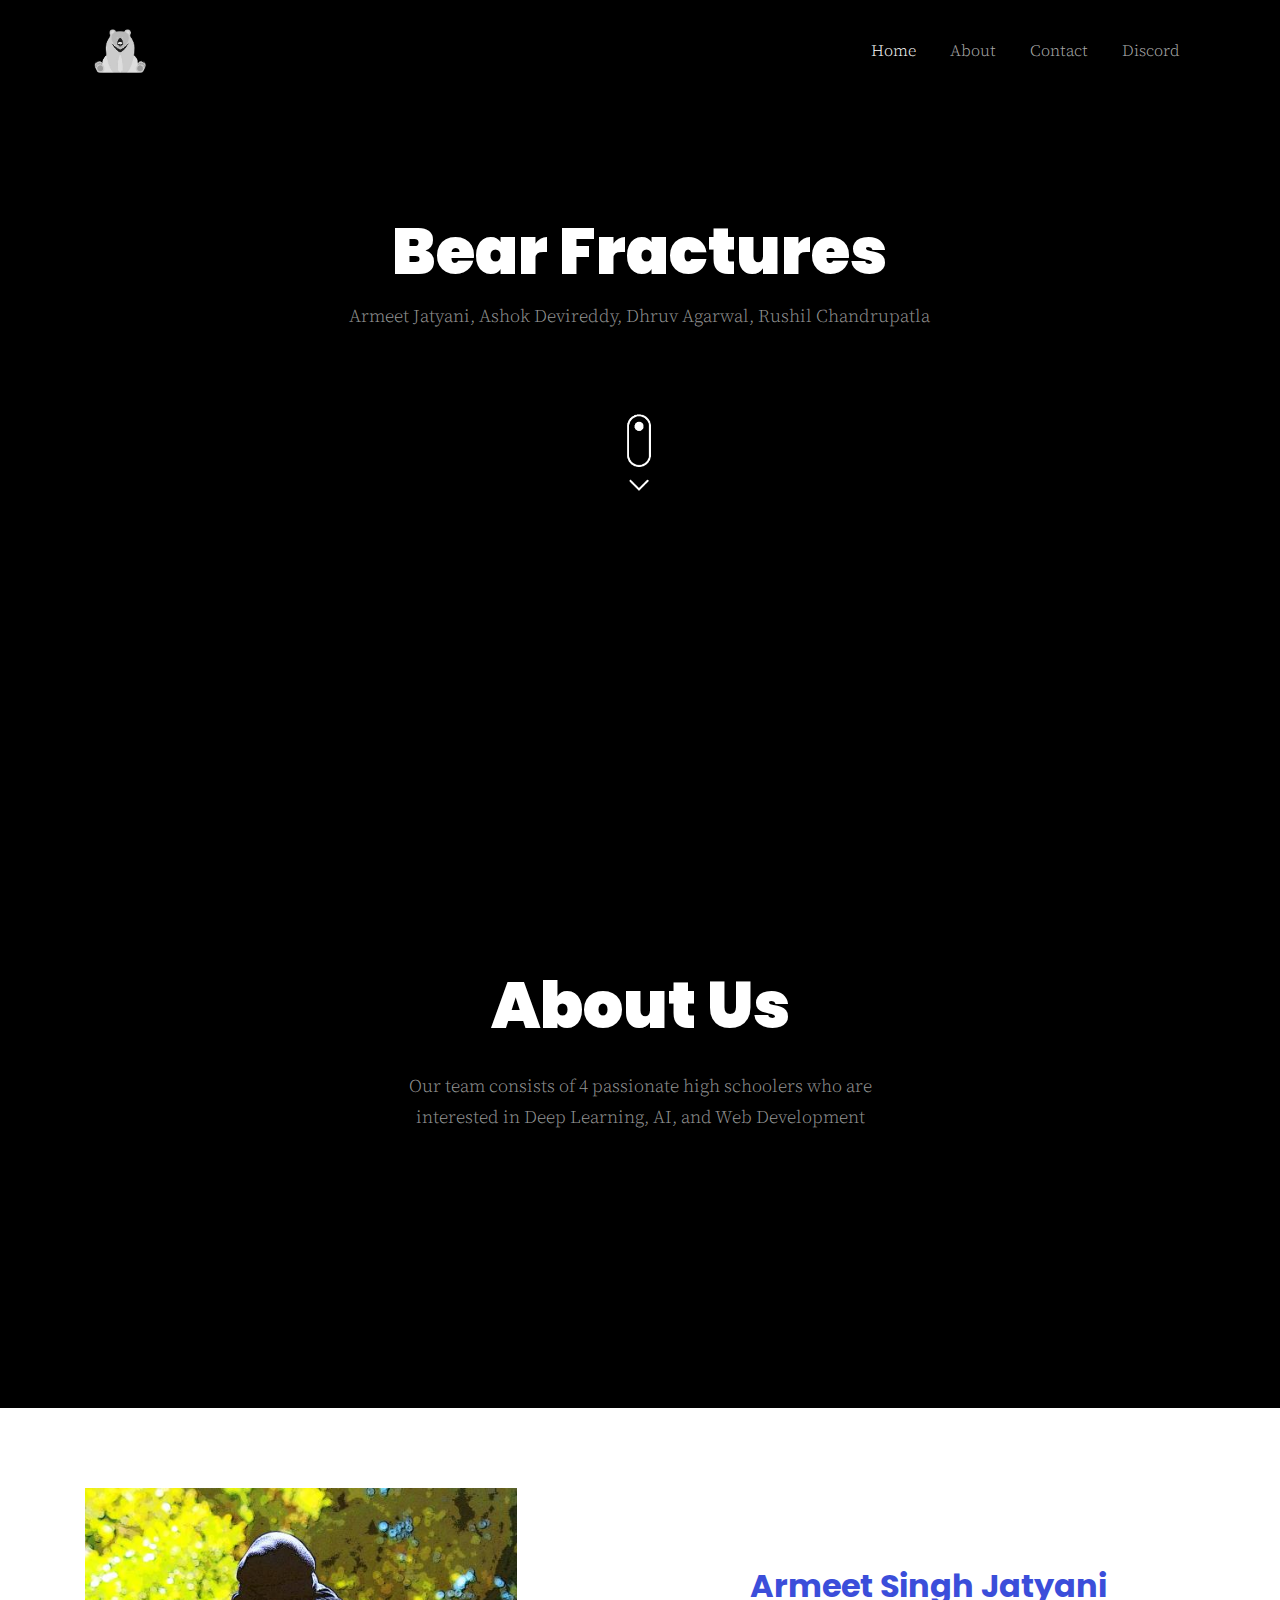
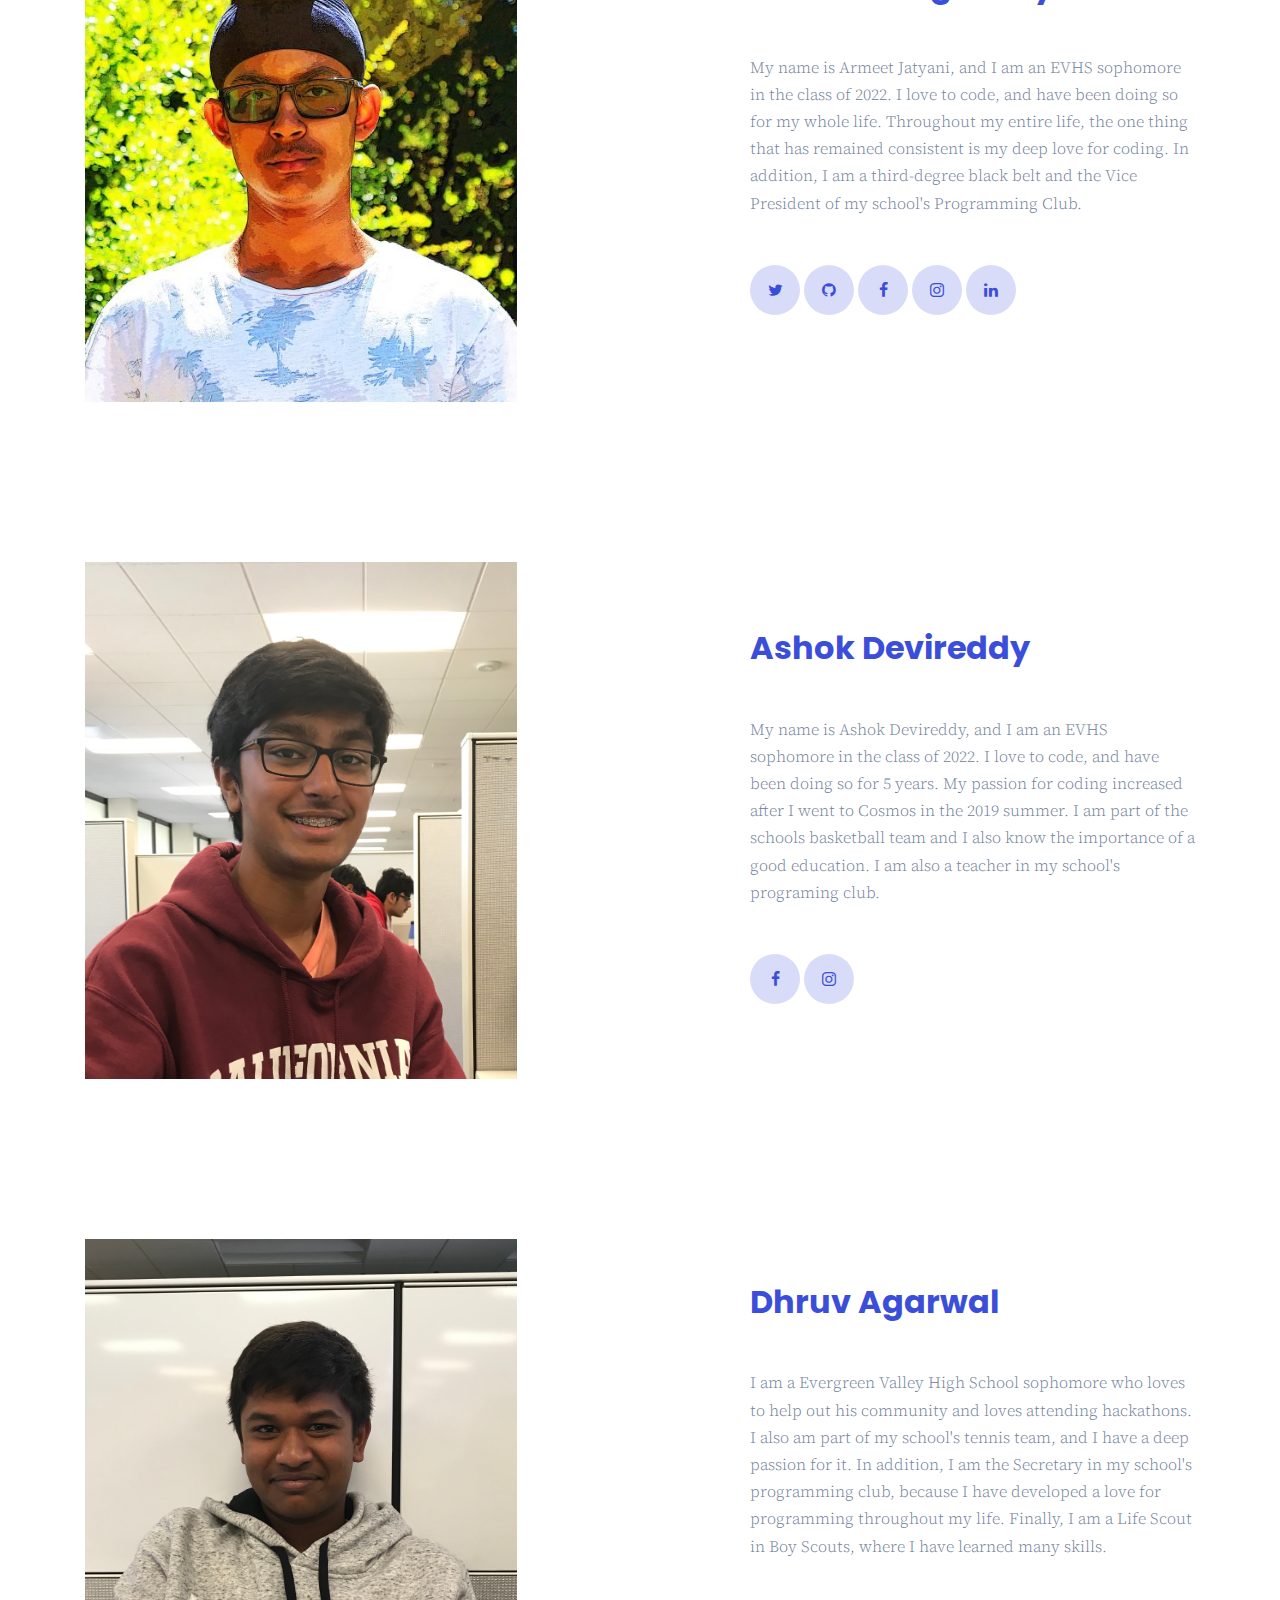
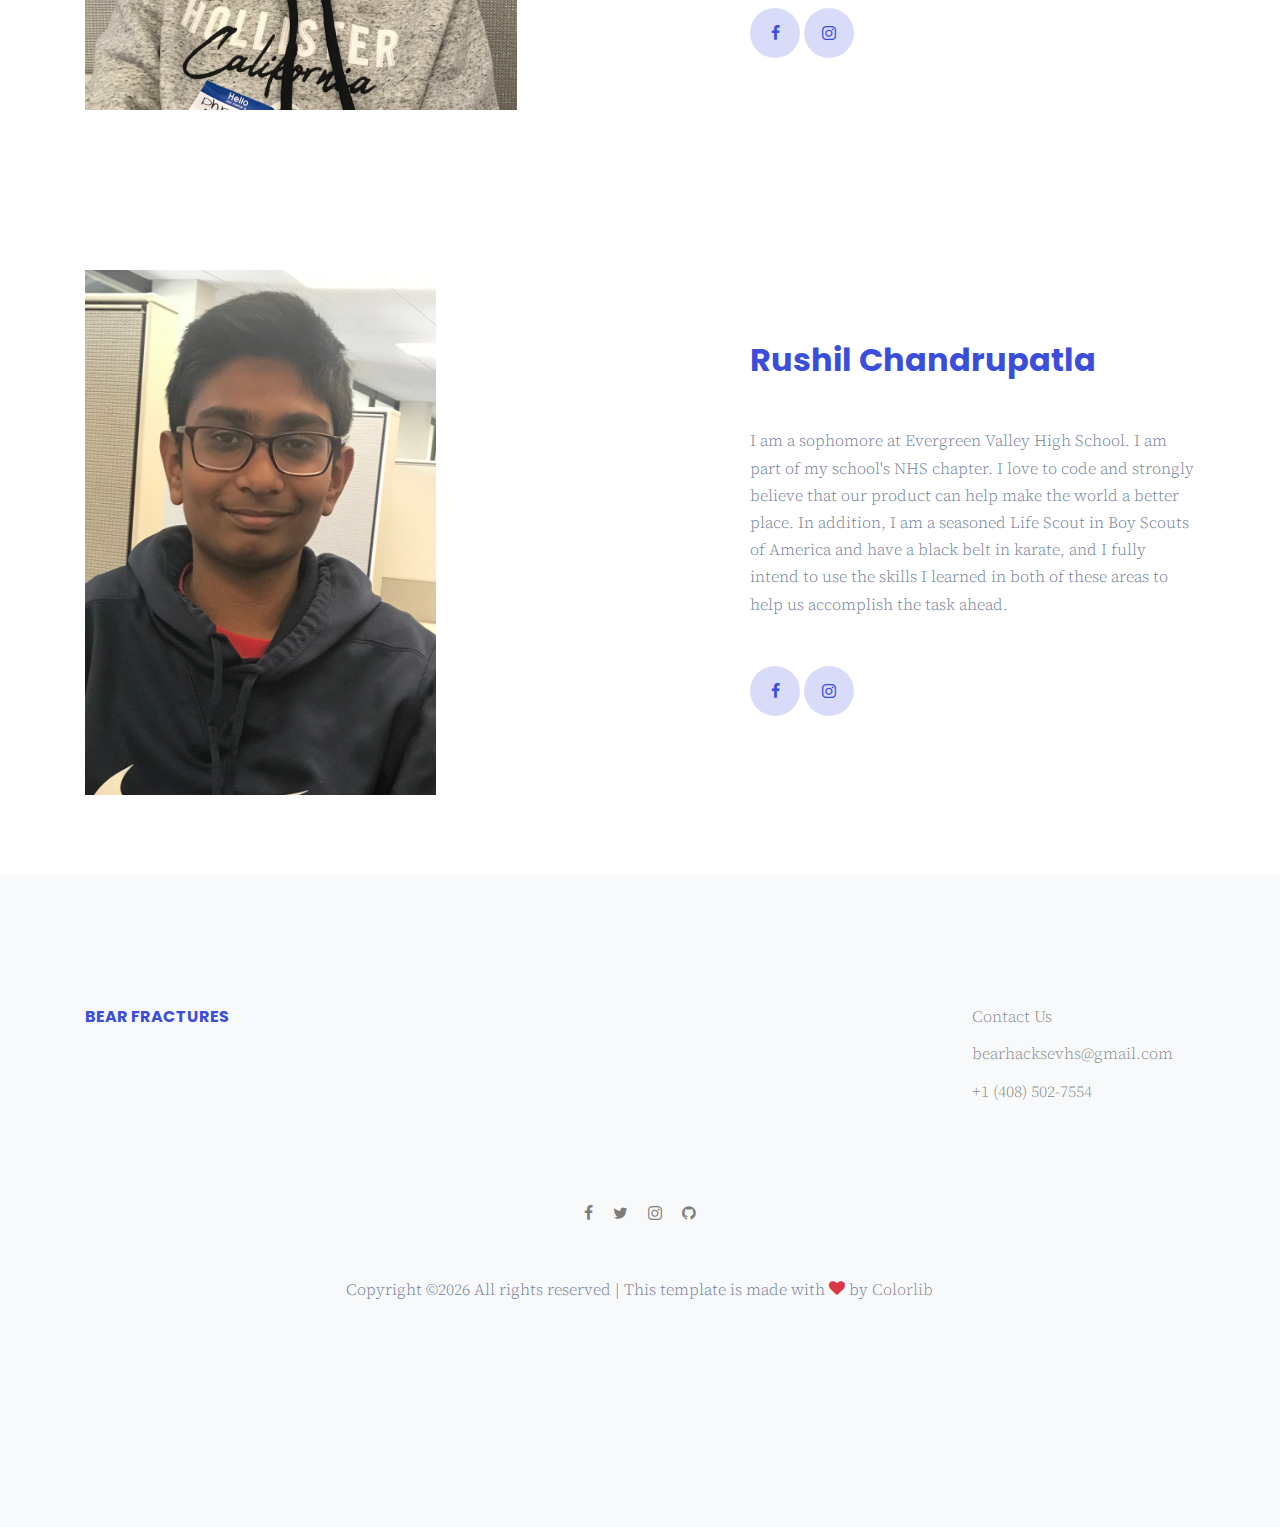
<file: docs/index.html>
<!doctype html>
<html lang="en">

  <head>
    <title>Bear Fractures | Home</title>
    <link rel="icon" type = "image/png" href="./assets/inverted_logo_cut.png">
    <meta charset="utf-8">
    <meta name="viewport" content="width=device-width, initial-scale=1, shrink-to-fit=no">

    <link href="https://fonts.googleapis.com/css?family=Poppins:400,900|Source+Serif+Pro&display=swap" rel="stylesheet">

    <link rel="stylesheet" href="fonts/icomoon/style.css">

    <link rel="stylesheet" href="css/bootstrap.min.css">
    <link rel="stylesheet" href="css/bootstrap-datepicker.css">
    <link rel="stylesheet" href="css/jquery.fancybox.min.css">
    <link rel="stylesheet" href="css/owl.carousel.min.css">
    <link rel="stylesheet" href="css/owl.theme.default.min.css">
    <link rel="stylesheet" href="fonts/flaticon/font/flaticon.css">
    <link rel="stylesheet" href="css/aos.css">

    <!-- MAIN CSS -->
    <link rel="stylesheet" href="css/style.css">

  </head>

  <body data-spy="scroll" data-target=".site-navbar-target" data-offset="300">

    
    <div class="site-wrap" id="home-section">

      <div class="site-mobile-menu site-navbar-target">
        <div class="site-mobile-menu-header">
          <div class="site-mobile-menu-close mt-3">
            <span class="icon-close2 js-menu-toggle"></span>
          </div>
        </div>
        <div class="site-mobile-menu-body"></div>
      </div>



      <header class="site-navbar site-navbar-target" role="banner">

        <div class="container">
          <div class="row align-items-center position-relative">

            <div class="col-3">
              <div class="site-logo">
                <a href="index.html" class="font-weight-bold"><img src = "./assets/inverted_logo_cut.png" width = 70px height = 70px></img></a>
              </div>
            </div>

            <div class="col-9  text-right">
              

              <span class="d-inline-block d-lg-none"><a href="#" class="text-primary site-menu-toggle js-menu-toggle py-5"><span class="icon-menu h3 text-primary"></span></a></span>

              

              <nav class="site-navigation text-right ml-auto d-none d-lg-block" role="navigation">
                <ul class="site-menu main-menu js-clone-nav ml-auto ">
                  <li class="active"><a href="index.html" class="nav-link">Home</a></li>
                  <li><a href="index.html#about" class="nav-link">About</a></li>
                  <li><a href="contact.html" class="nav-link">Contact</a></li>
                  <li><a target = "blank" href="https://discord.gg/yDC559H" class="nav-link">Discord</a></li>
                  
                </ul>
              </nav>
            </div>

            
          </div>
        </div>

      </header>

    
    <div class="site-section-cover">
      <div class="container">
        <div class="row align-items-center text-center justify-content-center">
          <div class="col-lg-10">
            <h1 class="text-white mb-2">Bear Fractures</h1>
            <p class="lead">Armeet Jatyani, Ashok Devireddy, Dhruv Agarwal, Rushil Chandrupatla</p>
            <br><br>
            <a href = "#about"><img width = 10% src = "images/scroll-down-downloaded.gif"></a>
          </div>
        </div>
      </div>
    </div>
    <div>
        <div class="container">
          <div class="row align-items-center text-center justify-content-center">
            <div class="col-lg-10">
              
            </div>
          </div>
        </div>
      </div>

    <div id = "about"  class="site-section-cover">
      <div class="container">
        <div class="row align-items-center text-center justify-content-center">
          <div class="col-lg-6">
            <h1 class="text-white mb-4">About Us</h1>
            <p class="lead">Our team consists of 4 passionate high schoolers who are interested in Deep Learning, AI, and Web Development</p>
          </div>
        </div>  
      </div>
    </div>


    <div class="site-section about-me">
     <div class="container">
       <div class="row align-items-center">
         <div class="col-md-6 mb-5 mb-md-0">
           <img src="images/armeet.jpg" alt="Image" class="img-fluid" style ="width: 80%">
         </div>
         <div class="col-md-5 ml-auto">
           <h2 class="text-primary mb-5 font-weight-bold">Armeet Singh Jatyani</h2>
           
           <p>My name is Armeet Jatyani, and I am an EVHS sophomore in the class of 2022. I love to code, and have been doing so for my whole life. Throughout my entire life, the one thing that has remained consistent is my deep love for coding. In addition, I am a third-degree black belt and the Vice President of my school's Programming Club.
          </p>
           

           <div class="social_29128 mt-5">
            <a target = "blank" href="https://twitter.com/xarmeetx"><span class="icon-twitter"></span></a>  
            <a target = "blank" href="https://github.com/xarmeetx"><span class="icon-github"></span></a>  
            <a target = "blank" href="https://www.facebook.com/xarmeetx"><span class="icon-facebook"></span></a>  
            <a target = "blank" href="https://www.instagram.com/xarmeetx/"><span class="icon-instagram"></span></a> 
            <a target = "blank" href="https://www.linkedin.com/in/armeet-jatyani-8a8096108/"><span class="icon-linkedin"></span></a>  
           </div>
           
         </div>
       </div>
     </div>
   </div>
   <div class="site-section about-me">
    <div class="container">
      <div class="row align-items-center">
        <div class="col-md-6 mb-5 mb-md-0">
          <img src="images/ashok.jpg" alt="Image" class="img-fluid" style ="width:80%">
        </div>
        <div class="col-md-5 ml-auto">
          <h2 class="text-primary mb-5 font-weight-bold">Ashok Devireddy</h2>
          
          <p>My name is Ashok Devireddy, and I am an EVHS sophomore in the class of 2022. I love to code, and have been doing so for 5 years. My passion for coding increased after I went to Cosmos in the 2019 summer. I am part of the schools basketball team and I also know the importance of a good education. I am also a teacher in my school's programing club.
         </p>
          

          <div class="social_29128 mt-5">
          <a target = "blank" href="https://www.facebook.com/ashok.devireddy.564"><span class="icon-facebook"></span></a>
          <a target = "blank" href="https://www.instagram.com/ashokdr444/"><span class="icon-instagram"></span></a>
          </div>
          
        </div>
      </div>
    </div>
  </div>
  <div class="site-section about-me">
    <div class="container">
      <div class="row align-items-center">
        <div class="col-md-6 mb-5 mb-md-0">
          <img src="images/dhruv.jpg" alt="Image" class="img-fluid" style ="width:80%">
        </div>
        <div class="col-md-5 ml-auto">
          <h2 class="text-primary mb-5 font-weight-bold">Dhruv Agarwal</h2>
          
          <p>I am a Evergreen Valley High School sophomore who loves to help out his community and loves attending hackathons. I also am part of my school's tennis team, and I have a deep passion for it. In addition, I am the Secretary in my school's programming club, because I have developed a love for programming throughout my life. Finally, I am a Life Scout in Boy Scouts, where I have learned many skills.
         </p>
          

          <div class="social_29128 mt-5">
           
            <a target = "blank" href="https://www.facebook.com/profile.php?id=100028397885388"><span class="icon-facebook"></span></a>
            <a target = "blank" href="https://www.instagram.com/dhruvagarwal112/"><span class="icon-instagram"></span></a> 
          </div>
          
        </div>
      </div>
    </div>
  </div>
  <div class="site-section about-me">
    <div class="container">
      <div class="row align-items-center">
        <div class="col-md-6 mb-5 mb-md-0">
          <img src="images/rushil.jpg" alt="Image" class="img-fluid" style="width:65%">
        </div>
        <div class="col-md-5 ml-auto">
          <h2 class="text-primary mb-5 font-weight-bold">Rushil Chandrupatla</h2>
          
          <p>I am a sophomore at Evergreen Valley High School. I am part of my school's NHS chapter. I love to code and strongly believe that our product can help make the world a better place. In addition, I am a seasoned Life Scout in Boy Scouts of America and have a black belt in karate, and I fully intend to use the skills I learned in both of these areas to help us accomplish the task ahead.

         </p>
          

          <div class="social_29128 mt-5">
           <a target = "blank" href="https://www.facebook.com/rushil.chandrupatla.1"><span class="icon-facebook"></span></a>  
           <a target = "blank" href="https://www.instagram.com/rushilcs/"><span class="icon-instagram"></span></a>  
          </div>
          
        </div>
      </div>
    </div>
  </div>

    
    
  <div class="footer site-section bg-light">
    <div class="container">
      <div class="row">
        <div class="col-md-3">
          <div class="site-logo-footer">
            <a href="index.html">Bear Fractures</a>
          </div> 
        </div>
        <div class="col-md-8 ml-auto">
          <div class="row">
            <div class="col-md-4 ml-auto">
              <ul class="list-unstyled links">
                <li><a href="contact.html">Contact Us</a></li>
                <li><a href="mailto:bearhacksevhs@gmail.com">bearhacksevhs@gmail.com</a></li>
                <li><a href="#">+1 
                  ‪(408) 502-7554‬</a></li>
              </ul>
            </div>
          </div>
        </div>
      </div>
    </div>

    <div class="site-section">
      <div class="container">
        <div class="row mb-4 text-center">
          <div class="col">
            <a target = "blank" href="https://www.facebook.com/bear.hacks.39"><span class="m-2 icon-facebook"></span></a>
            <a target = "blank" href="https://twitter.com/BearHacks"><span class="m-2 icon-twitter"></span></a>
            <a target = "blank" href="https://www.instagram.com/bearhacksevhs/"><span class="m-2 icon-instagram"></span></a>
            <a target = "blank" href="https://github.com/BearHacks"><span class="m-2 icon-github"></span></a>
          </div>
        </div>
        <div class="row mt-5 justify-content-center">
          <div class="col-md-7 text-center">
            <p>
            <!-- Link back to Colorlib can't be removed. Template is licensed under CC BY 3.0. -->
            Copyright &copy;<script>document.write(new Date().getFullYear());</script> All rights reserved | This template is made with <i class="icon-heart text-danger" aria-hidden="true"></i> by <a href="https://colorlib.com" target="_blank" >Colorlib</a>
            <!-- Link back to Colorlib can't be removed. Template is licensed under CC BY 3.0. -->
            </p>
          </div>
        </div>
      </div>
    </div>

    

    </div>

    <script src="js/jquery-3.3.1.min.js"></script>
    <script src="js/jquery-migrate-3.0.0.js"></script>
    <script src="js/popper.min.js"></script>
    <script src="js/bootstrap.min.js"></script>
    <script src="js/owl.carousel.min.js"></script>
    <script src="js/jquery.sticky.js"></script>
    <script src="js/jquery.waypoints.min.js"></script>
    <script src="js/jquery.animateNumber.min.js"></script>
    <script src="js/jquery.fancybox.min.js"></script>
    <script src="js/jquery.stellar.min.js"></script>
    <script src="js/jquery.easing.1.3.js"></script>
    <script src="js/bootstrap-datepicker.min.js"></script>
    <script src="js/isotope.pkgd.min.js"></script>
    <script src="js/aos.js"></script>
  

    <script src="js/typed.js"></script>
            <script>
            var typed = new Typed('.typed-words', {
            strings: ["Business"," Startups"," Organization", " Company"],
            typeSpeed: 80,
            backSpeed: 80,
            backDelay: 4000,
            startDelay: 1000,
            loop: true,
            showCursor: true
            });
            </script>


    <script src="js/main.js"></script>

  </body>

</html>
</file>
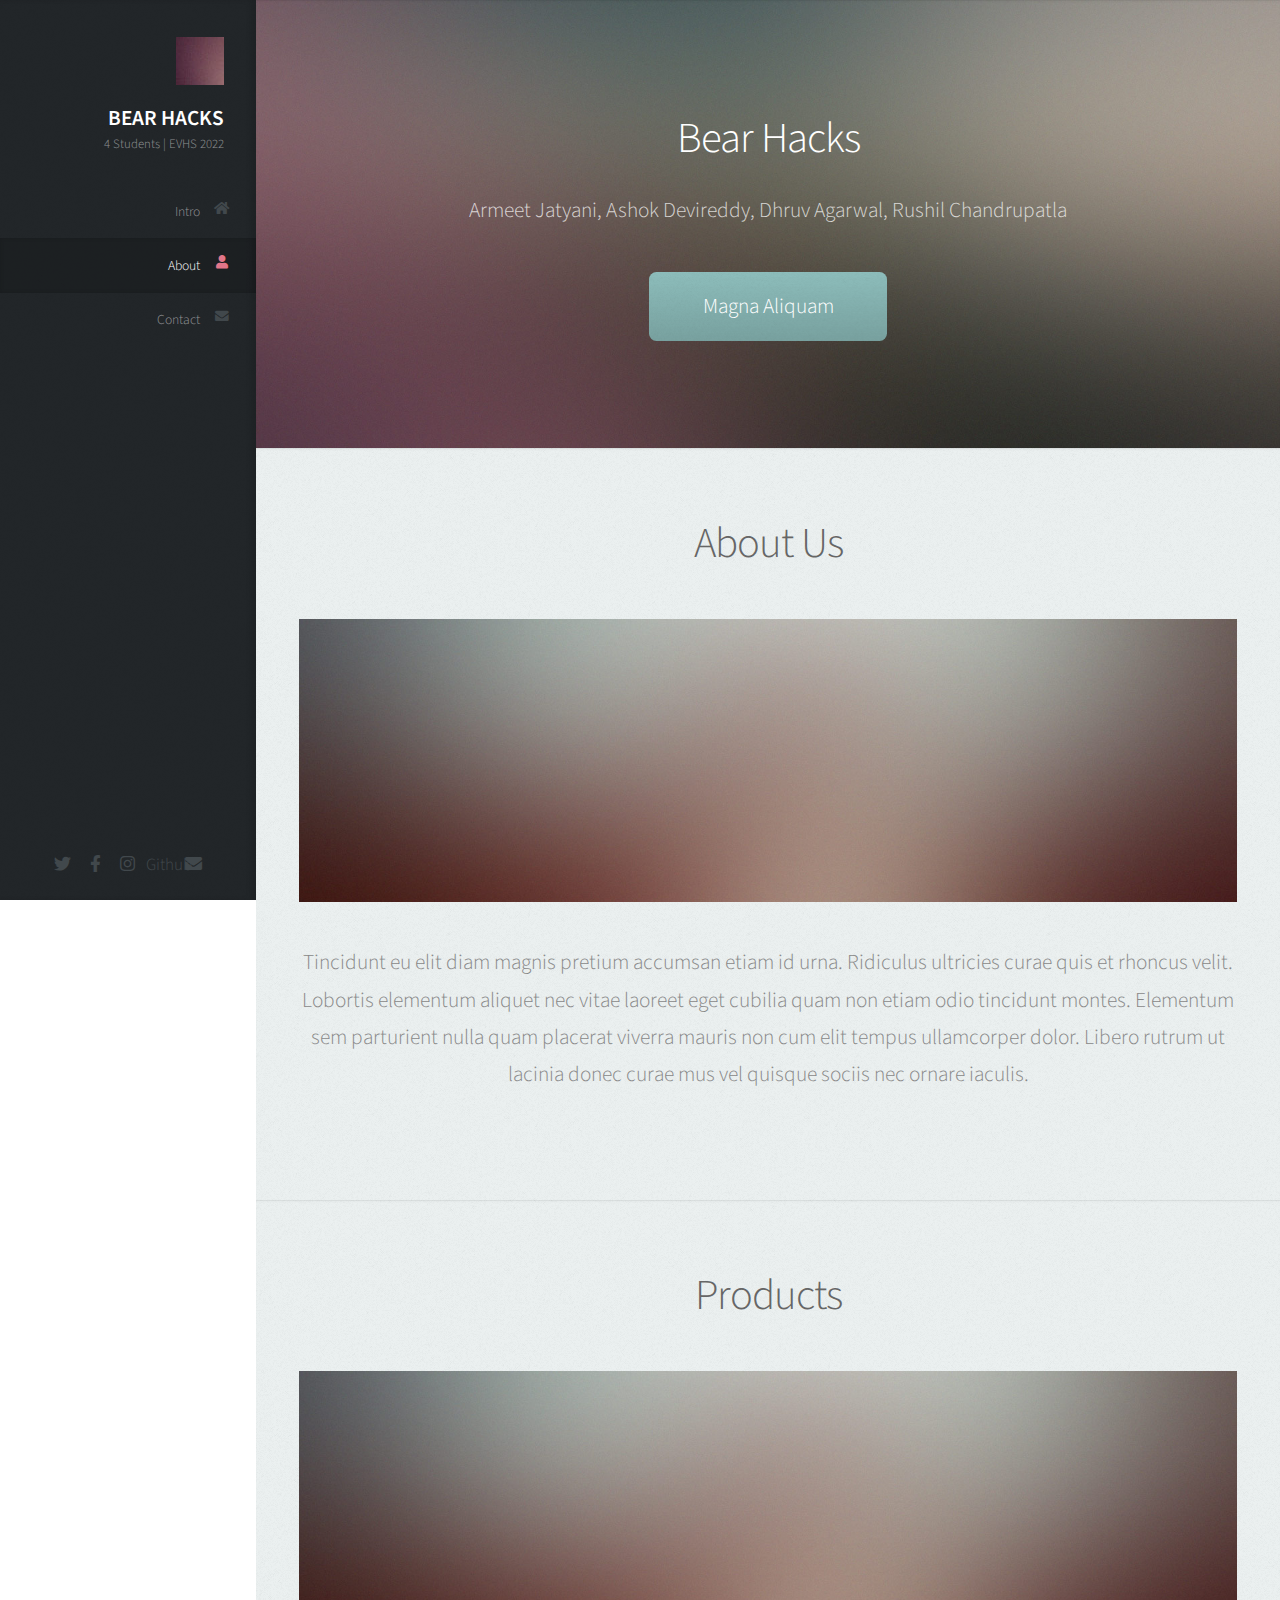
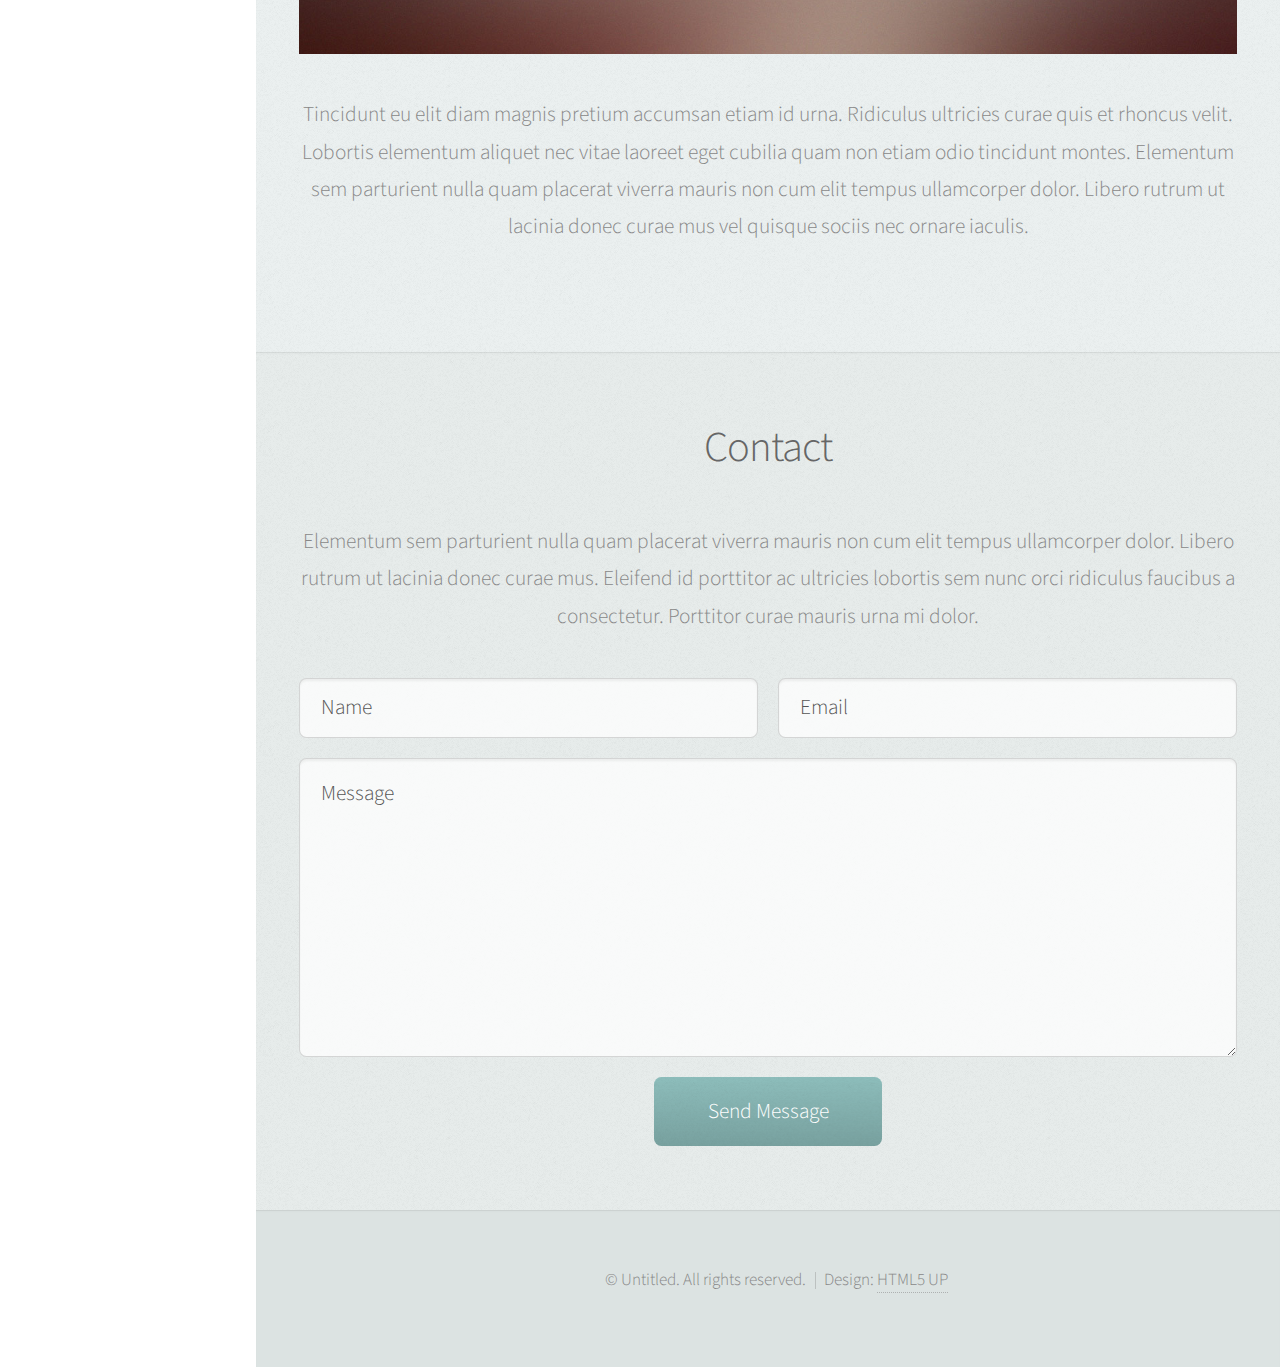
<file: docs3/index.html>
<!DOCTYPE HTML>
<html>
	<head>
		<title>BEAR HACKS</title>
		<meta charset="utf-8" />
		<meta name="viewport" content="width=device-width, initial-scale=1, user-scal1le=no" />
		<link rel="stylesheet" href="assets/css/main.css" />
	</head>
	<body class="is-preload">

		<!-- Header -->
			<div id="header">

				<div class="top">

					<!-- Logo -->
						<div id="logo">
							<span class="image avatar48"><img src="images/avatar.jpg" alt="" /></span>
							<h1 id="title">BEAR HACKS</h1>
							<p>4 Students | EVHS 2022</p>
						</div>

					<!-- Nav -->
						<nav id="nav">
							<ul>
								<li><a href="#top" id="top-link"><span class="icon solid fa-home">Intro</span></a></li>
								<li><a href="#about" id="about-link"><span class="icon solid fa-user">About</span></a></li>
								<li><a href="#contact" id="contact-link"><span class="icon solid fa-envelope">Contact</span></a></li>
							</ul>
						</nav>

				</div>

				<div class="bottom">

					<!-- Social Icons -->
						<ul class="icons">
							<li><a target = "_blank" href="https://twitter.com/bearhacks" target = "_blank" class="icon brands fa-twitter"><span class="label">Twitter</span></a></li>
							<li><a href="https://www.facebook.com/bear.hacks.39" target = "_blank" class="icon brands fa-facebook-f"><span class="label">Facebook</span></a></li>
							<li><a href="#" target = "_blank" class="icon brands fa-instagram"><span class="label">Instagram</span></a></li>
							<li><a href="#" target = "_blank" class="icon brands fa-github><span class="label">Github</span></a></li>
							<li><a href="https://mail.google.com/mail/u/0/#inbox?compose=CllgCJvlHdxFLqWnvBfncJMKQJRnckMRnTcHpVmGkBCQslhstPZXvjMzKxSjJMkqQdnhhzZVBdB" target = "_blank" class="icon solid fa-envelope"><span class="label">Email</span></a></li>
						</ul>

				</div>

			</div>

		<!-- Main -->
			<div id="main">

				<!-- Intro -->
					<section id="top" class="one dark cover">
						<div class="container">

							<header>
								<h2 class="alt"><strong>Bear Hacks</strong></h2>
								<p>Armeet Jatyani, Ashok Devireddy, Dhruv Agarwal, Rushil Chandrupatla</p>
							</header>

							<footer>
								<a href="#portfolio" class="button scrolly">Magna Aliquam</a>
							</footer>

						</div>
					</section>


				<!-- About Me -->
					<section id="about" class="three">
						<div class="container">

							<header>
								<h2>About Us</h2>
							</header>

							<a href="#" class="image featured"><img src="images/pic08.jpg" alt="" /></a>

							<p>Tincidunt eu elit diam magnis pretium accumsan etiam id urna. Ridiculus
							ultricies curae quis et rhoncus velit. Lobortis elementum aliquet nec vitae
							laoreet eget cubilia quam non etiam odio tincidunt montes. Elementum sem
							parturient nulla quam placerat viverra mauris non cum elit tempus ullamcorper
							dolor. Libero rutrum ut lacinia donec curae mus vel quisque sociis nec
							ornare iaculis.</p>

						</div>
					</section>

					<section id="about" class="three">
						<div class="container">

							<header>
								<h2>Products</h2>
							</header>

							<a href="#" class="image featured"><img src="images/pic08.jpg" alt="" /></a>

							<p>Tincidunt eu elit diam magnis pretium accumsan etiam id urna. Ridiculus
							ultricies curae quis et rhoncus velit. Lobortis elementum aliquet nec vitae
							laoreet eget cubilia quam non etiam odio tincidunt montes. Elementum sem
							parturient nulla quam placerat viverra mauris non cum elit tempus ullamcorper
							dolor. Libero rutrum ut lacinia donec curae mus vel quisque sociis nec
							ornare iaculis.</p>

						</div>
					</section>
				<!-- Contact -->
					<section id="contact" class="four">
						<div class="container">

							<header>
								<h2>Contact</h2>
							</header>

							<p>Elementum sem parturient nulla quam placerat viverra
							mauris non cum elit tempus ullamcorper dolor. Libero rutrum ut lacinia
							donec curae mus. Eleifend id porttitor ac ultricies lobortis sem nunc
							orci ridiculus faucibus a consectetur. Porttitor curae mauris urna mi dolor.</p>

							<form method="post" action="#">
								<div class="row">
									<div class="col-6 col-12-mobile"><input type="text" name="name" placeholder="Name" /></div>
									<div class="col-6 col-12-mobile"><input type="text" name="email" placeholder="Email" /></div>
									<div class="col-12">
										<textarea name="message" placeholder="Message"></textarea>
									</div>
									<div class="col-12">
										<input type="submit" value="Send Message" />
									</div>
								</div>
							</form>

						</div>
					</section>

			</div>

		<!-- Footer -->
			<div id="footer">

				<!-- Copyright -->
					<ul class="copyright">
						<li>&copy; Untitled. All rights reserved.</li><li>Design: <a href="http://html5up.net">HTML5 UP</a></li>
					</ul>

			</div>

		<!-- Scripts -->
			<script src="assets/js/jquery.min.js"></script>
			<script src="assets/js/jquery.scrolly.min.js"></script>
			<script src="assets/js/jquery.scrollex.min.js"></script>
			<script src="assets/js/browser.min.js"></script>
			<script src="assets/js/breakpoints.min.js"></script>
			<script src="assets/js/util.js"></script>
			<script src="assets/js/main.js"></script>

	</body>
</html>
</file>
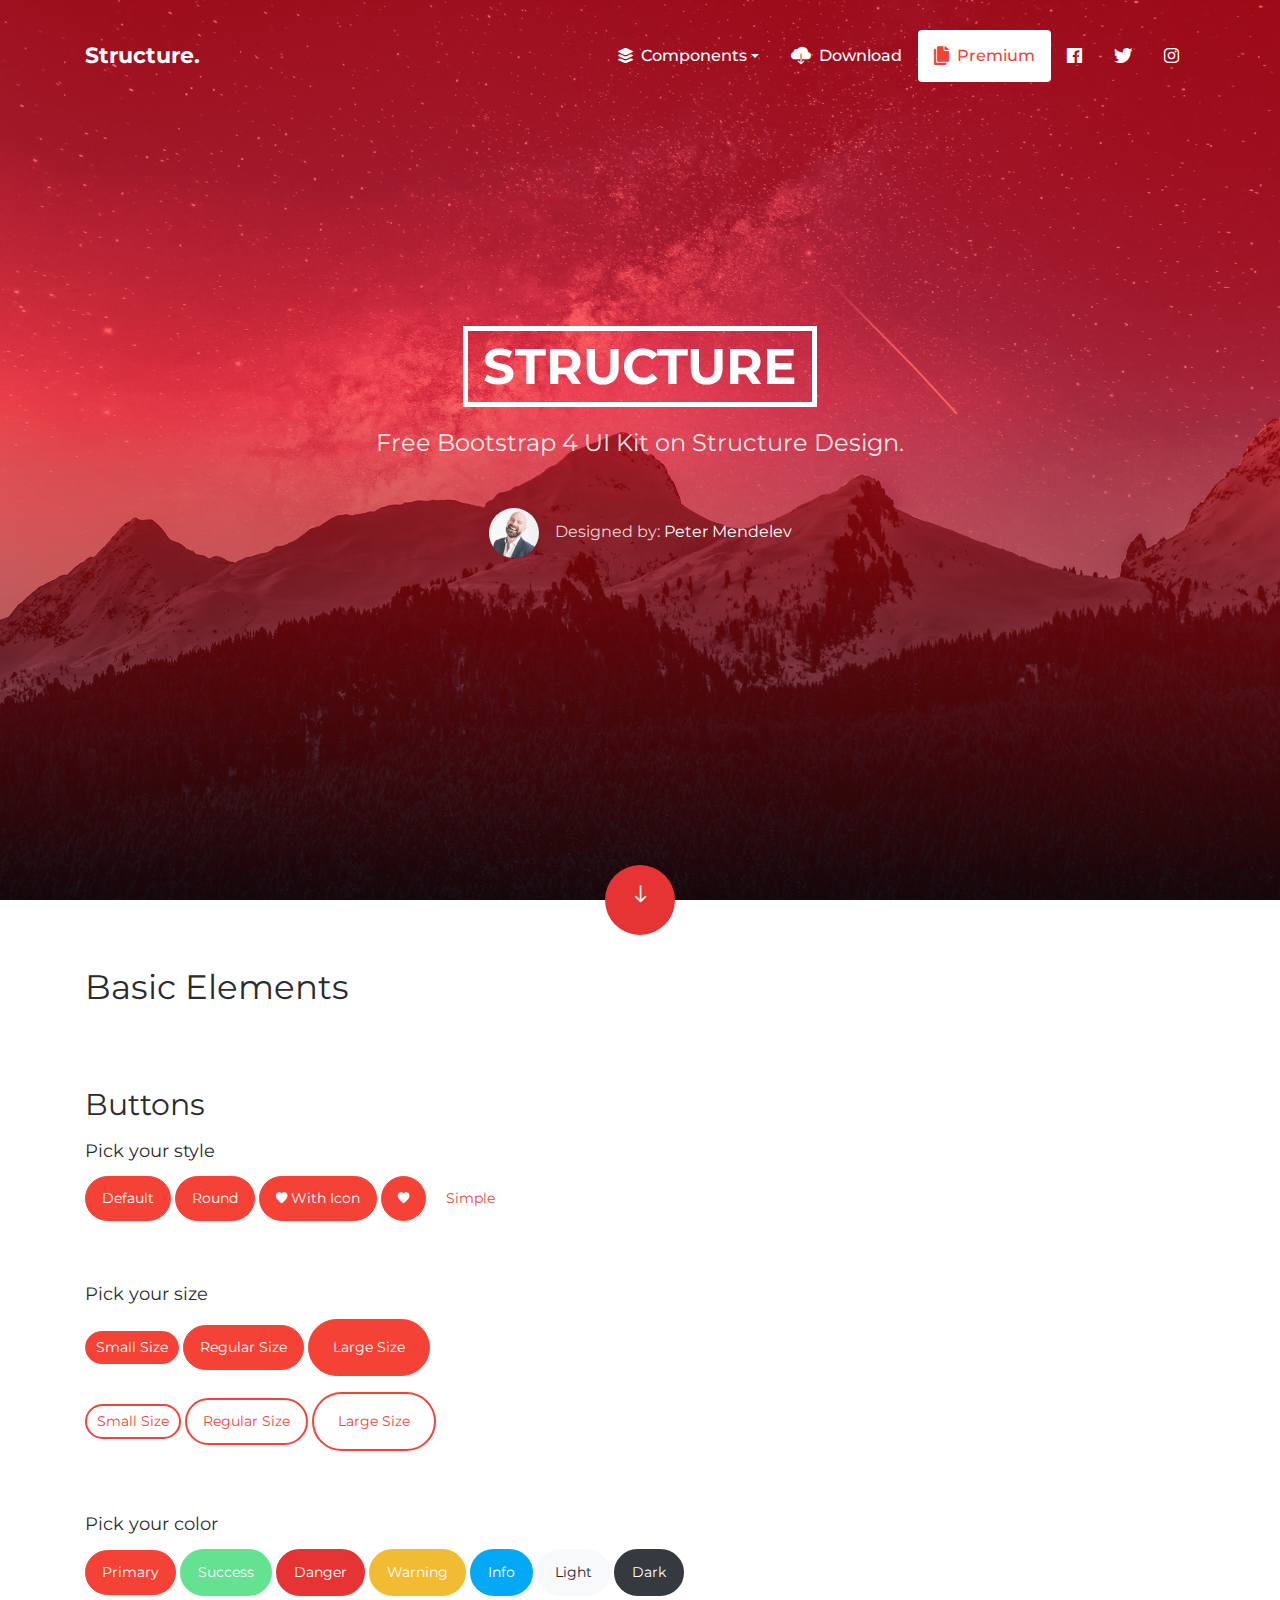
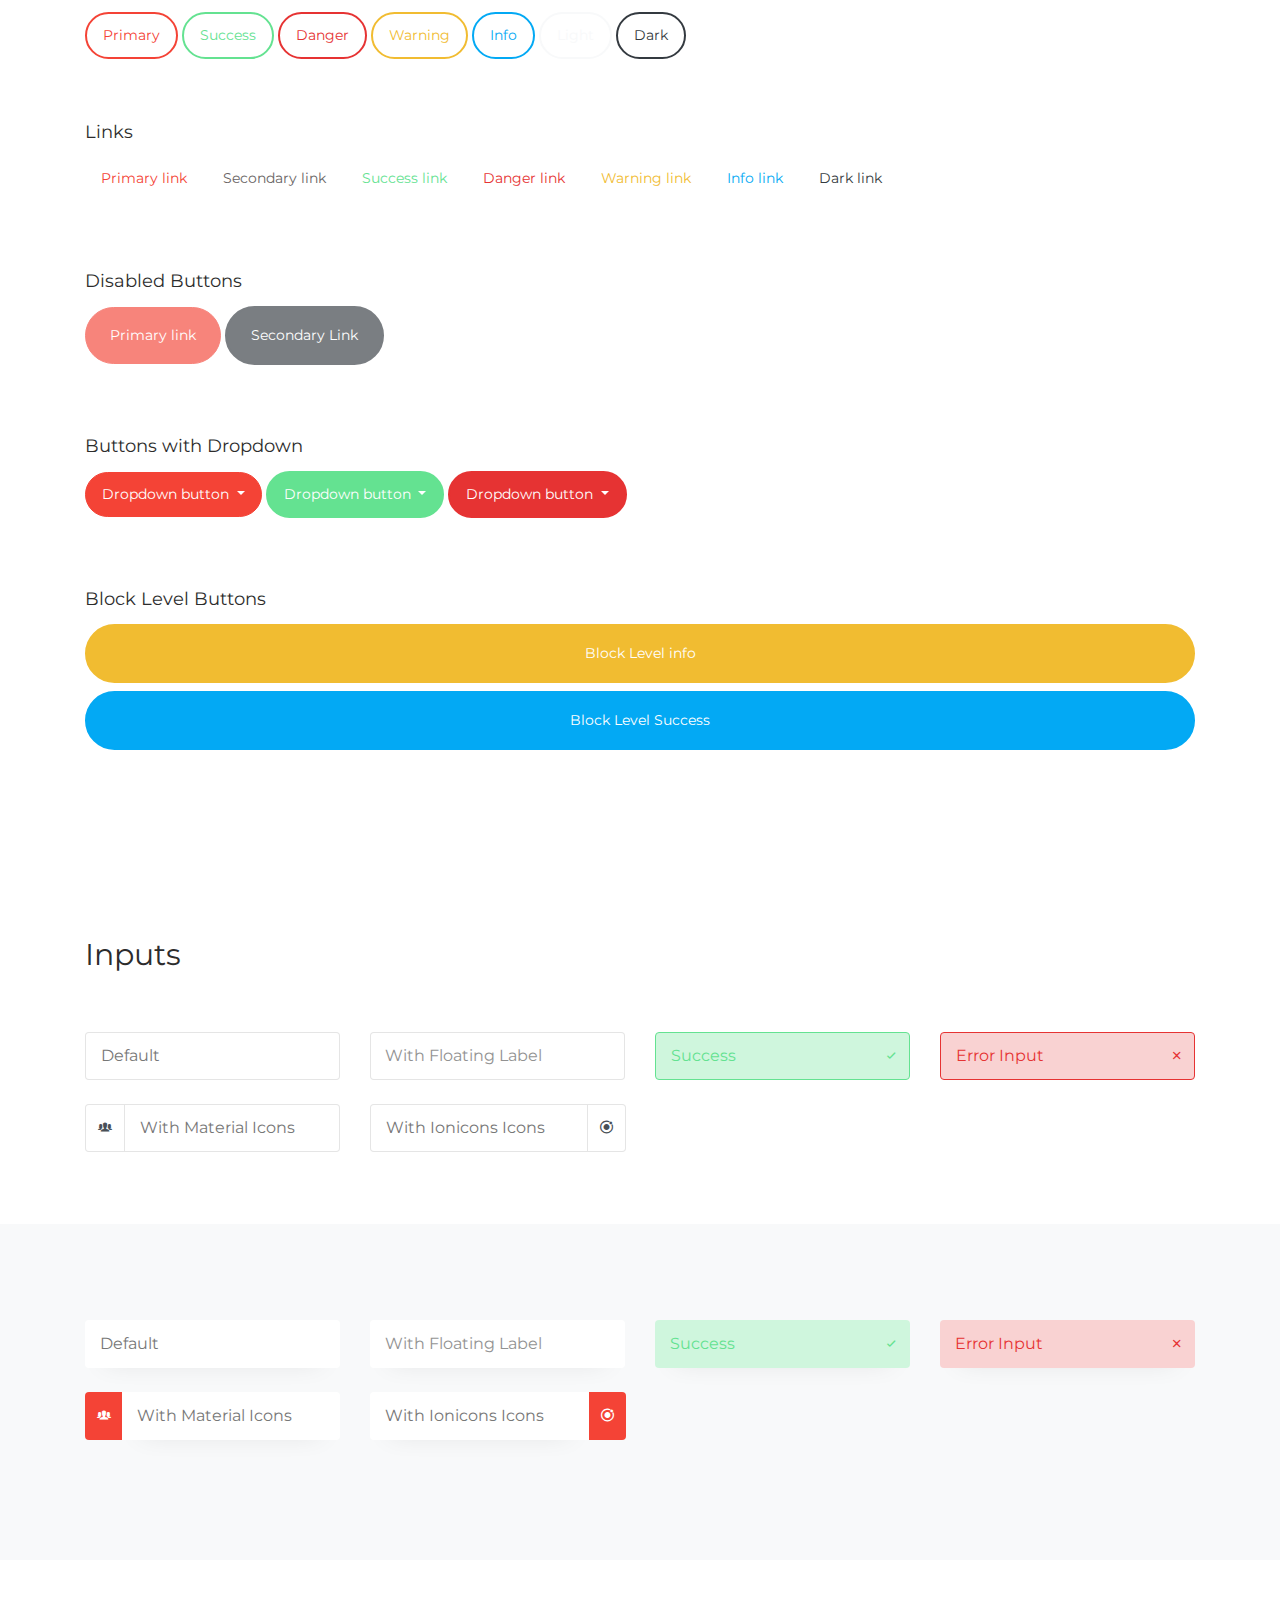
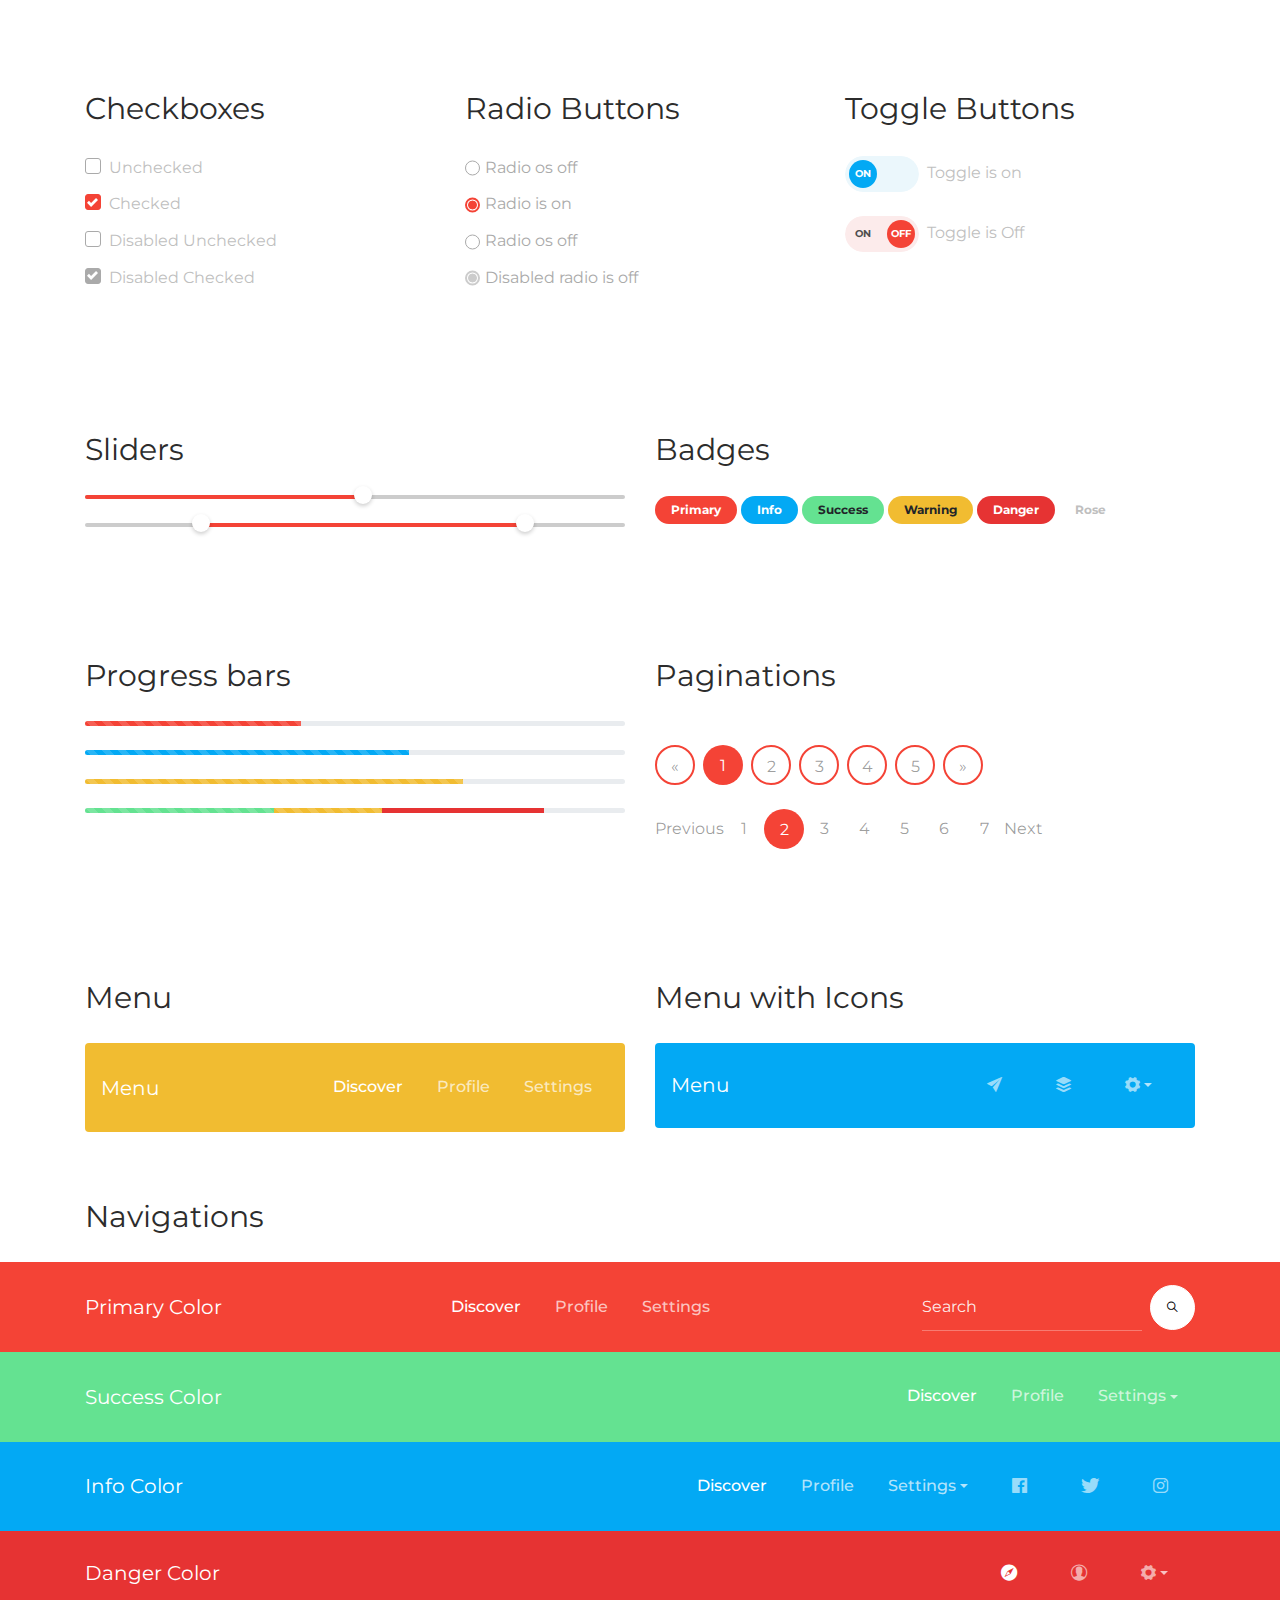
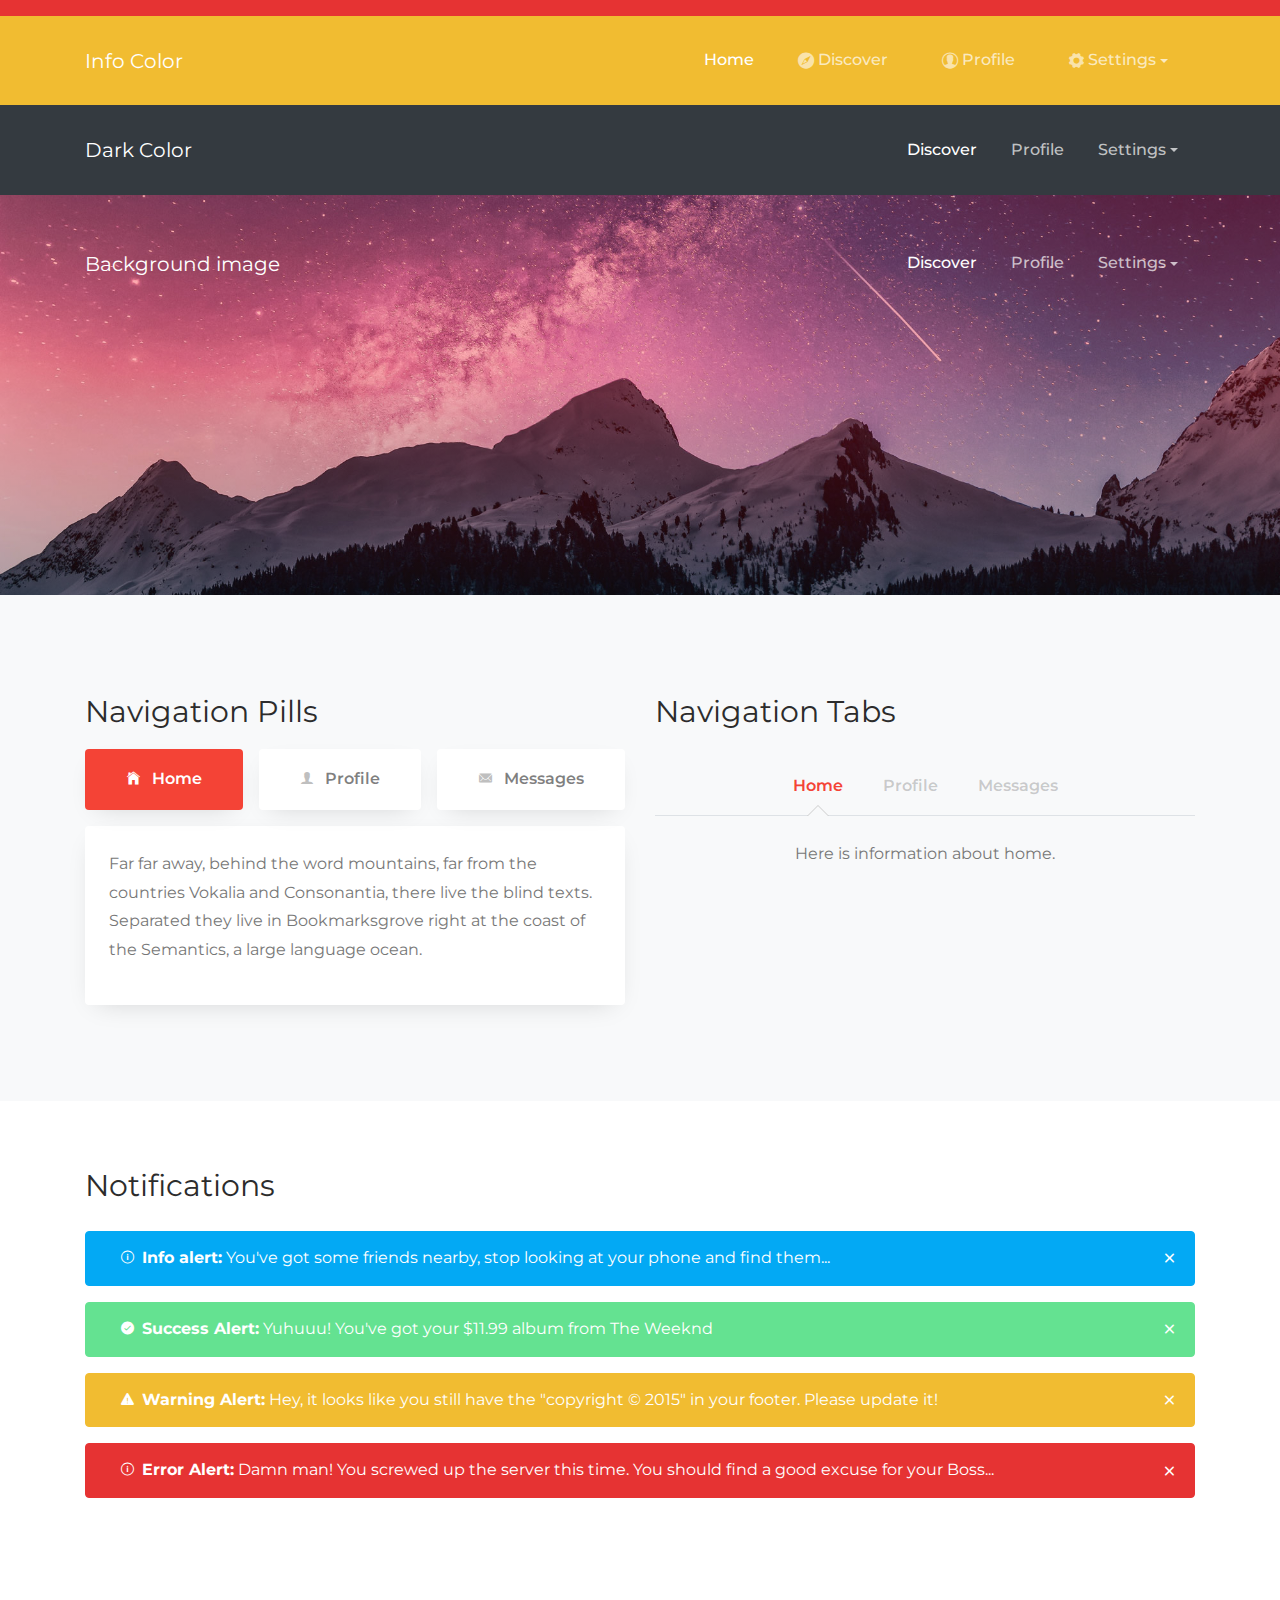
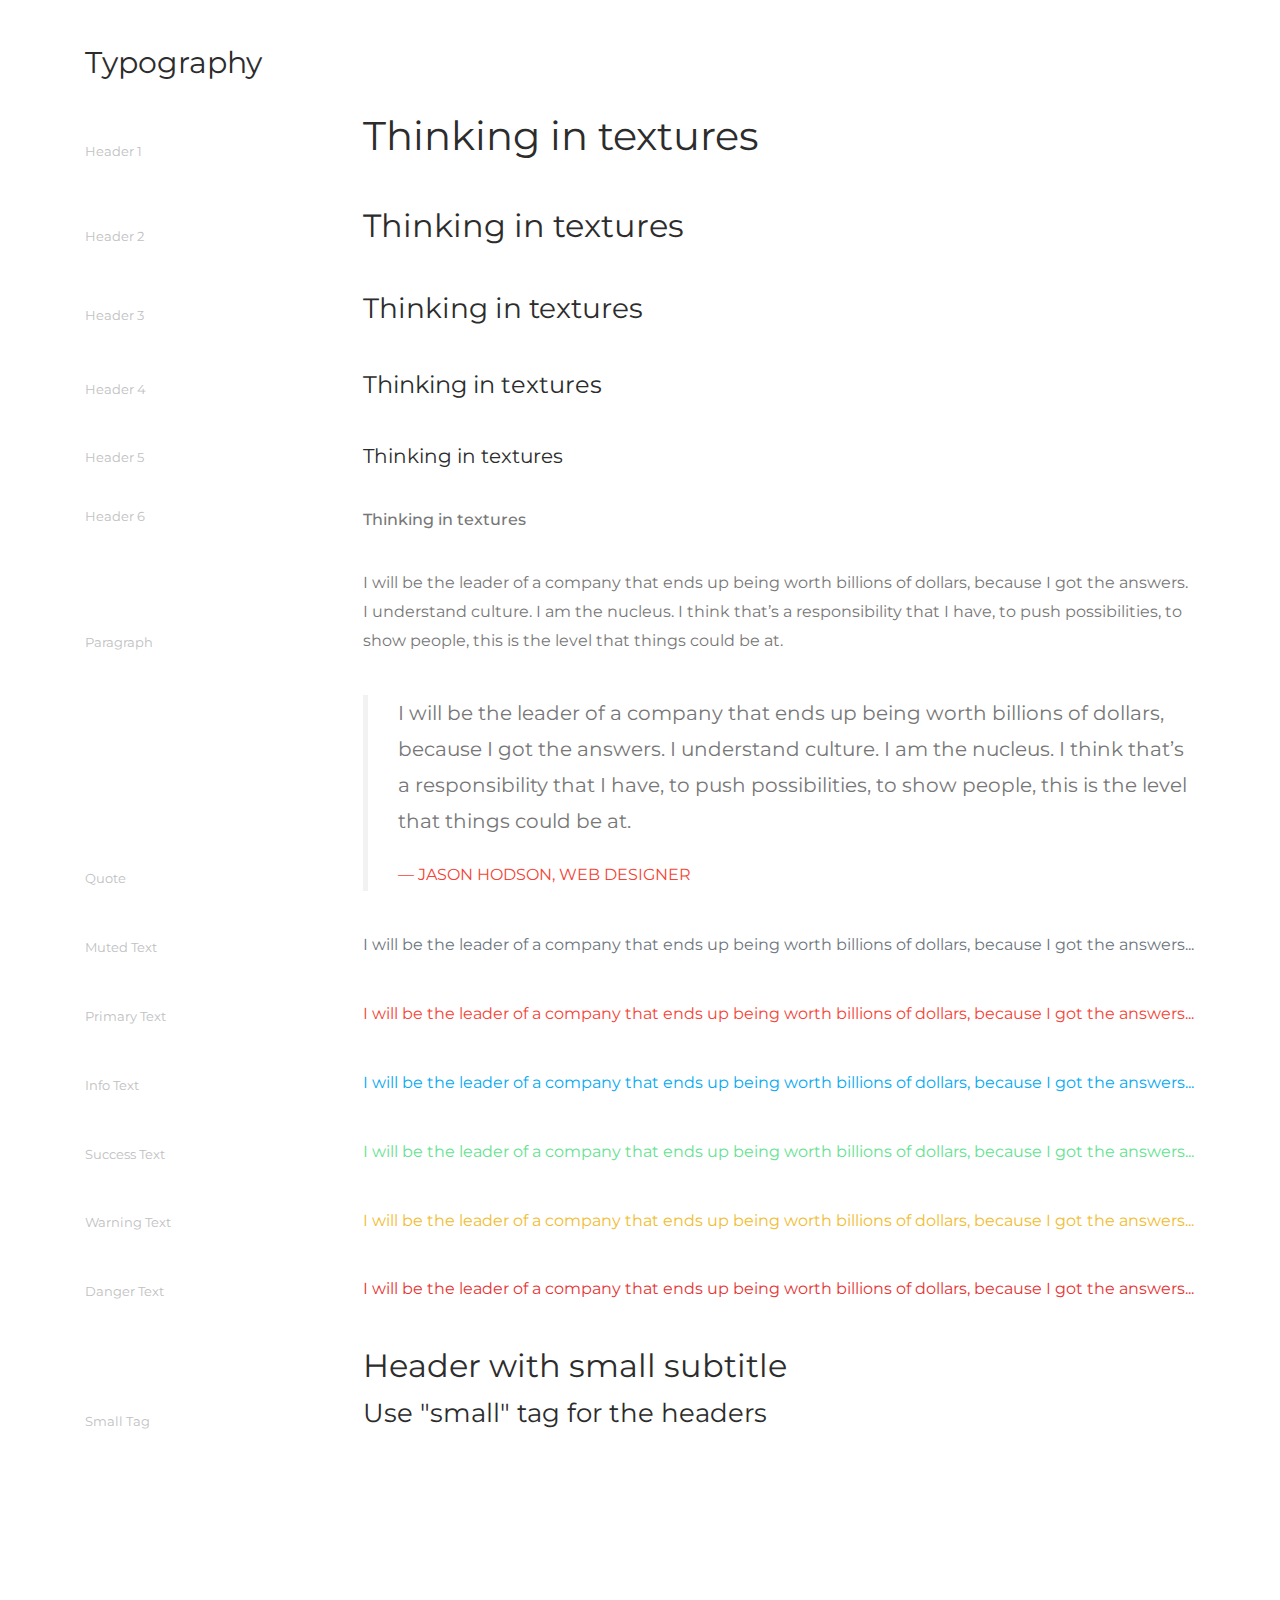
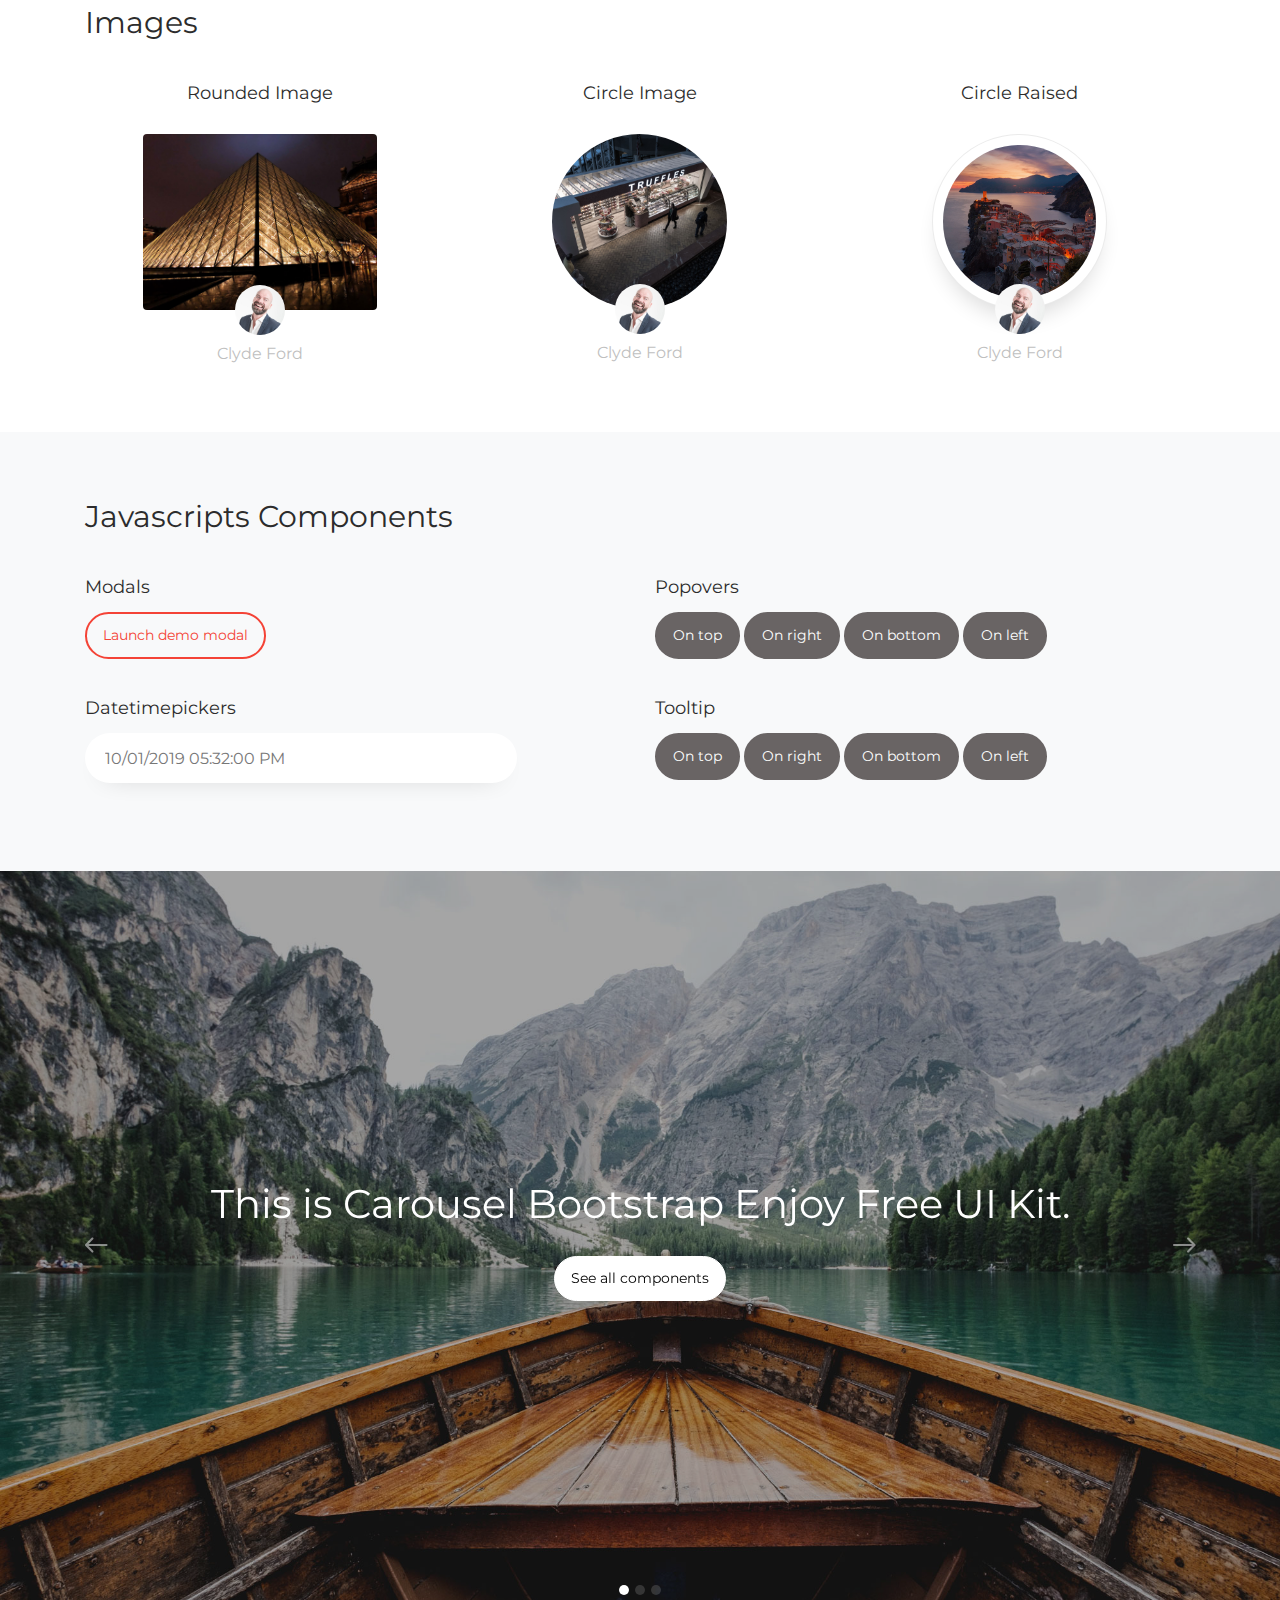
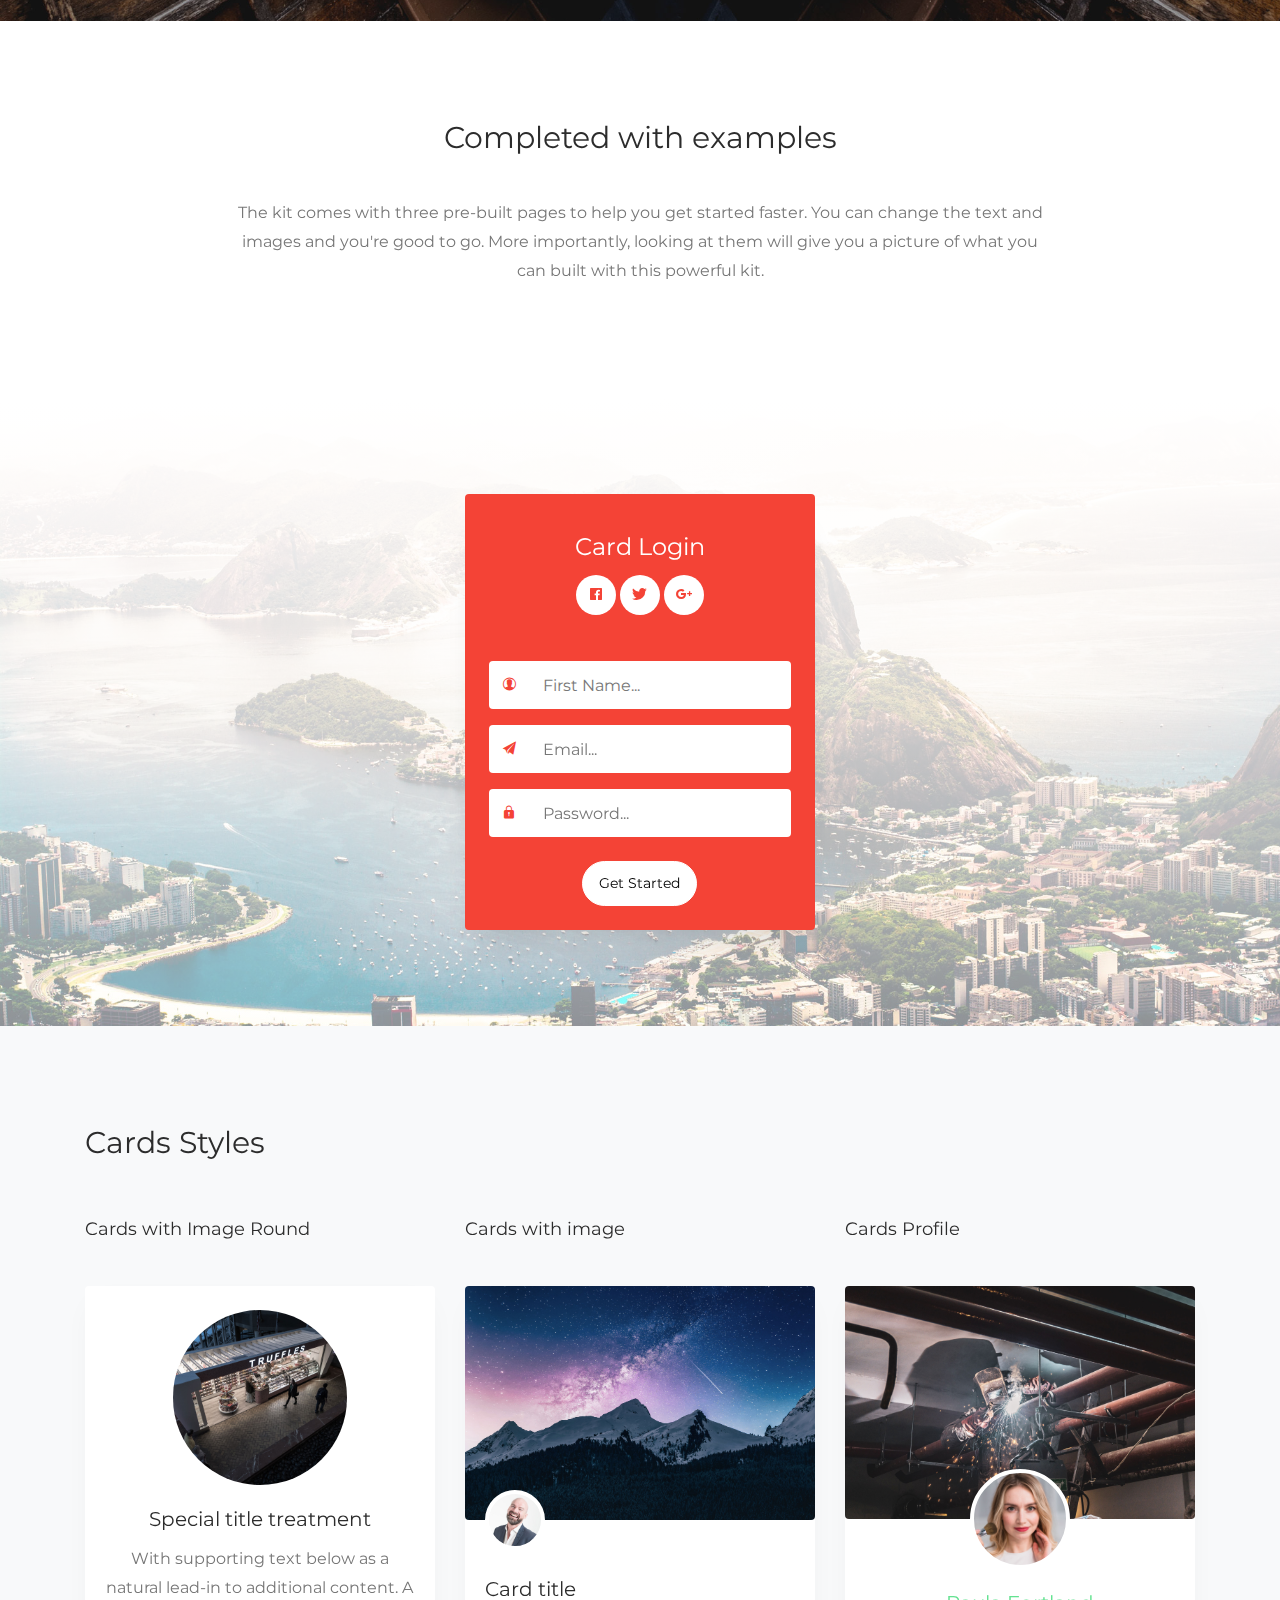
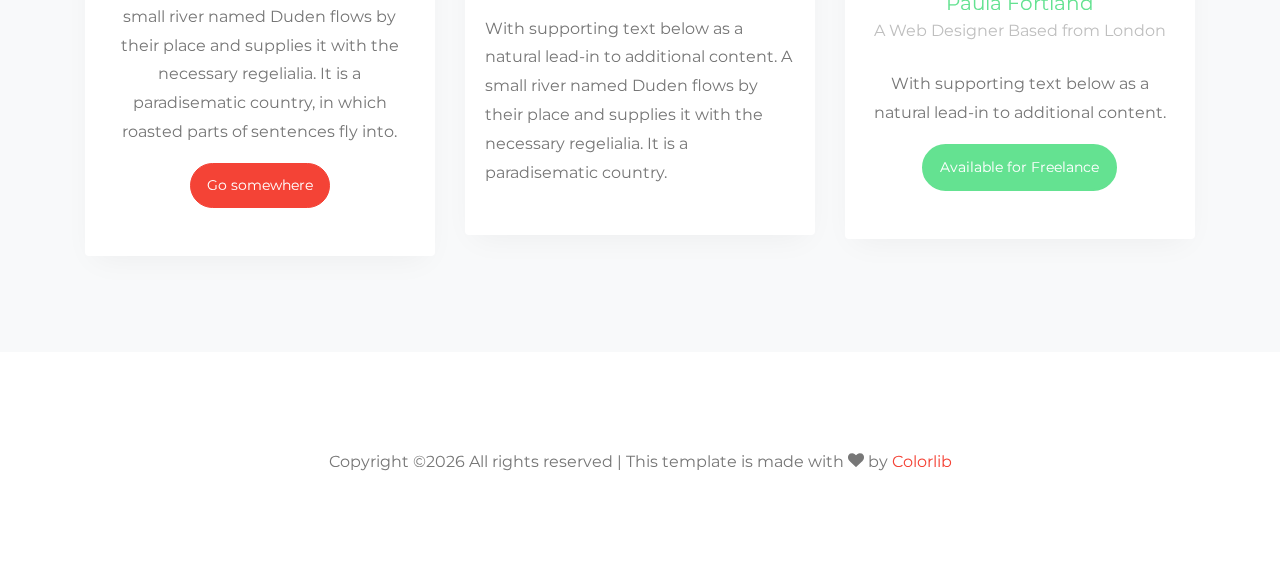
<file: website/structure/index.html>
<!DOCTYPE html>
<html lang="en">
  <head>
    <title>Structure - Free Bootstrap 4 Template by Colorlib</title>
    <meta charset="utf-8">
    <meta name="viewport" content="width=device-width, initial-scale=1, shrink-to-fit=no">
    
    <link href="https://fonts.googleapis.com/css?family=Montserrat:200,300,400,500,600,700&display=swap" rel="stylesheet">

    <link rel="stylesheet" href="css/open-iconic-bootstrap.min.css">
    <link rel="stylesheet" href="css/animate.css">
    
    <link rel="stylesheet" href="css/owl.carousel.min.css">
    <link rel="stylesheet" href="css/owl.theme.default.min.css">
    <link rel="stylesheet" href="css/magnific-popup.css">

    <link rel="stylesheet" href="css/aos.css">

    <link rel="stylesheet" href="css/ionicons.min.css">
		
		<link rel="stylesheet" href="css/bootstrap-datetimepicker.min.css">
		<link rel="stylesheet" href="css/nouislider.css">

    
    <link rel="stylesheet" href="css/flaticon.css">
    <link rel="stylesheet" href="css/icomoon.css">
    <link rel="stylesheet" href="css/style.css">
  </head>
  <body>
		
  <div class="main-section">

		<nav class="navbar navbar-expand-lg navbar-dark ftco_navbar bg-dark ftco-navbar-light" id="ftco-navbar">
	    <div class="container">
	      <a class="navbar-brand" href="index.html">Structure.</a>
	      <button class="navbar-toggler" type="button" data-toggle="collapse" data-target="#ftco-nav" aria-controls="ftco-nav" aria-expanded="false" aria-label="Toggle navigation">
	        <span class="oi oi-menu"></span> Menu
	      </button>
	      <div class="collapse navbar-collapse" id="ftco-nav">
	        <ul class="navbar-nav ml-auto">
	        	<li class="dropdown nav-item">
              <a href="#" class="dropdown-toggle nav-link icon d-flex align-items-center" data-toggle="dropdown">
                <i class="ion-ios-apps mr-2"></i>
                Components
                <b class="caret"></b>
              </a>
              <div class="dropdown-menu dropdown-menu-left">
                <a href="#" class="dropdown-item"><i class="ion-ios-apps mr-2"></i> All Components</a>
                <a href="#" class="dropdown-item"><i class="ion-ios-document mr-2"></i> Documentation</a>
              </div>
            </li>
	          <li class="nav-item"><a href="#" class="nav-link icon d-flex align-items-center"><i class="ion-ios-cloud-download mr-2"></i> Download</a></li>
	          <li class="nav-item cta"><a href="#" class="nav-link icon d-flex align-items-center"><i class="ion-ios-copy mr-2"></i> Premium</a></li>
	          <li class="nav-item"><a href="#" class="nav-link icon d-flex align-items-center"><i class="ion-logo-facebook"></i><span class="d-lg-none ml-2">Facebook</span></a></li>
	          <li class="nav-item"><a href="#" class="nav-link icon d-flex align-items-center"><i class="ion-logo-twitter"></i><span class="d-lg-none ml-2">Twitter</span></a></li>
	          <li class="nav-item"><a href="#" class="nav-link icon d-flex align-items-center"><i class="ion-logo-instagram"></i><span class="d-lg-none ml-2">Instagram</span></a></li>
	        </ul>
	      </div>
		  </div>
	  </nav>
    <!-- END nav -->

  	<section class="hero-wrap js-fullheight" style="background-image: url(images/bg_1.jpg);" data-stellar-background-ratio="0.5">
  		<div class="overlay"></div>
  		<div class="container">
  			<div class="row description js-fullheight align-items-center justify-content-center">
  				<div class="col-md-8 text-center">
  					<div class="text">
  						<h1 class="mb-4"><span>Structure</span></h1>
  						<h4 class="mb-5 mt-2">Free Bootstrap 4 UI Kit on Structure Design.</h4>
  						<div class="designed d-inline-block">
  							<d class="d-flex align-items-center">
	  							<div class="img" style="background-image: url(images/person.jpg);"></div>
	  							<div class="ml-3"><p class="mb-0">Designed by: <span>Peter Mendelev</span></p></div>
  							</d>
  						</div>
  					</div>
  				</div>
  			</div>
  		</div>
  		<div class="mouse">
				<a href="#" class="mouse-icon rounded-circle bg-danger">
					<div class="mouse-wheel"><span class="ion-ios-arrow-round-down text-light"></span></div>
				</a>
			</div>
  	</section>

		<section class="ftco-section goto-here pb-0">
	  	<div class="container">
	  		<div class="row">
	  			<div class="col-md-12 heading-title">
	          <h1>Basic Elements</h1>
	        </div>
	  		</div>
	  	</div>
  	</section>

		<section class="ftco-section" id="buttons">
			<div class="container">
				<div class="row mb-5">
					<div class="col-md-12">
						<h2 class="heading-section">Buttons <br>
							<small>Pick your style</small>
						</h2>
					</div>
					<div class="col-md-12">
						<button type="button" class="btn btn-primary">Default</button>
            <button type="button" class="btn btn-primary btn-round">Round</button>
            <button type="button" class="btn btn-primary btn-round">
              <i class="ion-ios-heart"></i> With Icon
            </button>
            <button type="button" class="btn btn-primary btn-fab btn-round">
              <i class="ion-ios-heart"></i>
            </button>
            <button type="button" class="btn btn-link">Simple</button>
					</div>
				</div>

				<div class="row mb-5">
					<div class="col-md-12">
						<h2 class="heading-section">
							<small>Pick your size</small>
						</h2>
					</div>
					<div class="col-md-12 mb-3">
						<button type="button" class="btn btn-primary btn-sm">Small Size</button>
            <button type="button" class="btn btn-primary">Regular Size</button>
            <button type="button" class="btn btn-primary btn-lg">Large Size</button>
					</div>
					<div class="col-md-12">
						<button type="button" class="btn btn-outline-primary btn-sm">Small Size</button>
            <button type="button" class="btn btn-outline-primary">Regular Size</button>
            <button type="button" class="btn btn-outline-primary btn-lg">Large Size</button>
					</div>
				</div>
				
				<div class="row mb-5">
					<div class="col-md-12">
						<h2 class="heading-section">
							<small>Pick your color</small>
						</h2>
					</div>
					<div class="col-md-12 mb-3">
            <button type="button" class="btn btn-primary">Primary</button>
						<button type="button" class="btn btn-success">Success</button>
						<button type="button" class="btn btn-danger">Danger</button>
						<button type="button" class="btn btn-warning">Warning</button>
						<button type="button" class="btn btn-info">Info</button>
						<button type="button" class="btn btn-light">Light</button>
						<button type="button" class="btn btn-dark">Dark</button>
					</div>
					<div class="col-md-12">
            <button type="button" class="btn btn-outline-primary">Primary</button>
						<button type="button" class="btn btn-outline-success">Success</button>
						<button type="button" class="btn btn-outline-danger">Danger</button>
						<button type="button" class="btn btn-outline-warning">Warning</button>
						<button type="button" class="btn btn-outline-info">Info</button>
						<button type="button" class="btn btn-outline-light">Light</button>
						<button type="button" class="btn btn-outline-dark">Dark</button>
					</div>
				</div>

				<div class="row mb-5">
					<div class="col-md-12">
						<h2 class="heading-section">
							<small>Links</small>
						</h2>
					</div>
					<div class="col-md-12 mb-2">
            <a href="#" class="btn btn-primary btn-link" role="button">Primary link</a>
            <a href="#" class="btn btn-secondary btn-link" role="button">Secondary link</a>
            <a href="#" class="btn btn-success btn-link" role="button">Success link</a>
						<a href="#" class="btn btn-danger btn-link" role="button">Danger link</a>
						<a href="#" class="btn btn-warning btn-link" role="button">Warning link</a>
						<a href="#" class="btn btn-info btn-link" role="button">Info link</a>
						<a href="#" class="btn btn-dark btn-link" role="button">Dark link</a>
					</div>
				</div>

				<div class="row mb-5">
					<div class="col-md-12">
						<h2 class="heading-section">
							<small>Disabled Buttons</small>
						</h2>
					</div>
					<div class="col-md-12 mb-2">
            <a href="#" class="btn btn-primary btn-lg disabled" role="button" aria-disabled="true">Primary link</a>
						<a href="#" class="btn btn-dark btn-lg disabled" role="button" aria-disabled="true">Secondary Link</a>
					</div>
				</div>

				<div class="row mb-5">
					<div class="col-md-12">
						<h2 class="heading-section">
							<small>Buttons with Dropdown</small>
						</h2>
					</div>
					<div class="col-md-12 mb-2">
            <div class="dropdown d-inline-block">
						  <button class="btn btn-primary dropdown-toggle" type="button" id="dropdownMenuButton" data-toggle="dropdown" aria-haspopup="true" aria-expanded="false">
						    Dropdown button
						  </button>
						  <div class="dropdown-menu dropdown-menu-right" aria-labelledby="dropdownMenuButton">
						    <a class="dropdown-item" href="#">Action</a>
						    <a class="dropdown-item" href="#">Another action</a>
						    <a class="dropdown-item" href="#">Something else here</a>
						  </div>
						</div>
						<div class="dropdown d-inline-block">
						  <button class="btn btn-success dropdown-toggle" type="button" id="dropdownMenuButton" data-toggle="dropdown" aria-haspopup="true" aria-expanded="false">
						    Dropdown button
						  </button>
						  <div class="dropdown-menu dropdown-menu-right" aria-labelledby="dropdownMenuButton">
						    <a class="dropdown-item" href="#">Action</a>
						    <a class="dropdown-item" href="#">Another action</a>
						    <a class="dropdown-item" href="#">Something else here</a>
						  </div>
						</div>
						<div class="dropdown d-inline-block">
						  <button class="btn btn-danger dropdown-toggle" type="button" id="dropdownMenuButton" data-toggle="dropdown" aria-haspopup="true" aria-expanded="false">
						    Dropdown button
						  </button>
						  <div class="dropdown-menu dropdown-menu-right" aria-labelledby="dropdownMenuButton">
						    <a class="dropdown-item" href="#">Action</a>
						    <a class="dropdown-item" href="#">Another action</a>
						    <a class="dropdown-item" href="#">Something else here</a>
						  </div>
						</div>
					</div>
				</div>

				<div class="row mb-5">
					<div class="col-md-12">
						<h2 class="heading-section">
							<small>Block Level Buttons</small>
						</h2>
					</div>
					<div class="col-md-12 mb-2">
            <button type="button" class="btn btn-warning btn-lg btn-block">Block Level info</button>
						<button type="button" class="btn btn-info btn-lg btn-block">Block Level Success</button>
					</div>
				</div>
			</div>
	  </section>
	  <!-- - - - - -end- - - - -  -->

	  <section class="ftco-section" id="inputs">
			<div class="container">
				<div class="row mb-5">
					<div class="col-md-12">
						<h2 class="heading-section">Inputs</h2>
					</div>
				</div>
				<div class="row">
					<div class="col-md-3">
            <div class="form-group has-default">
              <input type="text" class="form-control" placeholder="Default">
            </div>
          </div>
          <div class="col-md-3">
            <div class="form-group">
			        <input type="email" id="email" class="form-control" required>
			        <label class="form-control-placeholder" for="email">With Floating Label</label>
			      </div>
          </div>
          <div class="col-md-3">
            <div class="form-group has-success">
              <input type="text" class="form-control" id="exampleInput2" placeholder="Success" required> 
              <span class="icon success">
                <i class="ion-ios-checkmark"></i>
              </span>
            </div>
          </div>
          <div class="col-md-3">
            <div class="form-group has-danger">
              <input type="text" class="form-control" id="exampleInput3" placeholder="Error Input" required>
              <span class="icon clear">
                <i class="ion-ios-close"></i>
              </span>
            </div>
          </div>
          <div class="col-md-3">
            <div class="form-group">
              <div class="input-group">
                <div class="input-group-prepend">
                  <span class="input-group-text">
                    <i class="ion-ios-people"></i>
                  </span>
                </div>
                <input type="text" class="form-control" placeholder="With Material Icons">
              </div>
            </div>
          </div>
          <div class="col-md-3">
            <div class="form-group">
              <div class="input-group">
                <input type="text" class="form-control" placeholder="With Ionicons Icons">
                <div class="input-group-prepend">
                  <span class="input-group-text border-left-0 rounded-right">
                    <i class="ion-logo-ionic"></i>
                  </span>
                </div>
              </div>
            </div>
          </div>
				</div>
			</div>
			<div class="bg-light py-5 mt-md-5">
				<div class="container py-md-5">
					<div class="row">
						<div class="col-md-3">
	            <div class="form-group form-group-2 has-default">
	              <input type="text" class="form-control form-control-shadow" placeholder="Default">
	            </div>
	          </div>
	          <div class="col-md-3">
	            <div class="form-group form-group-2">
				        <input type="email" id="email2" class="form-control form-control-shadow" required>
				        <label class="form-control-placeholder" for="email2">With Floating Label</label>
				      </div>
	          </div>
	          <div class="col-md-3">
	            <div class="form-group form-group-2 has-success">
	              <input type="text" class="form-control form-control-shadow" id="exampleInput2-2" placeholder="Success" required> 
	              <span class="icon success">
	                <i class="ion-ios-checkmark"></i>
	              </span>
	            </div>
	          </div>
	          <div class="col-md-3">
	            <div class="form-group form-group-2 has-danger">
	              <input type="text" class="form-control form-control-shadow" id="exampleInput3" placeholder="Error Input" required>
	              <span class="icon clear">
	                <i class="ion-ios-close"></i>
	              </span>
	            </div>
	          </div>
	          <div class="col-md-3">
	            <div class="form-group form-group-2">
	              <div class="input-group">
	                <div class="input-group-prepend">
	                  <span class="input-group-text">
	                    <i class="ion-ios-people"></i>
	                  </span>
	                </div>
	                <input type="text" class="form-control form-control-shadow" placeholder="With Material Icons">
	              </div>
	            </div>
	          </div>
	          <div class="col-md-3">
	            <div class="form-group form-group-2">
	              <div class="input-group">
	                <input type="text" class="form-control form-control-shadow" placeholder="With Ionicons Icons">
	                <div class="input-group-prepend">
	                  <span class="input-group-text border-left-0 rounded-right">
	                    <i class="ion-logo-ionic"></i>
	                  </span>
	                </div>
	              </div>
	            </div>
	          </div>
					</div>
				</div>
			</div>
	  </section>
	  <!-- - - - - -end- - - - -  -->

	  <section class="ftco-section" id="checkRadios">
			<div class="container">
				<div class="row">
					<div class="col-md-4">
						<h2 class="heading-section mb-4">Checkboxes</h2>
						<div class="form-check">
	            <label class="custom-control fill-checkbox">
								<input type="checkbox" class="fill-control-input">
								<span class="fill-control-indicator"></span>
								<span class="fill-control-description">Unchecked</span>
							</label>
	          </div>
						<div class="form-check">
							<label class="custom-control fill-checkbox">
								<input type="checkbox" class="fill-control-input" checked>
								<span class="fill-control-indicator"></span>
								<span class="fill-control-description">Checked</span>
							</label>
            </div>
						<div class="form-check disabled">
							<label class="custom-control fill-checkbox">
								<input type="checkbox" class="fill-control-input" disabled>
								<span class="fill-control-indicator"></span>
								<span class="fill-control-description">Disabled Unchecked</span>
							</label>
	          </div>
						<div class="form-check disabled">
							<label class="custom-control fill-checkbox">
								<input type="checkbox" class="fill-control-input" checked disabled>
								<span class="fill-control-indicator"></span>
								<span class="fill-control-description">Disabled Checked</span>
							</label>
            </div>
					</div>

					<div class="col-md-4">
						<h2 class="heading-section mb-4">Radio Buttons</h2>
						<div class="form-radio">
			        <div class="radio">
			      		<label>
			      			<input type="radio" name="radio-input"> Radio os off
			      			<span class="checkmark"></span>
			      		</label>
			        </div>
			      </div>
			      <div class="form-radio">
			        <div class="radio">
			      		<label>
			      			<input type="radio" name="radio-input" checked> Radio is on
			      			<span class="checkmark"></span>
			      		</label>
			        </div>
			      </div>
			      <div class="form-radio">
			        <div class="radio">
			      		<label>
			      			<input type="radio" name="radio-input"> Radio os off
			      			<span class="checkmark"></span>
			      		</label>
			        </div>
			      </div>
			      <div class="form-radio disabled">
			        <div class="radio">
			      		<label>
			      			<input type="radio" name="radio-input" disabled> Disabled radio is off
			      			<span class="checkmark disabled"></span>
			      		</label>
			        </div>
			      </div>
					</div>

					<div class="col-md-4">
						<h2 class="heading-section mb-4">Toggle Buttons</h2>
				    <div class="toggle-button-cover">
				      <div class="button-cover d-flex align-items-center">
				        <div class="button r" id="button-1">
				          <input type="checkbox" class="checkbox">
				          <div class="knobs"></div>
				          <div class="layer"></div>
				        </div>
				        <div class="ml-2"><span class="ios-switch-control-description">Toggle is on</span></div>
				      </div>
				    </div>
				    <div class="toggle-button-cover">
				      <div class="button-cover d-flex align-items-center">
				        <div class="button r" id="button-10">
				          <input type="checkbox" class="checkbox" checked>
				          <div class="knobs">
				            <span>ON</span>
				          </div>
				          <div class="layer"></div>
				        </div>
				        <div class="ml-2"><span class="ios-switch-control-description">Toggle is Off</span></div>
				      </div>
				    </div>
					</div>
				</div>
			</div>
	  </section>
	  <!-- - - - - -end- - - - -  -->

	  <section class="ftco-section">
			<div class="container">
				<div class="row">
					<div class="col-lg-6">
					  <h2 class="heading-section mb-4">Sliders</h2>
					  <div id="slider-2" class="no-uicustom mb-4"></div>
            <div id="slider" class="no-uicustom"></div>
					</div>
					<div class="col-lg-6">
						<h2 class="heading-section mb-4">Badges</h2>
            <span class="badge badge-pill badge-primary p-2 px-3">Primary</span>
            <span class="badge badge-pill badge-info p-2 px-3">Info</span>
            <span class="badge badge-pill badge-success p-2 px-3">Success</span>
            <span class="badge badge-pill badge-warning p-2 px-3">Warning</span>
            <span class="badge badge-pill badge-danger p-2 px-3">Danger</span>
            <span class="badge badge-pill badge-rose p-2 px-3">Rose</span>
					</div>
				</div>
			</div>
	  </section>
	  <!-- - - - - -end- - - - -  -->

	  <section class="ftco-section">
			<div class="container">
				<div class="row">
					<div class="col-md-6">
						<h2 class="heading-section mb-4">Progress bars</h2>
						<div class="progress mb-4" style="height: 5px;">
              <div class="progress-bar progress-bar-striped" role="progressbar" aria-valuenow="60" aria-valuemin="0" aria-valuemax="100" style="width: 40%;">
                <span class="sr-only">40% Complete</span>
              </div>
            </div>
            <div class="progress mb-4" style="height: 5px;">
              <div class="progress-bar progress-bar-striped bg-info" role="progressbar" aria-valuenow="60" aria-valuemin="0" aria-valuemax="100" style="width: 60%;">
                <span class="sr-only">60% Complete</span>
              </div>
            </div>
            <div class="progress mb-4" style="height: 5px;">
              <div class="progress-bar progress-bar-striped bg-warning" role="progressbar" aria-valuenow="60" aria-valuemin="0" aria-valuemax="100" style="width: 70%;">
                <span class="sr-only">70% Complete</span>
              </div>
            </div>
            <div class="progress mb-4" style="height: 5px;">
              <div class="progress-bar progress-bar-striped bg-success" style="width: 35%">
                <span class="sr-only">35% Complete (success)</span>
              </div>
              <div class="progress-bar progress-bar-striped bg-warning" style="width: 20%">
                <span class="sr-only">20% Complete (warning)</span>
              </div>
              <div class="progress-bar bg-danger" style="width: 30%">
                <span class="sr-only">30% Complete (danger)</span>
              </div>
            </div>
					</div>
					<div class="col-md-6">
						<h2 class="heading-section mb-5">Paginations</h2>
						<div class="pagination pagination-1 mb-4">
					  	<a href="#">&laquo;</a>
              <a class="active" href="#">1</a>
              <a href="#">2</a>
              <a href="#">3</a>
              <a href="#">4</a>
              <a href="#">5</a>
              <a href="#">&raquo;</a>
					  </div>
					  <div class="pagination pagination-2">
					  	<a href="#" class="pageitem">Previous</a>
              <a href="#">1</a>
              <a href="#" class="active">2</a>
              <a href="#">3</a>
              <a href="#">4</a>
              <a href="#">5</a>
              <a href="#">6</a>
              <a href="#">7</a>
              <a href="#" class="pageitem">Next</a>
					  </div>
					</div>
				</div>
			</div>
	  </section>
	  <!-- - - - - -end- - - - -  -->

	  <section class="ftco-section" id="menus">
			<div class="container">
				<div class="row">
					<div class="col-md-6 mb-4 pb-2 mb-md-0 pb-md-0">
						<h2 class="heading-section mb-4">Menu</h2>
						<div class="navbar-wrap bg-warning rounded">
							<nav class="navbar navbar-expand-lg navbar-light">
							  <a class="navbar-brand" href="#">Menu</a>
							  <button class="navbar-toggler" type="button" data-toggle="collapse" data-target="#navbarsExample01" aria-controls="navbarsExample01" aria-expanded="false" aria-label="Toggle navigation">
							    <span class="oi oi-menu"></span>
							  </button>
							  <div class="collapse navbar-collapse" id="navbarsExample01">
							    <ul class="navbar-nav ml-auto">
							      <li class="nav-item d-flex active">
							        <a class="nav-link d-flex align-items-center" href="#">Discover <span class="sr-only">(current)</span></a>
							      </li>
							      <li class="nav-item d-flex">
							        <a class="nav-link d-flex align-items-center" href="#">Profile</a>
							      </li>
							      <li class="nav-item d-flex">
							        <a class="nav-link d-flex align-items-center" href="#">Settings</a>
							      </li>
							    </ul>
							  </div>
							</nav>
						</div>
					</div>
					<div class="col-md-6 mb-4 pb-2 mb-md-0 pb-md-0">
						<h2 class="heading-section mb-4">Menu with Icons</h2>
						<div class="navbar-wrap bg-info rounded">
							<nav class="navbar navbar-expand-lg navbar-light">
							  <a class="navbar-brand" href="#">Menu</a>
							  <button class="navbar-toggler" type="button" data-toggle="collapse" data-target="#navbarsExample02" aria-controls="navbarsExample02" aria-expanded="false" aria-label="Toggle navigation">
							    <span class="oi oi-menu"></span>
							  </button>
							  <div class="collapse navbar-collapse ml-auto" id="navbarsExample02">
							    <ul class="navbar-nav ml-auto">
	                  <li class="nav-item d-flex">
	                    <a href="#" class="nav-link d-flex align-items-center icon"><i class="ion-ios-send"></i><span class="d-lg-none ml-2">Discover</span></a>
	                  </li>
	                  <li class="nav-item d-flex">
	                    <a href="#" class="nav-link d-flex align-items-center icon"><i class="ion-logo-buffer"></i><span class="d-lg-none ml-2">Profile</span></a>
	                  </li>
	                  <li class="dropdown nav-item d-flex">
	                    <a href="#" class="dropdown-toggle nav-link d-flex align-items-center icon" data-toggle="dropdown">
	                      <i class="ion-ios-settings"><span class="d-lg-none ml-2">Setting</span></i>
	                      <b class="caret"></b>
	                    </a>
	                    <div class="dropdown-menu dropdown-menu-right">
	                      <h6 class="dropdown-header">Dropdown header</h6>
	                      <a href="#" class="dropdown-item">Action</a>
	                      <a href="#" class="dropdown-item">Another action</a>
	                      <a href="#" class="dropdown-item">Something else here</a>
	                      <div class="dropdown-divider"></div>
	                      <a href="#" class="dropdown-item">Separated link</a>
	                      <div class="dropdown-divider"></div>
	                      <a href="#" class="dropdown-item">One more separated link</a>
	                    </div>
	                  </li>
	                </ul>
							  </div>
							</nav>
						</div>
					</div>
				</div>
			</div>
	  </section>
	  <!-- - - - - -end- - - - -  -->

	  <section class="ftco-section ftco-no-pb ftco-no-pt" id="navigations">
	  	<div class="container">
				<div class="row">
					<div class="col-md-12">
						<h2 class="heading-section mb-4">Navigations</h2>
					</div>
				</div>
			</div>
	  	<div class="px-0 bg-primary navbar-wrap">
	  		<div class="container">
					<div class="row">
						<div class="col-md-12">
							<nav class="navbar px-0 navbar-expand-lg navbar-light">
							  <a class="navbar-brand" href="#">Primary Color</a>
							  <button class="navbar-toggler" type="button" data-toggle="collapse" data-target="#navbarsExample03" aria-controls="navbarsExample03" aria-expanded="false" aria-label="Toggle navigation">
							    <span class="oi oi-menu"></span>
							  </button>

							  <div class="collapse navbar-collapse" id="navbarsExample03">
							    <ul class="navbar-nav m-auto">
							      <li class="nav-item d-flex active">
							        <a class="nav-link d-flex align-items-center" href="#">Discover <span class="sr-only">(current)</span></a>
							      </li>
							      <li class="nav-item d-flex">
							        <a class="nav-link d-flex align-items-center" href="#">Profile</a>
							      </li>
							      <li class="nav-item d-flex">
							        <a class="nav-link d-flex align-items-center" href="#">Settings</a>
							      </li>
							    </ul>
							    <form class="form-inline my-2 my-lg-0">
							      <input class="form-control mr-sm-2" type="search" placeholder="Search" aria-label="Search">
							      <button class="btn btn-white my-2 my-sm-0" type="submit"><i class="ion-ios-search"></i></button>
							    </form>
							  </div>
							</nav>
						</div>
					</div>
				</div>
			</div>

			<div class="px-0 bg-success navbar-wrap">
				<div class="container">
					<div class="row">
						<div class="col-md-12">
							<nav class="navbar px-0 navbar-expand-lg navbar-light">
							  <a class="navbar-brand" href="#">Success Color</a>
							  <button class="navbar-toggler" type="button" data-toggle="collapse" data-target="#navbarsExample04" aria-controls="navbarsExample04" aria-expanded="false" aria-label="Toggle navigation">
							    <span class="oi oi-menu"></span>
							  </button>

							  <div class="collapse navbar-collapse" id="navbarsExample04">
							    <ul class="navbar-nav ml-auto">
							      <li class="nav-item d-flex active">
							        <a class="nav-link d-flex align-items-center" href="#">Discover</a>
							      </li>
							      <li class="nav-item d-flex">
							        <a class="nav-link d-flex align-items-center" href="#">Profile</a>
							      </li>
							      <li class="nav-item d-flex dropdown">
							        <a class="nav-link d-flex align-items-center dropdown-toggle" href="#" id="navbarDropdown" role="button" data-toggle="dropdown" aria-haspopup="true" aria-expanded="false">
							          Settings
							        </a>
							        <div class="dropdown-menu" aria-labelledby="navbarDropdown">
							          <a class="dropdown-item" href="#">Action</a>
							          <a class="dropdown-item" href="#">Another action</a>
							          <div class="dropdown-divider"></div>
							          <a class="dropdown-item" href="#">Something else here</a>
							        </div>
							      </li>
							    </ul>
							  </div>
							</nav>
						</div>
					</div>
				</div>
			</div>

			<div class="px-0 bg-info navbar-wrap">
				<div class="container">
					<div class="row">
						<div class="col-md-12">
							<nav class="navbar px-0 navbar-expand-lg navbar-light">
							  <a class="navbar-brand" href="#">Info Color</a>
							  <button class="navbar-toggler" type="button" data-toggle="collapse" data-target="#navbarsExample05" aria-controls="navbarsExample05" aria-expanded="false" aria-label="Toggle navigation">
							    <span class="oi oi-menu"></span>
							  </button>

							  <div class="collapse navbar-collapse" id="navbarsExample05">
							    <ul class="navbar-nav ml-auto">
							      <li class="nav-item d-flex active">
							        <a class="nav-link d-flex align-items-center" href="#">Discover</a>
							      </li>
							      <li class="nav-item d-flex">
							        <a class="nav-link d-flex align-items-center" href="#">Profile</a>
							      </li>
							      <li class="nav-item d-flex dropdown">
							        <a class="nav-link d-flex align-items-center dropdown-toggle" href="#" id="navbarDropdown" role="button" data-toggle="dropdown" aria-haspopup="true" aria-expanded="false">
							          Settings
							        </a>
							        <div class="dropdown-menu" aria-labelledby="navbarDropdown">
							          <a class="dropdown-item" href="#">Action</a>
							          <a class="dropdown-item" href="#">Another action</a>
							          <div class="dropdown-divider"></div>
							          <a class="dropdown-item" href="#">Something else here</a>
							        </div>
							      </li>
							      <li class="nav-item d-flex">
							        <a href="#" class="nav-link d-flex align-items-center icon"><i class="ion-logo-facebook"></i><span class="d-lg-none ml-2">Facebook</span></a>
							      </li>
							      <li class="nav-item d-flex">
							        <a href="#" class="nav-link d-flex align-items-center icon"><i class="ion-logo-twitter"></i><span class="d-lg-none ml-2">Twitter</span></a>
							      </li>
							      <li class="nav-item d-flex">
							        <a href="#" class="nav-link d-flex align-items-center icon"><i class="ion-logo-instagram"><span class="d-lg-none ml-2">Instagram</span></i></a>
							      </li>
							    </ul>
							  </div>
							</nav>
						</div>
					</div>
				</div>
			</div>

			<div class="px-0 bg-danger navbar-wrap">
				<div class="container">
					<div class="row">
						<div class="col-md-12">
							<nav class="navbar px-0 navbar-expand-lg navbar-light">
							  <a class="navbar-brand" href="#">Danger Color</a>
							  <button class="navbar-toggler" type="button" data-toggle="collapse" data-target="#navbarsExample06" aria-controls="navbarsExample06" aria-expanded="false" aria-label="Toggle navigation">
							    <span class="oi oi-menu"></span>
							  </button>

							  <div class="collapse navbar-collapse" id="navbarsExample06">
							    <ul class="navbar-nav ml-auto">
							      <li class="nav-item d-flex active">
							        <a href="#" class="nav-link d-flex align-items-center icon"><i class="ion-ios-compass"></i><span class="d-lg-none ml-2">Discover</span></a>
							      </li>
							      <li class="nav-item d-flex">
							        <a href="#" class="nav-link d-flex align-items-center icon"><i class="ion-ios-contact"></i><span class="d-lg-none ml-2">Profile</span></a>
							      </li>
							      <li class="dropdown nav-item d-flex">
	                    <a href="#" class="dropdown-toggle nav-link d-flex align-items-center icon" data-toggle="dropdown">
	                      <i class="ion-ios-settings"></i>
	                      <span class="d-lg-none ml-2">Settings</span>
	                      <b class="caret"></b>
	                    </a>
	                    <div class="dropdown-menu dropdown-menu-right">
	                      <h6 class="dropdown-header">Dropdown header</h6>
	                      <a href="#" class="dropdown-item">Action</a>
	                      <a href="#" class="dropdown-item">Another action</a>
	                      <a href="#" class="dropdown-item">Something else here</a>
	                      <div class="dropdown-divider"></div>
	                      <a href="#" class="dropdown-item">Separated link</a>
	                      <div class="dropdown-divider"></div>
	                      <a href="#" class="dropdown-item">One more separated link</a>
	                    </div>
	                  </li>
							    </ul>
							  </div>
							</nav>
						</div>
					</div>
				</div>
			</div>
			
			<div class="px-0 bg-warning navbar-wrap">
				<div class="container">
					<div class="row">
						<div class="col-md-12">
							<nav class="navbar px-0 navbar-expand-lg navbar-light">
							  <a class="navbar-brand" href="#">Info Color</a>
							  <button class="navbar-toggler" type="button" data-toggle="collapse" data-target="#navbarsExample07" aria-controls="navbarsExample07" aria-expanded="false" aria-label="Toggle navigation">
							    <span class="oi oi-menu"></span>
							  </button>

							  <div class="collapse navbar-collapse" id="navbarsExample07">
							    <ul class="navbar-nav ml-auto">
							    	<li class="nav-item active d-flex">
							        <a class="nav-link d-flex align-items-center" href="#">Home <span class="sr-only">(current)</span></a>
							      </li>
							      <li class="nav-item d-flex">
							        <a href="#" class="nav-link icon d-flex align-items-center"><i class="ion-ios-compass mr-1"></i> Discover</a>
							      </li>
							      <li class="nav-item d-flex">
							        <a href="#" class="nav-link icon d-flex align-items-center"><i class="ion-ios-contact mr-1"></i> Profile</a>
							      </li>
							      <li class="dropdown nav-item d-flex">
	                    <a href="#" class="dropdown-toggle nav-link icon d-flex align-items-center" data-toggle="dropdown">
	                      <i class="ion-ios-settings mr-1"></i>
	                      Settings
	                      <b class="caret"></b>
	                    </a>
	                    <div class="dropdown-menu dropdown-menu-right">
	                      <h6 class="dropdown-header">Dropdown header</h6>
	                      <a href="#" class="dropdown-item">Action</a>
	                      <a href="#" class="dropdown-item">Another action</a>
	                      <a href="#" class="dropdown-item">Something else here</a>
	                      <div class="dropdown-divider"></div>
	                      <a href="#" class="dropdown-item">Separated link</a>
	                      <div class="dropdown-divider"></div>
	                      <a href="#" class="dropdown-item">One more separated link</a>
	                    </div>
	                  </li>
							    </ul>
							  </div>
							</nav>
						</div>
					</div>
				</div>
			</div>

			<div class="px-md-0 bg-dark navbar-wrap">
				<div class="container">
					<div class="row">
						<div class="col-md-12">
							<nav class="navbar px-0 navbar-expand-lg navbar-light">
							  <a class="navbar-brand" href="#">Dark Color</a>
							  <button class="navbar-toggler" type="button" data-toggle="collapse" data-target="#navbarsExample08" aria-controls="navbarsExample08" aria-expanded="false" aria-label="Toggle navigation">
							    <span class="oi oi-menu"></span>
							  </button>

							  <div class="collapse navbar-collapse" id="navbarsExample08">
							    <ul class="navbar-nav ml-auto">
							      <li class="nav-item df-elx active">
							        <a class="nav-link d-flex align-items-center" href="#">Discover <span class="sr-only">(current)</span></a>
							      </li>
							      <li class="nav-item df-elx">
							        <a class="nav-link d-flex align-items-center" href="#">Profile</a>
							      </li>
							      <li class="nav-item df-elx dropdown">
							        <a class="nav-link d-flex align-items-center dropdown-toggle" href="#" id="navbarDropdown" role="button" data-toggle="dropdown" aria-haspopup="true" aria-expanded="false">
							          Settings
							        </a>
							        <div class="dropdown-menu dropdown-menu-right" aria-labelledby="navbarDropdown">
							          <a class="dropdown-item" href="#">Action</a>
							          <a class="dropdown-item" href="#">Another action</a>
							          <div class="dropdown-divider"></div>
							          <a class="dropdown-item" href="#">Something else here</a>
							        </div>
							      </li>
							    </ul>
							  </div>
							</nav>
						</div>
					</div>
				</div>
			</div>

			<div class="navbar-transparent px-md-0 img pb-md-5 navbar-wrap bg-transparent" style="background-image: url(images/bg_1.jpg); height: 400px;" data-stellar-background-ratio="0.5">
				<div class="overlay"></div>
				<div class="container">
					<div class="row pt-md-4 pb-md-5">
						<div class="col-md-12">
							<nav class="navbar px-0 navbar-expand-lg navbar-light">
							  <a class="navbar-brand" href="#">Background image</a>
							  <button class="navbar-toggler" type="button" data-toggle="collapse" data-target="#navbarsExample09" aria-controls="navbarsExample09" aria-expanded="false" aria-label="Toggle navigation">
							    <span class="oi oi-menu"></span>
							  </button>

							  <div class="collapse navbar-collapse" id="navbarsExample09">
							    <ul class="navbar-nav ml-auto">
							      <li class="nav-item d-flex active">
							        <a class="nav-link d-flex align-items-center" href="#">Discover <span class="sr-only">(current)</span></a>
							      </li>
							      <li class="nav-item d-flex">
							        <a class="nav-link d-flex align-items-center" href="#">Profile</a>
							      </li>
							      <li class="nav-item d-flex dropdown">
							        <a class="nav-link d-flex align-items-center dropdown-toggle" href="#" id="navbarDropdown" role="button" data-toggle="dropdown" aria-haspopup="true" aria-expanded="false">
							          Settings
							        </a>
							        <div class="dropdown-menu dropdown-menu-right" aria-labelledby="navbarDropdown">
							          <a class="dropdown-item" href="#">Action</a>
							          <a class="dropdown-item" href="#">Another action</a>
							          <div class="dropdown-divider"></div>
							          <a class="dropdown-item" href="#">Something else here</a>
							        </div>
							      </li>
							    </ul>
							  </div>
							</nav>
						</div>
					</div>
				</div>
			</div>
	  </section>
		<!-- - - - - -end- - - - -  -->

	  <section class="ftco-section ftco-section-2 bg-light" id="navigationTabs">
			<div class="container">
				<div class="row">
					<div class="col-lg-6 mb-5 mb-md-0">
						<h2 class="heading-section mb-3">Navigation Pills</h2>
						<div class="tabulation">
							<ul class="nav nav-pills nav-fill d-md-flex d-block">
							  <li class="nav-item">
							    <a class="nav-link active py-3" data-toggle="tab" href="#home"><span class="ion-ios-home mr-2"></span> Home</a>
							  </li>
							  <li class="nav-item">
							    <a class="nav-link py-3 mx-md-3" data-toggle="tab" href="#menu1"><span class="ion-ios-person mr-2"></span> Profile</a>
							  </li>
							  <li class="nav-item">
							    <a class="nav-link py-3" data-toggle="tab" href="#menu2"><span class="ion-ios-mail mr-2"></span> Messages</a>
							  </li>
							</ul>

							<div class="tab-content rounded mt-md-3">
							  <div class="tab-pane container p-4 active" id="home">
							  	<p>Far far away, behind the word mountains, far from the countries Vokalia and Consonantia, there live the blind texts. Separated they live in Bookmarksgrove right at the coast of the Semantics, a large language ocean.</p>
							  </div>
							  <div class="tab-pane container p-4 fade" id="menu1">
							  	<p>Far far away, behind the word mountains, far from the countries Vokalia and Consonantia, there live the blind texts. Separated they live in Bookmarksgrove right at the coast of the Semantics, a large language ocean.</p>
							  </div>
							  <div class="tab-pane container p-4 fade" id="menu2">
							  	<p>Far far away, behind the word mountains, far from the countries Vokalia and Consonantia, there live the blind texts. Separated they live in Bookmarksgrove right at the coast of the Semantics, a large language ocean.</p>
							  </div>
							</div>
						</div>
					</div>
					<div class="col-md-6">
						<h2 class="heading-section mb-4">Navigation Tabs</h2>
						<div class="tabulation tabulation2">
							<div class="d-flex tabs border border-left-0 border-right-0 border-top-0 justify-content-center">
								<div class="d-inline-block">
									<ul class="nav nav-tabs border-0">
									  <li class="nav-item">
									    <a class="nav-link active" data-toggle="tab" href="#home1">Home</a>
									  </li>
									  <li class="nav-item">
									    <a class="nav-link" data-toggle="tab" href="#home2">Profile</a>
									  </li>
									  <li class="nav-item">
									    <a class="nav-link" data-toggle="tab" href="#home3">Messages</a>
									  </li>
									</ul>
								</div>
							</div>

							<!-- Tab panes -->
							<div class="tab-content border-0">
							  <div class="tab-pane container p-4 active text-center" id="home1">
							  	<p>Here is information about home.</p>
							  </div>
							  <div class="tab-pane container p-4 fade text-center" id="home2">
							  	<p>Here is your profile.</p>
							  </div>
							  <div class="tab-pane container p-4 fade text-center" id="home3">
							  	<p>Here are your messages.</p>
							  </div>
							</div>
						</div>
					</div>
				</div>
			</div>
	  </section>
	  <!-- - - - - -end- - - - -  -->

	  <section class="ftco-section" id="notifications">
			<div class="container">
				<div class="row">
					<div class="col-md-12">
						<h2 class="heading-section mb-4">Notifications</h2>
						<div class="alert alert-info">
			        <div class="container">
			        	<div class="d-flex">
				          <div class="alert-icon">
				            <i class="ion-ios-information-circle-outline"></i>
				          </div>
				          <p class="mb-0 ml-2"><b>Info alert:</b> You&apos;ve got some friends nearby, stop looking at your phone and find them...</p>
				        </div>
			          <button type="button" class="close" data-dismiss="alert" aria-label="Close">
			            <span aria-hidden="true"><i class="ion-ios-close"></i></span>
			          </button>
			        </div>
			      </div>
			      <div class="alert alert-success">
			        <div class="container">
			        	<div class="d-flex">
				          <div class="alert-icon">
				            <i class="ion-ios-checkmark-circle"></i>
				          </div>
				          <p class="mb-0 ml-2"><b>Success Alert:</b> Yuhuuu! You&apos;ve got your $11.99 album from The Weeknd</p>
				        </div>
			          <button type="button" class="close" data-dismiss="alert" aria-label="Close">
			            <span aria-hidden="true"><i class="ion-ios-close"></i></span>
			          </button>
			        </div>
			      </div>
			      <div class="alert alert-warning">
			        <div class="container">
								<div class="d-flex">
				          <div class="alert-icon">
				            <i class="ion-ios-warning"></i>
				          </div>
				          <p class="mb-0 ml-2"><b>Warning Alert:</b> Hey, it looks like you still have the &quot;copyright &#xA9; 2015&quot; in your footer. Please update it!</p>
				        </div>
			          <button type="button" class="close" data-dismiss="alert" aria-label="Close">
			            <span aria-hidden="true"><i class="ion-ios-close"></i></span>
			          </button>
			        </div>
			      </div>
			      <div class="alert alert-danger">
			        <div class="container">
			        	<div class="d-flex">
				          <div class="alert-icon">
				            <i class="ion-ios-information-circle-outline"></i>
				          </div>
				          <p class="mb-0 ml-2"><b>Error Alert:</b> Damn man! You screwed up the server this time. You should find a good excuse for your Boss...</p>
			          </div>
			          <button type="button" class="close" data-dismiss="alert" aria-label="Close">
			            <span aria-hidden="true"><i class="ion-ios-close"></i></span>
			          </button>
			        </div>
			      </div>
					</div>
				</div>
			</div>
	  </section>
	  <!-- - - - - -end- - - - -  -->

	  <section class="ftco-section" id="typography">
			<div class="container">
				<div class="row">
					<div class="col-md-12">
						<h2 class="heading-section mb-4">Typography</h2>
						<div class="typo">
              <h1>
                <span class="typo-note">Header 1</span>Thinking in textures </h1>
            </div>
            <div class="typo">
              <h2>
                <span class="typo-note">Header 2</span>Thinking in textures</h2>
            </div>
            <div class="typo">
              <h3>
                <span class="typo-note">Header 3</span>Thinking in textures</h3>
            </div>
            <div class="typo">
              <h4>
                <span class="typo-note">Header 4</span>Thinking in textures</h4>
            </div>
            <div class="typo">
              <h5>
                <span class="typo-note">Header 5</span>Thinking in textures</h5>
            </div>
            <div class="typo">
              <h6>
                <span class="typo-note">Header 6</span>Thinking in textures</h6>
            </div>
            <div class="typo">
              <p>
                <span class="typo-note">Paragraph</span>
                I will be the leader of a company that ends up being worth billions of dollars, because I got the answers. I understand culture. I am the nucleus. I think that&#x2019;s a responsibility that I have, to push possibilities, to show people, this is the level that things could be at.</p>
            </div>
            <div class="typo">
              <span class="typo-note">Quote</span>
              <div class="blockquote">
                <p>
                  I will be the leader of a company that ends up being worth billions of dollars, because I got the answers. I understand culture. I am the nucleus. I think that&#x2019;s a responsibility that I have, to push possibilities, to show people, this is the level that things could be at.
                </p>
                <small>
                  &mdash; Jason Hodson, Web Designer
                </small>
              </div>
            </div>
            <div class="typo">
              <span class="typo-note">Muted Text</span>
              <p class="text-muted">
                I will be the leader of a company that ends up being worth billions of dollars, because I got the answers...
              </p>
            </div>
            <div class="typo">
              <span class="typo-note">Primary Text</span>
              <p class="text-primary">
                I will be the leader of a company that ends up being worth billions of dollars, because I got the answers... </p>
            </div>
            <div class="typo">
              <span class="typo-note">Info Text</span>
              <p class="text-info">
                I will be the leader of a company that ends up being worth billions of dollars, because I got the answers... </p>
            </div>
            <div class="typo">
              <span class="typo-note">Success Text</span>
              <p class="text-success">
                I will be the leader of a company that ends up being worth billions of dollars, because I got the answers... </p>
            </div>
            <div class="typo">
              <span class="typo-note">Warning Text</span>
              <p class="text-warning">
                I will be the leader of a company that ends up being worth billions of dollars, because I got the answers...
              </p>
            </div>
            <div class="typo">
              <span class="typo-note">Danger Text</span>
              <p class="text-danger">
                I will be the leader of a company that ends up being worth billions of dollars, because I got the answers... </p>
            </div>
            <div class="typo">
              <h2>
                <span class="typo-note">Small Tag</span>
                Header with small subtitle
                <br>
                <small>Use &quot;small&quot; tag for the headers</small>
              </h2>
            </div>
					</div>
				</div>
			</div>
	  </section>
	  <!-- - - - - -end- - - - -  -->

	  <section class="ftco-section" id="images">
			<div class="container">
				<div class="row">
					<div class="col-md-12">
						<h2 class="heading-section mb-4">Images</h2>
						<div class="row">
							<div class="col-md-4 text-center">
								<h2 class="heading-section mb-4">
									<small>Rounded Image</small>
								</h2>
								<div class="image-wrap">
									<img src="images/image-1.jpg" alt="Round Image" class="rounded img-fluid image image-2">
									<div class="text">
										<div class="img" style="background-image: url(images/person.jpg);"></div>
										<span class="position">Clyde Ford</span>
									</div>
								</div>
							</div>
							<div class="col-md-4 text-center">
								<h2 class="heading-section mb-4">
									<small>Circle Image</small>
								</h2>
								<div class="image-wrap">
									<img src="images/image-2.jpg" alt="Circle Image" class="rounded-circle img-fluid image">
									<div class="text">
										<div class="img" style="background-image: url(images/person.jpg);"></div>
										<span class="position">Clyde Ford</span>
									</div>
								</div>

							</div>

							<div class="col-md-4 text-center">
								<h2 class="heading-section mb-4">
									<small>Circle Raised</small>
								</h2>
								<div class="image-wrap">
									<img src="images/image-3.jpg" alt="Thumbnail Image" class="img-raised rounded-circle thumbnail img-fluid image">
									<div class="text">
										<div class="img" style="background-image: url(images/person.jpg);"></div>
										<span class="position">Clyde Ford</span>
									</div>
								</div>
							</div>
						</div>
					</div>
				</div>
			</div>
	  </section>
	  <!-- - - - - -end- - - - -  -->

	  <section class="ftco-section bg-light" id="javascriptsComponents">
			<div class="container">
				<div class="row">
					<div class="col-md-12">
						<h2 class="heading-section mb-4">Javascripts Components</h2>
					</div>
					<div class="col-md-12">
						<div class="row">
							<div class="col-lg-6">
								<div class="w-100 mb-4">
									<h2 class="heading-section">
										<small>Modals</small>
									</h2>
									<button type="button" class="btn btn-outline-primary" data-toggle="modal" data-target="#exampleModalCenter">
									  Launch demo modal
									</button>

									<!-- Modal -->
									<div class="modal fade" id="exampleModalCenter" tabindex="-1" role="dialog" aria-labelledby="exampleModalCenterTitle" aria-hidden="true">
									  <div class="modal-dialog modal-dialog-centered" role="document">
									    <div class="modal-content">
									      <div class="modal-header">
									        <h5 class="modal-title" id="exampleModalLongTitle">Modal title</h5>
									        <button type="button" class="close" data-dismiss="modal" aria-label="Close">
									          <span aria-hidden="true">&times;</span>
									        </button>
									      </div>
									      <div class="modal-body">
									        <p>Far far away, behind the word mountains, far from the countries Vokalia and Consonantia, there live the blind texts. Separated they live in Bookmarksgrove right at the coast of the Semantics, a large language ocean.</p>
									      </div>
									      <div class="modal-footer">
									        <button type="button" class="btn btn-danger" data-dismiss="modal">Close</button>
									        <button type="button" class="btn btn-info">Save changes</button>
									      </div>
									    </div>
									  </div>
									</div>
								</div>
								<div class="w-100">
									<h2 class="heading-section">
										<small>Datetimepickers</small>
									</h2>
									<div class="w-100">
	                  <form action="" method="post" class="datepickers">
	                    <div class="form-group">
                        <!-- <label class="label-control" for="id_start_datetime">Datetime picker</label> -->
                        <div class="input-group date" id="id_0">
                            <input type="text" value="10/01/2019 05:32:00 PM" class="form-control" required/>
                        </div>
	                    </div>
		                </form>
									</div>
								</div>
							</div>

							<div class="col-lg-6">
								<div class="w-100 mb-4">
									<h2 class="heading-section">
										<small>Popovers</small>
									</h2>
									<button type="button" class="btn btn-secondary" data-container="body" data-toggle="popover" data-placement="top" data-content="Far far away, behind the word mountains, far from the countries Vokalia and Consonantia.">
									  On top
									</button>

									<button type="button" class="btn btn-secondary" data-container="body" data-toggle="popover" data-placement="right" data-content="Far far away, behind the word mountains, far from the countries Vokalia and Consonantia.">
									  On right
									</button>

									<button type="button" class="btn btn-secondary" data-container="body" data-toggle="popover" data-placement="bottom" data-content="Far far away, behind the word mountains, far from the countries Vokalia and Consonantia.">
									  On bottom
									</button>

									<button type="button" class="btn btn-secondary" data-container="body" data-toggle="popover" data-placement="left" data-content="Far far away, behind the word mountains, far from the countries Vokalia and Consonantia.">
									  On left
									</button>
								</div>

								<div class="w-100">
									<h2 class="heading-section">
										<small>Tooltip</small>
									</h2>
									<button type="button" class="btn btn-secondary" data-toggle="tooltip" data-placement="top" title="Tooltip on top">
									  On top
									</button>
									<button type="button" class="btn btn-secondary" data-toggle="tooltip" data-placement="right" title="Tooltip on right">
									  On right
									</button>
									<button type="button" class="btn btn-secondary" data-toggle="tooltip" data-placement="bottom" title="Tooltip on bottom">
									  On bottom
									</button>
									<button type="button" class="btn btn-secondary" data-toggle="tooltip" data-placement="left" title="Tooltip on left">
									  On left
									</button>
								</div>
							</div>
						</div>
					</div>
				</div>
			</div>
	  </section>
	  <!-- - - - - -end- - - - -  -->

	  <section class="ftco-section ftco-no-pt ftco-no-pb" id="carousel">
			<div class="container-fluid px-0">
				<div class="row no-gutters justify-content-center">
					<div class="col-md-12">
						<div id="demo" class="carousel slide" data-ride="carousel">

						  <!-- Indicators -->
						  <ul class="carousel-indicators">
						    <li data-target="#demo" data-slide-to="0" class="active"></li>
						    <li data-target="#demo" data-slide-to="1"></li>
						    <li data-target="#demo" data-slide-to="2"></li>
						  </ul>
						  
						  <!-- The slideshow -->
						  <div class="carousel-inner">
						    <div class="carousel-item active img" style="background-image: url(images/slider-1.jpg); height: 750px;">
						    	<div class="overlay"></div>
						    	<div class="slider-text px-4 d-flex align-items-center">
				    				<div class="text w-100 text-center">
					    				<h2 class="mb-4">This is Carousel Bootstrap Enjoy Free UI Kit.</h2>
					    				<p><a href="#" class="btn btn-white">See all components</a></p>
				    				</div>
			    				</div>
						    </div>
						    <div class="carousel-item img" style="background-image: url(images/slider-2.jpg); height: 750px">
						    	<div class="overlay"></div>
						    	<div class="slider-text px-4 d-flex align-items-center">
							    	<div class="text w-100 text-center">
					    				<h2 class="mb-4">Structure Free UI Kit.</h2>
					    				<p><a href="#" class="btn btn-white">See all components</a></p>
				    				</div>
				    			</div>
						    </div>
						    <div class="carousel-item img" style="background-image: url(images/slider-3.jpg); height: 750px">
						    	<div class="overlay"></div>
						    	<div class="slider-text px-4 d-flex align-items-center">
							    	<div class="text w-100 text-center">
					    				<h2 class="mb-4">Enjoy Free UI Kit made by Structure.</h2>
					    				<p><a href="#" class="btn btn-white">See all components</a></p>
				    				</div>
				    			</div>
						    </div>
						  </div>
						  
						  <!-- Left and right controls -->
						  <a class="carousel-control-prev" href="#demo" data-slide="prev">
						    <span class="ion-ios-arrow-round-back"></span>
						  </a>
						  <a class="carousel-control-next" href="#demo" data-slide="next">
						    <span class="ion-ios-arrow-round-forward"></span>
						  </a>
						</div>
					</div>
				</div>
			</div>
	  </section>
	  <!-- - - - - -end- - - - -  -->

	  <section class="ftco-section ftco-section-2">
			<div class="container">
				<div class="row justify-content-center">
					<div class="col-md-9 text-center">
						<h2 class="heading-section mb-4 pb-md-3">
							Completed with examples
						</h2>
						<p>The kit comes with three pre-built pages to help you get started faster. You can change the text and images and you're good to go. More importantly, looking at them will give you a picture of what you can built with this powerful kit.</p>
					</div>
				</div>
			</div>
	  </section>
	  <!-- - - - - -end- - - - -  -->

	  <section class="ftco-section ftco-section-2 section-signup page-header img" style="background-image: url(images/bg_2.jpg);">
	  	<div class="overlay"></div>
      <div class="container">
        <div class="row justify-content-center">
          <div class="col-lg-4 col-md-6 mb-4 mb-md-0">
            <div class="card card-login py-4">
              <form class="form-login" method="" action="">
                <div class="card-header card-header-primary text-center">
                  <h4 class="card-title">Card Login</h4>
                  <div class="social-line">
                    <a href="#" class="btn-icon d-flex align-items-center justify-content-center">
                      <i class="ion-logo-facebook"></i>
                    </a>
                    <a href="#" class="btn-icon d-flex align-items-center justify-content-center">
                      <i class="ion-logo-twitter"></i>
                    </a>
                    <a href="#" class="btn-icon d-flex align-items-center justify-content-center">
                      <i class="ion-logo-googleplus"></i>
                    </a>
                  </div>
                </div>
                <div class="card-body p-4">
                  <div class="input-group mb-3">
                    <div class="input-group-prepend">
                      <span class="input-group-text">
                        <i class="ion-ios-contact"></i>
                      </span>
                    </div>
                    <input type="text" class="form-control" placeholder="First Name...">
                  </div>
                  <div class="input-group mb-3">
                    <div class="input-group-prepend">
                      <span class="input-group-text">
                        <i class="ion-ios-paper-plane"></i>
                      </span>
                    </div>
                    <input type="email" class="form-control" placeholder="Email...">
                  </div>
                  <div class="input-group mb-0">
                    <div class="input-group-prepend">
                      <span class="input-group-text">
                        <i class="ion-ios-lock"></i>
                      </span>
                    </div>
                    <input type="password" class="form-control" placeholder="Password...">
                  </div>
                </div>
                <div class="footer text-center">
                  <a href="#" class="btn btn-white">Get Started</a>
                </div>
              </form>
            </div>
          </div>
        </div>
      </div>
    </section>
    <!-- - - - - -end- - - - -  -->

    <section class="ftco-section ftco-section-2 bg-light" id="cards">
			<div class="container">
				<div class="row">
					<div class="col-md-12">
						<h2 class="heading-section mb-4 pb-md-3">
							Cards Styles
						</h2>
					</div>
				</div>
				<div class="row">
					<div class="col-md-4">
						<h2 class="heading-section mb-4 pb-md-3">
							<small>Cards with Image Round</small>
						</h2>
						<div class="card">
							<div class="card-img">
							  <div class="image-wrap d-flex mt-4">
									<img src="images/image-2.jpg" alt="Circle Image" class="rounded-circle img-fluid image m-auto">
								</div>
							</div>
						  <div class="card-body text-center pb-5">
						    <h5 class="card-title">Special title treatment</h5>
						    <p class="card-text">With supporting text below as a natural lead-in to additional content. A small river named Duden flows by their place and supplies it with the necessary regelialia. It is a paradisematic country, in which roasted parts of sentences fly into.</p>
						    <a href="#" class="btn btn-primary">Go somewhere</a>
						  </div>
						</div>
					</div>
					<div class="col-md-4">
						<h2 class="heading-section mb-4 pb-md-3">
							<small>Cards with image</small>
						</h2>
						<div class="card">
							<div class="card-img">
						  	<div class="image-wrap">
									<img src="images/bg_1.jpg" alt="Round Image" class="rounded img-fluid image image-2 image-full">
									<div class="text">
										<div class="img round-circle" style="background-image: url(images/person.jpg);"></div>
									</div>
								</div>
							</div>
						  <div class="card-body pb-5">
						  	<h5 class="card-title">Card title</h5>
						    <p class="card-text">With supporting text below as a natural lead-in to additional content. A small river named Duden flows by their place and supplies it with the necessary regelialia. It is a paradisematic country.</p>
						  </div>
						</div>
					</div>

					<div class="col-md-4">
						<h2 class="heading-section mb-4 pb-md-3">
							<small>Cards Profile</small>
						</h2>
						<div class="card text-center">
						  <div class="card-img">
						  	<div class="image-wrap">
									<img src="images/bg_3.jpg" alt="Round Image" class="rounded img-fluid image image-2 image-full">
									<div class="text">
										<div class="img img-2 round-circle" style="background-image: url(images/person-1.jpg);"></div>
									</div>
								</div>
							</div>
						  <div class="card-body pb-5">
						    <h5 class="card-title mb-0 text-success">Paula Fortland</h5>
						    <span class="position d-block mb-4">A Web Designer Based from London</span>
						    <p class="card-text">With supporting text below as a natural lead-in to additional content.</p>
						    <a href="#" class="btn btn-success">Available for Freelance</a>
						  </div>
						</div>
					</div>
				</div>
			</div>
	  </section>
	  <!-- - - - - -end- - - - -  -->
		

	  <footer class="ftco-section ftco-section-2">
	  	<div class="col-md-12 text-center">
          <p class="mb-0">
            <!-- Link back to Colorlib can't be removed. Template is licensed under CC BY 3.0. -->
            Copyright &copy;<script>
              document.write(new Date().getFullYear());

            </script> All rights reserved | This template is made with <i class="icon-heart" aria-hidden="true"></i> by <a href="https://colorlib.com" target="_blank">Colorlib</a>
            <!-- Link back to Colorlib can't be removed. Template is licensed under CC BY 3.0. -->
          </p>
        </div>
	  </footer>

  </div>

  <!-- loader -->
  <div id="ftco-loader" class="show fullscreen"><svg class="circular" width="48px" height="48px"><circle class="path-bg" cx="24" cy="24" r="22" fill="none" stroke-width="4" stroke="#eeeeee"/><circle class="path" cx="24" cy="24" r="22" fill="none" stroke-width="4" stroke-miterlimit="10" stroke="#F96D00"/></svg></div>


  <script src="js/jquery.min.js"></script>
  <script src="js/jquery-migrate-3.0.1.min.js"></script>
  <script src="js/popper.min.js"></script>
  <script src="js/bootstrap.min.js"></script>
  <script src="js/jquery.easing.1.3.js"></script>
  <script src="js/jquery.waypoints.min.js"></script>
  <script src="js/jquery.stellar.min.js"></script>
  <script src="js/owl.carousel.min.js"></script>
  <script src="js/jquery.magnific-popup.min.js"></script>
  <script src="js/aos.js"></script>

  <script src="js/nouislider.min.js"></script>
  <script src="js/moment-with-locales.min.js"></script>
  <script src="js/bootstrap-datetimepicker.min.js"></script>
  <script src="js/main.js"></script>
    
  </body>
</html>
</file>
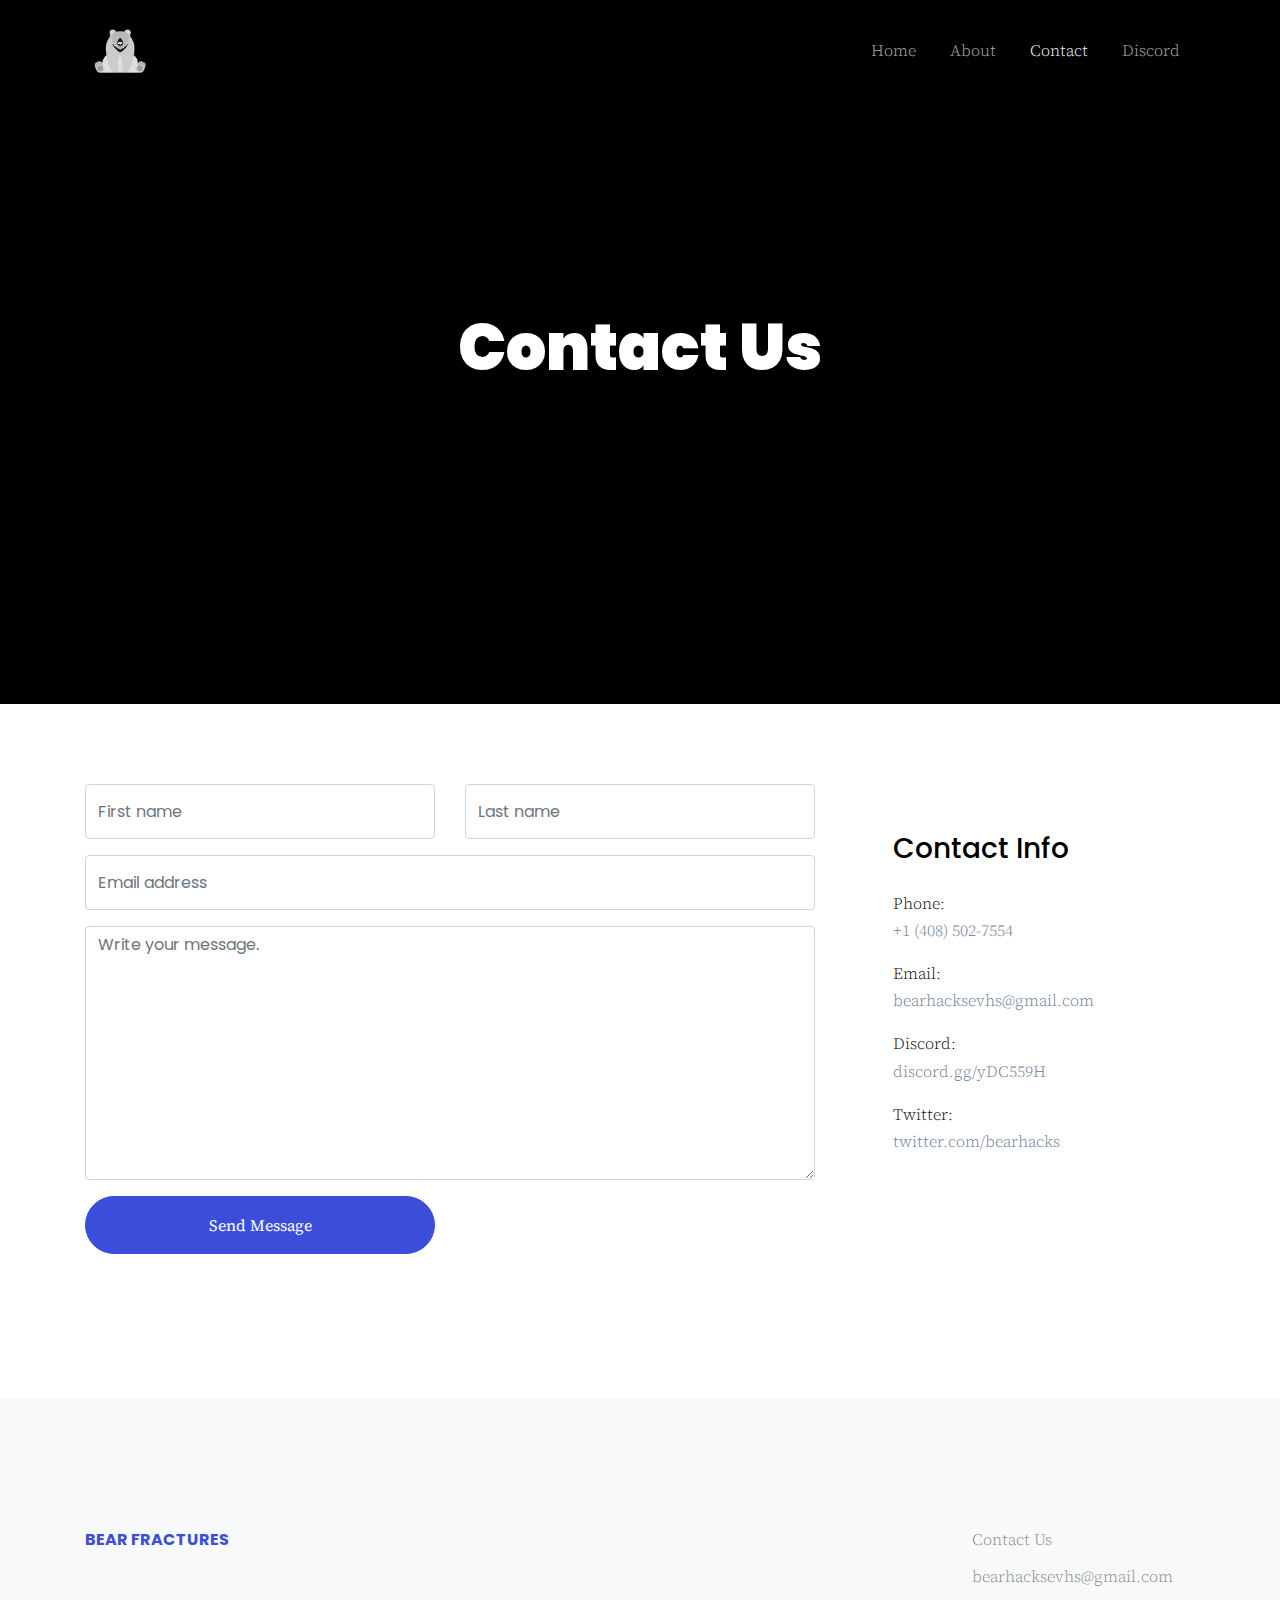
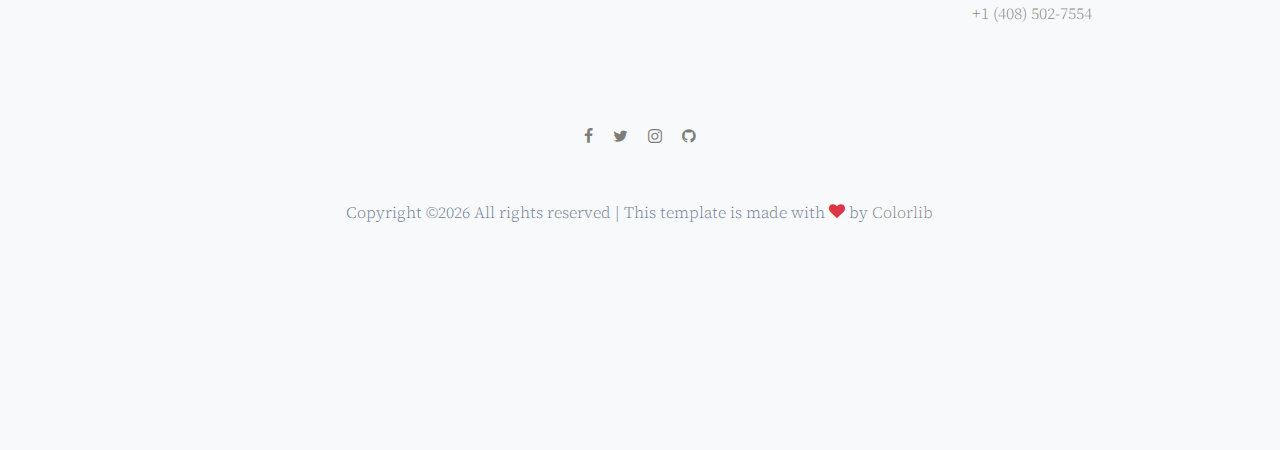
<file: docs/contact.html>
<!doctype html>
<html lang="en">

  <head>
    <title>BearFractures | Contact</title>
    <link rel="icon" type = "image/png" href="./assets/inverted_logo_cut.png">    <meta charset="utf-8">
    <meta name="viewport" content="width=device-width, initial-scale=1, shrink-to-fit=no">

    <link href="https://fonts.googleapis.com/css?family=Poppins:400,900|Source+Serif+Pro&display=swap" rel="stylesheet">

    <link rel="stylesheet" href="fonts/icomoon/style.css">

    <link rel="stylesheet" href="css/bootstrap.min.css">
    <link rel="stylesheet" href="css/bootstrap-datepicker.css">
    <link rel="stylesheet" href="css/jquery.fancybox.min.css">
    <link rel="stylesheet" href="css/owl.carousel.min.css">
    <link rel="stylesheet" href="css/owl.theme.default.min.css">
    <link rel="stylesheet" href="fonts/flaticon/font/flaticon.css">
    <link rel="stylesheet" href="css/aos.css">

    <!-- MAIN CSS -->
    <link rel="stylesheet" href="css/style.css">

  </head>

  <body data-spy="scroll" data-target=".site-navbar-target" data-offset="300">

    
    <div class="site-wrap" id="home-section">

      <div class="site-mobile-menu site-navbar-target">
        <div class="site-mobile-menu-header">
          <div class="site-mobile-menu-close mt-3">
            <span class="icon-close2 js-menu-toggle"></span>
          </div>
        </div>
        <div class="site-mobile-menu-body"></div>
      </div>



      <header class="site-navbar site-navbar-target" role="banner">

          <div class="container">
            <div class="row align-items-center position-relative">
              <div class="col-3">
                <div class="site-logo">
                  <a href="index.html" class="font-weight-bold"><img src = "./assets/inverted_logo_cut.png" width = 70px height = 70px></img></a>
                </div>
              </div>
  
              <div class="col-9  text-right">
                
  
                <span class="d-inline-block d-lg-none"><a href="#" class="text-primary site-menu-toggle js-menu-toggle py-5"><span class="icon-menu h3 text-primary"></span></a></span>
  
                
  
                <nav class="site-navigation text-right ml-auto d-none d-lg-block" role="navigation">
                    <ul class="site-menu main-menu js-clone-nav ml-auto ">
                      <li><a href="index.html" class="nav-link">Home</a></li>
                      <li><a href="index.html#about" class="nav-link">About</a></li>
                      <li class = "active"><a href="contact.html" class="nav-link">Contact</a></li>
                      <li><a target = "blank" href="https://discord.gg/yDC559H" class="nav-link">Discord</a></li>
                      
                    </ul>
                </nav>
              </div>
  
              
            </div>
          </div>
  
        </header>

    
      <div class="site-section-cover">
          <div class="container">
            <div class="row align-items-center text-center justify-content-center">
              <div class="col-lg-10">
                <h1 class="text-white mb-2">Contact Us</h1>
              </div>
            </div>
          </div>
        </div>


    <div class="site-section bg-left-half">
      <div class="container">

        
        <div class="row">
          <div class="col-lg-8 mb-5" >
            <form action="#" method="post">
              <div class="form-group row">
                <div class="col-md-6 mb-4 mb-lg-0">
                  <input type="text" class="form-control" placeholder="First name">
                </div>
                <div class="col-md-6">
                  <input type="text" class="form-control" placeholder="Last name">
                </div>
              </div>

              <div class="form-group row">
                <div class="col-md-12">
                  <input type="text" class="form-control" placeholder="Email address">
                </div>
              </div>

              <div class="form-group row">
                <div class="col-md-12">
                  <textarea name="" id="" class="form-control" placeholder="Write your message." cols="30" rows="10"></textarea>
                </div>
              </div>
              <div class="form-group row">
                <div class="col-md-6 mr-auto">
                  <input type="submit" class="btn btn-block btn-primary text-white py-3 px-5" value="Send Message">
                </div>
              </div>
            </form>
          </div>
          <div class="col-lg-4 ml-auto">
            <div class="bg-white p-3 p-md-5">
              <h3 class="text-black mb-4">Contact Info</h3>
              <ul class="list-unstyled footer-link">
                <li class="d-block mb-3">
                  <li class="d-block mb-3"><span class="d-block text-black">Phone:</span><span>+1 
                  ‪(408) 502-7554‬</span></li>
                <li class="d-block mb-3"><span class="d-block text-black">Email:</span><span>bearhacksevhs@gmail.com</span></li>
                <li class="d-block mb-3"><span class="d-block text-black">Discord:</span><span>discord.gg/yDC559H</span></li>
                <li class="d-block mb-3"><span class="d-block text-black">Twitter:</span><span>twitter.com/bearhacks</span></li>
              </ul>
            </div>
          </div>
        </div>
        
      </div>
    </div> <!-- END .site-section -->
    
    
    <div class="footer site-section bg-light">
        <div class="container">
          <div class="row">
            <div class="col-md-3">
              <div class="site-logo-footer">
                <a href="index.html">Bear Fractures</a>
              </div> 
            </div>
            <div class="col-md-8 ml-auto">
              <div class="row">
                <div class="col-md-4 ml-auto">
                  <ul class="list-unstyled links">
                    <li><a href="contact.html">Contact Us</a></li>
                    <li><a href="mailto:bearhacksevhs@gmail.com">bearhacksevhs@gmail.com</a></li>
                    <li><a href="#">+1 
                      ‪(408) 502-7554‬</a></li>
                  </ul>
                </div>
              </div>
            </div>
          </div>
        </div>

    <div class="site-section bg-light">
      <div class="container">
          <div class="row mb-4 text-center">
              <div class="col">
                <a target = "blank" href="https://www.facebook.com/bear.hacks.39"><span class="m-2 icon-facebook"></span></a>
                <a target = "blank" href="https://twitter.com/BearHacks"><span class="m-2 icon-twitter"></span></a>
                <a target = "blank" href="https://www.instagram.com/bearhacksevhs/"><span class="m-2 icon-instagram"></span></a>
                <a target = "blank" href="https://github.com/BearHacks"><span class="m-2 icon-github"></span></a>
              </div>
            </div>
        <div class="row mt-5 justify-content-center">
          <div class="col-md-7 text-center">
            <p>
            <!-- Link back to Colorlib can't be removed. Template is licensed under CC BY 3.0. -->
            Copyright &copy;<script>document.write(new Date().getFullYear());</script> All rights reserved | This template is made with <i class="icon-heart text-danger" aria-hidden="true"></i> by <a href="https://colorlib.com" target="_blank" >Colorlib</a>
            <!-- Link back to Colorlib can't be removed. Template is licensed under CC BY 3.0. -->
            </p>
          </div>
        </div>
      </div>
    </div>

    

    </div>

    <script src="js/jquery-3.3.1.min.js"></script>
    <script src="js/jquery-migrate-3.0.0.js"></script>
    <script src="js/popper.min.js"></script>
    <script src="js/bootstrap.min.js"></script>
    <script src="js/owl.carousel.min.js"></script>
    <script src="js/jquery.sticky.js"></script>
    <script src="js/jquery.waypoints.min.js"></script>
    <script src="js/jquery.animateNumber.min.js"></script>
    <script src="js/jquery.fancybox.min.js"></script>
    <script src="js/jquery.stellar.min.js"></script>
    <script src="js/jquery.easing.1.3.js"></script>
    <script src="js/bootstrap-datepicker.min.js"></script>
    <script src="js/isotope.pkgd.min.js"></script>
    <script src="js/aos.js"></script>
  

    <script src="js/typed.js"></script>
            <script>
            var typed = new Typed('.typed-words', {
            strings: ["Business"," Startups"," Organization", " Company"],
            typeSpeed: 80,
            backSpeed: 80,
            backDelay: 4000,
            startDelay: 1000,
            loop: true,
            showCursor: true
            });
            </script>


    <script src="js/main.js"></script>

  </body>

</html>
</file>
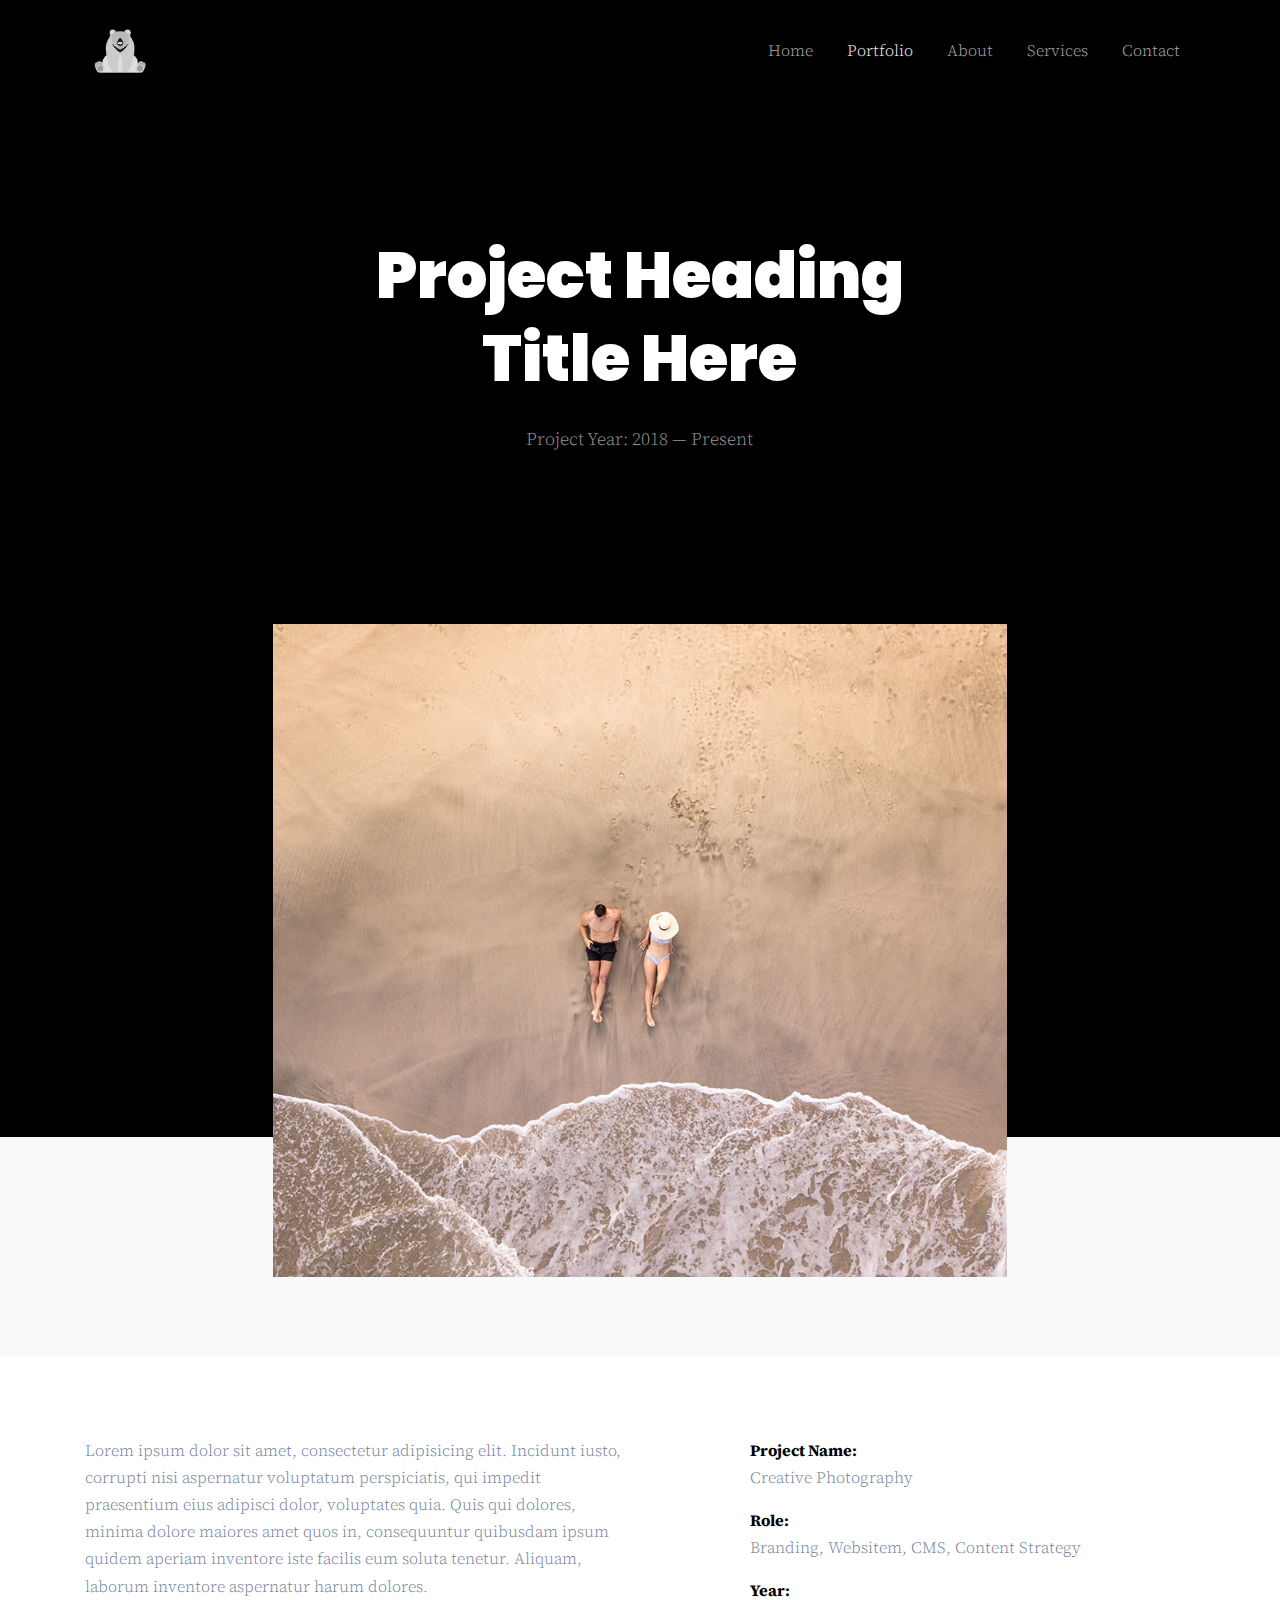
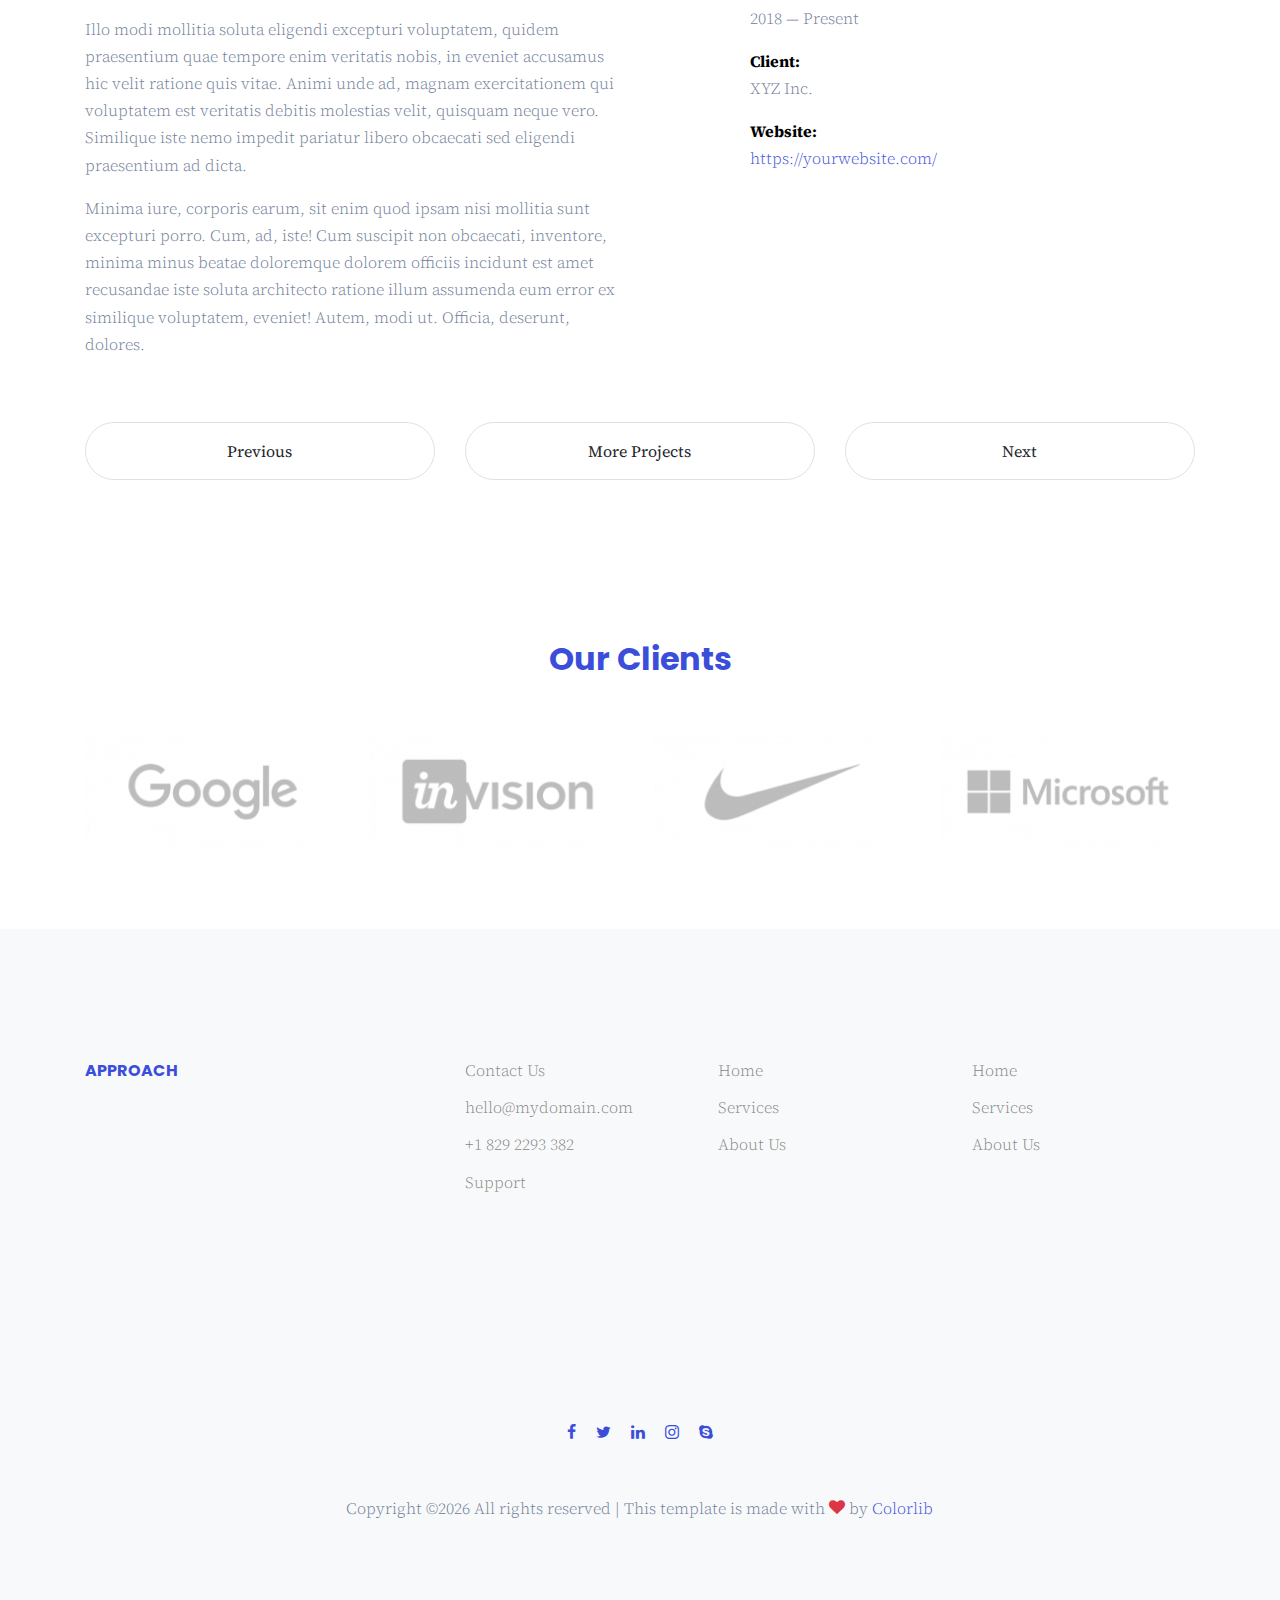
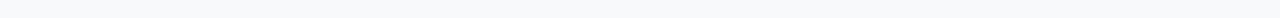
<file: docs/portfolio-single.html>
<!doctype html>
<html lang="en">

  <head>
    <title>BearFractures</title>
    <link rel="icon" type = "image/png" href="./assets/inverted_logo_cut.png">    <meta charset="utf-8">
    <meta name="viewport" content="width=device-width, initial-scale=1, shrink-to-fit=no">

    <link href="https://fonts.googleapis.com/css?family=Poppins:400,900|Source+Serif+Pro&display=swap" rel="stylesheet">

    <link rel="stylesheet" href="fonts/icomoon/style.css">

    <link rel="stylesheet" href="css/bootstrap.min.css">
    <link rel="stylesheet" href="css/bootstrap-datepicker.css">
    <link rel="stylesheet" href="css/jquery.fancybox.min.css">
    <link rel="stylesheet" href="css/owl.carousel.min.css">
    <link rel="stylesheet" href="css/owl.theme.default.min.css">
    <link rel="stylesheet" href="fonts/flaticon/font/flaticon.css">
    <link rel="stylesheet" href="css/aos.css">

    <!-- MAIN CSS -->
    <link rel="stylesheet" href="css/style.css">

  </head>

  <body data-spy="scroll" data-target=".site-navbar-target" data-offset="300">

    
    <div class="site-wrap" id="home-section">

      <div class="site-mobile-menu site-navbar-target">
        <div class="site-mobile-menu-header">
          <div class="site-mobile-menu-close mt-3">
            <span class="icon-close2 js-menu-toggle"></span>
          </div>
        </div>
        <div class="site-mobile-menu-body"></div>
      </div>



      <header class="site-navbar site-navbar-target" role="banner">

        <div class="container">
          <div class="row align-items-center position-relative">

            <div class="col-3">
              <div class="site-logo">
                <a href="index.html" class="font-weight-bold"><img src = "./assets/inverted_logo_cut.png" width = 70px height = 70px></img></a>
              </div>
            </div>

            <div class="col-9  text-right">
              

              <span class="d-inline-block d-lg-none"><a href="#" class="text-primary site-menu-toggle js-menu-toggle py-5"><span class="icon-menu h3 text-primary"></span></a></span>

              

              <nav class="site-navigation text-right ml-auto d-none d-lg-block" role="navigation">
                <ul class="site-menu main-menu js-clone-nav ml-auto ">
                  <li><a href="index.html" class="nav-link">Home</a></li>
                  <li class="active"><a href="portfolio.html" class="nav-link">Portfolio</a></li>
                  <li><a href="about.html" class="nav-link">About</a></li>
                  <li><a href="services.html" class="nav-link">Services</a></li>
                  <li><a href="contact.html" class="nav-link">Contact</a></li>
                </ul>
              </nav>
            </div>

            
          </div>
        </div>

      </header>

    
    <div class="site-section-cover">
      <div class="container">
        <div class="row align-items-center text-center justify-content-center">
          <div class="col-lg-7">
            <h1 class="text-white mb-4">Project Heading Title Here</h1>
            <p class="lead">Project Year: 2018 &mdash; Present</p>
            
          </div>
        </div>
      </div>
    </div>

    <div class="container-fluid portfolio-wrap bg-light pt-0 site-section">
      <div class="row justify-content-center">
        <div class="col-md-7">
          <img src="images/img_1.jpg" alt="Image" class="img-fluid">
        </div>
      </div>
    </div>


    <div class="site-section">
      <div class="container">
        <div class="row mb-5">
          <div class="col-md-6">
            <p>Lorem ipsum dolor sit amet, consectetur adipisicing elit. Incidunt iusto, corrupti nisi aspernatur voluptatum perspiciatis, qui impedit praesentium eius adipisci dolor, voluptates quia. Quis qui dolores, minima dolore maiores amet quos in, consequuntur quibusdam ipsum quidem aperiam inventore iste facilis eum soluta tenetur. Aliquam, laborum inventore aspernatur harum dolores.</p>
            <p>Illo modi mollitia soluta eligendi excepturi voluptatem, quidem praesentium quae tempore enim veritatis nobis, in eveniet accusamus hic velit ratione quis vitae. Animi unde ad, magnam exercitationem qui voluptatem est veritatis debitis molestias velit, quisquam neque vero. Similique iste nemo impedit pariatur libero obcaecati sed eligendi praesentium ad dicta.</p>
            <p>Minima iure, corporis earum, sit enim quod ipsam nisi mollitia sunt excepturi porro. Cum, ad, iste! Cum suscipit non obcaecati, inventore, minima minus beatae doloremque dolorem officiis incidunt est amet recusandae iste soluta architecto ratione illum assumenda eum error ex similique voluptatem, eveniet! Autem, modi ut. Officia, deserunt, dolores.</p>
          </div>
          <div class="col-md-5 ml-auto">
            <p>
              <strong class="font-weight-bold text-black">Project Name:</strong> <br> Creative Photography 
            </p>
            <p>
              <strong class="font-weight-bold text-black">Role:</strong> <br> Branding, Websitem, CMS, Content Strategy
            </p>
            <p>
              <strong class="font-weight-bold text-black">Year:</strong> <br> 2018 &mdash; Present
            </p>
            <p>
              <strong class="font-weight-bold text-black">Client:</strong> <br> XYZ Inc.
            </p>

            <p>
              <strong class="font-weight-bold text-black">Website:</strong> <br> <a href="#">https://yourwebsite.com/</a>
            </p>

          </div>
        </div>

        <div class="row text-center mt-5">
          <div class="col-md-4"><a href="#" class="btn btn-block border p-3">Previous</a></div>
          <div class="col-md-4"><a href="#" class="btn btn-block border p-3">More Projects</a></div>
          <div class="col-md-4"><a href="#" class="btn btn-block border p-3">Next</a></div>
        </div>
      </div>
    </div>

    

    <div class="site-section bg-white">
      
      <div class="container">
        <div class="row mb-5 text-center">
          <div class="col">
            <h2 class="text-primary font-weight-bold">Our Clients</h2>
          </div>
        </div>
        <div class="row">
          <div class="col-md-3">
            <img src="images/client_google.png" alt="Image" class="img-fluid">
          </div>
          <div class="col-md-3">
            <img src="images/client_invision.png" alt="Image" class="img-fluid">
          </div>
          <div class="col-md-3">
            <img src="images/client_nike.png" alt="Image" class="img-fluid">
          </div>
          <div class="col-md-3">
            <img src="images/client_microsoft.png" alt="Image" class="img-fluid">
          </div>
        </div>
      </div>
    </div>
    
    
    <div class="footer site-section bg-light">
      <div class="container">
        <div class="row">
          <div class="col-md-3">
            <div class="site-logo-footer">
              <a href="index.html">Approach</a>
            </div> 
          </div>
          <div class="col-md-8 ml-auto">
            <div class="row">
              <div class="col-md-4 ml-auto">
                <ul class="list-unstyled links">
                  <li><a href="#">Contact Us</a></li>
                  <li><a href="#">hello@mydomain.com</a></li>
                  <li><a href="#">+1 829 2293 382</a></li>
                  <li><a href="#">Support</a></li>
                </ul>
              </div>
              <div class="col-md-4">
                <ul class="list-unstyled links">
                  <li><a href="#">Home</a></li>
                  <li><a href="#">Services</a></li>
                  <li><a href="#">About Us</a></li>
                </ul>
              </div>
              <div class="col-md-4">
                <ul class="list-unstyled links">
                  <li><a href="#">Home</a></li>
                  <li><a href="#">Services</a></li>
                  <li><a href="#">About Us</a></li>
                </ul>
              </div>
            </div>
          </div>
        </div>
      </div>
    </div>

    <div class="site-section bg-light">
      <div class="container">
        <div class="row mb-4 text-center">
          <div class="col">
            <a href="#"><span class="m-2 icon-facebook"></span></a>
            <a href="#"><span class="m-2 icon-twitter"></span></a>
            <a href="#"><span class="m-2 icon-linkedin"></span></a>
            <a href="#"><span class="m-2 icon-instagram"></span></a>
            <a href="#"><span class="m-2 icon-skype"></span></a>
          </div>
        </div>
        <div class="row mt-5 justify-content-center">
          <div class="col-md-7 text-center">
            <p>
            <!-- Link back to Colorlib can't be removed. Template is licensed under CC BY 3.0. -->
            Copyright &copy;<script>document.write(new Date().getFullYear());</script> All rights reserved | This template is made with <i class="icon-heart text-danger" aria-hidden="true"></i> by <a href="https://colorlib.com" target="_blank" >Colorlib</a>
            <!-- Link back to Colorlib can't be removed. Template is licensed under CC BY 3.0. -->
            </p>
          </div>
        </div>
      </div>
    </div>

    

    </div>

    <script src="js/jquery-3.3.1.min.js"></script>
    <script src="js/jquery-migrate-3.0.0.js"></script>
    <script src="js/popper.min.js"></script>
    <script src="js/bootstrap.min.js"></script>
    <script src="js/owl.carousel.min.js"></script>
    <script src="js/jquery.sticky.js"></script>
    <script src="js/jquery.waypoints.min.js"></script>
    <script src="js/jquery.animateNumber.min.js"></script>
    <script src="js/jquery.fancybox.min.js"></script>
    <script src="js/jquery.stellar.min.js"></script>
    <script src="js/jquery.easing.1.3.js"></script>
    <script src="js/bootstrap-datepicker.min.js"></script>
    <script src="js/isotope.pkgd.min.js"></script>
    <script src="js/aos.js"></script>
  

    <script src="js/typed.js"></script>
            <script>
            var typed = new Typed('.typed-words', {
            strings: ["Business"," Startups"," Organization", " Company"],
            typeSpeed: 80,
            backSpeed: 80,
            backDelay: 4000,
            startDelay: 1000,
            loop: true,
            showCursor: true
            });
            </script>


    <script src="js/main.js"></script>

  </body>

</html>
</file>
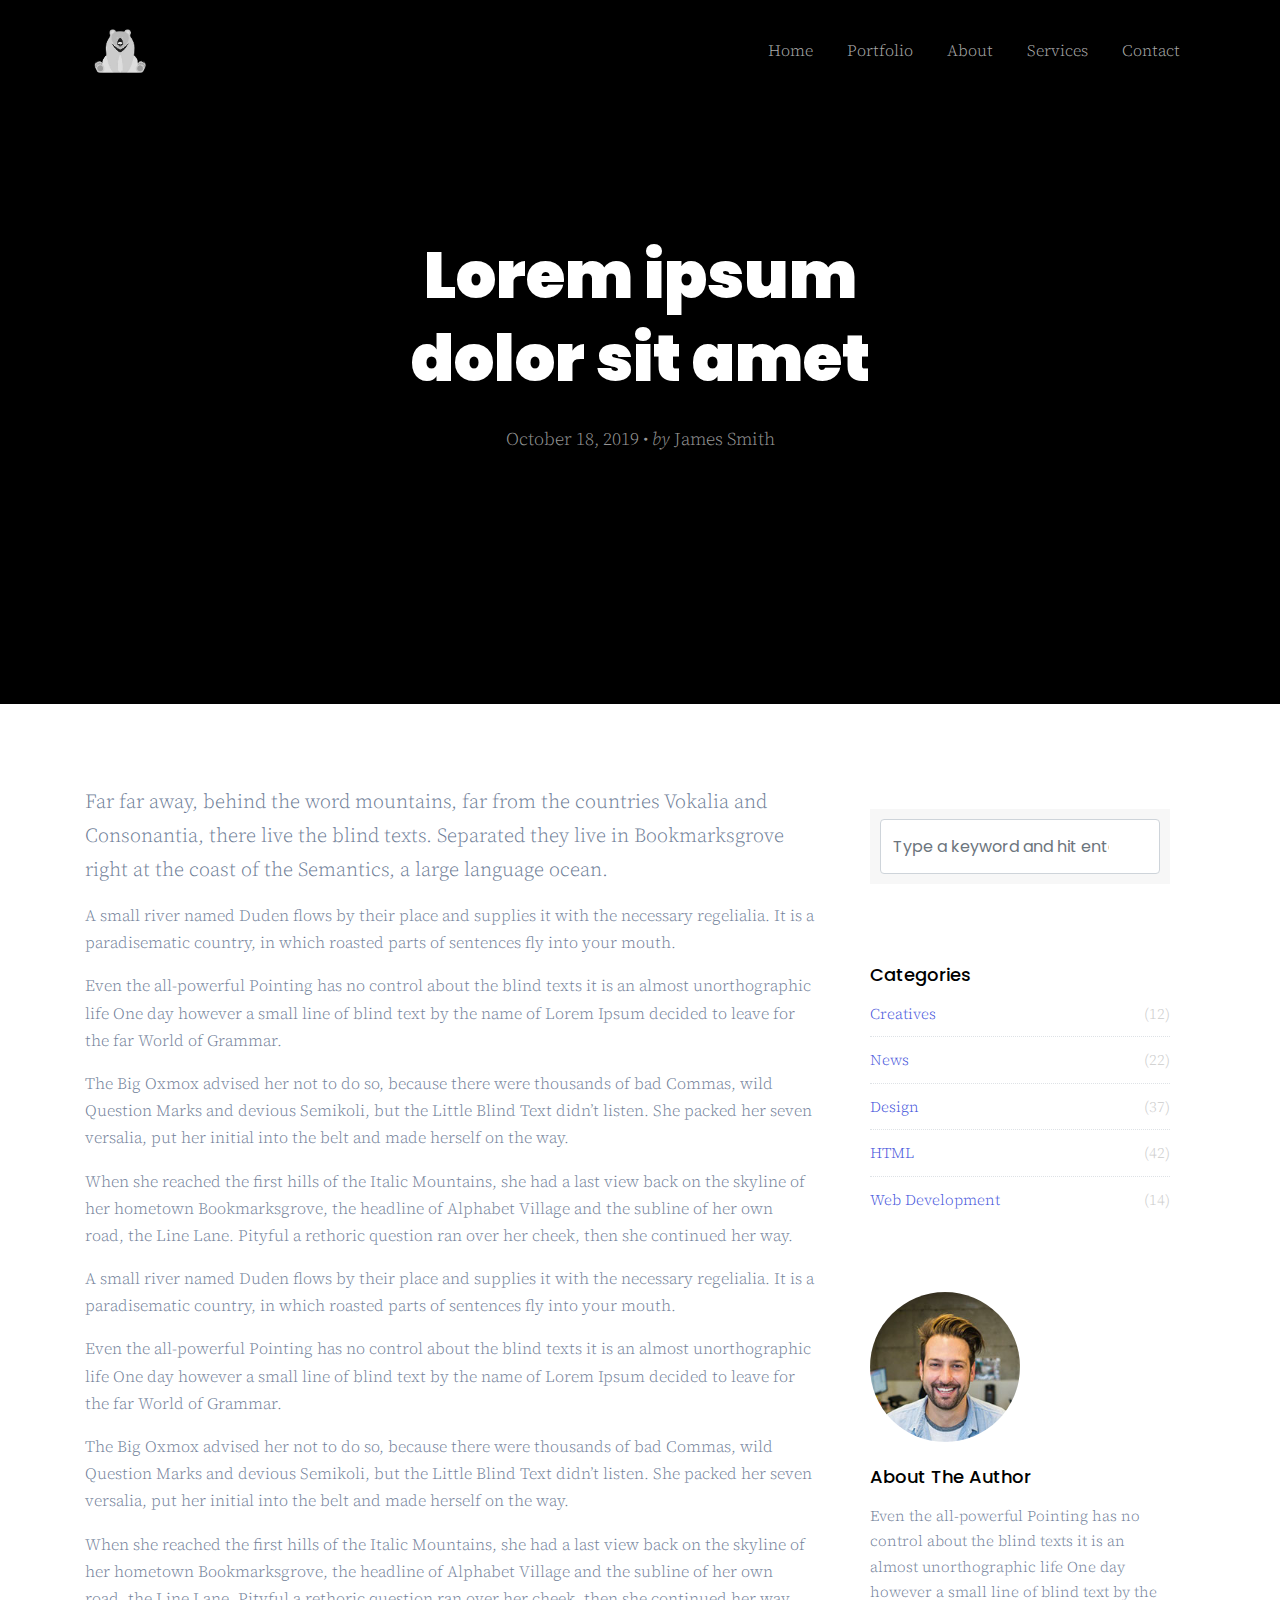
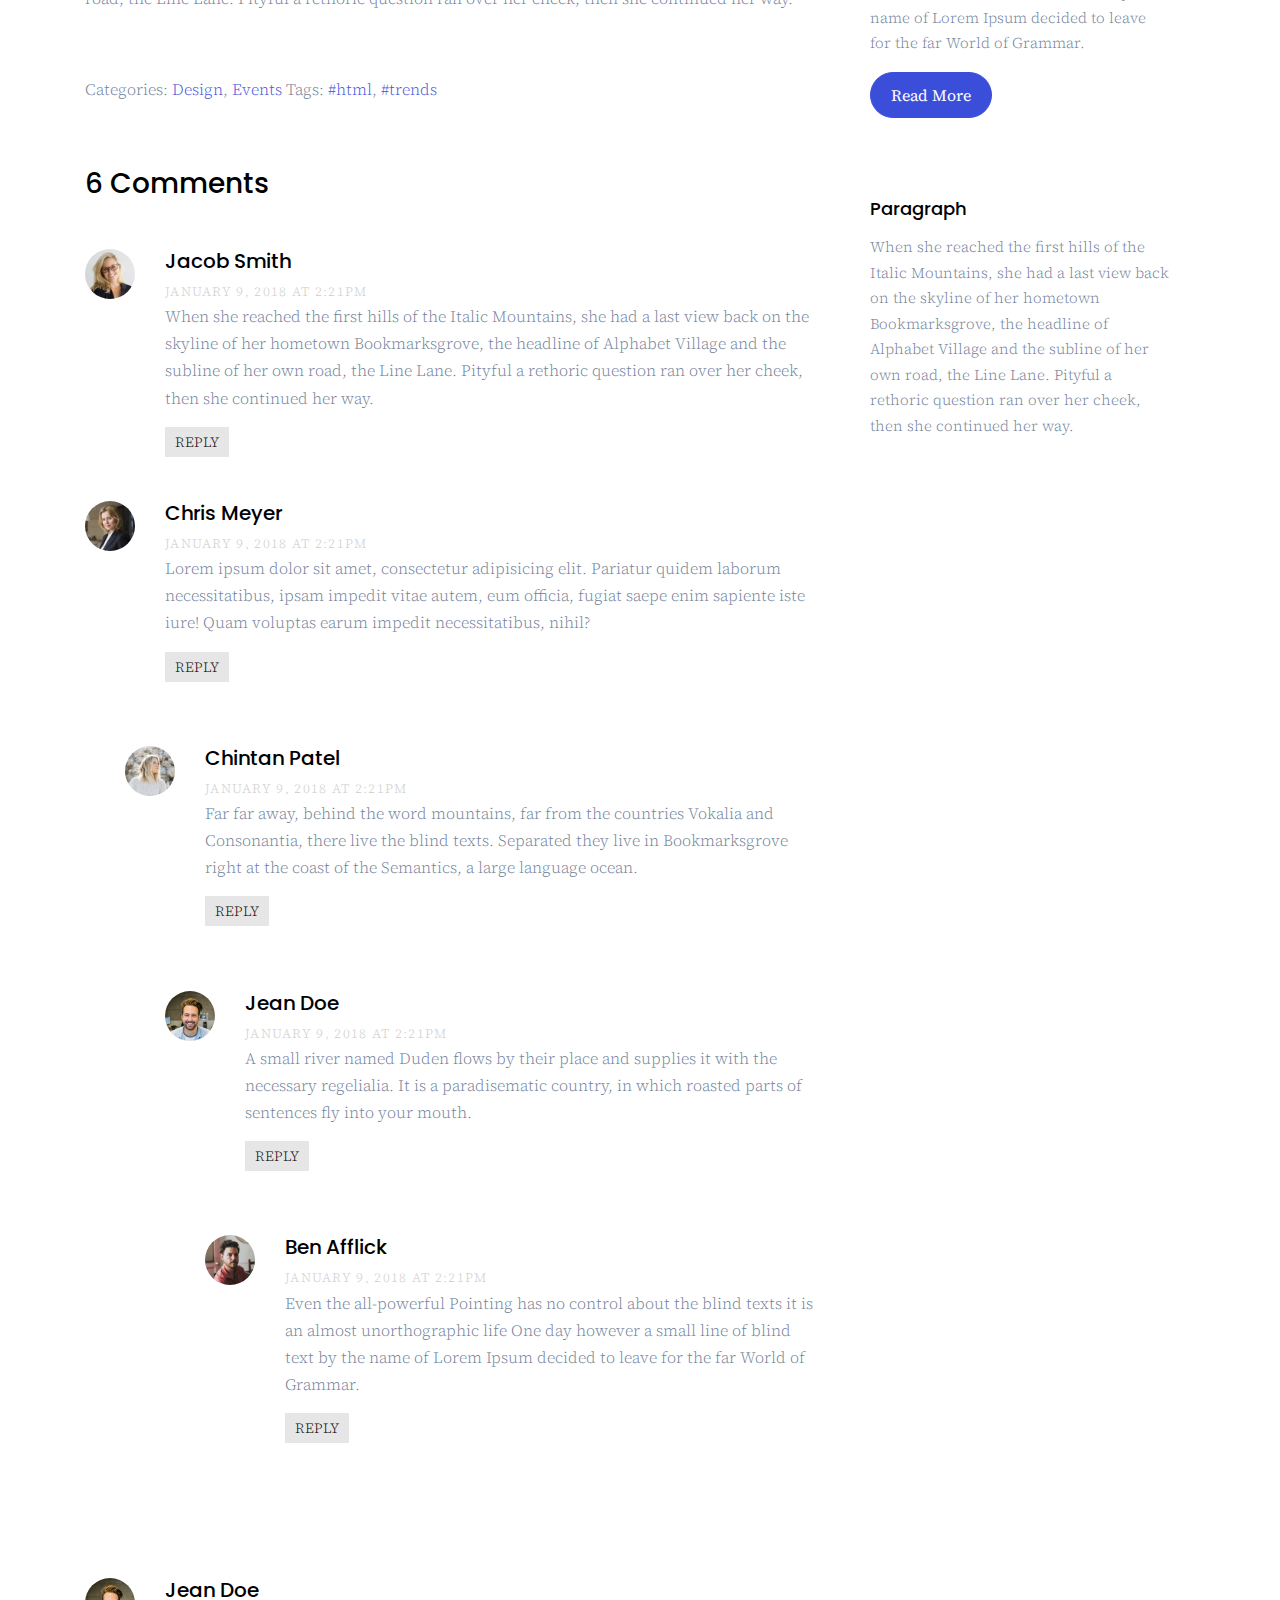
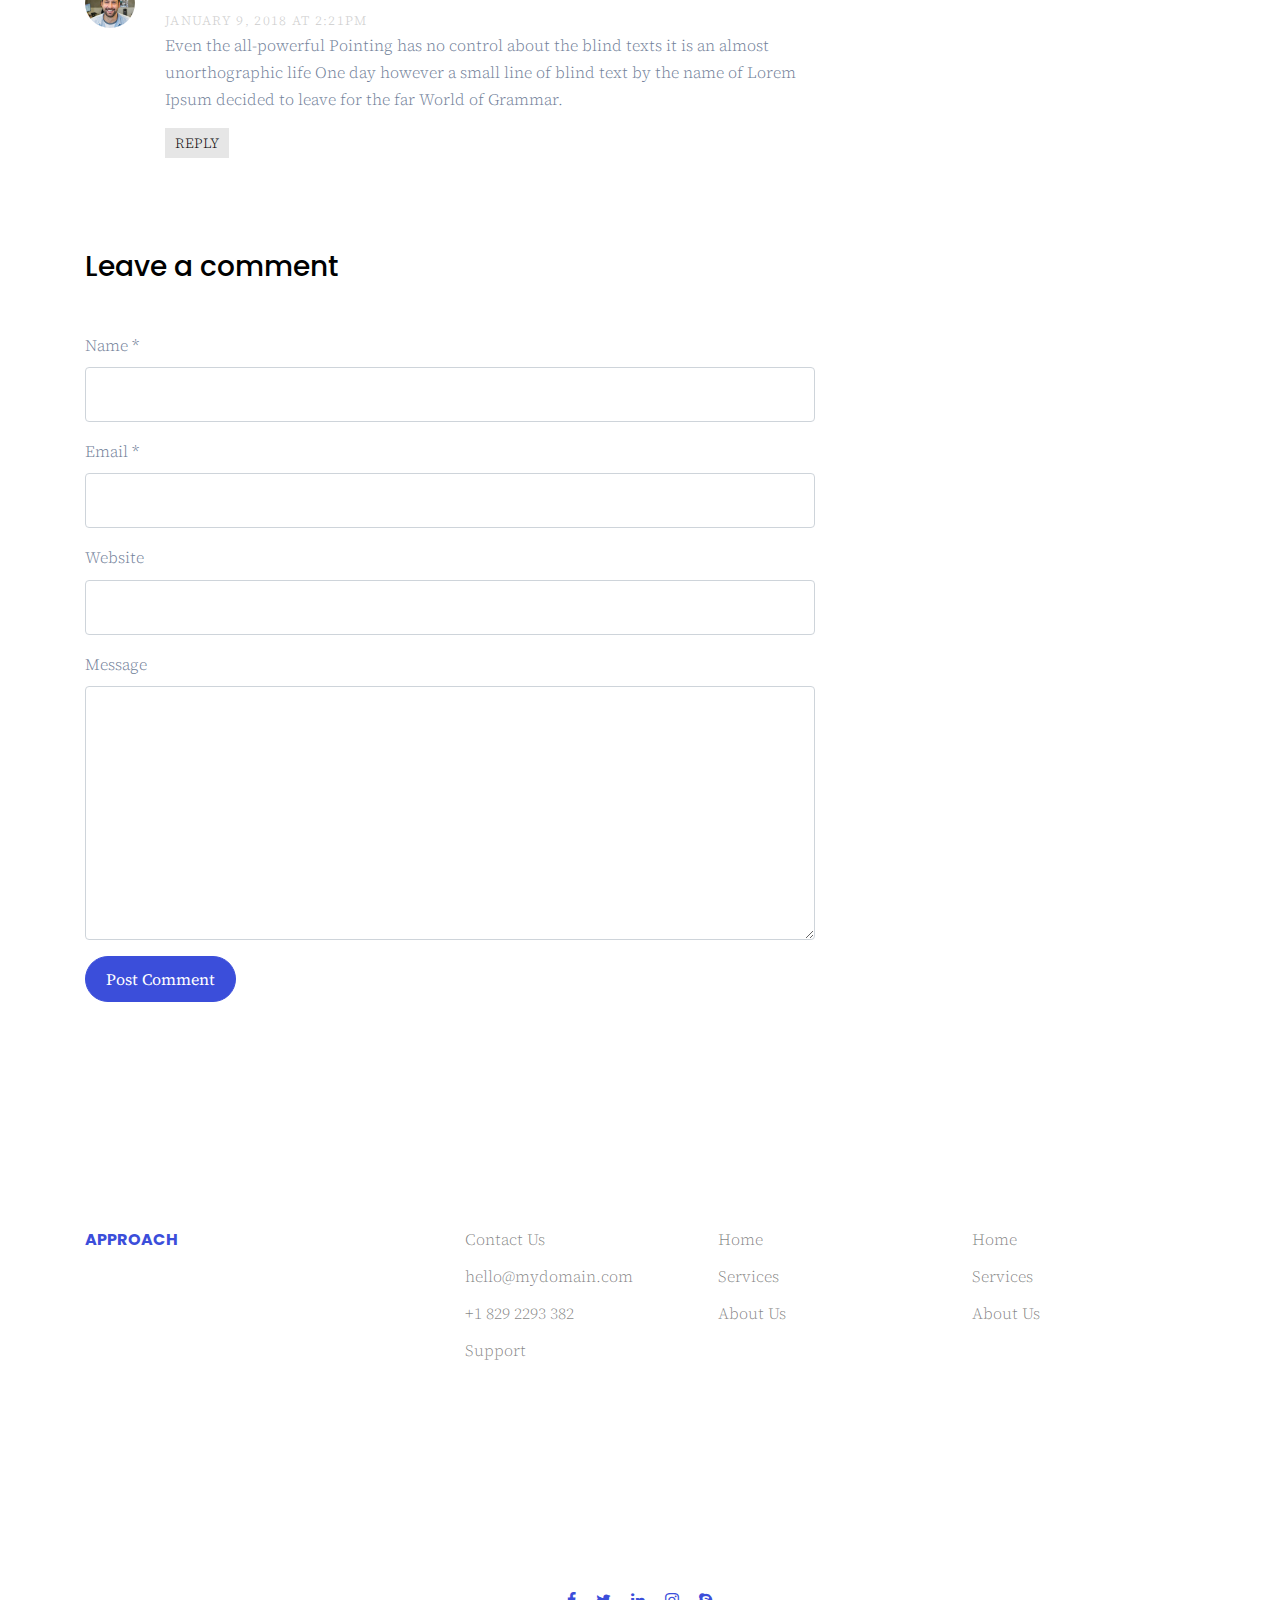
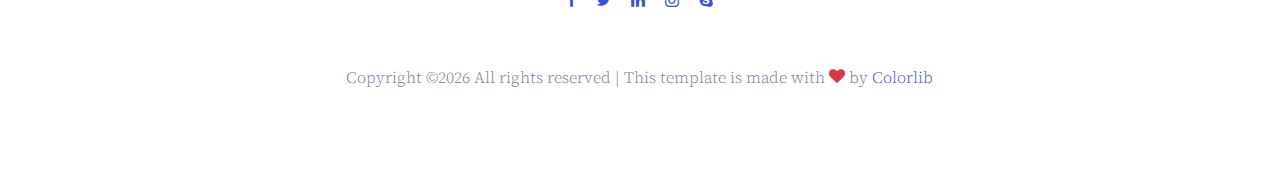
<file: docs/single.html>
<!doctype html>
<html lang="en">

  <head>
    <title>BearFractures</title>
    <link rel="icon" type = "image/png" href="./assets/inverted_logo_cut.png">    <meta charset="utf-8">
    <meta name="viewport" content="width=device-width, initial-scale=1, shrink-to-fit=no">

    <link href="https://fonts.googleapis.com/css?family=Poppins:400,900|Source+Serif+Pro&display=swap" rel="stylesheet">

    <link rel="stylesheet" href="fonts/icomoon/style.css">

    <link rel="stylesheet" href="css/bootstrap.min.css">
    <link rel="stylesheet" href="css/bootstrap-datepicker.css">
    <link rel="stylesheet" href="css/jquery.fancybox.min.css">
    <link rel="stylesheet" href="css/owl.carousel.min.css">
    <link rel="stylesheet" href="css/owl.theme.default.min.css">
    <link rel="stylesheet" href="fonts/flaticon/font/flaticon.css">
    <link rel="stylesheet" href="css/aos.css">

    <!-- MAIN CSS -->
    <link rel="stylesheet" href="css/style.css">

  </head>

  <body data-spy="scroll" data-target=".site-navbar-target" data-offset="300">

    
    <div class="site-wrap" id="home-section">

      <div class="site-mobile-menu site-navbar-target">
        <div class="site-mobile-menu-header">
          <div class="site-mobile-menu-close mt-3">
            <span class="icon-close2 js-menu-toggle"></span>
          </div>
        </div>
        <div class="site-mobile-menu-body"></div>
      </div>



      <header class="site-navbar site-navbar-target" role="banner">

        <div class="container">
          <div class="row align-items-center position-relative">

            <div class="col-3">
              <div class="site-logo">
                <a href="index.html" class="font-weight-bold"><img src = "./assets/inverted_logo_cut.png" width = 70px height = 70px></img></a>
              </div>
            </div>

            <div class="col-9  text-right">
              

              <span class="d-inline-block d-lg-none"><a href="#" class="text-primary site-menu-toggle js-menu-toggle py-5"><span class="icon-menu h3 text-primary"></span></a></span>

              

              <nav class="site-navigation text-right ml-auto d-none d-lg-block" role="navigation">
                <ul class="site-menu main-menu js-clone-nav ml-auto ">
                  <li><a href="index.html" class="nav-link">Home</a></li>
                  <li><a href="portfolio.html" class="nav-link">Portfolio</a></li>
                  <li><a href="about.html" class="nav-link">About</a></li>
                  <li><a href="services.html" class="nav-link">Services</a></li>
                  <li><a href="contact.html" class="nav-link">Contact</a></li>
                </ul>
              </nav>
            </div>

            
          </div>
        </div>

      </header>

    
    <div class="site-section-cover">
      <div class="container">
        <div class="row align-items-center text-center justify-content-center">
          <div class="col-lg-6">
            <h1 class="text-white mb-4">Lorem ipsum dolor sit amet</h1>
            <p class="lead">October 18, 2019 &bullet; <em>by</em> James Smith</p>
            
          </div>
        </div>
      </div>
    </div>


    <div class="site-section">
      <div class="container">
        <div class="row">
          <div class="col-md-8 blog-content">
            <p class="lead">Far far away, behind the word mountains, far from the countries Vokalia and Consonantia, there live the blind texts. Separated they live in Bookmarksgrove right at the coast of the Semantics, a large language ocean.</p>
            <p>A small river named Duden flows by their place and supplies it with the necessary regelialia. It is a paradisematic country, in which roasted parts of sentences fly into your mouth.</p>

            <blockquote><p>Even the all-powerful Pointing has no control about the blind texts it is an almost unorthographic life One day however a small line of blind text by the name of Lorem Ipsum decided to leave for the far World of Grammar.</p></blockquote>

            <p>The Big Oxmox advised her not to do so, because there were thousands of bad Commas, wild Question Marks and devious Semikoli, but the Little Blind Text didn’t listen. She packed her seven versalia, put her initial into the belt and made herself on the way.</p>

            <p>When she reached the first hills of the Italic Mountains, she had a last view back on the skyline of her hometown Bookmarksgrove, the headline of Alphabet Village and the subline of her own road, the Line Lane. Pityful a rethoric question ran over her cheek, then she continued her way.</p>

            <p>A small river named Duden flows by their place and supplies it with the necessary regelialia. It is a paradisematic country, in which roasted parts of sentences fly into your mouth.</p>

            <blockquote><p>Even the all-powerful Pointing has no control about the blind texts it is an almost unorthographic life One day however a small line of blind text by the name of Lorem Ipsum decided to leave for the far World of Grammar.</p></blockquote>

            <p>The Big Oxmox advised her not to do so, because there were thousands of bad Commas, wild Question Marks and devious Semikoli, but the Little Blind Text didn’t listen. She packed her seven versalia, put her initial into the belt and made herself on the way.</p>
            
            <p>When she reached the first hills of the Italic Mountains, she had a last view back on the skyline of her hometown Bookmarksgrove, the headline of Alphabet Village and the subline of her own road, the Line Lane. Pityful a rethoric question ran over her cheek, then she continued her way.</p>


            <div class="pt-5">
              <p>Categories:  <a href="#">Design</a>, <a href="#">Events</a>  Tags: <a href="#">#html</a>, <a href="#">#trends</a></p>
            </div>


            <div class="pt-5">
              <h3 class="mb-5">6 Comments</h3>
              <ul class="comment-list">
                <li class="comment">
                  <div class="vcard bio">
                    <img src="images/person_2.jpg" alt="Image">
                  </div>
                  <div class="comment-body">
                    <h3>Jacob Smith</h3>
                    <div class="meta">January 9, 2018 at 2:21pm</div>
                    <p>When she reached the first hills of the Italic Mountains, she had a last view back on the skyline of her hometown Bookmarksgrove, the headline of Alphabet Village and the subline of her own road, the Line Lane. Pityful a rethoric question ran over her cheek, then she continued her way.</p>
                    <p><a href="#" class="reply">Reply</a></p>
                  </div>
                </li>

                <li class="comment">
                  <div class="vcard bio">
                    <img src="images/person_3.jpg" alt="Image">
                  </div>
                  <div class="comment-body">
                    <h3>Chris Meyer</h3>
                    <div class="meta">January 9, 2018 at 2:21pm</div>
                    <p>Lorem ipsum dolor sit amet, consectetur adipisicing elit. Pariatur quidem laborum necessitatibus, ipsam impedit vitae autem, eum officia, fugiat saepe enim sapiente iste iure! Quam voluptas earum impedit necessitatibus, nihil?</p>
                    <p><a href="#" class="reply">Reply</a></p>
                  </div>

                  <ul class="children">
                    <li class="comment">
                      <div class="vcard bio">
                        <img src="images/person_5.jpg" alt="Image">
                      </div>
                      <div class="comment-body">
                        <h3>Chintan Patel</h3>
                        <div class="meta">January 9, 2018 at 2:21pm</div>
                        <p>Far far away, behind the word mountains, far from the countries Vokalia and Consonantia, there live the blind texts. Separated they live in Bookmarksgrove right at the coast of the Semantics, a large language ocean.</p>
                        <p><a href="#" class="reply">Reply</a></p>
                      </div>


                      <ul class="children">
                        <li class="comment">
                          <div class="vcard bio">
                            <img src="images/person_1.jpg" alt="Image">
                          </div>
                          <div class="comment-body">
                            <h3>Jean Doe</h3>
                            <div class="meta">January 9, 2018 at 2:21pm</div>
                            <p>A small river named Duden flows by their place and supplies it with the necessary regelialia. It is a paradisematic country, in which roasted parts of sentences fly into your mouth.</p>
                            <p><a href="#" class="reply">Reply</a></p>
                          </div>

                            <ul class="children">
                              <li class="comment">
                                <div class="vcard bio">
                                  <img src="images/person_4.jpg" alt="Image">
                                </div>
                                <div class="comment-body">
                                  <h3>Ben Afflick</h3>
                                  <div class="meta">January 9, 2018 at 2:21pm</div>
                                  <p>Even the all-powerful Pointing has no control about the blind texts it is an almost unorthographic life One day however a small line of blind text by the name of Lorem Ipsum decided to leave for the far World of Grammar.</p>
                                  <p><a href="#" class="reply">Reply</a></p>
                                </div>
                              </li>
                            </ul>
                        </li>
                      </ul>
                    </li>
                  </ul>
                </li>

                <li class="comment">
                  <div class="vcard bio">
                    <img src="images/person_1.jpg" alt="Image">
                  </div>
                  <div class="comment-body">
                    <h3>Jean Doe</h3>
                    <div class="meta">January 9, 2018 at 2:21pm</div>
                    <p>Even the all-powerful Pointing has no control about the blind texts it is an almost unorthographic life One day however a small line of blind text by the name of Lorem Ipsum decided to leave for the far World of Grammar.</p>
                    <p><a href="#" class="reply">Reply</a></p>
                  </div>
                </li>
              </ul>
              <!-- END comment-list -->
              
              <div class="comment-form-wrap pt-5">
                <h3 class="mb-5">Leave a comment</h3>
                <form action="#" class="">
                  <div class="form-group">
                    <label for="name">Name *</label>
                    <input type="text" class="form-control" id="name">
                  </div>
                  <div class="form-group">
                    <label for="email">Email *</label>
                    <input type="email" class="form-control" id="email">
                  </div>
                  <div class="form-group">
                    <label for="website">Website</label>
                    <input type="url" class="form-control" id="website">
                  </div>

                  <div class="form-group">
                    <label for="message">Message</label>
                    <textarea name="" id="message" cols="30" rows="10" class="form-control"></textarea>
                  </div>
                  <div class="form-group">
                    <input type="submit" value="Post Comment" class="btn btn-primary btn-md text-white">
                  </div>

                </form>
              </div>
            </div>

          </div>
          <div class="col-md-4 sidebar">
            <div class="sidebar-box">
              <form action="#" class="search-form">
                <div class="form-group">
                  <span class="icon fa fa-search"></span>
                  <input type="text" class="form-control" placeholder="Type a keyword and hit enter">
                </div>
              </form>
            </div>
            <div class="sidebar-box">
              <div class="categories">
                <h3>Categories</h3>
                <li><a href="#">Creatives <span>(12)</span></a></li>
                <li><a href="#">News <span>(22)</span></a></li>
                <li><a href="#">Design <span>(37)</span></a></li>
                <li><a href="#">HTML <span>(42)</span></a></li>
                <li><a href="#">Web Development <span>(14)</span></a></li>
              </div>
            </div>
            <div class="sidebar-box">
              <img src="images/person_1.jpg" alt="Image" class="img-fluid mb-4 w-50 rounded-circle">
              <h3 class="text-black">About The Author</h3>
              <p>Even the all-powerful Pointing has no control about the blind texts it is an almost unorthographic life One day however a small line of blind text by the name of Lorem Ipsum decided to leave for the far World of Grammar.</p>
              <p><a href="#" class="btn btn-primary btn-md text-white">Read More</a></p>
            </div>

            <div class="sidebar-box">
              <h3 class="text-black">Paragraph</h3>
              <p>When she reached the first hills of the Italic Mountains, she had a last view back on the skyline of her hometown Bookmarksgrove, the headline of Alphabet Village and the subline of her own road, the Line Lane. Pityful a rethoric question ran over her cheek, then she continued her way.</p>
            </div>
          </div>
        </div>
      </div>
    </div>
    
    
    <div class="footer site-section bg-white">
      <div class="container">
        <div class="row">
          <div class="col-md-3">
            <div class="site-logo-footer">
              <a href="index.html">Approach</a>
            </div> 
          </div>
          <div class="col-md-8 ml-auto">
            <div class="row">
              <div class="col-md-4 ml-auto">
                <ul class="list-unstyled links">
                  <li><a href="#">Contact Us</a></li>
                  <li><a href="#">hello@mydomain.com</a></li>
                  <li><a href="#">+1 829 2293 382</a></li>
                  <li><a href="#">Support</a></li>
                </ul>
              </div>
              <div class="col-md-4">
                <ul class="list-unstyled links">
                  <li><a href="#">Home</a></li>
                  <li><a href="#">Services</a></li>
                  <li><a href="#">About Us</a></li>
                </ul>
              </div>
              <div class="col-md-4">
                <ul class="list-unstyled links">
                  <li><a href="#">Home</a></li>
                  <li><a href="#">Services</a></li>
                  <li><a href="#">About Us</a></li>
                </ul>
              </div>
            </div>
          </div>
        </div>
      </div>
    </div>

    <div class="site-section">
      <div class="container">
        <div class="row mb-4 text-center">
          <div class="col">
            <a href="#"><span class="m-2 icon-facebook"></span></a>
            <a href="#"><span class="m-2 icon-twitter"></span></a>
            <a href="#"><span class="m-2 icon-linkedin"></span></a>
            <a href="#"><span class="m-2 icon-instagram"></span></a>
            <a href="#"><span class="m-2 icon-skype"></span></a>
          </div>
        </div>
        <div class="row mt-5 justify-content-center">
          <div class="col-md-7 text-center">
            <p>
            <!-- Link back to Colorlib can't be removed. Template is licensed under CC BY 3.0. -->
            Copyright &copy;<script>document.write(new Date().getFullYear());</script> All rights reserved | This template is made with <i class="icon-heart text-danger" aria-hidden="true"></i> by <a href="https://colorlib.com" target="_blank" >Colorlib</a>
            <!-- Link back to Colorlib can't be removed. Template is licensed under CC BY 3.0. -->
            </p>
          </div>
        </div>
      </div>
    </div>

    

    </div>

    <script src="js/jquery-3.3.1.min.js"></script>
    <script src="js/jquery-migrate-3.0.0.js"></script>
    <script src="js/popper.min.js"></script>
    <script src="js/bootstrap.min.js"></script>
    <script src="js/owl.carousel.min.js"></script>
    <script src="js/jquery.sticky.js"></script>
    <script src="js/jquery.waypoints.min.js"></script>
    <script src="js/jquery.animateNumber.min.js"></script>
    <script src="js/jquery.fancybox.min.js"></script>
    <script src="js/jquery.stellar.min.js"></script>
    <script src="js/jquery.easing.1.3.js"></script>
    <script src="js/bootstrap-datepicker.min.js"></script>
    <script src="js/isotope.pkgd.min.js"></script>
    <script src="js/aos.js"></script>
  

    <script src="js/typed.js"></script>
            <script>
            var typed = new Typed('.typed-words', {
            strings: ["Business"," Startups"," Organization", " Company"],
            typeSpeed: 80,
            backSpeed: 80,
            backDelay: 4000,
            startDelay: 1000,
            loop: true,
            showCursor: true
            });
            </script>


    <script src="js/main.js"></script>

  </body>

</html>
</file>
<file: docs/fonts/icomoon/style.css>
@font-face {
  font-family: 'icomoon';
  src:  url('fonts/icomoon.eot?10si43');
  src:  url('fonts/icomoon.eot?10si43#iefix') format('embedded-opentype'),
    url('fonts/icomoon.ttf?10si43') format('truetype'),
    url('fonts/icomoon.woff?10si43') format('woff'),
    url('fonts/icomoon.svg?10si43#icomoon') format('svg');
  font-weight: normal;
  font-style: normal;
}

[class^="icon-"], [class*=" icon-"] {
  /* use !important to prevent issues with browser extensions that change fonts */
  font-family: 'icomoon' !important;
  speak: none;
  font-style: normal;
  font-weight: normal;
  font-variant: normal;
  text-transform: none;
  line-height: 1;

  /* Better Font Rendering =========== */
  -webkit-font-smoothing: antialiased;
  -moz-osx-font-smoothing: grayscale;
}

.icon-asterisk:before {
  content: "\f069";
}
.icon-plus:before {
  content: "\f067";
}
.icon-question:before {
  content: "\f128";
}
.icon-minus:before {
  content: "\f068";
}
.icon-glass:before {
  content: "\f000";
}
.icon-music:before {
  content: "\f001";
}
.icon-search:before {
  content: "\f002";
}
.icon-envelope-o:before {
  content: "\f003";
}
.icon-heart:before {
  content: "\f004";
}
.icon-star:before {
  content: "\f005";
}
.icon-star-o:before {
  content: "\f006";
}
.icon-user:before {
  content: "\f007";
}
.icon-film:before {
  content: "\f008";
}
.icon-th-large:before {
  content: "\f009";
}
.icon-th:before {
  content: "\f00a";
}
.icon-th-list:before {
  content: "\f00b";
}
.icon-check:before {
  content: "\f00c";
}
.icon-close:before {
  content: "\f00d";
}
.icon-remove:before {
  content: "\f00d";
}
.icon-times:before {
  content: "\f00d";
}
.icon-search-plus:before {
  content: "\f00e";
}
.icon-search-minus:before {
  content: "\f010";
}
.icon-power-off:before {
  content: "\f011";
}
.icon-signal:before {
  content: "\f012";
}
.icon-cog:before {
  content: "\f013";
}
.icon-gear:before {
  content: "\f013";
}
.icon-trash-o:before {
  content: "\f014";
}
.icon-home:before {
  content: "\f015";
}
.icon-file-o:before {
  content: "\f016";
}
.icon-clock-o:before {
  content: "\f017";
}
.icon-road:before {
  content: "\f018";
}
.icon-download:before {
  content: "\f019";
}
.icon-arrow-circle-o-down:before {
  content: "\f01a";
}
.icon-arrow-circle-o-up:before {
  content: "\f01b";
}
.icon-inbox:before {
  content: "\f01c";
}
.icon-play-circle-o:before {
  content: "\f01d";
}
.icon-repeat:before {
  content: "\f01e";
}
.icon-rotate-right:before {
  content: "\f01e";
}
.icon-refresh:before {
  content: "\f021";
}
.icon-list-alt:before {
  content: "\f022";
}
.icon-lock:before {
  content: "\f023";
}
.icon-flag:before {
  content: "\f024";
}
.icon-headphones:before {
  content: "\f025";
}
.icon-volume-off:before {
  content: "\f026";
}
.icon-volume-down:before {
  content: "\f027";
}
.icon-volume-up:before {
  content: "\f028";
}
.icon-qrcode:before {
  content: "\f029";
}
.icon-barcode:before {
  content: "\f02a";
}
.icon-tag:before {
  content: "\f02b";
}
.icon-tags:before {
  content: "\f02c";
}
.icon-book:before {
  content: "\f02d";
}
.icon-bookmark:before {
  content: "\f02e";
}
.icon-print:before {
  content: "\f02f";
}
.icon-camera:before {
  content: "\f030";
}
.icon-font:before {
  content: "\f031";
}
.icon-bold:before {
  content: "\f032";
}
.icon-italic:before {
  content: "\f033";
}
.icon-text-height:before {
  content: "\f034";
}
.icon-text-width:before {
  content: "\f035";
}
.icon-align-left:before {
  content: "\f036";
}
.icon-align-center:before {
  content: "\f037";
}
.icon-align-right:before {
  content: "\f038";
}
.icon-align-justify:before {
  content: "\f039";
}
.icon-list:before {
  content: "\f03a";
}
.icon-dedent:before {
  content: "\f03b";
}
.icon-outdent:before {
  content: "\f03b";
}
.icon-indent:before {
  content: "\f03c";
}
.icon-video-camera:before {
  content: "\f03d";
}
.icon-image:before {
  content: "\f03e";
}
.icon-photo:before {
  content: "\f03e";
}
.icon-picture-o:before {
  content: "\f03e";
}
.icon-pencil:before {
  content: "\f040";
}
.icon-map-marker:before {
  content: "\f041";
}
.icon-adjust:before {
  content: "\f042";
}
.icon-tint:before {
  content: "\f043";
}
.icon-edit:before {
  content: "\f044";
}
.icon-pencil-square-o:before {
  content: "\f044";
}
.icon-share-square-o:before {
  content: "\f045";
}
.icon-check-square-o:before {
  content: "\f046";
}
.icon-arrows:before {
  content: "\f047";
}
.icon-step-backward:before {
  content: "\f048";
}
.icon-fast-backward:before {
  content: "\f049";
}
.icon-backward:before {
  content: "\f04a";
}
.icon-play:before {
  content: "\f04b";
}
.icon-pause:before {
  content: "\f04c";
}
.icon-stop:before {
  content: "\f04d";
}
.icon-forward:before {
  content: "\f04e";
}
.icon-fast-forward:before {
  content: "\f050";
}
.icon-step-forward:before {
  content: "\f051";
}
.icon-eject:before {
  content: "\f052";
}
.icon-chevron-left:before {
  content: "\f053";
}
.icon-chevron-right:before {
  content: "\f054";
}
.icon-plus-circle:before {
  content: "\f055";
}
.icon-minus-circle:before {
  content: "\f056";
}
.icon-times-circle:before {
  content: "\f057";
}
.icon-check-circle:before {
  content: "\f058";
}
.icon-question-circle:before {
  content: "\f059";
}
.icon-info-circle:before {
  content: "\f05a";
}
.icon-crosshairs:before {
  content: "\f05b";
}
.icon-times-circle-o:before {
  content: "\f05c";
}
.icon-check-circle-o:before {
  content: "\f05d";
}
.icon-ban:before {
  content: "\f05e";
}
.icon-arrow-left:before {
  content: "\f060";
}
.icon-arrow-right:before {
  content: "\f061";
}
.icon-arrow-up:before {
  content: "\f062";
}
.icon-arrow-down:before {
  content: "\f063";
}
.icon-mail-forward:before {
  content: "\f064";
}
.icon-share:before {
  content: "\f064";
}
.icon-expand:before {
  content: "\f065";
}
.icon-compress:before {
  content: "\f066";
}
.icon-exclamation-circle:before {
  content: "\f06a";
}
.icon-gift:before {
  content: "\f06b";
}
.icon-leaf:before {
  content: "\f06c";
}
.icon-fire:before {
  content: "\f06d";
}
.icon-eye:before {
  content: "\f06e";
}
.icon-eye-slash:before {
  content: "\f070";
}
.icon-exclamation-triangle:before {
  content: "\f071";
}
.icon-warning:before {
  content: "\f071";
}
.icon-plane:before {
  content: "\f072";
}
.icon-calendar:before {
  content: "\f073";
}
.icon-random:before {
  content: "\f074";
}
.icon-comment:before {
  content: "\f075";
}
.icon-magnet:before {
  content: "\f076";
}
.icon-chevron-up:before {
  content: "\f077";
}
.icon-chevron-down:before {
  content: "\f078";
}
.icon-retweet:before {
  content: "\f079";
}
.icon-shopping-cart:before {
  content: "\f07a";
}
.icon-folder:before {
  content: "\f07b";
}
.icon-folder-open:before {
  content: "\f07c";
}
.icon-arrows-v:before {
  content: "\f07d";
}
.icon-arrows-h:before {
  content: "\f07e";
}
.icon-bar-chart:before {
  content: "\f080";
}
.icon-bar-chart-o:before {
  content: "\f080";
}
.icon-twitter-square:before {
  content: "\f081";
}
.icon-facebook-square:before {
  content: "\f082";
}
.icon-camera-retro:before {
  content: "\f083";
}
.icon-key:before {
  content: "\f084";
}
.icon-cogs:before {
  content: "\f085";
}
.icon-gears:before {
  content: "\f085";
}
.icon-comments:before {
  content: "\f086";
}
.icon-thumbs-o-up:before {
  content: "\f087";
}
.icon-thumbs-o-down:before {
  content: "\f088";
}
.icon-star-half:before {
  content: "\f089";
}
.icon-heart-o:before {
  content: "\f08a";
}
.icon-sign-out:before {
  content: "\f08b";
}
.icon-linkedin-square:before {
  content: "\f08c";
}
.icon-thumb-tack:before {
  content: "\f08d";
}
.icon-external-link:before {
  content: "\f08e";
}
.icon-sign-in:before {
  content: "\f090";
}
.icon-trophy:before {
  content: "\f091";
}
.icon-github-square:before {
  content: "\f092";
}
.icon-upload:before {
  content: "\f093";
}
.icon-lemon-o:before {
  content: "\f094";
}
.icon-phone:before {
  content: "\f095";
}
.icon-square-o:before {
  content: "\f096";
}
.icon-bookmark-o:before {
  content: "\f097";
}
.icon-phone-square:before {
  content: "\f098";
}
.icon-twitter:before {
  content: "\f099";
}
.icon-facebook:before {
  content: "\f09a";
}
.icon-facebook-f:before {
  content: "\f09a";
}
.icon-github:before {
  content: "\f09b";
}
.icon-unlock:before {
  content: "\f09c";
}
.icon-credit-card:before {
  content: "\f09d";
}
.icon-feed:before {
  content: "\f09e";
}
.icon-rss:before {
  content: "\f09e";
}
.icon-hdd-o:before {
  content: "\f0a0";
}
.icon-bullhorn:before {
  content: "\f0a1";
}
.icon-bell-o:before {
  content: "\f0a2";
}
.icon-certificate:before {
  content: "\f0a3";
}
.icon-hand-o-right:before {
  content: "\f0a4";
}
.icon-hand-o-left:before {
  content: "\f0a5";
}
.icon-hand-o-up:before {
  content: "\f0a6";
}
.icon-hand-o-down:before {
  content: "\f0a7";
}
.icon-arrow-circle-left:before {
  content: "\f0a8";
}
.icon-arrow-circle-right:before {
  content: "\f0a9";
}
.icon-arrow-circle-up:before {
  content: "\f0aa";
}
.icon-arrow-circle-down:before {
  content: "\f0ab";
}
.icon-globe:before {
  content: "\f0ac";
}
.icon-wrench:before {
  content: "\f0ad";
}
.icon-tasks:before {
  content: "\f0ae";
}
.icon-filter:before {
  content: "\f0b0";
}
.icon-briefcase:before {
  content: "\f0b1";
}
.icon-arrows-alt:before {
  content: "\f0b2";
}
.icon-group:before {
  content: "\f0c0";
}
.icon-users:before {
  content: "\f0c0";
}
.icon-chain:before {
  content: "\f0c1";
}
.icon-link:before {
  content: "\f0c1";
}
.icon-cloud:before {
  content: "\f0c2";
}
.icon-flask:before {
  content: "\f0c3";
}
.icon-cut:before {
  content: "\f0c4";
}
.icon-scissors:before {
  content: "\f0c4";
}
.icon-copy:before {
  content: "\f0c5";
}
.icon-files-o:before {
  content: "\f0c5";
}
.icon-paperclip:before {
  content: "\f0c6";
}
.icon-floppy-o:before {
  content: "\f0c7";
}
.icon-save:before {
  content: "\f0c7";
}
.icon-square:before {
  content: "\f0c8";
}
.icon-bars:before {
  content: "\f0c9";
}
.icon-navicon:before {
  content: "\f0c9";
}
.icon-reorder:before {
  content: "\f0c9";
}
.icon-list-ul:before {
  content: "\f0ca";
}
.icon-list-ol:before {
  content: "\f0cb";
}
.icon-strikethrough:before {
  content: "\f0cc";
}
.icon-underline:before {
  content: "\f0cd";
}
.icon-table:before {
  content: "\f0ce";
}
.icon-magic:before {
  content: "\f0d0";
}
.icon-truck:before {
  content: "\f0d1";
}
.icon-pinterest:before {
  content: "\f0d2";
}
.icon-pinterest-square:before {
  content: "\f0d3";
}
.icon-google-plus-square:before {
  content: "\f0d4";
}
.icon-google-plus:before {
  content: "\f0d5";
}
.icon-money:before {
  content: "\f0d6";
}
.icon-caret-down:before {
  content: "\f0d7";
}
.icon-caret-up:before {
  content: "\f0d8";
}
.icon-caret-left:before {
  content: "\f0d9";
}
.icon-caret-right:before {
  content: "\f0da";
}
.icon-columns:before {
  content: "\f0db";
}
.icon-sort:before {
  content: "\f0dc";
}
.icon-unsorted:before {
  content: "\f0dc";
}
.icon-sort-desc:before {
  content: "\f0dd";
}
.icon-sort-down:before {
  content: "\f0dd";
}
.icon-sort-asc:before {
  content: "\f0de";
}
.icon-sort-up:before {
  content: "\f0de";
}
.icon-envelope:before {
  content: "\f0e0";
}
.icon-linkedin:before {
  content: "\f0e1";
}
.icon-rotate-left:before {
  content: "\f0e2";
}
.icon-undo:before {
  content: "\f0e2";
}
.icon-gavel:before {
  content: "\f0e3";
}
.icon-legal:before {
  content: "\f0e3";
}
.icon-dashboard:before {
  content: "\f0e4";
}
.icon-tachometer:before {
  content: "\f0e4";
}
.icon-comment-o:before {
  content: "\f0e5";
}
.icon-comments-o:before {
  content: "\f0e6";
}
.icon-bolt:before {
  content: "\f0e7";
}
.icon-flash:before {
  content: "\f0e7";
}
.icon-sitemap:before {
  content: "\f0e8";
}
.icon-umbrella:before {
  content: "\f0e9";
}
.icon-clipboard:before {
  content: "\f0ea";
}
.icon-paste:before {
  content: "\f0ea";
}
.icon-lightbulb-o:before {
  content: "\f0eb";
}
.icon-exchange:before {
  content: "\f0ec";
}
.icon-cloud-download:before {
  content: "\f0ed";
}
.icon-cloud-upload:before {
  content: "\f0ee";
}
.icon-user-md:before {
  content: "\f0f0";
}
.icon-stethoscope:before {
  content: "\f0f1";
}
.icon-suitcase:before {
  content: "\f0f2";
}
.icon-bell:before {
  content: "\f0f3";
}
.icon-coffee:before {
  content: "\f0f4";
}
.icon-cutlery:before {
  content: "\f0f5";
}
.icon-file-text-o:before {
  content: "\f0f6";
}
.icon-building-o:before {
  content: "\f0f7";
}
.icon-hospital-o:before {
  content: "\f0f8";
}
.icon-ambulance:before {
  content: "\f0f9";
}
.icon-medkit:before {
  content: "\f0fa";
}
.icon-fighter-jet:before {
  content: "\f0fb";
}
.icon-beer:before {
  content: "\f0fc";
}
.icon-h-square:before {
  content: "\f0fd";
}
.icon-plus-square:before {
  content: "\f0fe";
}
.icon-angle-double-left:before {
  content: "\f100";
}
.icon-angle-double-right:before {
  content: "\f101";
}
.icon-angle-double-up:before {
  content: "\f102";
}
.icon-angle-double-down:before {
  content: "\f103";
}
.icon-angle-left:before {
  content: "\f104";
}
.icon-angle-right:before {
  content: "\f105";
}
.icon-angle-up:before {
  content: "\f106";
}
.icon-angle-down:before {
  content: "\f107";
}
.icon-desktop:before {
  content: "\f108";
}
.icon-laptop:before {
  content: "\f109";
}
.icon-tablet:before {
  content: "\f10a";
}
.icon-mobile:before {
  content: "\f10b";
}
.icon-mobile-phone:before {
  content: "\f10b";
}
.icon-circle-o:before {
  content: "\f10c";
}
.icon-quote-left:before {
  content: "\f10d";
}
.icon-quote-right:before {
  content: "\f10e";
}
.icon-spinner:before {
  content: "\f110";
}
.icon-circle:before {
  content: "\f111";
}
.icon-mail-reply:before {
  content: "\f112";
}
.icon-reply:before {
  content: "\f112";
}
.icon-github-alt:before {
  content: "\f113";
}
.icon-folder-o:before {
  content: "\f114";
}
.icon-folder-open-o:before {
  content: "\f115";
}
.icon-smile-o:before {
  content: "\f118";
}
.icon-frown-o:before {
  content: "\f119";
}
.icon-meh-o:before {
  content: "\f11a";
}
.icon-gamepad:before {
  content: "\f11b";
}
.icon-keyboard-o:before {
  content: "\f11c";
}
.icon-flag-o:before {
  content: "\f11d";
}
.icon-flag-checkered:before {
  content: "\f11e";
}
.icon-terminal:before {
  content: "\f120";
}
.icon-code:before {
  content: "\f121";
}
.icon-mail-reply-all:before {
  content: "\f122";
}
.icon-reply-all:before {
  content: "\f122";
}
.icon-star-half-empty:before {
  content: "\f123";
}
.icon-star-half-full:before {
  content: "\f123";
}
.icon-star-half-o:before {
  content: "\f123";
}
.icon-location-arrow:before {
  content: "\f124";
}
.icon-crop:before {
  content: "\f125";
}
.icon-code-fork:before {
  content: "\f126";
}
.icon-chain-broken:before {
  content: "\f127";
}
.icon-unlink:before {
  content: "\f127";
}
.icon-info:before {
  content: "\f129";
}
.icon-exclamation:before {
  content: "\f12a";
}
.icon-superscript:before {
  content: "\f12b";
}
.icon-subscript:before {
  content: "\f12c";
}
.icon-eraser:before {
  content: "\f12d";
}
.icon-puzzle-piece:before {
  content: "\f12e";
}
.icon-microphone:before {
  content: "\f130";
}
.icon-microphone-slash:before {
  content: "\f131";
}
.icon-shield:before {
  content: "\f132";
}
.icon-calendar-o:before {
  content: "\f133";
}
.icon-fire-extinguisher:before {
  content: "\f134";
}
.icon-rocket:before {
  content: "\f135";
}
.icon-maxcdn:before {
  content: "\f136";
}
.icon-chevron-circle-left:before {
  content: "\f137";
}
.icon-chevron-circle-right:before {
  content: "\f138";
}
.icon-chevron-circle-up:before {
  content: "\f139";
}
.icon-chevron-circle-down:before {
  content: "\f13a";
}
.icon-html5:before {
  content: "\f13b";
}
.icon-css3:before {
  content: "\f13c";
}
.icon-anchor:before {
  content: "\f13d";
}
.icon-unlock-alt:before {
  content: "\f13e";
}
.icon-bullseye:before {
  content: "\f140";
}
.icon-ellipsis-h:before {
  content: "\f141";
}
.icon-ellipsis-v:before {
  content: "\f142";
}
.icon-rss-square:before {
  content: "\f143";
}
.icon-play-circle:before {
  content: "\f144";
}
.icon-ticket:before {
  content: "\f145";
}
.icon-minus-square:before {
  content: "\f146";
}
.icon-minus-square-o:before {
  content: "\f147";
}
.icon-level-up:before {
  content: "\f148";
}
.icon-level-down:before {
  content: "\f149";
}
.icon-check-square:before {
  content: "\f14a";
}
.icon-pencil-square:before {
  content: "\f14b";
}
.icon-external-link-square:before {
  content: "\f14c";
}
.icon-share-square:before {
  content: "\f14d";
}
.icon-compass:before {
  content: "\f14e";
}
.icon-caret-square-o-down:before {
  content: "\f150";
}
.icon-toggle-down:before {
  content: "\f150";
}
.icon-caret-square-o-up:before {
  content: "\f151";
}
.icon-toggle-up:before {
  content: "\f151";
}
.icon-caret-square-o-right:before {
  content: "\f152";
}
.icon-toggle-right:before {
  content: "\f152";
}
.icon-eur:before {
  content: "\f153";
}
.icon-euro:before {
  content: "\f153";
}
.icon-gbp:before {
  content: "\f154";
}
.icon-dollar:before {
  content: "\f155";
}
.icon-usd:before {
  content: "\f155";
}
.icon-inr:before {
  content: "\f156";
}
.icon-rupee:before {
  content: "\f156";
}
.icon-cny:before {
  content: "\f157";
}
.icon-jpy:before {
  content: "\f157";
}
.icon-rmb:before {
  content: "\f157";
}
.icon-yen:before {
  content: "\f157";
}
.icon-rouble:before {
  content: "\f158";
}
.icon-rub:before {
  content: "\f158";
}
.icon-ruble:before {
  content: "\f158";
}
.icon-krw:before {
  content: "\f159";
}
.icon-won:before {
  content: "\f159";
}
.icon-bitcoin:before {
  content: "\f15a";
}
.icon-btc:before {
  content: "\f15a";
}
.icon-file:before {
  content: "\f15b";
}
.icon-file-text:before {
  content: "\f15c";
}
.icon-sort-alpha-asc:before {
  content: "\f15d";
}
.icon-sort-alpha-desc:before {
  content: "\f15e";
}
.icon-sort-amount-asc:before {
  content: "\f160";
}
.icon-sort-amount-desc:before {
  content: "\f161";
}
.icon-sort-numeric-asc:before {
  content: "\f162";
}
.icon-sort-numeric-desc:before {
  content: "\f163";
}
.icon-thumbs-up:before {
  content: "\f164";
}
.icon-thumbs-down:before {
  content: "\f165";
}
.icon-youtube-square:before {
  content: "\f166";
}
.icon-youtube:before {
  content: "\f167";
}
.icon-xing:before {
  content: "\f168";
}
.icon-xing-square:before {
  content: "\f169";
}
.icon-youtube-play:before {
  content: "\f16a";
}
.icon-dropbox:before {
  content: "\f16b";
}
.icon-stack-overflow:before {
  content: "\f16c";
}
.icon-instagram:before {
  content: "\f16d";
}
.icon-flickr:before {
  content: "\f16e";
}
.icon-adn:before {
  content: "\f170";
}
.icon-bitbucket:before {
  content: "\f171";
}
.icon-bitbucket-square:before {
  content: "\f172";
}
.icon-tumblr:before {
  content: "\f173";
}
.icon-tumblr-square:before {
  content: "\f174";
}
.icon-long-arrow-down:before {
  content: "\f175";
}
.icon-long-arrow-up:before {
  content: "\f176";
}
.icon-long-arrow-left:before {
  content: "\f177";
}
.icon-long-arrow-right:before {
  content: "\f178";
}
.icon-apple:before {
  content: "\f179";
}
.icon-windows:before {
  content: "\f17a";
}
.icon-android:before {
  content: "\f17b";
}
.icon-linux:before {
  content: "\f17c";
}
.icon-dribbble:before {
  content: "\f17d";
}
.icon-skype:before {
  content: "\f17e";
}
.icon-foursquare:before {
  content: "\f180";
}
.icon-trello:before {
  content: "\f181";
}
.icon-female:before {
  content: "\f182";
}
.icon-male:before {
  content: "\f183";
}
.icon-gittip:before {
  content: "\f184";
}
.icon-gratipay:before {
  content: "\f184";
}
.icon-sun-o:before {
  content: "\f185";
}
.icon-moon-o:before {
  content: "\f186";
}
.icon-archive:before {
  content: "\f187";
}
.icon-bug:before {
  content: "\f188";
}
.icon-vk:before {
  content: "\f189";
}
.icon-weibo:before {
  content: "\f18a";
}
.icon-renren:before {
  content: "\f18b";
}
.icon-pagelines:before {
  content: "\f18c";
}
.icon-stack-exchange:before {
  content: "\f18d";
}
.icon-arrow-circle-o-right:before {
  content: "\f18e";
}
.icon-arrow-circle-o-left:before {
  content: "\f190";
}
.icon-caret-square-o-left:before {
  content: "\f191";
}
.icon-toggle-left:before {
  content: "\f191";
}
.icon-dot-circle-o:before {
  content: "\f192";
}
.icon-wheelchair:before {
  content: "\f193";
}
.icon-vimeo-square:before {
  content: "\f194";
}
.icon-try:before {
  content: "\f195";
}
.icon-turkish-lira:before {
  content: "\f195";
}
.icon-plus-square-o:before {
  content: "\f196";
}
.icon-space-shuttle:before {
  content: "\f197";
}
.icon-slack:before {
  content: "\f198";
}
.icon-envelope-square:before {
  content: "\f199";
}
.icon-wordpress:before {
  content: "\f19a";
}
.icon-openid:before {
  content: "\f19b";
}
.icon-bank:before {
  content: "\f19c";
}
.icon-institution:before {
  content: "\f19c";
}
.icon-university:before {
  content: "\f19c";
}
.icon-graduation-cap:before {
  content: "\f19d";
}
.icon-mortar-board:before {
  content: "\f19d";
}
.icon-yahoo:before {
  content: "\f19e";
}
.icon-google:before {
  content: "\f1a0";
}
.icon-reddit:before {
  content: "\f1a1";
}
.icon-reddit-square:before {
  content: "\f1a2";
}
.icon-stumbleupon-circle:before {
  content: "\f1a3";
}
.icon-stumbleupon:before {
  content: "\f1a4";
}
.icon-delicious:before {
  content: "\f1a5";
}
.icon-digg:before {
  content: "\f1a6";
}
.icon-pied-piper-pp:before {
  content: "\f1a7";
}
.icon-pied-piper-alt:before {
  content: "\f1a8";
}
.icon-drupal:before {
  content: "\f1a9";
}
.icon-joomla:before {
  content: "\f1aa";
}
.icon-language:before {
  content: "\f1ab";
}
.icon-fax:before {
  content: "\f1ac";
}
.icon-building:before {
  content: "\f1ad";
}
.icon-child:before {
  content: "\f1ae";
}
.icon-paw:before {
  content: "\f1b0";
}
.icon-spoon:before {
  content: "\f1b1";
}
.icon-cube:before {
  content: "\f1b2";
}
.icon-cubes:before {
  content: "\f1b3";
}
.icon-behance:before {
  content: "\f1b4";
}
.icon-behance-square:before {
  content: "\f1b5";
}
.icon-steam:before {
  content: "\f1b6";
}
.icon-steam-square:before {
  content: "\f1b7";
}
.icon-recycle:before {
  content: "\f1b8";
}
.icon-automobile:before {
  content: "\f1b9";
}
.icon-car:before {
  content: "\f1b9";
}
.icon-cab:before {
  content: "\f1ba";
}
.icon-taxi:before {
  content: "\f1ba";
}
.icon-tree:before {
  content: "\f1bb";
}
.icon-spotify:before {
  content: "\f1bc";
}
.icon-deviantart:before {
  content: "\f1bd";
}
.icon-soundcloud:before {
  content: "\f1be";
}
.icon-database:before {
  content: "\f1c0";
}
.icon-file-pdf-o:before {
  content: "\f1c1";
}
.icon-file-word-o:before {
  content: "\f1c2";
}
.icon-file-excel-o:before {
  content: "\f1c3";
}
.icon-file-powerpoint-o:before {
  content: "\f1c4";
}
.icon-file-image-o:before {
  content: "\f1c5";
}
.icon-file-photo-o:before {
  content: "\f1c5";
}
.icon-file-picture-o:before {
  content: "\f1c5";
}
.icon-file-archive-o:before {
  content: "\f1c6";
}
.icon-file-zip-o:before {
  content: "\f1c6";
}
.icon-file-audio-o:before {
  content: "\f1c7";
}
.icon-file-sound-o:before {
  content: "\f1c7";
}
.icon-file-movie-o:before {
  content: "\f1c8";
}
.icon-file-video-o:before {
  content: "\f1c8";
}
.icon-file-code-o:before {
  content: "\f1c9";
}
.icon-vine:before {
  content: "\f1ca";
}
.icon-codepen:before {
  content: "\f1cb";
}
.icon-jsfiddle:before {
  content: "\f1cc";
}
.icon-life-bouy:before {
  content: "\f1cd";
}
.icon-life-buoy:before {
  content: "\f1cd";
}
.icon-life-ring:before {
  content: "\f1cd";
}
.icon-life-saver:before {
  content: "\f1cd";
}
.icon-support:before {
  content: "\f1cd";
}
.icon-circle-o-notch:before {
  content: "\f1ce";
}
.icon-ra:before {
  content: "\f1d0";
}
.icon-rebel:before {
  content: "\f1d0";
}
.icon-resistance:before {
  content: "\f1d0";
}
.icon-empire:before {
  content: "\f1d1";
}
.icon-ge:before {
  content: "\f1d1";
}
.icon-git-square:before {
  content: "\f1d2";
}
.icon-git:before {
  content: "\f1d3";
}
.icon-hacker-news:before {
  content: "\f1d4";
}
.icon-y-combinator-square:before {
  content: "\f1d4";
}
.icon-yc-square:before {
  content: "\f1d4";
}
.icon-tencent-weibo:before {
  content: "\f1d5";
}
.icon-qq:before {
  content: "\f1d6";
}
.icon-wechat:before {
  content: "\f1d7";
}
.icon-weixin:before {
  content: "\f1d7";
}
.icon-paper-plane:before {
  content: "\f1d8";
}
.icon-send:before {
  content: "\f1d8";
}
.icon-paper-plane-o:before {
  content: "\f1d9";
}
.icon-send-o:before {
  content: "\f1d9";
}
.icon-history:before {
  content: "\f1da";
}
.icon-circle-thin:before {
  content: "\f1db";
}
.icon-header:before {
  content: "\f1dc";
}
.icon-paragraph:before {
  content: "\f1dd";
}
.icon-sliders:before {
  content: "\f1de";
}
.icon-share-alt:before {
  content: "\f1e0";
}
.icon-share-alt-square:before {
  content: "\f1e1";
}
.icon-bomb:before {
  content: "\f1e2";
}
.icon-futbol-o:before {
  content: "\f1e3";
}
.icon-soccer-ball-o:before {
  content: "\f1e3";
}
.icon-tty:before {
  content: "\f1e4";
}
.icon-binoculars:before {
  content: "\f1e5";
}
.icon-plug:before {
  content: "\f1e6";
}
.icon-slideshare:before {
  content: "\f1e7";
}
.icon-twitch:before {
  content: "\f1e8";
}
.icon-yelp:before {
  content: "\f1e9";
}
.icon-newspaper-o:before {
  content: "\f1ea";
}
.icon-wifi:before {
  content: "\f1eb";
}
.icon-calculator:before {
  content: "\f1ec";
}
.icon-paypal:before {
  content: "\f1ed";
}
.icon-google-wallet:before {
  content: "\f1ee";
}
.icon-cc-visa:before {
  content: "\f1f0";
}
.icon-cc-mastercard:before {
  content: "\f1f1";
}
.icon-cc-discover:before {
  content: "\f1f2";
}
.icon-cc-amex:before {
  content: "\f1f3";
}
.icon-cc-paypal:before {
  content: "\f1f4";
}
.icon-cc-stripe:before {
  content: "\f1f5";
}
.icon-bell-slash:before {
  content: "\f1f6";
}
.icon-bell-slash-o:before {
  content: "\f1f7";
}
.icon-trash:before {
  content: "\f1f8";
}
.icon-copyright:before {
  content: "\f1f9";
}
.icon-at:before {
  content: "\f1fa";
}
.icon-eyedropper:before {
  content: "\f1fb";
}
.icon-paint-brush:before {
  content: "\f1fc";
}
.icon-birthday-cake:before {
  content: "\f1fd";
}
.icon-area-chart:before {
  content: "\f1fe";
}
.icon-pie-chart:before {
  content: "\f200";
}
.icon-line-chart:before {
  content: "\f201";
}
.icon-lastfm:before {
  content: "\f202";
}
.icon-lastfm-square:before {
  content: "\f203";
}
.icon-toggle-off:before {
  content: "\f204";
}
.icon-toggle-on:before {
  content: "\f205";
}
.icon-bicycle:before {
  content: "\f206";
}
.icon-bus:before {
  content: "\f207";
}
.icon-ioxhost:before {
  content: "\f208";
}
.icon-angellist:before {
  content: "\f209";
}
.icon-cc:before {
  content: "\f20a";
}
.icon-ils:before {
  content: "\f20b";
}
.icon-shekel:before {
  content: "\f20b";
}
.icon-sheqel:before {
  content: "\f20b";
}
.icon-meanpath:before {
  content: "\f20c";
}
.icon-buysellads:before {
  content: "\f20d";
}
.icon-connectdevelop:before {
  content: "\f20e";
}
.icon-dashcube:before {
  content: "\f210";
}
.icon-forumbee:before {
  content: "\f211";
}
.icon-leanpub:before {
  content: "\f212";
}
.icon-sellsy:before {
  content: "\f213";
}
.icon-shirtsinbulk:before {
  content: "\f214";
}
.icon-simplybuilt:before {
  content: "\f215";
}
.icon-skyatlas:before {
  content: "\f216";
}
.icon-cart-plus:before {
  content: "\f217";
}
.icon-cart-arrow-down:before {
  content: "\f218";
}
.icon-diamond:before {
  content: "\f219";
}
.icon-ship:before {
  content: "\f21a";
}
.icon-user-secret:before {
  content: "\f21b";
}
.icon-motorcycle:before {
  content: "\f21c";
}
.icon-street-view:before {
  content: "\f21d";
}
.icon-heartbeat:before {
  content: "\f21e";
}
.icon-venus:before {
  content: "\f221";
}
.icon-mars:before {
  content: "\f222";
}
.icon-mercury:before {
  content: "\f223";
}
.icon-intersex:before {
  content: "\f224";
}
.icon-transgender:before {
  content: "\f224";
}
.icon-transgender-alt:before {
  content: "\f225";
}
.icon-venus-double:before {
  content: "\f226";
}
.icon-mars-double:before {
  content: "\f227";
}
.icon-venus-mars:before {
  content: "\f228";
}
.icon-mars-stroke:before {
  content: "\f229";
}
.icon-mars-stroke-v:before {
  content: "\f22a";
}
.icon-mars-stroke-h:before {
  content: "\f22b";
}
.icon-neuter:before {
  content: "\f22c";
}
.icon-genderless:before {
  content: "\f22d";
}
.icon-facebook-official:before {
  content: "\f230";
}
.icon-pinterest-p:before {
  content: "\f231";
}
.icon-whatsapp:before {
  content: "\f232";
}
.icon-server:before {
  content: "\f233";
}
.icon-user-plus:before {
  content: "\f234";
}
.icon-user-times:before {
  content: "\f235";
}
.icon-bed:before {
  content: "\f236";
}
.icon-hotel:before {
  content: "\f236";
}
.icon-viacoin:before {
  content: "\f237";
}
.icon-train:before {
  content: "\f238";
}
.icon-subway:before {
  content: "\f239";
}
.icon-medium:before {
  content: "\f23a";
}
.icon-y-combinator:before {
  content: "\f23b";
}
.icon-yc:before {
  content: "\f23b";
}
.icon-optin-monster:before {
  content: "\f23c";
}
.icon-opencart:before {
  content: "\f23d";
}
.icon-expeditedssl:before {
  content: "\f23e";
}
.icon-battery:before {
  content: "\f240";
}
.icon-battery-4:before {
  content: "\f240";
}
.icon-battery-full:before {
  content: "\f240";
}
.icon-battery-3:before {
  content: "\f241";
}
.icon-battery-three-quarters:before {
  content: "\f241";
}
.icon-battery-2:before {
  content: "\f242";
}
.icon-battery-half:before {
  content: "\f242";
}
.icon-battery-1:before {
  content: "\f243";
}
.icon-battery-quarter:before {
  content: "\f243";
}
.icon-battery-0:before {
  content: "\f244";
}
.icon-battery-empty:before {
  content: "\f244";
}
.icon-mouse-pointer:before {
  content: "\f245";
}
.icon-i-cursor:before {
  content: "\f246";
}
.icon-object-group:before {
  content: "\f247";
}
.icon-object-ungroup:before {
  content: "\f248";
}
.icon-sticky-note:before {
  content: "\f249";
}
.icon-sticky-note-o:before {
  content: "\f24a";
}
.icon-cc-jcb:before {
  content: "\f24b";
}
.icon-cc-diners-club:before {
  content: "\f24c";
}
.icon-clone:before {
  content: "\f24d";
}
.icon-balance-scale:before {
  content: "\f24e";
}
.icon-hourglass-o:before {
  content: "\f250";
}
.icon-hourglass-1:before {
  content: "\f251";
}
.icon-hourglass-start:before {
  content: "\f251";
}
.icon-hourglass-2:before {
  content: "\f252";
}
.icon-hourglass-half:before {
  content: "\f252";
}
.icon-hourglass-3:before {
  content: "\f253";
}
.icon-hourglass-end:before {
  content: "\f253";
}
.icon-hourglass:before {
  content: "\f254";
}
.icon-hand-grab-o:before {
  content: "\f255";
}
.icon-hand-rock-o:before {
  content: "\f255";
}
.icon-hand-paper-o:before {
  content: "\f256";
}
.icon-hand-stop-o:before {
  content: "\f256";
}
.icon-hand-scissors-o:before {
  content: "\f257";
}
.icon-hand-lizard-o:before {
  content: "\f258";
}
.icon-hand-spock-o:before {
  content: "\f259";
}
.icon-hand-pointer-o:before {
  content: "\f25a";
}
.icon-hand-peace-o:before {
  content: "\f25b";
}
.icon-trademark:before {
  content: "\f25c";
}
.icon-registered:before {
  content: "\f25d";
}
.icon-creative-commons:before {
  content: "\f25e";
}
.icon-gg:before {
  content: "\f260";
}
.icon-gg-circle:before {
  content: "\f261";
}
.icon-tripadvisor:before {
  content: "\f262";
}
.icon-odnoklassniki:before {
  content: "\f263";
}
.icon-odnoklassniki-square:before {
  content: "\f264";
}
.icon-get-pocket:before {
  content: "\f265";
}
.icon-wikipedia-w:before {
  content: "\f266";
}
.icon-safari:before {
  content: "\f267";
}
.icon-chrome:before {
  content: "\f268";
}
.icon-firefox:before {
  content: "\f269";
}
.icon-opera:before {
  content: "\f26a";
}
.icon-internet-explorer:before {
  content: "\f26b";
}
.icon-television:before {
  content: "\f26c";
}
.icon-tv:before {
  content: "\f26c";
}
.icon-contao:before {
  content: "\f26d";
}
.icon-500px:before {
  content: "\f26e";
}
.icon-amazon:before {
  content: "\f270";
}
.icon-calendar-plus-o:before {
  content: "\f271";
}
.icon-calendar-minus-o:before {
  content: "\f272";
}
.icon-calendar-times-o:before {
  content: "\f273";
}
.icon-calendar-check-o:before {
  content: "\f274";
}
.icon-industry:before {
  content: "\f275";
}
.icon-map-pin:before {
  content: "\f276";
}
.icon-map-signs:before {
  content: "\f277";
}
.icon-map-o:before {
  content: "\f278";
}
.icon-map:before {
  content: "\f279";
}
.icon-commenting:before {
  content: "\f27a";
}
.icon-commenting-o:before {
  content: "\f27b";
}
.icon-houzz:before {
  content: "\f27c";
}
.icon-vimeo:before {
  content: "\f27d";
}
.icon-black-tie:before {
  content: "\f27e";
}
.icon-fonticons:before {
  content: "\f280";
}
.icon-reddit-alien:before {
  content: "\f281";
}
.icon-edge:before {
  content: "\f282";
}
.icon-credit-card-alt:before {
  content: "\f283";
}
.icon-codiepie:before {
  content: "\f284";
}
.icon-modx:before {
  content: "\f285";
}
.icon-fort-awesome:before {
  content: "\f286";
}
.icon-usb:before {
  content: "\f287";
}
.icon-product-hunt:before {
  content: "\f288";
}
.icon-mixcloud:before {
  content: "\f289";
}
.icon-scribd:before {
  content: "\f28a";
}
.icon-pause-circle:before {
  content: "\f28b";
}
.icon-pause-circle-o:before {
  content: "\f28c";
}
.icon-stop-circle:before {
  content: "\f28d";
}
.icon-stop-circle-o:before {
  content: "\f28e";
}
.icon-shopping-bag:before {
  content: "\f290";
}
.icon-shopping-basket:before {
  content: "\f291";
}
.icon-hashtag:before {
  content: "\f292";
}
.icon-bluetooth:before {
  content: "\f293";
}
.icon-bluetooth-b:before {
  content: "\f294";
}
.icon-percent:before {
  content: "\f295";
}
.icon-gitlab:before {
  content: "\f296";
}
.icon-wpbeginner:before {
  content: "\f297";
}
.icon-wpforms:before {
  content: "\f298";
}
.icon-envira:before {
  content: "\f299";
}
.icon-universal-access:before {
  content: "\f29a";
}
.icon-wheelchair-alt:before {
  content: "\f29b";
}
.icon-question-circle-o:before {
  content: "\f29c";
}
.icon-blind:before {
  content: "\f29d";
}
.icon-audio-description:before {
  content: "\f29e";
}
.icon-volume-control-phone:before {
  content: "\f2a0";
}
.icon-braille:before {
  content: "\f2a1";
}
.icon-assistive-listening-systems:before {
  content: "\f2a2";
}
.icon-american-sign-language-interpreting:before {
  content: "\f2a3";
}
.icon-asl-interpreting:before {
  content: "\f2a3";
}
.icon-deaf:before {
  content: "\f2a4";
}
.icon-deafness:before {
  content: "\f2a4";
}
.icon-hard-of-hearing:before {
  content: "\f2a4";
}
.icon-glide:before {
  content: "\f2a5";
}
.icon-glide-g:before {
  content: "\f2a6";
}
.icon-sign-language:before {
  content: "\f2a7";
}
.icon-signing:before {
  content: "\f2a7";
}
.icon-low-vision:before {
  content: "\f2a8";
}
.icon-viadeo:before {
  content: "\f2a9";
}
.icon-viadeo-square:before {
  content: "\f2aa";
}
.icon-snapchat:before {
  content: "\f2ab";
}
.icon-snapchat-ghost:before {
  content: "\f2ac";
}
.icon-snapchat-square:before {
  content: "\f2ad";
}
.icon-pied-piper:before {
  content: "\f2ae";
}
.icon-first-order:before {
  content: "\f2b0";
}
.icon-yoast:before {
  content: "\f2b1";
}
.icon-themeisle:before {
  content: "\f2b2";
}
.icon-google-plus-circle:before {
  content: "\f2b3";
}
.icon-google-plus-official:before {
  content: "\f2b3";
}
.icon-fa:before {
  content: "\f2b4";
}
.icon-font-awesome:before {
  content: "\f2b4";
}
.icon-handshake-o:before {
  content: "\f2b5";
}
.icon-envelope-open:before {
  content: "\f2b6";
}
.icon-envelope-open-o:before {
  content: "\f2b7";
}
.icon-linode:before {
  content: "\f2b8";
}
.icon-address-book:before {
  content: "\f2b9";
}
.icon-address-book-o:before {
  content: "\f2ba";
}
.icon-address-card:before {
  content: "\f2bb";
}
.icon-vcard:before {
  content: "\f2bb";
}
.icon-address-card-o:before {
  content: "\f2bc";
}
.icon-vcard-o:before {
  content: "\f2bc";
}
.icon-user-circle:before {
  content: "\f2bd";
}
.icon-user-circle-o:before {
  content: "\f2be";
}
.icon-user-o:before {
  content: "\f2c0";
}
.icon-id-badge:before {
  content: "\f2c1";
}
.icon-drivers-license:before {
  content: "\f2c2";
}
.icon-id-card:before {
  content: "\f2c2";
}
.icon-drivers-license-o:before {
  content: "\f2c3";
}
.icon-id-card-o:before {
  content: "\f2c3";
}
.icon-quora:before {
  content: "\f2c4";
}
.icon-free-code-camp:before {
  content: "\f2c5";
}
.icon-telegram:before {
  content: "\f2c6";
}
.icon-thermometer:before {
  content: "\f2c7";
}
.icon-thermometer-4:before {
  content: "\f2c7";
}
.icon-thermometer-full:before {
  content: "\f2c7";
}
.icon-thermometer-3:before {
  content: "\f2c8";
}
.icon-thermometer-three-quarters:before {
  content: "\f2c8";
}
.icon-thermometer-2:before {
  content: "\f2c9";
}
.icon-thermometer-half:before {
  content: "\f2c9";
}
.icon-thermometer-1:before {
  content: "\f2ca";
}
.icon-thermometer-quarter:before {
  content: "\f2ca";
}
.icon-thermometer-0:before {
  content: "\f2cb";
}
.icon-thermometer-empty:before {
  content: "\f2cb";
}
.icon-shower:before {
  content: "\f2cc";
}
.icon-bath:before {
  content: "\f2cd";
}
.icon-bathtub:before {
  content: "\f2cd";
}
.icon-s15:before {
  content: "\f2cd";
}
.icon-podcast:before {
  content: "\f2ce";
}
.icon-window-maximize:before {
  content: "\f2d0";
}
.icon-window-minimize:before {
  content: "\f2d1";
}
.icon-window-restore:before {
  content: "\f2d2";
}
.icon-times-rectangle:before {
  content: "\f2d3";
}
.icon-window-close:before {
  content: "\f2d3";
}
.icon-times-rectangle-o:before {
  content: "\f2d4";
}
.icon-window-close-o:before {
  content: "\f2d4";
}
.icon-bandcamp:before {
  content: "\f2d5";
}
.icon-grav:before {
  content: "\f2d6";
}
.icon-etsy:before {
  content: "\f2d7";
}
.icon-imdb:before {
  content: "\f2d8";
}
.icon-ravelry:before {
  content: "\f2d9";
}
.icon-eercast:before {
  content: "\f2da";
}
.icon-microchip:before {
  content: "\f2db";
}
.icon-snowflake-o:before {
  content: "\f2dc";
}
.icon-superpowers:before {
  content: "\f2dd";
}
.icon-wpexplorer:before {
  content: "\f2de";
}
.icon-meetup:before {
  content: "\f2e0";
}
.icon-3d_rotation:before {
  content: "\e84d";
}
.icon-ac_unit:before {
  content: "\eb3b";
}
.icon-alarm:before {
  content: "\e855";
}
.icon-access_alarms:before {
  content: "\e191";
}
.icon-schedule:before {
  content: "\e8b5";
}
.icon-accessibility:before {
  content: "\e84e";
}
.icon-accessible:before {
  content: "\e914";
}
.icon-account_balance:before {
  content: "\e84f";
}
.icon-account_balance_wallet:before {
  content: "\e850";
}
.icon-account_box:before {
  content: "\e851";
}
.icon-account_circle:before {
  content: "\e853";
}
.icon-adb:before {
  content: "\e60e";
}
.icon-add:before {
  content: "\e145";
}
.icon-add_a_photo:before {
  content: "\e439";
}
.icon-alarm_add:before {
  content: "\e856";
}
.icon-add_alert:before {
  content: "\e003";
}
.icon-add_box:before {
  content: "\e146";
}
.icon-add_circle:before {
  content: "\e147";
}
.icon-control_point:before {
  content: "\e3ba";
}
.icon-add_location:before {
  content: "\e567";
}
.icon-add_shopping_cart:before {
  content: "\e854";
}
.icon-queue:before {
  content: "\e03c";
}
.icon-add_to_queue:before {
  content: "\e05c";
}
.icon-adjust2:before {
  content: "\e39e";
}
.icon-airline_seat_flat:before {
  content: "\e630";
}
.icon-airline_seat_flat_angled:before {
  content: "\e631";
}
.icon-airline_seat_individual_suite:before {
  content: "\e632";
}
.icon-airline_seat_legroom_extra:before {
  content: "\e633";
}
.icon-airline_seat_legroom_normal:before {
  content: "\e634";
}
.icon-airline_seat_legroom_reduced:before {
  content: "\e635";
}
.icon-airline_seat_recline_extra:before {
  content: "\e636";
}
.icon-airline_seat_recline_normal:before {
  content: "\e637";
}
.icon-flight:before {
  content: "\e539";
}
.icon-airplanemode_inactive:before {
  content: "\e194";
}
.icon-airplay:before {
  content: "\e055";
}
.icon-airport_shuttle:before {
  content: "\eb3c";
}
.icon-alarm_off:before {
  content: "\e857";
}
.icon-alarm_on:before {
  content: "\e858";
}
.icon-album:before {
  content: "\e019";
}
.icon-all_inclusive:before {
  content: "\eb3d";
}
.icon-all_out:before {
  content: "\e90b";
}
.icon-android2:before {
  content: "\e859";
}
.icon-announcement:before {
  content: "\e85a";
}
.icon-apps:before {
  content: "\e5c3";
}
.icon-archive2:before {
  content: "\e149";
}
.icon-arrow_back:before {
  content: "\e5c4";
}
.icon-arrow_downward:before {
  content: "\e5db";
}
.icon-arrow_drop_down:before {
  content: "\e5c5";
}
.icon-arrow_drop_down_circle:before {
  content: "\e5c6";
}
.icon-arrow_drop_up:before {
  content: "\e5c7";
}
.icon-arrow_forward:before {
  content: "\e5c8";
}
.icon-arrow_upward:before {
  content: "\e5d8";
}
.icon-art_track:before {
  content: "\e060";
}
.icon-aspect_ratio:before {
  content: "\e85b";
}
.icon-poll:before {
  content: "\e801";
}
.icon-assignment:before {
  content: "\e85d";
}
.icon-assignment_ind:before {
  content: "\e85e";
}
.icon-assignment_late:before {
  content: "\e85f";
}
.icon-assignment_return:before {
  content: "\e860";
}
.icon-assignment_returned:before {
  content: "\e861";
}
.icon-assignment_turned_in:before {
  content: "\e862";
}
.icon-assistant:before {
  content: "\e39f";
}
.icon-flag2:before {
  content: "\e153";
}
.icon-attach_file:before {
  content: "\e226";
}
.icon-attach_money:before {
  content: "\e227";
}
.icon-attachment:before {
  content: "\e2bc";
}
.icon-audiotrack:before {
  content: "\e3a1";
}
.icon-autorenew:before {
  content: "\e863";
}
.icon-av_timer:before {
  content: "\e01b";
}
.icon-backspace:before {
  content: "\e14a";
}
.icon-cloud_upload:before {
  content: "\e2c3";
}
.icon-battery_alert:before {
  content: "\e19c";
}
.icon-battery_charging_full:before {
  content: "\e1a3";
}
.icon-battery_std:before {
  content: "\e1a5";
}
.icon-battery_unknown:before {
  content: "\e1a6";
}
.icon-beach_access:before {
  content: "\eb3e";
}
.icon-beenhere:before {
  content: "\e52d";
}
.icon-block:before {
  content: "\e14b";
}
.icon-bluetooth2:before {
  content: "\e1a7";
}
.icon-bluetooth_searching:before {
  content: "\e1aa";
}
.icon-bluetooth_connected:before {
  content: "\e1a8";
}
.icon-bluetooth_disabled:before {
  content: "\e1a9";
}
.icon-blur_circular:before {
  content: "\e3a2";
}
.icon-blur_linear:before {
  content: "\e3a3";
}
.icon-blur_off:before {
  content: "\e3a4";
}
.icon-blur_on:before {
  content: "\e3a5";
}
.icon-class:before {
  content: "\e86e";
}
.icon-turned_in:before {
  content: "\e8e6";
}
.icon-turned_in_not:before {
  content: "\e8e7";
}
.icon-border_all:before {
  content: "\e228";
}
.icon-border_bottom:before {
  content: "\e229";
}
.icon-border_clear:before {
  content: "\e22a";
}
.icon-border_color:before {
  content: "\e22b";
}
.icon-border_horizontal:before {
  content: "\e22c";
}
.icon-border_inner:before {
  content: "\e22d";
}
.icon-border_left:before {
  content: "\e22e";
}
.icon-border_outer:before {
  content: "\e22f";
}
.icon-border_right:before {
  content: "\e230";
}
.icon-border_style:before {
  content: "\e231";
}
.icon-border_top:before {
  content: "\e232";
}
.icon-border_vertical:before {
  content: "\e233";
}
.icon-branding_watermark:before {
  content: "\e06b";
}
.icon-brightness_1:before {
  content: "\e3a6";
}
.icon-brightness_2:before {
  content: "\e3a7";
}
.icon-brightness_3:before {
  content: "\e3a8";
}
.icon-brightness_4:before {
  content: "\e3a9";
}
.icon-brightness_low:before {
  content: "\e1ad";
}
.icon-brightness_medium:before {
  content: "\e1ae";
}
.icon-brightness_high:before {
  content: "\e1ac";
}
.icon-brightness_auto:before {
  content: "\e1ab";
}
.icon-broken_image:before {
  content: "\e3ad";
}
.icon-brush:before {
  content: "\e3ae";
}
.icon-bubble_chart:before {
  content: "\e6dd";
}
.icon-bug_report:before {
  content: "\e868";
}
.icon-build:before {
  content: "\e869";
}
.icon-burst_mode:before {
  content: "\e43c";
}
.icon-domain:before {
  content: "\e7ee";
}
.icon-business_center:before {
  content: "\eb3f";
}
.icon-cached:before {
  content: "\e86a";
}
.icon-cake:before {
  content: "\e7e9";
}
.icon-phone2:before {
  content: "\e0cd";
}
.icon-call_end:before {
  content: "\e0b1";
}
.icon-call_made:before {
  content: "\e0b2";
}
.icon-merge_type:before {
  content: "\e252";
}
.icon-call_missed:before {
  content: "\e0b4";
}
.icon-call_missed_outgoing:before {
  content: "\e0e4";
}
.icon-call_received:before {
  content: "\e0b5";
}
.icon-call_split:before {
  content: "\e0b6";
}
.icon-call_to_action:before {
  content: "\e06c";
}
.icon-camera2:before {
  content: "\e3af";
}
.icon-photo_camera:before {
  content: "\e412";
}
.icon-camera_enhance:before {
  content: "\e8fc";
}
.icon-camera_front:before {
  content: "\e3b1";
}
.icon-camera_rear:before {
  content: "\e3b2";
}
.icon-camera_roll:before {
  content: "\e3b3";
}
.icon-cancel:before {
  content: "\e5c9";
}
.icon-redeem:before {
  content: "\e8b1";
}
.icon-card_membership:before {
  content: "\e8f7";
}
.icon-card_travel:before {
  content: "\e8f8";
}
.icon-casino:before {
  content: "\eb40";
}
.icon-cast:before {
  content: "\e307";
}
.icon-cast_connected:before {
  content: "\e308";
}
.icon-center_focus_strong:before {
  content: "\e3b4";
}
.icon-center_focus_weak:before {
  content: "\e3b5";
}
.icon-change_history:before {
  content: "\e86b";
}
.icon-chat:before {
  content: "\e0b7";
}
.icon-chat_bubble:before {
  content: "\e0ca";
}
.icon-chat_bubble_outline:before {
  content: "\e0cb";
}
.icon-check2:before {
  content: "\e5ca";
}
.icon-check_box:before {
  content: "\e834";
}
.icon-check_box_outline_blank:before {
  content: "\e835";
}
.icon-check_circle:before {
  content: "\e86c";
}
.icon-navigate_before:before {
  content: "\e408";
}
.icon-navigate_next:before {
  content: "\e409";
}
.icon-child_care:before {
  content: "\eb41";
}
.icon-child_friendly:before {
  content: "\eb42";
}
.icon-chrome_reader_mode:before {
  content: "\e86d";
}
.icon-close2:before {
  content: "\e5cd";
}
.icon-clear_all:before {
  content: "\e0b8";
}
.icon-closed_caption:before {
  content: "\e01c";
}
.icon-wb_cloudy:before {
  content: "\e42d";
}
.icon-cloud_circle:before {
  content: "\e2be";
}
.icon-cloud_done:before {
  content: "\e2bf";
}
.icon-cloud_download:before {
  content: "\e2c0";
}
.icon-cloud_off:before {
  content: "\e2c1";
}
.icon-cloud_queue:before {
  content: "\e2c2";
}
.icon-code2:before {
  content: "\e86f";
}
.icon-photo_library:before {
  content: "\e413";
}
.icon-collections_bookmark:before {
  content: "\e431";
}
.icon-palette:before {
  content: "\e40a";
}
.icon-colorize:before {
  content: "\e3b8";
}
.icon-comment2:before {
  content: "\e0b9";
}
.icon-compare:before {
  content: "\e3b9";
}
.icon-compare_arrows:before {
  content: "\e915";
}
.icon-laptop2:before {
  content: "\e31e";
}
.icon-confirmation_number:before {
  content: "\e638";
}
.icon-contact_mail:before {
  content: "\e0d0";
}
.icon-contact_phone:before {
  content: "\e0cf";
}
.icon-contacts:before {
  content: "\e0ba";
}
.icon-content_copy:before {
  content: "\e14d";
}
.icon-content_cut:before {
  content: "\e14e";
}
.icon-content_paste:before {
  content: "\e14f";
}
.icon-control_point_duplicate:before {
  content: "\e3bb";
}
.icon-copyright2:before {
  content: "\e90c";
}
.icon-mode_edit:before {
  content: "\e254";
}
.icon-create_new_folder:before {
  content: "\e2cc";
}
.icon-payment:before {
  content: "\e8a1";
}
.icon-crop2:before {
  content: "\e3be";
}
.icon-crop_16_9:before {
  content: "\e3bc";
}
.icon-crop_3_2:before {
  content: "\e3bd";
}
.icon-crop_landscape:before {
  content: "\e3c3";
}
.icon-crop_7_5:before {
  content: "\e3c0";
}
.icon-crop_din:before {
  content: "\e3c1";
}
.icon-crop_free:before {
  content: "\e3c2";
}
.icon-crop_original:before {
  content: "\e3c4";
}
.icon-crop_portrait:before {
  content: "\e3c5";
}
.icon-crop_rotate:before {
  content: "\e437";
}
.icon-crop_square:before {
  content: "\e3c6";
}
.icon-dashboard2:before {
  content: "\e871";
}
.icon-data_usage:before {
  content: "\e1af";
}
.icon-date_range:before {
  content: "\e916";
}
.icon-dehaze:before {
  content: "\e3c7";
}
.icon-delete:before {
  content: "\e872";
}
.icon-delete_forever:before {
  content: "\e92b";
}
.icon-delete_sweep:before {
  content: "\e16c";
}
.icon-description:before {
  content: "\e873";
}
.icon-desktop_mac:before {
  content: "\e30b";
}
.icon-desktop_windows:before {
  content: "\e30c";
}
.icon-details:before {
  content: "\e3c8";
}
.icon-developer_board:before {
  content: "\e30d";
}
.icon-developer_mode:before {
  content: "\e1b0";
}
.icon-device_hub:before {
  content: "\e335";
}
.icon-phonelink:before {
  content: "\e326";
}
.icon-devices_other:before {
  content: "\e337";
}
.icon-dialer_sip:before {
  content: "\e0bb";
}
.icon-dialpad:before {
  content: "\e0bc";
}
.icon-directions:before {
  content: "\e52e";
}
.icon-directions_bike:before {
  content: "\e52f";
}
.icon-directions_boat:before {
  content: "\e532";
}
.icon-directions_bus:before {
  content: "\e530";
}
.icon-directions_car:before {
  content: "\e531";
}
.icon-directions_railway:before {
  content: "\e534";
}
.icon-directions_run:before {
  content: "\e566";
}
.icon-directions_transit:before {
  content: "\e535";
}
.icon-directions_walk:before {
  content: "\e536";
}
.icon-disc_full:before {
  content: "\e610";
}
.icon-dns:before {
  content: "\e875";
}
.icon-not_interested:before {
  content: "\e033";
}
.icon-do_not_disturb_alt:before {
  content: "\e611";
}
.icon-do_not_disturb_off:before {
  content: "\e643";
}
.icon-remove_circle:before {
  content: "\e15c";
}
.icon-dock:before {
  content: "\e30e";
}
.icon-done:before {
  content: "\e876";
}
.icon-done_all:before {
  content: "\e877";
}
.icon-donut_large:before {
  content: "\e917";
}
.icon-donut_small:before {
  content: "\e918";
}
.icon-drafts:before {
  content: "\e151";
}
.icon-drag_handle:before {
  content: "\e25d";
}
.icon-time_to_leave:before {
  content: "\e62c";
}
.icon-dvr:before {
  content: "\e1b2";
}
.icon-edit_location:before {
  content: "\e568";
}
.icon-eject2:before {
  content: "\e8fb";
}
.icon-markunread:before {
  content: "\e159";
}
.icon-enhanced_encryption:before {
  content: "\e63f";
}
.icon-equalizer:before {
  content: "\e01d";
}
.icon-error:before {
  content: "\e000";
}
.icon-error_outline:before {
  content: "\e001";
}
.icon-euro_symbol:before {
  content: "\e926";
}
.icon-ev_station:before {
  content: "\e56d";
}
.icon-insert_invitation:before {
  content: "\e24f";
}
.icon-event_available:before {
  content: "\e614";
}
.icon-event_busy:before {
  content: "\e615";
}
.icon-event_note:before {
  content: "\e616";
}
.icon-event_seat:before {
  content: "\e903";
}
.icon-exit_to_app:before {
  content: "\e879";
}
.icon-expand_less:before {
  content: "\e5ce";
}
.icon-expand_more:before {
  content: "\e5cf";
}
.icon-explicit:before {
  content: "\e01e";
}
.icon-explore:before {
  content: "\e87a";
}
.icon-exposure:before {
  content: "\e3ca";
}
.icon-exposure_neg_1:before {
  content: "\e3cb";
}
.icon-exposure_neg_2:before {
  content: "\e3cc";
}
.icon-exposure_plus_1:before {
  content: "\e3cd";
}
.icon-exposure_plus_2:before {
  content: "\e3ce";
}
.icon-exposure_zero:before {
  content: "\e3cf";
}
.icon-extension:before {
  content: "\e87b";
}
.icon-face:before {
  content: "\e87c";
}
.icon-fast_forward:before {
  content: "\e01f";
}
.icon-fast_rewind:before {
  content: "\e020";
}
.icon-favorite:before {
  content: "\e87d";
}
.icon-favorite_border:before {
  content: "\e87e";
}
.icon-featured_play_list:before {
  content: "\e06d";
}
.icon-featured_video:before {
  content: "\e06e";
}
.icon-sms_failed:before {
  content: "\e626";
}
.icon-fiber_dvr:before {
  content: "\e05d";
}
.icon-fiber_manual_record:before {
  content: "\e061";
}
.icon-fiber_new:before {
  content: "\e05e";
}
.icon-fiber_pin:before {
  content: "\e06a";
}
.icon-fiber_smart_record:before {
  content: "\e062";
}
.icon-get_app:before {
  content: "\e884";
}
.icon-file_upload:before {
  content: "\e2c6";
}
.icon-filter2:before {
  content: "\e3d3";
}
.icon-filter_1:before {
  content: "\e3d0";
}
.icon-filter_2:before {
  content: "\e3d1";
}
.icon-filter_3:before {
  content: "\e3d2";
}
.icon-filter_4:before {
  content: "\e3d4";
}
.icon-filter_5:before {
  content: "\e3d5";
}
.icon-filter_6:before {
  content: "\e3d6";
}
.icon-filter_7:before {
  content: "\e3d7";
}
.icon-filter_8:before {
  content: "\e3d8";
}
.icon-filter_9:before {
  content: "\e3d9";
}
.icon-filter_9_plus:before {
  content: "\e3da";
}
.icon-filter_b_and_w:before {
  content: "\e3db";
}
.icon-filter_center_focus:before {
  content: "\e3dc";
}
.icon-filter_drama:before {
  content: "\e3dd";
}
.icon-filter_frames:before {
  content: "\e3de";
}
.icon-terrain:before {
  content: "\e564";
}
.icon-filter_list:before {
  content: "\e152";
}
.icon-filter_none:before {
  content: "\e3e0";
}
.icon-filter_tilt_shift:before {
  content: "\e3e2";
}
.icon-filter_vintage:before {
  content: "\e3e3";
}
.icon-find_in_page:before {
  content: "\e880";
}
.icon-find_replace:before {
  content: "\e881";
}
.icon-fingerprint:before {
  content: "\e90d";
}
.icon-first_page:before {
  content: "\e5dc";
}
.icon-fitness_center:before {
  content: "\eb43";
}
.icon-flare:before {
  content: "\e3e4";
}
.icon-flash_auto:before {
  content: "\e3e5";
}
.icon-flash_off:before {
  content: "\e3e6";
}
.icon-flash_on:before {
  content: "\e3e7";
}
.icon-flight_land:before {
  content: "\e904";
}
.icon-flight_takeoff:before {
  content: "\e905";
}
.icon-flip:before {
  content: "\e3e8";
}
.icon-flip_to_back:before {
  content: "\e882";
}
.icon-flip_to_front:before {
  content: "\e883";
}
.icon-folder2:before {
  content: "\e2c7";
}
.icon-folder_open:before {
  content: "\e2c8";
}
.icon-folder_shared:before {
  content: "\e2c9";
}
.icon-folder_special:before {
  content: "\e617";
}
.icon-font_download:before {
  content: "\e167";
}
.icon-format_align_center:before {
  content: "\e234";
}
.icon-format_align_justify:before {
  content: "\e235";
}
.icon-format_align_left:before {
  content: "\e236";
}
.icon-format_align_right:before {
  content: "\e237";
}
.icon-format_bold:before {
  content: "\e238";
}
.icon-format_clear:before {
  content: "\e239";
}
.icon-format_color_fill:before {
  content: "\e23a";
}
.icon-format_color_reset:before {
  content: "\e23b";
}
.icon-format_color_text:before {
  content: "\e23c";
}
.icon-format_indent_decrease:before {
  content: "\e23d";
}
.icon-format_indent_increase:before {
  content: "\e23e";
}
.icon-format_italic:before {
  content: "\e23f";
}
.icon-format_line_spacing:before {
  content: "\e240";
}
.icon-format_list_bulleted:before {
  content: "\e241";
}
.icon-format_list_numbered:before {
  content: "\e242";
}
.icon-format_paint:before {
  content: "\e243";
}
.icon-format_quote:before {
  content: "\e244";
}
.icon-format_shapes:before {
  content: "\e25e";
}
.icon-format_size:before {
  content: "\e245";
}
.icon-format_strikethrough:before {
  content: "\e246";
}
.icon-format_textdirection_l_to_r:before {
  content: "\e247";
}
.icon-format_textdirection_r_to_l:before {
  content: "\e248";
}
.icon-format_underlined:before {
  content: "\e249";
}
.icon-question_answer:before {
  content: "\e8af";
}
.icon-forward2:before {
  content: "\e154";
}
.icon-forward_10:before {
  content: "\e056";
}
.icon-forward_30:before {
  content: "\e057";
}
.icon-forward_5:before {
  content: "\e058";
}
.icon-free_breakfast:before {
  content: "\eb44";
}
.icon-fullscreen:before {
  content: "\e5d0";
}
.icon-fullscreen_exit:before {
  content: "\e5d1";
}
.icon-functions:before {
  content: "\e24a";
}
.icon-g_translate:before {
  content: "\e927";
}
.icon-games:before {
  content: "\e021";
}
.icon-gavel2:before {
  content: "\e90e";
}
.icon-gesture:before {
  content: "\e155";
}
.icon-gif:before {
  content: "\e908";
}
.icon-goat:before {
  content: "\e900";
}
.icon-golf_course:before {
  content: "\eb45";
}
.icon-my_location:before {
  content: "\e55c";
}
.icon-location_searching:before {
  content: "\e1b7";
}
.icon-location_disabled:before {
  content: "\e1b6";
}
.icon-star2:before {
  content: "\e838";
}
.icon-gradient:before {
  content: "\e3e9";
}
.icon-grain:before {
  content: "\e3ea";
}
.icon-graphic_eq:before {
  content: "\e1b8";
}
.icon-grid_off:before {
  content: "\e3eb";
}
.icon-grid_on:before {
  content: "\e3ec";
}
.icon-people:before {
  content: "\e7fb";
}
.icon-group_add:before {
  content: "\e7f0";
}
.icon-group_work:before {
  content: "\e886";
}
.icon-hd:before {
  content: "\e052";
}
.icon-hdr_off:before {
  content: "\e3ed";
}
.icon-hdr_on:before {
  content: "\e3ee";
}
.icon-hdr_strong:before {
  content: "\e3f1";
}
.icon-hdr_weak:before {
  content: "\e3f2";
}
.icon-headset:before {
  content: "\e310";
}
.icon-headset_mic:before {
  content: "\e311";
}
.icon-healing:before {
  content: "\e3f3";
}
.icon-hearing:before {
  content: "\e023";
}
.icon-help:before {
  content: "\e887";
}
.icon-help_outline:before {
  content: "\e8fd";
}
.icon-high_quality:before {
  content: "\e024";
}
.icon-highlight:before {
  content: "\e25f";
}
.icon-highlight_off:before {
  content: "\e888";
}
.icon-restore:before {
  content: "\e8b3";
}
.icon-home2:before {
  content: "\e88a";
}
.icon-hot_tub:before {
  content: "\eb46";
}
.icon-local_hotel:before {
  content: "\e549";
}
.icon-hourglass_empty:before {
  content: "\e88b";
}
.icon-hourglass_full:before {
  content: "\e88c";
}
.icon-http:before {
  content: "\e902";
}
.icon-lock2:before {
  content: "\e897";
}
.icon-photo2:before {
  content: "\e410";
}
.icon-image_aspect_ratio:before {
  content: "\e3f5";
}
.icon-import_contacts:before {
  content: "\e0e0";
}
.icon-import_export:before {
  content: "\e0c3";
}
.icon-important_devices:before {
  content: "\e912";
}
.icon-inbox2:before {
  content: "\e156";
}
.icon-indeterminate_check_box:before {
  content: "\e909";
}
.icon-info2:before {
  content: "\e88e";
}
.icon-info_outline:before {
  content: "\e88f";
}
.icon-input:before {
  content: "\e890";
}
.icon-insert_comment:before {
  content: "\e24c";
}
.icon-insert_drive_file:before {
  content: "\e24d";
}
.icon-tag_faces:before {
  content: "\e420";
}
.icon-link2:before {
  content: "\e157";
}
.icon-invert_colors:before {
  content: "\e891";
}
.icon-invert_colors_off:before {
  content: "\e0c4";
}
.icon-iso:before {
  content: "\e3f6";
}
.icon-keyboard:before {
  content: "\e312";
}
.icon-keyboard_arrow_down:before {
  content: "\e313";
}
.icon-keyboard_arrow_left:before {
  content: "\e314";
}
.icon-keyboard_arrow_right:before {
  content: "\e315";
}
.icon-keyboard_arrow_up:before {
  content: "\e316";
}
.icon-keyboard_backspace:before {
  content: "\e317";
}
.icon-keyboard_capslock:before {
  content: "\e318";
}
.icon-keyboard_hide:before {
  content: "\e31a";
}
.icon-keyboard_return:before {
  content: "\e31b";
}
.icon-keyboard_tab:before {
  content: "\e31c";
}
.icon-keyboard_voice:before {
  content: "\e31d";
}
.icon-kitchen:before {
  content: "\eb47";
}
.icon-label:before {
  content: "\e892";
}
.icon-label_outline:before {
  content: "\e893";
}
.icon-language2:before {
  content: "\e894";
}
.icon-laptop_chromebook:before {
  content: "\e31f";
}
.icon-laptop_mac:before {
  content: "\e320";
}
.icon-laptop_windows:before {
  content: "\e321";
}
.icon-last_page:before {
  content: "\e5dd";
}
.icon-open_in_new:before {
  content: "\e89e";
}
.icon-layers:before {
  content: "\e53b";
}
.icon-layers_clear:before {
  content: "\e53c";
}
.icon-leak_add:before {
  content: "\e3f8";
}
.icon-leak_remove:before {
  content: "\e3f9";
}
.icon-lens:before {
  content: "\e3fa";
}
.icon-library_books:before {
  content: "\e02f";
}
.icon-library_music:before {
  content: "\e030";
}
.icon-lightbulb_outline:before {
  content: "\e90f";
}
.icon-line_style:before {
  content: "\e919";
}
.icon-line_weight:before {
  content: "\e91a";
}
.icon-linear_scale:before {
  content: "\e260";
}
.icon-linked_camera:before {
  content: "\e438";
}
.icon-list2:before {
  content: "\e896";
}
.icon-live_help:before {
  content: "\e0c6";
}
.icon-live_tv:before {
  content: "\e639";
}
.icon-local_play:before {
  content: "\e553";
}
.icon-local_airport:before {
  content: "\e53d";
}
.icon-local_atm:before {
  content: "\e53e";
}
.icon-local_bar:before {
  content: "\e540";
}
.icon-local_cafe:before {
  content: "\e541";
}
.icon-local_car_wash:before {
  content: "\e542";
}
.icon-local_convenience_store:before {
  content: "\e543";
}
.icon-restaurant_menu:before {
  content: "\e561";
}
.icon-local_drink:before {
  content: "\e544";
}
.icon-local_florist:before {
  content: "\e545";
}
.icon-local_gas_station:before {
  content: "\e546";
}
.icon-shopping_cart:before {
  content: "\e8cc";
}
.icon-local_hospital:before {
  content: "\e548";
}
.icon-local_laundry_service:before {
  content: "\e54a";
}
.icon-local_library:before {
  content: "\e54b";
}
.icon-local_mall:before {
  content: "\e54c";
}
.icon-theaters:before {
  content: "\e8da";
}
.icon-local_offer:before {
  content: "\e54e";
}
.icon-local_parking:before {
  content: "\e54f";
}
.icon-local_pharmacy:before {
  content: "\e550";
}
.icon-local_pizza:before {
  content: "\e552";
}
.icon-print2:before {
  content: "\e8ad";
}
.icon-local_shipping:before {
  content: "\e558";
}
.icon-local_taxi:before {
  content: "\e559";
}
.icon-location_city:before {
  content: "\e7f1";
}
.icon-location_off:before {
  content: "\e0c7";
}
.icon-room:before {
  content: "\e8b4";
}
.icon-lock_open:before {
  content: "\e898";
}
.icon-lock_outline:before {
  content: "\e899";
}
.icon-looks:before {
  content: "\e3fc";
}
.icon-looks_3:before {
  content: "\e3fb";
}
.icon-looks_4:before {
  content: "\e3fd";
}
.icon-looks_5:before {
  content: "\e3fe";
}
.icon-looks_6:before {
  content: "\e3ff";
}
.icon-looks_one:before {
  content: "\e400";
}
.icon-looks_two:before {
  content: "\e401";
}
.icon-sync:before {
  content: "\e627";
}
.icon-loupe:before {
  content: "\e402";
}
.icon-low_priority:before {
  content: "\e16d";
}
.icon-loyalty:before {
  content: "\e89a";
}
.icon-mail_outline:before {
  content: "\e0e1";
}
.icon-map2:before {
  content: "\e55b";
}
.icon-markunread_mailbox:before {
  content: "\e89b";
}
.icon-memory:before {
  content: "\e322";
}
.icon-menu:before {
  content: "\e5d2";
}
.icon-message:before {
  content: "\e0c9";
}
.icon-mic:before {
  content: "\e029";
}
.icon-mic_none:before {
  content: "\e02a";
}
.icon-mic_off:before {
  content: "\e02b";
}
.icon-mms:before {
  content: "\e618";
}
.icon-mode_comment:before {
  content: "\e253";
}
.icon-monetization_on:before {
  content: "\e263";
}
.icon-money_off:before {
  content: "\e25c";
}
.icon-monochrome_photos:before {
  content: "\e403";
}
.icon-mood_bad:before {
  content: "\e7f3";
}
.icon-more:before {
  content: "\e619";
}
.icon-more_horiz:before {
  content: "\e5d3";
}
.icon-more_vert:before {
  content: "\e5d4";
}
.icon-motorcycle2:before {
  content: "\e91b";
}
.icon-mouse:before {
  content: "\e323";
}
.icon-move_to_inbox:before {
  content: "\e168";
}
.icon-movie_creation:before {
  content: "\e404";
}
.icon-movie_filter:before {
  content: "\e43a";
}
.icon-multiline_chart:before {
  content: "\e6df";
}
.icon-music_note:before {
  content: "\e405";
}
.icon-music_video:before {
  content: "\e063";
}
.icon-nature:before {
  content: "\e406";
}
.icon-nature_people:before {
  content: "\e407";
}
.icon-navigation:before {
  content: "\e55d";
}
.icon-near_me:before {
  content: "\e569";
}
.icon-network_cell:before {
  content: "\e1b9";
}
.icon-network_check:before {
  content: "\e640";
}
.icon-network_locked:before {
  content: "\e61a";
}
.icon-network_wifi:before {
  content: "\e1ba";
}
.icon-new_releases:before {
  content: "\e031";
}
.icon-next_week:before {
  content: "\e16a";
}
.icon-nfc:before {
  content: "\e1bb";
}
.icon-no_encryption:before {
  content: "\e641";
}
.icon-signal_cellular_no_sim:before {
  content: "\e1ce";
}
.icon-note:before {
  content: "\e06f";
}
.icon-note_add:before {
  content: "\e89c";
}
.icon-notifications:before {
  content: "\e7f4";
}
.icon-notifications_active:before {
  content: "\e7f7";
}
.icon-notifications_none:before {
  content: "\e7f5";
}
.icon-notifications_off:before {
  content: "\e7f6";
}
.icon-notifications_paused:before {
  content: "\e7f8";
}
.icon-offline_pin:before {
  content: "\e90a";
}
.icon-ondemand_video:before {
  content: "\e63a";
}
.icon-opacity:before {
  content: "\e91c";
}
.icon-open_in_browser:before {
  content: "\e89d";
}
.icon-open_with:before {
  content: "\e89f";
}
.icon-pages:before {
  content: "\e7f9";
}
.icon-pageview:before {
  content: "\e8a0";
}
.icon-pan_tool:before {
  content: "\e925";
}
.icon-panorama:before {
  content: "\e40b";
}
.icon-radio_button_unchecked:before {
  content: "\e836";
}
.icon-panorama_horizontal:before {
  content: "\e40d";
}
.icon-panorama_vertical:before {
  content: "\e40e";
}
.icon-panorama_wide_angle:before {
  content: "\e40f";
}
.icon-party_mode:before {
  content: "\e7fa";
}
.icon-pause2:before {
  content: "\e034";
}
.icon-pause_circle_filled:before {
  content: "\e035";
}
.icon-pause_circle_outline:before {
  content: "\e036";
}
.icon-people_outline:before {
  content: "\e7fc";
}
.icon-perm_camera_mic:before {
  content: "\e8a2";
}
.icon-perm_contact_calendar:before {
  content: "\e8a3";
}
.icon-perm_data_setting:before {
  content: "\e8a4";
}
.icon-perm_device_information:before {
  content: "\e8a5";
}
.icon-person_outline:before {
  content: "\e7ff";
}
.icon-perm_media:before {
  content: "\e8a7";
}
.icon-perm_phone_msg:before {
  content: "\e8a8";
}
.icon-perm_scan_wifi:before {
  content: "\e8a9";
}
.icon-person:before {
  content: "\e7fd";
}
.icon-person_add:before {
  content: "\e7fe";
}
.icon-person_pin:before {
  content: "\e55a";
}
.icon-person_pin_circle:before {
  content: "\e56a";
}
.icon-personal_video:before {
  content: "\e63b";
}
.icon-pets:before {
  content: "\e91d";
}
.icon-phone_android:before {
  content: "\e324";
}
.icon-phone_bluetooth_speaker:before {
  content: "\e61b";
}
.icon-phone_forwarded:before {
  content: "\e61c";
}
.icon-phone_in_talk:before {
  content: "\e61d";
}
.icon-phone_iphone:before {
  content: "\e325";
}
.icon-phone_locked:before {
  content: "\e61e";
}
.icon-phone_missed:before {
  content: "\e61f";
}
.icon-phone_paused:before {
  content: "\e620";
}
.icon-phonelink_erase:before {
  content: "\e0db";
}
.icon-phonelink_lock:before {
  content: "\e0dc";
}
.icon-phonelink_off:before {
  content: "\e327";
}
.icon-phonelink_ring:before {
  content: "\e0dd";
}
.icon-phonelink_setup:before {
  content: "\e0de";
}
.icon-photo_album:before {
  content: "\e411";
}
.icon-photo_filter:before {
  content: "\e43b";
}
.icon-photo_size_select_actual:before {
  content: "\e432";
}
.icon-photo_size_select_large:before {
  content: "\e433";
}
.icon-photo_size_select_small:before {
  content: "\e434";
}
.icon-picture_as_pdf:before {
  content: "\e415";
}
.icon-picture_in_picture:before {
  content: "\e8aa";
}
.icon-picture_in_picture_alt:before {
  content: "\e911";
}
.icon-pie_chart:before {
  content: "\e6c4";
}
.icon-pie_chart_outlined:before {
  content: "\e6c5";
}
.icon-pin_drop:before {
  content: "\e55e";
}
.icon-play_arrow:before {
  content: "\e037";
}
.icon-play_circle_filled:before {
  content: "\e038";
}
.icon-play_circle_outline:before {
  content: "\e039";
}
.icon-play_for_work:before {
  content: "\e906";
}
.icon-playlist_add:before {
  content: "\e03b";
}
.icon-playlist_add_check:before {
  content: "\e065";
}
.icon-playlist_play:before {
  content: "\e05f";
}
.icon-plus_one:before {
  content: "\e800";
}
.icon-polymer:before {
  content: "\e8ab";
}
.icon-pool:before {
  content: "\eb48";
}
.icon-portable_wifi_off:before {
  content: "\e0ce";
}
.icon-portrait:before {
  content: "\e416";
}
.icon-power:before {
  content: "\e63c";
}
.icon-power_input:before {
  content: "\e336";
}
.icon-power_settings_new:before {
  content: "\e8ac";
}
.icon-pregnant_woman:before {
  content: "\e91e";
}
.icon-present_to_all:before {
  content: "\e0df";
}
.icon-priority_high:before {
  content: "\e645";
}
.icon-public:before {
  content: "\e80b";
}
.icon-publish:before {
  content: "\e255";
}
.icon-queue_music:before {
  content: "\e03d";
}
.icon-queue_play_next:before {
  content: "\e066";
}
.icon-radio:before {
  content: "\e03e";
}
.icon-radio_button_checked:before {
  content: "\e837";
}
.icon-rate_review:before {
  content: "\e560";
}
.icon-receipt:before {
  content: "\e8b0";
}
.icon-recent_actors:before {
  content: "\e03f";
}
.icon-record_voice_over:before {
  content: "\e91f";
}
.icon-redo:before {
  content: "\e15a";
}
.icon-refresh2:before {
  content: "\e5d5";
}
.icon-remove2:before {
  content: "\e15b";
}
.icon-remove_circle_outline:before {
  content: "\e15d";
}
.icon-remove_from_queue:before {
  content: "\e067";
}
.icon-visibility:before {
  content: "\e8f4";
}
.icon-remove_shopping_cart:before {
  content: "\e928";
}
.icon-reorder2:before {
  content: "\e8fe";
}
.icon-repeat2:before {
  content: "\e040";
}
.icon-repeat_one:before {
  content: "\e041";
}
.icon-replay:before {
  content: "\e042";
}
.icon-replay_10:before {
  content: "\e059";
}
.icon-replay_30:before {
  content: "\e05a";
}
.icon-replay_5:before {
  content: "\e05b";
}
.icon-reply2:before {
  content: "\e15e";
}
.icon-reply_all:before {
  content: "\e15f";
}
.icon-report:before {
  content: "\e160";
}
.icon-warning2:before {
  content: "\e002";
}
.icon-restaurant:before {
  content: "\e56c";
}
.icon-restore_page:before {
  content: "\e929";
}
.icon-ring_volume:before {
  content: "\e0d1";
}
.icon-room_service:before {
  content: "\eb49";
}
.icon-rotate_90_degrees_ccw:before {
  content: "\e418";
}
.icon-rotate_left:before {
  content: "\e419";
}
.icon-rotate_right:before {
  content: "\e41a";
}
.icon-rounded_corner:before {
  content: "\e920";
}
.icon-router:before {
  content: "\e328";
}
.icon-rowing:before {
  content: "\e921";
}
.icon-rss_feed:before {
  content: "\e0e5";
}
.icon-rv_hookup:before {
  content: "\e642";
}
.icon-satellite:before {
  content: "\e562";
}
.icon-save2:before {
  content: "\e161";
}
.icon-scanner:before {
  content: "\e329";
}
.icon-school:before {
  content: "\e80c";
}
.icon-screen_lock_landscape:before {
  content: "\e1be";
}
.icon-screen_lock_portrait:before {
  content: "\e1bf";
}
.icon-screen_lock_rotation:before {
  content: "\e1c0";
}
.icon-screen_rotation:before {
  content: "\e1c1";
}
.icon-screen_share:before {
  content: "\e0e2";
}
.icon-sd_storage:before {
  content: "\e1c2";
}
.icon-search2:before {
  content: "\e8b6";
}
.icon-security:before {
  content: "\e32a";
}
.icon-select_all:before {
  content: "\e162";
}
.icon-send2:before {
  content: "\e163";
}
.icon-sentiment_dissatisfied:before {
  content: "\e811";
}
.icon-sentiment_neutral:before {
  content: "\e812";
}
.icon-sentiment_satisfied:before {
  content: "\e813";
}
.icon-sentiment_very_dissatisfied:before {
  content: "\e814";
}
.icon-sentiment_very_satisfied:before {
  content: "\e815";
}
.icon-settings:before {
  content: "\e8b8";
}
.icon-settings_applications:before {
  content: "\e8b9";
}
.icon-settings_backup_restore:before {
  content: "\e8ba";
}
.icon-settings_bluetooth:before {
  content: "\e8bb";
}
.icon-settings_brightness:before {
  content: "\e8bd";
}
.icon-settings_cell:before {
  content: "\e8bc";
}
.icon-settings_ethernet:before {
  content: "\e8be";
}
.icon-settings_input_antenna:before {
  content: "\e8bf";
}
.icon-settings_input_composite:before {
  content: "\e8c1";
}
.icon-settings_input_hdmi:before {
  content: "\e8c2";
}
.icon-settings_input_svideo:before {
  content: "\e8c3";
}
.icon-settings_overscan:before {
  content: "\e8c4";
}
.icon-settings_phone:before {
  content: "\e8c5";
}
.icon-settings_power:before {
  content: "\e8c6";
}
.icon-settings_remote:before {
  content: "\e8c7";
}
.icon-settings_system_daydream:before {
  content: "\e1c3";
}
.icon-settings_voice:before {
  content: "\e8c8";
}
.icon-share2:before {
  content: "\e80d";
}
.icon-shop:before {
  content: "\e8c9";
}
.icon-shop_two:before {
  content: "\e8ca";
}
.icon-shopping_basket:before {
  content: "\e8cb";
}
.icon-short_text:before {
  content: "\e261";
}
.icon-show_chart:before {
  content: "\e6e1";
}
.icon-shuffle:before {
  content: "\e043";
}
.icon-signal_cellular_4_bar:before {
  content: "\e1c8";
}
.icon-signal_cellular_connected_no_internet_4_bar:before {
  content: "\e1cd";
}
.icon-signal_cellular_null:before {
  content: "\e1cf";
}
.icon-signal_cellular_off:before {
  content: "\e1d0";
}
.icon-signal_wifi_4_bar:before {
  content: "\e1d8";
}
.icon-signal_wifi_4_bar_lock:before {
  content: "\e1d9";
}
.icon-signal_wifi_off:before {
  content: "\e1da";
}
.icon-sim_card:before {
  content: "\e32b";
}
.icon-sim_card_alert:before {
  content: "\e624";
}
.icon-skip_next:before {
  content: "\e044";
}
.icon-skip_previous:before {
  content: "\e045";
}
.icon-slideshow:before {
  content: "\e41b";
}
.icon-slow_motion_video:before {
  content: "\e068";
}
.icon-stay_primary_portrait:before {
  content: "\e0d6";
}
.icon-smoke_free:before {
  content: "\eb4a";
}
.icon-smoking_rooms:before {
  content: "\eb4b";
}
.icon-textsms:before {
  content: "\e0d8";
}
.icon-snooze:before {
  content: "\e046";
}
.icon-sort2:before {
  content: "\e164";
}
.icon-sort_by_alpha:before {
  content: "\e053";
}
.icon-spa:before {
  content: "\eb4c";
}
.icon-space_bar:before {
  content: "\e256";
}
.icon-speaker:before {
  content: "\e32d";
}
.icon-speaker_group:before {
  content: "\e32e";
}
.icon-speaker_notes:before {
  content: "\e8cd";
}
.icon-speaker_notes_off:before {
  content: "\e92a";
}
.icon-speaker_phone:before {
  content: "\e0d2";
}
.icon-spellcheck:before {
  content: "\e8ce";
}
.icon-star_border:before {
  content: "\e83a";
}
.icon-star_half:before {
  content: "\e839";
}
.icon-stars:before {
  content: "\e8d0";
}
.icon-stay_primary_landscape:before {
  content: "\e0d5";
}
.icon-stop2:before {
  content: "\e047";
}
.icon-stop_screen_share:before {
  content: "\e0e3";
}
.icon-storage:before {
  content: "\e1db";
}
.icon-store_mall_directory:before {
  content: "\e563";
}
.icon-straighten:before {
  content: "\e41c";
}
.icon-streetview:before {
  content: "\e56e";
}
.icon-strikethrough_s:before {
  content: "\e257";
}
.icon-style:before {
  content: "\e41d";
}
.icon-subdirectory_arrow_left:before {
  content: "\e5d9";
}
.icon-subdirectory_arrow_right:before {
  content: "\e5da";
}
.icon-subject:before {
  content: "\e8d2";
}
.icon-subscriptions:before {
  content: "\e064";
}
.icon-subtitles:before {
  content: "\e048";
}
.icon-subway2:before {
  content: "\e56f";
}
.icon-supervisor_account:before {
  content: "\e8d3";
}
.icon-surround_sound:before {
  content: "\e049";
}
.icon-swap_calls:before {
  content: "\e0d7";
}
.icon-swap_horiz:before {
  content: "\e8d4";
}
.icon-swap_vert:before {
  content: "\e8d5";
}
.icon-swap_vertical_circle:before {
  content: "\e8d6";
}
.icon-switch_camera:before {
  content: "\e41e";
}
.icon-switch_video:before {
  content: "\e41f";
}
.icon-sync_disabled:before {
  content: "\e628";
}
.icon-sync_problem:before {
  content: "\e629";
}
.icon-system_update:before {
  content: "\e62a";
}
.icon-system_update_alt:before {
  content: "\e8d7";
}
.icon-tab:before {
  content: "\e8d8";
}
.icon-tab_unselected:before {
  content: "\e8d9";
}
.icon-tablet2:before {
  content: "\e32f";
}
.icon-tablet_android:before {
  content: "\e330";
}
.icon-tablet_mac:before {
  content: "\e331";
}
.icon-tap_and_play:before {
  content: "\e62b";
}
.icon-text_fields:before {
  content: "\e262";
}
.icon-text_format:before {
  content: "\e165";
}
.icon-texture:before {
  content: "\e421";
}
.icon-thumb_down:before {
  content: "\e8db";
}
.icon-thumb_up:before {
  content: "\e8dc";
}
.icon-thumbs_up_down:before {
  content: "\e8dd";
}
.icon-timelapse:before {
  content: "\e422";
}
.icon-timeline:before {
  content: "\e922";
}
.icon-timer:before {
  content: "\e425";
}
.icon-timer_10:before {
  content: "\e423";
}
.icon-timer_3:before {
  content: "\e424";
}
.icon-timer_off:before {
  content: "\e426";
}
.icon-title:before {
  content: "\e264";
}
.icon-toc:before {
  content: "\e8de";
}
.icon-today:before {
  content: "\e8df";
}
.icon-toll:before {
  content: "\e8e0";
}
.icon-tonality:before {
  content: "\e427";
}
.icon-touch_app:before {
  content: "\e913";
}
.icon-toys:before {
  content: "\e332";
}
.icon-track_changes:before {
  content: "\e8e1";
}
.icon-traffic:before {
  content: "\e565";
}
.icon-train2:before {
  content: "\e570";
}
.icon-tram:before {
  content: "\e571";
}
.icon-transfer_within_a_station:before {
  content: "\e572";
}
.icon-transform:before {
  content: "\e428";
}
.icon-translate:before {
  content: "\e8e2";
}
.icon-trending_down:before {
  content: "\e8e3";
}
.icon-trending_flat:before {
  content: "\e8e4";
}
.icon-trending_up:before {
  content: "\e8e5";
}
.icon-tune:before {
  content: "\e429";
}
.icon-tv2:before {
  content: "\e333";
}
.icon-unarchive:before {
  content: "\e169";
}
.icon-undo2:before {
  content: "\e166";
}
.icon-unfold_less:before {
  content: "\e5d6";
}
.icon-unfold_more:before {
  content: "\e5d7";
}
.icon-update:before {
  content: "\e923";
}
.icon-usb2:before {
  content: "\e1e0";
}
.icon-verified_user:before {
  content: "\e8e8";
}
.icon-vertical_align_bottom:before {
  content: "\e258";
}
.icon-vertical_align_center:before {
  content: "\e259";
}
.icon-vertical_align_top:before {
  content: "\e25a";
}
.icon-vibration:before {
  content: "\e62d";
}
.icon-video_call:before {
  content: "\e070";
}
.icon-video_label:before {
  content: "\e071";
}
.icon-video_library:before {
  content: "\e04a";
}
.icon-videocam:before {
  content: "\e04b";
}
.icon-videocam_off:before {
  content: "\e04c";
}
.icon-videogame_asset:before {
  content: "\e338";
}
.icon-view_agenda:before {
  content: "\e8e9";
}
.icon-view_array:before {
  content: "\e8ea";
}
.icon-view_carousel:before {
  content: "\e8eb";
}
.icon-view_column:before {
  content: "\e8ec";
}
.icon-view_comfy:before {
  content: "\e42a";
}
.icon-view_compact:before {
  content: "\e42b";
}
.icon-view_day:before {
  content: "\e8ed";
}
.icon-view_headline:before {
  content: "\e8ee";
}
.icon-view_list:before {
  content: "\e8ef";
}
.icon-view_module:before {
  content: "\e8f0";
}
.icon-view_quilt:before {
  content: "\e8f1";
}
.icon-view_stream:before {
  content: "\e8f2";
}
.icon-view_week:before {
  content: "\e8f3";
}
.icon-vignette:before {
  content: "\e435";
}
.icon-visibility_off:before {
  content: "\e8f5";
}
.icon-voice_chat:before {
  content: "\e62e";
}
.icon-voicemail:before {
  content: "\e0d9";
}
.icon-volume_down:before {
  content: "\e04d";
}
.icon-volume_mute:before {
  content: "\e04e";
}
.icon-volume_off:before {
  content: "\e04f";
}
.icon-volume_up:before {
  content: "\e050";
}
.icon-vpn_key:before {
  content: "\e0da";
}
.icon-vpn_lock:before {
  content: "\e62f";
}
.icon-wallpaper:before {
  content: "\e1bc";
}
.icon-watch:before {
  content: "\e334";
}
.icon-watch_later:before {
  content: "\e924";
}
.icon-wb_auto:before {
  content: "\e42c";
}
.icon-wb_incandescent:before {
  content: "\e42e";
}
.icon-wb_iridescent:before {
  content: "\e436";
}
.icon-wb_sunny:before {
  content: "\e430";
}
.icon-wc:before {
  content: "\e63d";
}
.icon-web:before {
  content: "\e051";
}
.icon-web_asset:before {
  content: "\e069";
}
.icon-weekend:before {
  content: "\e16b";
}
.icon-whatshot:before {
  content: "\e80e";
}
.icon-widgets:before {
  content: "\e1bd";
}
.icon-wifi2:before {
  content: "\e63e";
}
.icon-wifi_lock:before {
  content: "\e1e1";
}
.icon-wifi_tethering:before {
  content: "\e1e2";
}
.icon-work:before {
  content: "\e8f9";
}
.icon-wrap_text:before {
  content: "\e25b";
}
.icon-youtube_searched_for:before {
  content: "\e8fa";
}
.icon-zoom_in:before {
  content: "\e8ff";
}
.icon-zoom_out:before {
  content: "\e901";
}
.icon-zoom_out_map:before {
  content: "\e56b";
}
</file>
<file: docs/fonts/flaticon/font/flaticon.css>
/*
  	Flaticon icon font: Flaticon
  	Creation date: 07/10/2019 05:43
  	*/

@font-face {
  font-family: "Flaticon";
  src: url("./Flaticon.eot");
  src: url("./Flaticon.eot?#iefix") format("embedded-opentype"),
       url("./Flaticon.woff2") format("woff2"),
       url("./Flaticon.woff") format("woff"),
       url("./Flaticon.ttf") format("truetype"),
       url("./Flaticon.svg#Flaticon") format("svg");
  font-weight: normal;
  font-style: normal;
}

@media screen and (-webkit-min-device-pixel-ratio:0) {
  @font-face {
    font-family: "Flaticon";
    src: url("./Flaticon.svg#Flaticon") format("svg");
  }
}

[class^="flaticon-"]:before, [class*=" flaticon-"]:before,
[class^="flaticon-"]:after, [class*=" flaticon-"]:after {   
  font-family: Flaticon;
        font-weight: normal;
  font-variant: normal;
  text-transform: none;
  line-height: 1;

  /* Better Font Rendering =========== */
  -webkit-font-smoothing: antialiased;
  -moz-osx-font-smoothing: grayscale;
}

.flaticon-debt:before { content: "\f100"; }
.flaticon-growth:before { content: "\f101"; }
.flaticon-business-plan:before { content: "\f102"; }
.flaticon-location:before { content: "\f103"; }
.flaticon-project-management:before { content: "\f104"; }
.flaticon-goal:before { content: "\f105"; }
</file>
<file: docs/css/style.css>
/* Base */
html {
  overflow-x: hidden; }

.font-size-10 {
  font-size: 10px; }

.font-size-11 {
  font-size: 11px; }

.font-size-12 {
  font-size: 12px; }

.font-size-13 {
  font-size: 13px; }

.font-size-14 {
  font-size: 14px; }

.font-size-15 {
  font-size: 15px; }

.font-size-16 {
  font-size: 16px; }

.font-size-17 {
  font-size: 17px; }

.font-size-18 {
  font-size: 18px; }

.font-size-19 {
  font-size: 19px; }

.font-size-20 {
  font-size: 20px; }

.font-size-21 {
  font-size: 21px; }

.font-size-22 {
  font-size: 22px; }

.font-size-23 {
  font-size: 23px; }

.font-size-24 {
  font-size: 24px; }

.font-size-25 {
  font-size: 25px; }

.font-size-26 {
  font-size: 26px; }

.font-size-27 {
  font-size: 27px; }

.font-size-28 {
  font-size: 28px; }

.font-size-29 {
  font-size: 29px; }

.font-size-30 {
  font-size: 30px; }

.serif {
  font-family: "Source Serif Pro", serif; }

.font-gray-1 {
  color: #f7f7f7; }

.font-gray-2 {
  color: #e9e9e9; }

.font-gray-3 {
  color: #d9d9d9; }

.font-gray-4 {
  color: #c9c9c9; }

.font-gray-5 {
  color: #b8b8b8; }

.font-gray-6 {
  color: #a8a8a8; }

.font-gray-7 {
  color: #939393; }

.font-gray-8 {
  color: #7b7b7b; }

.font-gray-9 {
  color: #636363 #4d4d4d; }

.font-gray-10 {
  color: #353535; }

.border-gray-1 {
  border-color: #f7f7f7; }

.border-gray-2 {
  border-color: #e9e9e9; }

.border-gray-3 {
  border-color: #d9d9d9; }

.border-gray-4 {
  border-color: #c9c9c9; }

.border-gray-5 {
  border-color: #b8b8b8; }

.border-gray-6 {
  border-color: #a8a8a8; }

.border-gray-7 {
  border-color: #939393; }

.border-gray-8 {
  border-color: #7b7b7b; }

.border-gray-9 {
  border-color: #636363 #4d4d4d; }

.border-gray-10 {
  border-color: #353535; }

.bg-gray-1 {
  border-color: #f7f7f7; }

.bg-gray-2 {
  border-color: #e9e9e9; }

.bg-gray-3 {
  border-color: #d9d9d9; }

.bg-gray-4 {
  border-color: #c9c9c9; }

.bg-gray-5 {
  border-color: #b8b8b8; }

.bg-gray-6 {
  border-color: #a8a8a8; }

.bg-gray-7 {
  border-color: #939393; }

.bg-gray-8 {
  border-color: #7b7b7b; }

.bg-gray-9 {
  border-color: #636363 #4d4d4d; }

.bg-gray-10 {
  border-color: #353535; }

.letter-spacing-1 {
  letter-spacing: 0.1em; }

.letter-spacing-2 {
  letter-spacing: 0.2em; }

.border-w-1 {
  border-width: 1px; }

.border-w-2 {
  border-width: 2px; }

.border-w-3 {
  border-width: 3px; }

.border-w-4 {
  border-width: 4px; }

.border-w-5 {
  border-width: 5px; }

.primary-black--hover {
  background: #3b4eda;
  color: #fff; }
  .primary-black--hover:hover {
    background: #000;
    color: #fff; }

.primary-dark--hover {
  background: #3b4eda;
  color: #fff; }
  .primary-dark--hover:hover {
    background: gray;
    color: #fff; }

.primary-primary-outline--hover {
  background: #3b4eda;
  color: #fff; }
  .primary-primary-outline--hover:hover {
    border-color: #3b4eda;
    background: transparent; }

.primary-outline-primary--hover {
  background: transparent;
  border-color: #3b4eda; }
  .primary-outline-primary--hover:hover {
    color: #fff;
    background: #3b4eda; }

body {
  line-height: 1.7;
  color: #6c7b95 !important;
  font-weight: 300;
  font-size: 1rem;
  background: #fff;
  font-family: "Source Serif Pro", serif; }

::-moz-selection {
  background: #000;
  color: #fff; }

::selection {
  background: #000;
  color: #fff; }

a {
  -webkit-transition: .3s all ease;
  -o-transition: .3s all ease;
  transition: .3s all ease;
  text-decoration: none; }
  a:hover {
    text-decoration: none; }

h1, h2, h3, h4, h5,
.h1, .h2, .h3, .h4, .h5 {
  color: #000;
  font-family: "Poppins", sans-serif; }

.border-2 {
  border-width: 2px; }

.text-black {
  color: #000 !important; }

.bg-black {
  background: #000 !important; }

.color-black-opacity-5 {
  color: rgba(0, 0, 0, 0.5); }

.color-white-opacity-5 {
  color: rgba(255, 255, 255, 0.5); }

.btn {
  border-radius: 30px;
  padding: 10px 20px;
  text-decoration: none; }
  .btn:active, .btn:focus {
    outline: none;
    -webkit-box-shadow: none;
    box-shadow: none; }
  .btn.btn-outline-white {
    border-color: #fff;
    background: transparent;
    color: #fff; }
    .btn.btn-outline-white:hover {
      background: #fff;
      border-color: #fff;
      color: #000; }

.line-height-1 {
  line-height: 1 !important; }

.bg-black {
  background: #000; }

.form-control {
  height: 55px;
  background: #fff !important;
  font-family: "Poppins", sans-serif; }
  .form-control:active, .form-control:focus {
    border-color: #3b4eda; }
  .form-control:hover, .form-control:active, .form-control:focus {
    -webkit-box-shadow: none !important;
    box-shadow: none !important; }

.site-section {
  padding: 2.5em 0; }
  @media (min-width: 768px) {
    .site-section {
      padding: 5em 0; } }
  .site-section.site-section-sm {
    padding: 4em 0; }

.footer {
  padding: 4em 0; }
  @media (min-width: 768px) {
    .footer {
      padding: 8em 0; } }
  .footer .border-top {
    border-top: 1px solid rgba(255, 255, 255, 0.1) !important; }
  .footer h2, .footer h3, .footer h4, .footer h5 {
    color: #000; }
  .footer a {
    color: rgba(0, 0, 0, 0.5); }
    .footer a:hover {
      color: black; }
  .footer ul li {
    margin-bottom: 10px; }
  .footer .footer-heading {
    font-size: 16px;
    color: #fff; }

.bg-text-line {
  display: inline;
  background: #000;
  -webkit-box-shadow: 20px 0 0 #000, -20px 0 0 #000;
  box-shadow: 20px 0 0 #000, -20px 0 0 #000; }

.text-white-opacity-05 {
  color: rgba(255, 255, 255, 0.5); }

.text-black-opacity-05 {
  color: rgba(0, 0, 0, 0.5); }

.hover-bg-enlarge {
  overflow: hidden;
  position: relative; }
  @media (max-width: 991.98px) {
    .hover-bg-enlarge {
      height: auto !important; } }
  .hover-bg-enlarge > div {
    -webkit-transform: scale(1);
    -ms-transform: scale(1);
    transform: scale(1);
    -webkit-transition: .8s all ease-in-out;
    -o-transition: .8s all ease-in-out;
    transition: .8s all ease-in-out; }
  .hover-bg-enlarge:hover > div, .hover-bg-enlarge:focus > div, .hover-bg-enlarge:active > div {
    -webkit-transform: scale(1.2);
    -ms-transform: scale(1.2);
    transform: scale(1.2); }
  @media (max-width: 991.98px) {
    .hover-bg-enlarge .bg-image-md-height {
      height: 300px !important; } }

.bg-image {
  background-size: cover;
  background-position: center center;
  background-repeat: no-repeat;
  background-attachment: fixed; }
  .bg-image.overlay {
    position: relative; }
    .bg-image.overlay:after {
      position: absolute;
      content: "";
      top: 0;
      left: 0;
      right: 0;
      bottom: 0;
      z-index: 0;
      width: 100%;
      background: rgba(0, 0, 0, 0.7); }
  .bg-image > .container {
    position: relative;
    z-index: 1; }

@media (max-width: 991.98px) {
  .img-md-fluid {
    max-width: 100%; } }

@media (max-width: 991.98px) {
  .display-1, .display-3 {
    font-size: 3rem; } }

.play-single-big {
  width: 90px;
  height: 90px;
  display: inline-block;
  border: 2px solid #fff;
  color: #fff !important;
  border-radius: 50%;
  position: relative;
  -webkit-transition: .3s all ease-in-out;
  -o-transition: .3s all ease-in-out;
  transition: .3s all ease-in-out; }
  .play-single-big > span {
    font-size: 50px;
    position: absolute;
    top: 50%;
    left: 50%;
    -webkit-transform: translate(-40%, -50%);
    -ms-transform: translate(-40%, -50%);
    transform: translate(-40%, -50%); }
  .play-single-big:hover {
    width: 120px;
    height: 120px; }

.overlap-to-top {
  margin-top: -150px; }

.ul-check {
  margin-bottom: 50px; }
  .ul-check li {
    position: relative;
    padding-left: 35px;
    margin-bottom: 15px;
    line-height: 1.5; }
    .ul-check li:before {
      left: 0;
      font-size: 20px;
      top: -.3rem;
      font-family: "icomoon";
      content: "\e5ca";
      position: absolute; }
  .ul-check.white li:before {
    color: #fff; }
  .ul-check.success li:before {
    color: #71bc42; }
  .ul-check.primary li:before {
    color: #3b4eda; }

.select-wrap, .wrap-icon {
  position: relative; }
  .select-wrap .icon, .wrap-icon .icon {
    position: absolute;
    right: 10px;
    top: 50%;
    -webkit-transform: translateY(-50%);
    -ms-transform: translateY(-50%);
    transform: translateY(-50%);
    font-size: 22px; }
  .select-wrap select, .wrap-icon select {
    -webkit-appearance: none;
    -moz-appearance: none;
    appearance: none;
    width: 100%; }

.top-bar {
  border-bottom: 1px solid #e9ecef !important; }

/* Navbar */
.site-navbar {
  margin-bottom: 0px;
  z-index: 1999;
  position: relative;
  top: 0;
  width: 100%;
  padding: 1rem;
  position: absolute; }
  @media (max-width: 991.98px) {
    .site-navbar {
      padding-top: 3rem;
      padding-bottom: 3rem; } }
  .site-navbar .toggle-button {
    position: absolute;
    right: 0px; }
  .site-navbar .site-logo {
    margin: 0;
    padding: 0;
    font-size: 1rem; }
    .site-navbar .site-logo a {
      text-transform: uppercase;
      color: #fff;
      font-family: "Poppins", sans-serif; }
    @media (max-width: 991.98px) {
      .site-navbar .site-logo {
        float: left;
        position: relative; } }
  .site-navbar .site-navigation.border-bottom {
    border-bottom: 1px solid white !important; }
  .site-navbar .site-navigation .site-menu {
    margin: 0;
    padding: 0;
    margin-bottom: 0; }
    .site-navbar .site-navigation .site-menu .active {
      color: #3b4eda !important; }
    .site-navbar .site-navigation .site-menu a {
      text-decoration: none !important;
      display: inline-block; }
    .site-navbar .site-navigation .site-menu > li {
      display: inline-block; }
      .site-navbar .site-navigation .site-menu > li > a {
        margin-left: 15px;
        margin-right: 15px;
        padding: 20px 0px;
        color: rgba(255, 255, 255, 0.7) !important;
        display: inline-block;
        text-decoration: none !important; }
        .site-navbar .site-navigation .site-menu > li > a:hover {
          color: #fff !important; }
      .site-navbar .site-navigation .site-menu > li.active > a {
        color: #fff !important; }
    .site-navbar .site-navigation .site-menu .has-children {
      position: relative; }
      .site-navbar .site-navigation .site-menu .has-children > a {
        position: relative;
        padding-right: 20px; }
        .site-navbar .site-navigation .site-menu .has-children > a:before {
          position: absolute;
          content: "\e313";
          font-size: 16px;
          top: 50%;
          right: 0;
          -webkit-transform: translateY(-50%);
          -ms-transform: translateY(-50%);
          transform: translateY(-50%);
          font-family: 'icomoon'; }
      .site-navbar .site-navigation .site-menu .has-children .dropdown {
        visibility: hidden;
        opacity: 0;
        top: 100%;
        position: absolute;
        text-align: left;
        border-top: 2px solid #3b4eda;
        -webkit-box-shadow: 0 2px 10px -2px rgba(0, 0, 0, 0.1);
        box-shadow: 0 2px 10px -2px rgba(0, 0, 0, 0.1);
        padding: 0px 0;
        margin-top: 20px;
        margin-left: 0px;
        background: #fff;
        -webkit-transition: 0.2s 0s;
        -o-transition: 0.2s 0s;
        transition: 0.2s 0s; }
        .site-navbar .site-navigation .site-menu .has-children .dropdown.arrow-top {
          position: absolute; }
          .site-navbar .site-navigation .site-menu .has-children .dropdown.arrow-top:before {
            display: none;
            bottom: 100%;
            left: 20%;
            border: solid transparent;
            content: " ";
            height: 0;
            width: 0;
            position: absolute;
            pointer-events: none; }
          .site-navbar .site-navigation .site-menu .has-children .dropdown.arrow-top:before {
            border-color: rgba(136, 183, 213, 0);
            border-bottom-color: #fff;
            border-width: 10px;
            margin-left: -10px; }
        .site-navbar .site-navigation .site-menu .has-children .dropdown a {
          text-transform: none;
          letter-spacing: normal;
          -webkit-transition: 0s all;
          -o-transition: 0s all;
          transition: 0s all;
          color: #000 !important; }
          .site-navbar .site-navigation .site-menu .has-children .dropdown a.active {
            color: #3b4eda !important;
            background: #f8f9fa; }
        .site-navbar .site-navigation .site-menu .has-children .dropdown > li {
          list-style: none;
          padding: 0;
          margin: 0;
          min-width: 200px; }
          .site-navbar .site-navigation .site-menu .has-children .dropdown > li > a {
            padding: 9px 20px;
            display: block; }
            .site-navbar .site-navigation .site-menu .has-children .dropdown > li > a:hover {
              background: #f8f9fa;
              color: #ced4da; }
          .site-navbar .site-navigation .site-menu .has-children .dropdown > li.has-children > a:before {
            content: "\e315";
            right: 20px; }
          .site-navbar .site-navigation .site-menu .has-children .dropdown > li.has-children > .dropdown, .site-navbar .site-navigation .site-menu .has-children .dropdown > li.has-children > ul {
            left: 100%;
            top: 0; }
          .site-navbar .site-navigation .site-menu .has-children .dropdown > li.has-children:hover > a, .site-navbar .site-navigation .site-menu .has-children .dropdown > li.has-children:active > a, .site-navbar .site-navigation .site-menu .has-children .dropdown > li.has-children:focus > a {
            background: #f8f9fa;
            color: #ced4da; }
      .site-navbar .site-navigation .site-menu .has-children:hover > a, .site-navbar .site-navigation .site-menu .has-children:focus > a, .site-navbar .site-navigation .site-menu .has-children:active > a {
        color: #3b4eda; }
      .site-navbar .site-navigation .site-menu .has-children:hover, .site-navbar .site-navigation .site-menu .has-children:focus, .site-navbar .site-navigation .site-menu .has-children:active {
        cursor: pointer; }
        .site-navbar .site-navigation .site-menu .has-children:hover > .dropdown, .site-navbar .site-navigation .site-menu .has-children:focus > .dropdown, .site-navbar .site-navigation .site-menu .has-children:active > .dropdown {
          -webkit-transition-delay: 0s;
          -o-transition-delay: 0s;
          transition-delay: 0s;
          margin-top: 0px;
          visibility: visible;
          opacity: 1; }

.site-mobile-menu {
  width: 300px;
  position: fixed;
  right: 0;
  z-index: 2000;
  padding-top: 20px;
  background: #fff;
  height: calc(100vh);
  -webkit-transform: translateX(110%);
  -ms-transform: translateX(110%);
  transform: translateX(110%);
  -webkit-box-shadow: -10px 0 20px -10px rgba(0, 0, 0, 0.1);
  box-shadow: -10px 0 20px -10px rgba(0, 0, 0, 0.1);
  -webkit-transition: .3s all ease-in-out;
  -o-transition: .3s all ease-in-out;
  transition: .3s all ease-in-out; }
  .offcanvas-menu .site-mobile-menu {
    -webkit-transform: translateX(0%);
    -ms-transform: translateX(0%);
    transform: translateX(0%); }
  .site-mobile-menu .site-mobile-menu-header {
    width: 100%;
    float: left;
    padding-left: 20px;
    padding-right: 20px; }
    .site-mobile-menu .site-mobile-menu-header .site-mobile-menu-close {
      float: right;
      margin-top: 8px; }
      .site-mobile-menu .site-mobile-menu-header .site-mobile-menu-close span {
        font-size: 30px;
        display: inline-block;
        padding-left: 10px;
        padding-right: 0px;
        line-height: 1;
        cursor: pointer;
        -webkit-transition: .3s all ease;
        -o-transition: .3s all ease;
        transition: .3s all ease; }
        .site-mobile-menu .site-mobile-menu-header .site-mobile-menu-close span:hover {
          color: #ced4da; }
    .site-mobile-menu .site-mobile-menu-header .site-mobile-menu-logo {
      float: left;
      margin-top: 10px;
      margin-left: 0px; }
      .site-mobile-menu .site-mobile-menu-header .site-mobile-menu-logo a {
        display: inline-block;
        text-transform: uppercase; }
        .site-mobile-menu .site-mobile-menu-header .site-mobile-menu-logo a img {
          max-width: 70px; }
        .site-mobile-menu .site-mobile-menu-header .site-mobile-menu-logo a:hover {
          text-decoration: none; }
  .site-mobile-menu .site-mobile-menu-body {
    overflow-y: scroll;
    -webkit-overflow-scrolling: touch;
    position: relative;
    padding: 0 20px 20px 20px;
    height: calc(100vh - 52px);
    padding-bottom: 150px; }
  .site-mobile-menu .site-nav-wrap {
    padding: 0;
    margin: 0;
    list-style: none;
    position: relative; }
    .site-mobile-menu .site-nav-wrap a {
      padding: 10px 20px;
      display: block;
      position: relative;
      color: #212529; }
      .site-mobile-menu .site-nav-wrap a:hover {
        color: #3b4eda; }
    .site-mobile-menu .site-nav-wrap li {
      position: relative;
      display: block; }
      .site-mobile-menu .site-nav-wrap li .nav-link.active {
        color: #3b4eda; }
      .site-mobile-menu .site-nav-wrap li.active > a {
        color: #3b4eda; }
    .site-mobile-menu .site-nav-wrap .arrow-collapse {
      position: absolute;
      right: 0px;
      top: 10px;
      z-index: 20;
      width: 36px;
      height: 36px;
      text-align: center;
      cursor: pointer;
      border-radius: 50%; }
      .site-mobile-menu .site-nav-wrap .arrow-collapse:hover {
        background: #f8f9fa; }
      .site-mobile-menu .site-nav-wrap .arrow-collapse:before {
        font-size: 12px;
        z-index: 20;
        font-family: "icomoon";
        content: "\f078";
        position: absolute;
        top: 50%;
        left: 50%;
        -webkit-transform: translate(-50%, -50%) rotate(-180deg);
        -ms-transform: translate(-50%, -50%) rotate(-180deg);
        transform: translate(-50%, -50%) rotate(-180deg);
        -webkit-transition: .3s all ease;
        -o-transition: .3s all ease;
        transition: .3s all ease; }
      .site-mobile-menu .site-nav-wrap .arrow-collapse.collapsed:before {
        -webkit-transform: translate(-50%, -50%);
        -ms-transform: translate(-50%, -50%);
        transform: translate(-50%, -50%); }
    .site-mobile-menu .site-nav-wrap > li {
      display: block;
      position: relative;
      float: left;
      width: 100%; }
      .site-mobile-menu .site-nav-wrap > li > a {
        padding-left: 20px;
        font-size: 20px; }
      .site-mobile-menu .site-nav-wrap > li > ul {
        padding: 0;
        margin: 0;
        list-style: none; }
        .site-mobile-menu .site-nav-wrap > li > ul > li {
          display: block; }
          .site-mobile-menu .site-nav-wrap > li > ul > li > a {
            padding-left: 40px;
            font-size: 16px; }
          .site-mobile-menu .site-nav-wrap > li > ul > li > ul {
            padding: 0;
            margin: 0; }
            .site-mobile-menu .site-nav-wrap > li > ul > li > ul > li {
              display: block; }
              .site-mobile-menu .site-nav-wrap > li > ul > li > ul > li > a {
                font-size: 16px;
                padding-left: 60px; }
    .site-mobile-menu .site-nav-wrap[data-class="social"] {
      float: left;
      width: 100%;
      margin-top: 30px;
      padding-bottom: 5em; }
      .site-mobile-menu .site-nav-wrap[data-class="social"] > li {
        width: auto; }
        .site-mobile-menu .site-nav-wrap[data-class="social"] > li:first-child a {
          padding-left: 15px !important; }

.sticky-wrapper {
  position: relative;
  z-index: 100;
  width: 100%;
  position: absolute;
  top: 0; }
  .sticky-wrapper .site-navbar {
    -webkit-transition: .3s all ease;
    -o-transition: .3s all ease;
    transition: .3s all ease; }
  .sticky-wrapper .site-navbar {
    background: #fff; }
    .sticky-wrapper .site-navbar ul li a {
      color: rgba(255, 255, 255, 0.7) !important; }
      .sticky-wrapper .site-navbar ul li a.active {
        color: #fff !important; }
  .sticky-wrapper.is-sticky .site-navbar {
    background: #fff;
    -webkit-box-shadow: 4px 0 20px -5px rgba(0, 0, 0, 0.2);
    box-shadow: 4px 0 20px -5px rgba(0, 0, 0, 0.2); }
    .sticky-wrapper.is-sticky .site-navbar .site-logo a {
      color: #3b4eda; }
    .sticky-wrapper.is-sticky .site-navbar ul li a {
      color: #000 !important; }
      .sticky-wrapper.is-sticky .site-navbar ul li a.active {
        color: #3b4eda !important; }
  .sticky-wrapper .shrink {
    padding-top: 0px !important;
    padding-bottom: 0px !important; }
    @media (max-width: 991.98px) {
      .sticky-wrapper .shrink {
        padding-top: 30px !important;
        padding-bottom: 30px !important; } }

/* Blocks */
.site-section-cover {
  position: relative;
  background-size: cover;
  background-repeat: no-repeat;
  background-position: center center;
  background: #000; }
  .site-section-cover,
  .site-section-cover .container {
    position: relative;
    z-index: 2; }
  .site-section-cover,
  .site-section-cover .container > .row {
    height: calc(100vh - 196px);
    min-height: 677px; }
    @media (max-width: 991.98px) {
      .site-section-cover,
      .site-section-cover .container > .row {
        height: calc(70vh - 196px);
        min-height: 600px; } }
  .site-section-cover.overlay {
    position: relative; }
    .site-section-cover.overlay:before {
      position: absolute;
      content: "";
      top: 0;
      left: 0;
      right: 0;
      bottom: 0;
      background: rgba(0, 0, 0, 0.3);
      z-index: 1; }
  .site-section-cover.inner-page,
  .site-section-cover.inner-page .container > .row {
    height: auto;
    min-height: auto;
    padding: 2em 0; }
  .site-section-cover.img-bg-section {
    background-size: cover;
    background-repeat: no-repeat; }
  .site-section-cover h1 {
    font-size: 4rem;
    line-height: 1.3;
    font-family: "Poppins", sans-serif;
    font-weight: 900 !important; }
    @media (max-width: 991.98px) {
      .site-section-cover h1 {
        font-size: 2rem; } }
  .site-section-cover p {
    font-size: 18px;
    color: rgba(255, 255, 255, 0.6); }

.btn-video_38929 {
  display: inline-block;
  width: 50px;
  height: 50px;
  border-radius: 50%;
  background: #fff;
  position: relative; }
  .btn-video_38929 > span {
    position: absolute;
    top: 50%;
    left: 50%;
    color: #000;
    font-size: 14px;
    -webkit-transform: translate(-40%, -50%);
    -ms-transform: translate(-40%, -50%);
    transform: translate(-40%, -50%); }

.portfolio-wrap {
  margin-top: -5rem;
  z-index: 2;
  position: relative; }
  .portfolio-wrap:before {
    background-color: #000;
    top: 0;
    left: 0;
    content: "";
    position: absolute;
    height: 70%;
    width: 100%; }

.portfolio-item {
  position: relative;
  display: block;
  overflow: hidden;
  -webkit-box-shadow: 0 4px 40px -5px rgba(0, 0, 0, 0.4);
  box-shadow: 0 4px 40px -5px rgba(0, 0, 0, 0.4); }
  .portfolio-item img {
    -webkit-transition: .3s all ease;
    -o-transition: .3s all ease;
    transition: .3s all ease; }
  .portfolio-item:after {
    content: "";
    position: absolute;
    background: #000;
    width: 100%;
    height: 100%;
    opacity: 0;
    z-index: 2;
    -webkit-transition: .3s all ease;
    -o-transition: .3s all ease;
    transition: .3s all ease; }
  .portfolio-item:hover img {
    -webkit-transform: scale(1.05);
    -ms-transform: scale(1.05);
    transform: scale(1.05); }
  .portfolio-item:hover:after {
    opacity: .2; }

.service-29191 .wrap-icon span {
  font-size: 4rem;
  color: #3b4eda; }

.service-29191 h3 {
  font-size: 20px;
  font-weight: 900; }

.media-29191 .date {
  color: #fff; }

.media-29191 h3 {
  font-size: 26px;
  color: #fff;
  font-weight: bold; }
  .media-29191 h3 a {
    color: #fff; }

.vcard-91123 .img {
  -webkit-box-flex: 0;
  -ms-flex: 0 0 60px;
  flex: 0 0 60px; }
  .vcard-91123 .img img {
    border-radius: 50%; }

.vcard-91123 .name {
  font-family: "Poppins", sans-serif;
  line-height: 1.5;
  font-size: 14px;
  color: #fff; }

.nonloop-block-13 .owl-dots {
  position: relative;
  bottom: -3rem;
  text-align: center;
  width: 100%; }
  .nonloop-block-13 .owl-dots .owl-dot {
    display: inline-block;
    width: 10px;
    height: 10px;
    margin: 4px; }
    .nonloop-block-13 .owl-dots .owl-dot > span {
      display: inline-block;
      width: 10px;
      height: 10px;
      border-radius: 50%;
      background: #fff; }

.site-logo-footer {
  font-family: "Poppins", sans-serif;
  text-transform: uppercase;
  font-weight: bold; }
  .site-logo-footer a {
    color: #3b4eda; }

.social_29128 a {
  display: inline-block;
  width: 50px;
  height: 50px;
  border-radius: 50%;
  background: rgba(59, 78, 218, 0.2);
  position: relative; }
  .social_29128 a span {
    position: absolute;
    top: 50%;
    left: 50%;
    -webkit-transform: translate(-50%, -50%);
    -ms-transform: translate(-50%, -50%);
    transform: translate(-50%, -50%); }

.social_29128.white a {
  background: rgba(255, 255, 255, 0.2); }
  .social_29128.white a span {
    color: #3b4eda; }
  .social_29128.white a:hover {
    background: #fff; }

.post-entry-1 {
  -webkit-box-shadow: 0 4px 20px -8px rgba(0, 0, 0, 0.3);
  box-shadow: 0 4px 20px -8px rgba(0, 0, 0, 0.3);
  background: #fff; }
  .post-entry-1 .post-entry-1-contents {
    padding: 20px; }
    .post-entry-1 .post-entry-1-contents h2 {
      font-size: 18px;
      margin-bottom: 20px; }
      .post-entry-1 .post-entry-1-contents h2 a {
        color: #000; }
        .post-entry-1 .post-entry-1-contents h2 a:hover {
          color: #3b4eda; }
  .post-entry-1.person-1 {
    text-align: center; }
    .post-entry-1.person-1 img {
      width: 90px;
      border-radius: 50%;
      margin: 0 auto -45px auto; }
    .post-entry-1.person-1 .post-entry-1-contents {
      padding-top: 4rem; }

.sidebar-box {
  margin-bottom: 30px;
  padding: 25px;
  font-size: 15px;
  width: 100%;
  float: left;
  background: #fff; }
  .sidebar-box *:last-child {
    margin-bottom: 0; }
  .sidebar-box h3 {
    font-size: 18px;
    margin-bottom: 15px; }

.categories li,
.sidelink li {
  position: relative;
  margin-bottom: 10px;
  padding-bottom: 10px;
  border-bottom: 1px dotted #dee2e6;
  list-style: none; }
  .categories li:last-child,
  .sidelink li:last-child {
    margin-bottom: 0;
    border-bottom: none;
    padding-bottom: 0; }
  .categories li a,
  .sidelink li a {
    display: block; }
    .categories li a span,
    .sidelink li a span {
      position: absolute;
      right: 0;
      top: 0;
      color: #ccc; }
  .categories li.active a,
  .sidelink li.active a {
    color: #000;
    font-style: italic; }

.comment-form-wrap {
  clear: both; }

.comment-list {
  padding: 0;
  margin: 0; }
  .comment-list .children {
    padding: 50px 0 0 40px;
    margin: 0;
    float: left;
    width: 100%; }
  .comment-list li {
    padding: 0;
    margin: 0 0 30px 0;
    float: left;
    width: 100%;
    clear: both;
    list-style: none; }
    .comment-list li .vcard {
      width: 80px;
      float: left; }
      .comment-list li .vcard img {
        width: 50px;
        border-radius: 50%; }
    .comment-list li .comment-body {
      float: right;
      width: calc(100% - 80px); }
      .comment-list li .comment-body h3 {
        font-size: 20px;
        color: #000; }
      .comment-list li .comment-body .meta {
        text-transform: uppercase;
        font-size: 13px;
        letter-spacing: .1em;
        color: #ccc; }
      .comment-list li .comment-body .reply {
        padding: 5px 10px;
        background: #e6e6e6;
        color: #000;
        text-transform: uppercase;
        font-size: 14px; }
        .comment-list li .comment-body .reply:hover {
          color: #000;
          background: #e3e3e3; }

.search-form {
  background: #f7f7f7;
  padding: 10px; }
  .search-form .form-group {
    position: relative; }
    .search-form .form-group input {
      padding-right: 50px; }
  .search-form .icon {
    position: absolute;
    top: 50%;
    right: 20px;
    -webkit-transform: translateY(-50%);
    -ms-transform: translateY(-50%);
    transform: translateY(-50%); }

.post-meta {
  font-size: 13px;
  text-transform: uppercase;
  letter-spacing: .2em; }
  .post-meta a {
    color: #fff;
    border-bottom: 1px solid rgba(255, 255, 255, 0.5); }
</file>
<file: website/structure/css/nouislider.css>
/*! nouislider - 14.0.2 - 6/28/2019 */
/* Functional styling;
 * These styles are required for noUiSlider to function.
 * You don't need to change these rules to apply your design.
 */
.noUi-target,
.noUi-target * {
  -webkit-touch-callout: none;
  -webkit-tap-highlight-color: rgba(0, 0, 0, 0);
  -webkit-user-select: none;
  -ms-touch-action: none;
  touch-action: none;
  -ms-user-select: none;
  -moz-user-select: none;
  user-select: none;
  -moz-box-sizing: border-box;
  box-sizing: border-box;
}
.noUi-target {
  position: relative;
  direction: ltr;
}
.noUi-base,
.noUi-connects {
  width: 100%;
  height: 100%;
  position: relative;
  z-index: 1;
}
/* Wrapper for all connect elements.
 */
.noUi-connects {
  overflow: hidden;
  z-index: 0;
}
.noUi-connect,
.noUi-origin {
  will-change: transform;
  position: absolute;
  z-index: 1;
  top: 0;
  left: 0;
  -ms-transform-origin: 0 0;
  -webkit-transform-origin: 0 0;
  -webkit-transform-style: preserve-3d;
  transform-origin: 0 0;
  transform-style: flat;
}
.noUi-connect {
  height: 100%;
  width: 100%;
}
.noUi-origin {
  height: 10%;
  width: 10%;
}
/* Offset direction
 */
html:not([dir="rtl"]) .noUi-horizontal .noUi-origin {
  left: auto;
  right: 0;
}
/* Give origins 0 height/width so they don't interfere with clicking the
 * connect elements.
 */
.noUi-vertical .noUi-origin {
  width: 0;
}
.noUi-horizontal .noUi-origin {
  height: 0;
}
.noUi-handle {
  -webkit-backface-visibility: hidden;
  backface-visibility: hidden;
  position: absolute;
}
.noUi-touch-area {
  height: 100%;
  width: 100%;
}
.noUi-state-tap .noUi-connect,
.noUi-state-tap .noUi-origin {
  -webkit-transition: transform 0.3s;
  transition: transform 0.3s;
}
.noUi-state-drag * {
  cursor: inherit !important;
}
/* Slider size and handle placement;
 */
.noUi-horizontal {
  height: 18px;
}
.noUi-horizontal .noUi-handle {
  width: 34px;
  height: 28px;
  left: -17px;
  top: -6px;
}
.noUi-vertical {
  width: 18px;
}
.noUi-vertical .noUi-handle {
  width: 28px;
  height: 34px;
  left: -6px;
  top: -17px;
}
html:not([dir="rtl"]) .noUi-horizontal .noUi-handle {
  right: -17px;
  left: auto;
}
/* Styling;
 * Giving the connect element a border radius causes issues with using transform: scale
 */
.noUi-target {
  background: #FAFAFA;
  border-radius: 4px;
  border: 1px solid #D3D3D3;
  box-shadow: inset 0 1px 1px #F0F0F0, 0 3px 6px -5px #BBB;
}
.noUi-connects {
  border-radius: 3px;
}
.noUi-connect {
  background: #3FB8AF;
}
/* Handles and cursors;
 */
.noUi-draggable {
  cursor: ew-resize;
}
.noUi-vertical .noUi-draggable {
  cursor: ns-resize;
}
.noUi-handle {
  border: 1px solid #D9D9D9;
  border-radius: 3px;
  background: #FFF;
  cursor: default;
  box-shadow: inset 0 0 1px #FFF, inset 0 1px 7px #EBEBEB, 0 3px 6px -3px #BBB;
}
.noUi-active {
  box-shadow: inset 0 0 1px #FFF, inset 0 1px 7px #DDD, 0 3px 6px -3px #BBB;
}
/* Handle stripes;
 */
.noUi-handle:before,
.noUi-handle:after {
  content: "";
  display: block;
  position: absolute;
  height: 14px;
  width: 1px;
  background: #E8E7E6;
  left: 14px;
  top: 6px;
}
.noUi-handle:after {
  left: 17px;
}
.noUi-vertical .noUi-handle:before,
.noUi-vertical .noUi-handle:after {
  width: 14px;
  height: 1px;
  left: 6px;
  top: 14px;
}
.noUi-vertical .noUi-handle:after {
  top: 17px;
}
/* Disabled state;
 */
[disabled] .noUi-connect {
  background: #B8B8B8;
}
[disabled].noUi-target,
[disabled].noUi-handle,
[disabled] .noUi-handle {
  cursor: not-allowed;
}
/* Base;
 *
 */
.noUi-pips,
.noUi-pips * {
  -moz-box-sizing: border-box;
  box-sizing: border-box;
}
.noUi-pips {
  position: absolute;
  color: #999;
}
/* Values;
 *
 */
.noUi-value {
  position: absolute;
  white-space: nowrap;
  text-align: center;
}
.noUi-value-sub {
  color: #ccc;
  font-size: 10px;
}
/* Markings;
 *
 */
.noUi-marker {
  position: absolute;
  background: #CCC;
}
.noUi-marker-sub {
  background: #AAA;
}
.noUi-marker-large {
  background: #AAA;
}
/* Horizontal layout;
 *
 */
.noUi-pips-horizontal {
  padding: 10px 0;
  height: 80px;
  top: 100%;
  left: 0;
  width: 100%;
}
.noUi-value-horizontal {
  -webkit-transform: translate(-50%, 50%);
  transform: translate(-50%, 50%);
}
.noUi-rtl .noUi-value-horizontal {
  -webkit-transform: translate(50%, 50%);
  transform: translate(50%, 50%);
}
.noUi-marker-horizontal.noUi-marker {
  margin-left: -1px;
  width: 2px;
  height: 5px;
}
.noUi-marker-horizontal.noUi-marker-sub {
  height: 10px;
}
.noUi-marker-horizontal.noUi-marker-large {
  height: 15px;
}
/* Vertical layout;
 *
 */
.noUi-pips-vertical {
  padding: 0 10px;
  height: 100%;
  top: 0;
  left: 100%;
}
.noUi-value-vertical {
  -webkit-transform: translate(0, -50%);
  transform: translate(0, -50%);
  padding-left: 25px;
}
.noUi-rtl .noUi-value-vertical {
  -webkit-transform: translate(0, 50%);
  transform: translate(0, 50%);
}
.noUi-marker-vertical.noUi-marker {
  width: 5px;
  height: 2px;
  margin-top: -1px;
}
.noUi-marker-vertical.noUi-marker-sub {
  width: 10px;
}
.noUi-marker-vertical.noUi-marker-large {
  width: 15px;
}
.noUi-tooltip {
  display: block;
  position: absolute;
  border: 1px solid #D9D9D9;
  border-radius: 3px;
  background: #fff;
  color: #000;
  padding: 5px;
  text-align: center;
  white-space: nowrap;
}
.noUi-horizontal .noUi-tooltip {
  -webkit-transform: translate(-50%, 0);
  transform: translate(-50%, 0);
  left: 50%;
  bottom: 120%;
}
.noUi-vertical .noUi-tooltip {
  -webkit-transform: translate(0, -50%);
  transform: translate(0, -50%);
  top: 50%;
  right: 120%;
}
</file>
<file: website/structure/css/flaticon.css>
/*
  	Flaticon icon font: Flaticon
  	Creation date: 31/12/2018 05:16
  	*/
  	
@font-face {
  font-family: "Flaticon";
  src: url("../fonts/flaticon/font/Flaticon.eot");
  src: url("../fonts/flaticon/font/Flaticon.eot?#iefix") format("embedded-opentype"),
       url("../fonts/flaticon/font/Flaticon.woff") format("woff"),
       url("../fonts/flaticon/font/Flaticon.ttf") format("truetype"),
       url("../fonts/flaticon/font/Flaticon.svg#Flaticon") format("svg");
  font-weight: normal;
  font-style: normal;
}

@media screen and (-webkit-min-device-pixel-ratio:0) {
  @font-face {
    font-family: "Flaticon";
    src: url("../fonts/flaticon/font/Flaticon.svg#Flaticon") format("svg");
  }
}

[class^="flaticon-"]:before, [class*=" flaticon-"]:before,
[class^="flaticon-"]:after, [class*=" flaticon-"]:after {   
  font-family: Flaticon;
  font-style: normal;
  font-weight: normal;
  font-variant: normal;
  text-transform: none;
  line-height: 1;

  /* Better Font Rendering =========== */
  -webkit-font-smoothing: antialiased;
  -moz-osx-font-smoothing: grayscale;
}

.flaticon-lotus:before { content: "\f100"; }
.flaticon-candle:before { content: "\f101"; }
.flaticon-spa:before { content: "\f102"; }
.flaticon-stone:before { content: "\f103"; }
.flaticon-massage:before { content: "\f104"; }
.flaticon-rose:before { content: "\f105"; }
.flaticon-beauty-treatment:before { content: "\f106"; }
.flaticon-spa-1:before { content: "\f107"; }
.flaticon-relax:before { content: "\f108"; }
</file>
<file: website/structure/css/icomoon.css>
@font-face {
  font-family: 'icomoon';
  src:  url('../fonts/icomoon/icomoon.eot?6tt51o');
  src:  url('../fonts/icomoon/icomoon.eot?6tt51o#iefix') format('embedded-opentype'),
    url('../fonts/icomoon/icomoon.ttf?6tt51o') format('truetype'),
    url('../fonts/icomoon/icomoon.woff?6tt51o') format('woff'),
    url('../fonts/icomoon/icomoon.svg?6tt51o#icomoon') format('svg');
  font-weight: normal;
  font-style: normal;
}

[class^="icon-"], [class*=" icon-"] {
  /* use !important to prevent issues with browser extensions that change fonts */
  font-family: 'icomoon' !important;
  speak: none;
  font-style: normal;
  font-weight: normal;
  font-variant: normal;
  text-transform: none;
  line-height: 1;

  /* Better Font Rendering =========== */
  -webkit-font-smoothing: antialiased;
  -moz-osx-font-smoothing: grayscale;
}

.icon-asterisk:before {
  content: "\f069";
}
.icon-plus:before {
  content: "\f067";
}
.icon-question:before {
  content: "\f128";
}
.icon-minus:before {
  content: "\f068";
}
.icon-glass:before {
  content: "\f000";
}
.icon-music:before {
  content: "\f001";
}
.icon-search:before {
  content: "\f002";
}
.icon-envelope-o:before {
  content: "\f003";
}
.icon-heart:before {
  content: "\f004";
}
.icon-star:before {
  content: "\f005";
}
.icon-star-o:before {
  content: "\f006";
}
.icon-user:before {
  content: "\f007";
}
.icon-film:before {
  content: "\f008";
}
.icon-th-large:before {
  content: "\f009";
}
.icon-th:before {
  content: "\f00a";
}
.icon-th-list:before {
  content: "\f00b";
}
.icon-check:before {
  content: "\f00c";
}
.icon-close:before {
  content: "\f00d";
}
.icon-remove:before {
  content: "\f00d";
}
.icon-times:before {
  content: "\f00d";
}
.icon-search-plus:before {
  content: "\f00e";
}
.icon-search-minus:before {
  content: "\f010";
}
.icon-power-off:before {
  content: "\f011";
}
.icon-signal:before {
  content: "\f012";
}
.icon-cog:before {
  content: "\f013";
}
.icon-gear:before {
  content: "\f013";
}
.icon-trash-o:before {
  content: "\f014";
}
.icon-home:before {
  content: "\f015";
}
.icon-file-o:before {
  content: "\f016";
}
.icon-clock-o:before {
  content: "\f017";
}
.icon-road:before {
  content: "\f018";
}
.icon-download:before {
  content: "\f019";
}
.icon-arrow-circle-o-down:before {
  content: "\f01a";
}
.icon-arrow-circle-o-up:before {
  content: "\f01b";
}
.icon-inbox:before {
  content: "\f01c";
}
.icon-play-circle-o:before {
  content: "\f01d";
}
.icon-repeat:before {
  content: "\f01e";
}
.icon-rotate-right:before {
  content: "\f01e";
}
.icon-refresh:before {
  content: "\f021";
}
.icon-list-alt:before {
  content: "\f022";
}
.icon-lock:before {
  content: "\f023";
}
.icon-flag:before {
  content: "\f024";
}
.icon-headphones:before {
  content: "\f025";
}
.icon-volume-off:before {
  content: "\f026";
}
.icon-volume-down:before {
  content: "\f027";
}
.icon-volume-up:before {
  content: "\f028";
}
.icon-qrcode:before {
  content: "\f029";
}
.icon-barcode:before {
  content: "\f02a";
}
.icon-tag:before {
  content: "\f02b";
}
.icon-tags:before {
  content: "\f02c";
}
.icon-book:before {
  content: "\f02d";
}
.icon-bookmark:before {
  content: "\f02e";
}
.icon-print:before {
  content: "\f02f";
}
.icon-camera:before {
  content: "\f030";
}
.icon-font:before {
  content: "\f031";
}
.icon-bold:before {
  content: "\f032";
}
.icon-italic:before {
  content: "\f033";
}
.icon-text-height:before {
  content: "\f034";
}
.icon-text-width:before {
  content: "\f035";
}
.icon-align-left:before {
  content: "\f036";
}
.icon-align-center:before {
  content: "\f037";
}
.icon-align-right:before {
  content: "\f038";
}
.icon-align-justify:before {
  content: "\f039";
}
.icon-list:before {
  content: "\f03a";
}
.icon-dedent:before {
  content: "\f03b";
}
.icon-outdent:before {
  content: "\f03b";
}
.icon-indent:before {
  content: "\f03c";
}
.icon-video-camera:before {
  content: "\f03d";
}
.icon-image:before {
  content: "\f03e";
}
.icon-photo:before {
  content: "\f03e";
}
.icon-picture-o:before {
  content: "\f03e";
}
.icon-pencil:before {
  content: "\f040";
}
.icon-map-marker:before {
  content: "\f041";
}
.icon-adjust:before {
  content: "\f042";
}
.icon-tint:before {
  content: "\f043";
}
.icon-edit:before {
  content: "\f044";
}
.icon-pencil-square-o:before {
  content: "\f044";
}
.icon-share-square-o:before {
  content: "\f045";
}
.icon-check-square-o:before {
  content: "\f046";
}
.icon-arrows:before {
  content: "\f047";
}
.icon-step-backward:before {
  content: "\f048";
}
.icon-fast-backward:before {
  content: "\f049";
}
.icon-backward:before {
  content: "\f04a";
}
.icon-play:before {
  content: "\f04b";
}
.icon-pause:before {
  content: "\f04c";
}
.icon-stop:before {
  content: "\f04d";
}
.icon-forward:before {
  content: "\f04e";
}
.icon-fast-forward:before {
  content: "\f050";
}
.icon-step-forward:before {
  content: "\f051";
}
.icon-eject:before {
  content: "\f052";
}
.icon-chevron-left:before {
  content: "\f053";
}
.icon-chevron-right:before {
  content: "\f054";
}
.icon-plus-circle:before {
  content: "\f055";
}
.icon-minus-circle:before {
  content: "\f056";
}
.icon-times-circle:before {
  content: "\f057";
}
.icon-check-circle:before {
  content: "\f058";
}
.icon-question-circle:before {
  content: "\f059";
}
.icon-info-circle:before {
  content: "\f05a";
}
.icon-crosshairs:before {
  content: "\f05b";
}
.icon-times-circle-o:before {
  content: "\f05c";
}
.icon-check-circle-o:before {
  content: "\f05d";
}
.icon-ban:before {
  content: "\f05e";
}
.icon-arrow-left:before {
  content: "\f060";
}
.icon-arrow-right:before {
  content: "\f061";
}
.icon-arrow-up:before {
  content: "\f062";
}
.icon-arrow-down:before {
  content: "\f063";
}
.icon-mail-forward:before {
  content: "\f064";
}
.icon-share:before {
  content: "\f064";
}
.icon-expand:before {
  content: "\f065";
}
.icon-compress:before {
  content: "\f066";
}
.icon-exclamation-circle:before {
  content: "\f06a";
}
.icon-gift:before {
  content: "\f06b";
}
.icon-leaf:before {
  content: "\f06c";
}
.icon-fire:before {
  content: "\f06d";
}
.icon-eye:before {
  content: "\f06e";
}
.icon-eye-slash:before {
  content: "\f070";
}
.icon-exclamation-triangle:before {
  content: "\f071";
}
.icon-warning:before {
  content: "\f071";
}
.icon-plane:before {
  content: "\f072";
}
.icon-calendar:before {
  content: "\f073";
}
.icon-random:before {
  content: "\f074";
}
.icon-comment:before {
  content: "\f075";
}
.icon-magnet:before {
  content: "\f076";
}
.icon-chevron-up:before {
  content: "\f077";
}
.icon-chevron-down:before {
  content: "\f078";
}
.icon-retweet:before {
  content: "\f079";
}
.icon-shopping-cart:before {
  content: "\f07a";
}
.icon-folder:before {
  content: "\f07b";
}
.icon-folder-open:before {
  content: "\f07c";
}
.icon-arrows-v:before {
  content: "\f07d";
}
.icon-arrows-h:before {
  content: "\f07e";
}
.icon-bar-chart:before {
  content: "\f080";
}
.icon-bar-chart-o:before {
  content: "\f080";
}
.icon-twitter-square:before {
  content: "\f081";
}
.icon-facebook-square:before {
  content: "\f082";
}
.icon-camera-retro:before {
  content: "\f083";
}
.icon-key:before {
  content: "\f084";
}
.icon-cogs:before {
  content: "\f085";
}
.icon-gears:before {
  content: "\f085";
}
.icon-comments:before {
  content: "\f086";
}
.icon-thumbs-o-up:before {
  content: "\f087";
}
.icon-thumbs-o-down:before {
  content: "\f088";
}
.icon-star-half:before {
  content: "\f089";
}
.icon-heart-o:before {
  content: "\f08a";
}
.icon-sign-out:before {
  content: "\f08b";
}
.icon-linkedin-square:before {
  content: "\f08c";
}
.icon-thumb-tack:before {
  content: "\f08d";
}
.icon-external-link:before {
  content: "\f08e";
}
.icon-sign-in:before {
  content: "\f090";
}
.icon-trophy:before {
  content: "\f091";
}
.icon-github-square:before {
  content: "\f092";
}
.icon-upload:before {
  content: "\f093";
}
.icon-lemon-o:before {
  content: "\f094";
}
.icon-phone:before {
  content: "\f095";
}
.icon-square-o:before {
  content: "\f096";
}
.icon-bookmark-o:before {
  content: "\f097";
}
.icon-phone-square:before {
  content: "\f098";
}
.icon-twitter:before {
  content: "\f099";
}
.icon-facebook:before {
  content: "\f09a";
}
.icon-facebook-f:before {
  content: "\f09a";
}
.icon-github:before {
  content: "\f09b";
}
.icon-unlock:before {
  content: "\f09c";
}
.icon-credit-card:before {
  content: "\f09d";
}
.icon-feed:before {
  content: "\f09e";
}
.icon-rss:before {
  content: "\f09e";
}
.icon-hdd-o:before {
  content: "\f0a0";
}
.icon-bullhorn:before {
  content: "\f0a1";
}
.icon-bell-o:before {
  content: "\f0a2";
}
.icon-certificate:before {
  content: "\f0a3";
}
.icon-hand-o-right:before {
  content: "\f0a4";
}
.icon-hand-o-left:before {
  content: "\f0a5";
}
.icon-hand-o-up:before {
  content: "\f0a6";
}
.icon-hand-o-down:before {
  content: "\f0a7";
}
.icon-arrow-circle-left:before {
  content: "\f0a8";
}
.icon-arrow-circle-right:before {
  content: "\f0a9";
}
.icon-arrow-circle-up:before {
  content: "\f0aa";
}
.icon-arrow-circle-down:before {
  content: "\f0ab";
}
.icon-globe:before {
  content: "\f0ac";
}
.icon-wrench:before {
  content: "\f0ad";
}
.icon-tasks:before {
  content: "\f0ae";
}
.icon-filter:before {
  content: "\f0b0";
}
.icon-briefcase:before {
  content: "\f0b1";
}
.icon-arrows-alt:before {
  content: "\f0b2";
}
.icon-group:before {
  content: "\f0c0";
}
.icon-users:before {
  content: "\f0c0";
}
.icon-chain:before {
  content: "\f0c1";
}
.icon-link:before {
  content: "\f0c1";
}
.icon-cloud:before {
  content: "\f0c2";
}
.icon-flask:before {
  content: "\f0c3";
}
.icon-cut:before {
  content: "\f0c4";
}
.icon-scissors:before {
  content: "\f0c4";
}
.icon-copy:before {
  content: "\f0c5";
}
.icon-files-o:before {
  content: "\f0c5";
}
.icon-paperclip:before {
  content: "\f0c6";
}
.icon-floppy-o:before {
  content: "\f0c7";
}
.icon-save:before {
  content: "\f0c7";
}
.icon-square:before {
  content: "\f0c8";
}
.icon-bars:before {
  content: "\f0c9";
}
.icon-navicon:before {
  content: "\f0c9";
}
.icon-reorder:before {
  content: "\f0c9";
}
.icon-list-ul:before {
  content: "\f0ca";
}
.icon-list-ol:before {
  content: "\f0cb";
}
.icon-strikethrough:before {
  content: "\f0cc";
}
.icon-underline:before {
  content: "\f0cd";
}
.icon-table:before {
  content: "\f0ce";
}
.icon-magic:before {
  content: "\f0d0";
}
.icon-truck:before {
  content: "\f0d1";
}
.icon-pinterest:before {
  content: "\f0d2";
}
.icon-pinterest-square:before {
  content: "\f0d3";
}
.icon-google-plus-square:before {
  content: "\f0d4";
}
.icon-google-plus:before {
  content: "\f0d5";
}
.icon-money:before {
  content: "\f0d6";
}
.icon-caret-down:before {
  content: "\f0d7";
}
.icon-caret-up:before {
  content: "\f0d8";
}
.icon-caret-left:before {
  content: "\f0d9";
}
.icon-caret-right:before {
  content: "\f0da";
}
.icon-columns:before {
  content: "\f0db";
}
.icon-sort:before {
  content: "\f0dc";
}
.icon-unsorted:before {
  content: "\f0dc";
}
.icon-sort-desc:before {
  content: "\f0dd";
}
.icon-sort-down:before {
  content: "\f0dd";
}
.icon-sort-asc:before {
  content: "\f0de";
}
.icon-sort-up:before {
  content: "\f0de";
}
.icon-envelope:before {
  content: "\f0e0";
}
.icon-linkedin:before {
  content: "\f0e1";
}
.icon-rotate-left:before {
  content: "\f0e2";
}
.icon-undo:before {
  content: "\f0e2";
}
.icon-gavel:before {
  content: "\f0e3";
}
.icon-legal:before {
  content: "\f0e3";
}
.icon-dashboard:before {
  content: "\f0e4";
}
.icon-tachometer:before {
  content: "\f0e4";
}
.icon-comment-o:before {
  content: "\f0e5";
}
.icon-comments-o:before {
  content: "\f0e6";
}
.icon-bolt:before {
  content: "\f0e7";
}
.icon-flash:before {
  content: "\f0e7";
}
.icon-sitemap:before {
  content: "\f0e8";
}
.icon-umbrella:before {
  content: "\f0e9";
}
.icon-clipboard:before {
  content: "\f0ea";
}
.icon-paste:before {
  content: "\f0ea";
}
.icon-lightbulb-o:before {
  content: "\f0eb";
}
.icon-exchange:before {
  content: "\f0ec";
}
.icon-cloud-download:before {
  content: "\f0ed";
}
.icon-cloud-upload:before {
  content: "\f0ee";
}
.icon-user-md:before {
  content: "\f0f0";
}
.icon-stethoscope:before {
  content: "\f0f1";
}
.icon-suitcase:before {
  content: "\f0f2";
}
.icon-bell:before {
  content: "\f0f3";
}
.icon-coffee:before {
  content: "\f0f4";
}
.icon-cutlery:before {
  content: "\f0f5";
}
.icon-file-text-o:before {
  content: "\f0f6";
}
.icon-building-o:before {
  content: "\f0f7";
}
.icon-hospital-o:before {
  content: "\f0f8";
}
.icon-ambulance:before {
  content: "\f0f9";
}
.icon-medkit:before {
  content: "\f0fa";
}
.icon-fighter-jet:before {
  content: "\f0fb";
}
.icon-beer:before {
  content: "\f0fc";
}
.icon-h-square:before {
  content: "\f0fd";
}
.icon-plus-square:before {
  content: "\f0fe";
}
.icon-angle-double-left:before {
  content: "\f100";
}
.icon-angle-double-right:before {
  content: "\f101";
}
.icon-angle-double-up:before {
  content: "\f102";
}
.icon-angle-double-down:before {
  content: "\f103";
}
.icon-angle-left:before {
  content: "\f104";
}
.icon-angle-right:before {
  content: "\f105";
}
.icon-angle-up:before {
  content: "\f106";
}
.icon-angle-down:before {
  content: "\f107";
}
.icon-desktop:before {
  content: "\f108";
}
.icon-laptop:before {
  content: "\f109";
}
.icon-tablet:before {
  content: "\f10a";
}
.icon-mobile:before {
  content: "\f10b";
}
.icon-mobile-phone:before {
  content: "\f10b";
}
.icon-circle-o:before {
  content: "\f10c";
}
.icon-quote-left:before {
  content: "\f10d";
}
.icon-quote-right:before {
  content: "\f10e";
}
.icon-spinner:before {
  content: "\f110";
}
.icon-circle:before {
  content: "\f111";
}
.icon-mail-reply:before {
  content: "\f112";
}
.icon-reply:before {
  content: "\f112";
}
.icon-github-alt:before {
  content: "\f113";
}
.icon-folder-o:before {
  content: "\f114";
}
.icon-folder-open-o:before {
  content: "\f115";
}
.icon-smile-o:before {
  content: "\f118";
}
.icon-frown-o:before {
  content: "\f119";
}
.icon-meh-o:before {
  content: "\f11a";
}
.icon-gamepad:before {
  content: "\f11b";
}
.icon-keyboard-o:before {
  content: "\f11c";
}
.icon-flag-o:before {
  content: "\f11d";
}
.icon-flag-checkered:before {
  content: "\f11e";
}
.icon-terminal:before {
  content: "\f120";
}
.icon-code:before {
  content: "\f121";
}
.icon-mail-reply-all:before {
  content: "\f122";
}
.icon-reply-all:before {
  content: "\f122";
}
.icon-star-half-empty:before {
  content: "\f123";
}
.icon-star-half-full:before {
  content: "\f123";
}
.icon-star-half-o:before {
  content: "\f123";
}
.icon-location-arrow:before {
  content: "\f124";
}
.icon-crop:before {
  content: "\f125";
}
.icon-code-fork:before {
  content: "\f126";
}
.icon-chain-broken:before {
  content: "\f127";
}
.icon-unlink:before {
  content: "\f127";
}
.icon-info:before {
  content: "\f129";
}
.icon-exclamation:before {
  content: "\f12a";
}
.icon-superscript:before {
  content: "\f12b";
}
.icon-subscript:before {
  content: "\f12c";
}
.icon-eraser:before {
  content: "\f12d";
}
.icon-puzzle-piece:before {
  content: "\f12e";
}
.icon-microphone:before {
  content: "\f130";
}
.icon-microphone-slash:before {
  content: "\f131";
}
.icon-shield:before {
  content: "\f132";
}
.icon-calendar-o:before {
  content: "\f133";
}
.icon-fire-extinguisher:before {
  content: "\f134";
}
.icon-rocket:before {
  content: "\f135";
}
.icon-maxcdn:before {
  content: "\f136";
}
.icon-chevron-circle-left:before {
  content: "\f137";
}
.icon-chevron-circle-right:before {
  content: "\f138";
}
.icon-chevron-circle-up:before {
  content: "\f139";
}
.icon-chevron-circle-down:before {
  content: "\f13a";
}
.icon-html5:before {
  content: "\f13b";
}
.icon-css3:before {
  content: "\f13c";
}
.icon-anchor:before {
  content: "\f13d";
}
.icon-unlock-alt:before {
  content: "\f13e";
}
.icon-bullseye:before {
  content: "\f140";
}
.icon-ellipsis-h:before {
  content: "\f141";
}
.icon-ellipsis-v:before {
  content: "\f142";
}
.icon-rss-square:before {
  content: "\f143";
}
.icon-play-circle:before {
  content: "\f144";
}
.icon-ticket:before {
  content: "\f145";
}
.icon-minus-square:before {
  content: "\f146";
}
.icon-minus-square-o:before {
  content: "\f147";
}
.icon-level-up:before {
  content: "\f148";
}
.icon-level-down:before {
  content: "\f149";
}
.icon-check-square:before {
  content: "\f14a";
}
.icon-pencil-square:before {
  content: "\f14b";
}
.icon-external-link-square:before {
  content: "\f14c";
}
.icon-share-square:before {
  content: "\f14d";
}
.icon-compass:before {
  content: "\f14e";
}
.icon-caret-square-o-down:before {
  content: "\f150";
}
.icon-toggle-down:before {
  content: "\f150";
}
.icon-caret-square-o-up:before {
  content: "\f151";
}
.icon-toggle-up:before {
  content: "\f151";
}
.icon-caret-square-o-right:before {
  content: "\f152";
}
.icon-toggle-right:before {
  content: "\f152";
}
.icon-eur:before {
  content: "\f153";
}
.icon-euro:before {
  content: "\f153";
}
.icon-gbp:before {
  content: "\f154";
}
.icon-dollar:before {
  content: "\f155";
}
.icon-usd:before {
  content: "\f155";
}
.icon-inr:before {
  content: "\f156";
}
.icon-rupee:before {
  content: "\f156";
}
.icon-cny:before {
  content: "\f157";
}
.icon-jpy:before {
  content: "\f157";
}
.icon-rmb:before {
  content: "\f157";
}
.icon-yen:before {
  content: "\f157";
}
.icon-rouble:before {
  content: "\f158";
}
.icon-rub:before {
  content: "\f158";
}
.icon-ruble:before {
  content: "\f158";
}
.icon-krw:before {
  content: "\f159";
}
.icon-won:before {
  content: "\f159";
}
.icon-bitcoin:before {
  content: "\f15a";
}
.icon-btc:before {
  content: "\f15a";
}
.icon-file:before {
  content: "\f15b";
}
.icon-file-text:before {
  content: "\f15c";
}
.icon-sort-alpha-asc:before {
  content: "\f15d";
}
.icon-sort-alpha-desc:before {
  content: "\f15e";
}
.icon-sort-amount-asc:before {
  content: "\f160";
}
.icon-sort-amount-desc:before {
  content: "\f161";
}
.icon-sort-numeric-asc:before {
  content: "\f162";
}
.icon-sort-numeric-desc:before {
  content: "\f163";
}
.icon-thumbs-up:before {
  content: "\f164";
}
.icon-thumbs-down:before {
  content: "\f165";
}
.icon-youtube-square:before {
  content: "\f166";
}
.icon-youtube:before {
  content: "\f167";
}
.icon-xing:before {
  content: "\f168";
}
.icon-xing-square:before {
  content: "\f169";
}
.icon-youtube-play:before {
  content: "\f16a";
}
.icon-dropbox:before {
  content: "\f16b";
}
.icon-stack-overflow:before {
  content: "\f16c";
}
.icon-instagram:before {
  content: "\f16d";
}
.icon-flickr:before {
  content: "\f16e";
}
.icon-adn:before {
  content: "\f170";
}
.icon-bitbucket:before {
  content: "\f171";
}
.icon-bitbucket-square:before {
  content: "\f172";
}
.icon-tumblr:before {
  content: "\f173";
}
.icon-tumblr-square:before {
  content: "\f174";
}
.icon-long-arrow-down:before {
  content: "\f175";
}
.icon-long-arrow-up:before {
  content: "\f176";
}
.icon-long-arrow-left:before {
  content: "\f177";
}
.icon-long-arrow-right:before {
  content: "\f178";
}
.icon-apple:before {
  content: "\f179";
}
.icon-windows:before {
  content: "\f17a";
}
.icon-android:before {
  content: "\f17b";
}
.icon-linux:before {
  content: "\f17c";
}
.icon-dribbble:before {
  content: "\f17d";
}
.icon-skype:before {
  content: "\f17e";
}
.icon-foursquare:before {
  content: "\f180";
}
.icon-trello:before {
  content: "\f181";
}
.icon-female:before {
  content: "\f182";
}
.icon-male:before {
  content: "\f183";
}
.icon-gittip:before {
  content: "\f184";
}
.icon-gratipay:before {
  content: "\f184";
}
.icon-sun-o:before {
  content: "\f185";
}
.icon-moon-o:before {
  content: "\f186";
}
.icon-archive:before {
  content: "\f187";
}
.icon-bug:before {
  content: "\f188";
}
.icon-vk:before {
  content: "\f189";
}
.icon-weibo:before {
  content: "\f18a";
}
.icon-renren:before {
  content: "\f18b";
}
.icon-pagelines:before {
  content: "\f18c";
}
.icon-stack-exchange:before {
  content: "\f18d";
}
.icon-arrow-circle-o-right:before {
  content: "\f18e";
}
.icon-arrow-circle-o-left:before {
  content: "\f190";
}
.icon-caret-square-o-left:before {
  content: "\f191";
}
.icon-toggle-left:before {
  content: "\f191";
}
.icon-dot-circle-o:before {
  content: "\f192";
}
.icon-wheelchair:before {
  content: "\f193";
}
.icon-vimeo-square:before {
  content: "\f194";
}
.icon-try:before {
  content: "\f195";
}
.icon-turkish-lira:before {
  content: "\f195";
}
.icon-plus-square-o:before {
  content: "\f196";
}
.icon-space-shuttle:before {
  content: "\f197";
}
.icon-slack:before {
  content: "\f198";
}
.icon-envelope-square:before {
  content: "\f199";
}
.icon-wordpress:before {
  content: "\f19a";
}
.icon-openid:before {
  content: "\f19b";
}
.icon-bank:before {
  content: "\f19c";
}
.icon-institution:before {
  content: "\f19c";
}
.icon-university:before {
  content: "\f19c";
}
.icon-graduation-cap:before {
  content: "\f19d";
}
.icon-mortar-board:before {
  content: "\f19d";
}
.icon-yahoo:before {
  content: "\f19e";
}
.icon-google:before {
  content: "\f1a0";
}
.icon-reddit:before {
  content: "\f1a1";
}
.icon-reddit-square:before {
  content: "\f1a2";
}
.icon-stumbleupon-circle:before {
  content: "\f1a3";
}
.icon-stumbleupon:before {
  content: "\f1a4";
}
.icon-delicious:before {
  content: "\f1a5";
}
.icon-digg:before {
  content: "\f1a6";
}
.icon-pied-piper-pp:before {
  content: "\f1a7";
}
.icon-pied-piper-alt:before {
  content: "\f1a8";
}
.icon-drupal:before {
  content: "\f1a9";
}
.icon-joomla:before {
  content: "\f1aa";
}
.icon-language:before {
  content: "\f1ab";
}
.icon-fax:before {
  content: "\f1ac";
}
.icon-building:before {
  content: "\f1ad";
}
.icon-child:before {
  content: "\f1ae";
}
.icon-paw:before {
  content: "\f1b0";
}
.icon-spoon:before {
  content: "\f1b1";
}
.icon-cube:before {
  content: "\f1b2";
}
.icon-cubes:before {
  content: "\f1b3";
}
.icon-behance:before {
  content: "\f1b4";
}
.icon-behance-square:before {
  content: "\f1b5";
}
.icon-steam:before {
  content: "\f1b6";
}
.icon-steam-square:before {
  content: "\f1b7";
}
.icon-recycle:before {
  content: "\f1b8";
}
.icon-automobile:before {
  content: "\f1b9";
}
.icon-car:before {
  content: "\f1b9";
}
.icon-cab:before {
  content: "\f1ba";
}
.icon-taxi:before {
  content: "\f1ba";
}
.icon-tree:before {
  content: "\f1bb";
}
.icon-spotify:before {
  content: "\f1bc";
}
.icon-deviantart:before {
  content: "\f1bd";
}
.icon-soundcloud:before {
  content: "\f1be";
}
.icon-database:before {
  content: "\f1c0";
}
.icon-file-pdf-o:before {
  content: "\f1c1";
}
.icon-file-word-o:before {
  content: "\f1c2";
}
.icon-file-excel-o:before {
  content: "\f1c3";
}
.icon-file-powerpoint-o:before {
  content: "\f1c4";
}
.icon-file-image-o:before {
  content: "\f1c5";
}
.icon-file-photo-o:before {
  content: "\f1c5";
}
.icon-file-picture-o:before {
  content: "\f1c5";
}
.icon-file-archive-o:before {
  content: "\f1c6";
}
.icon-file-zip-o:before {
  content: "\f1c6";
}
.icon-file-audio-o:before {
  content: "\f1c7";
}
.icon-file-sound-o:before {
  content: "\f1c7";
}
.icon-file-movie-o:before {
  content: "\f1c8";
}
.icon-file-video-o:before {
  content: "\f1c8";
}
.icon-file-code-o:before {
  content: "\f1c9";
}
.icon-vine:before {
  content: "\f1ca";
}
.icon-codepen:before {
  content: "\f1cb";
}
.icon-jsfiddle:before {
  content: "\f1cc";
}
.icon-life-bouy:before {
  content: "\f1cd";
}
.icon-life-buoy:before {
  content: "\f1cd";
}
.icon-life-ring:before {
  content: "\f1cd";
}
.icon-life-saver:before {
  content: "\f1cd";
}
.icon-support:before {
  content: "\f1cd";
}
.icon-circle-o-notch:before {
  content: "\f1ce";
}
.icon-ra:before {
  content: "\f1d0";
}
.icon-rebel:before {
  content: "\f1d0";
}
.icon-resistance:before {
  content: "\f1d0";
}
.icon-empire:before {
  content: "\f1d1";
}
.icon-ge:before {
  content: "\f1d1";
}
.icon-git-square:before {
  content: "\f1d2";
}
.icon-git:before {
  content: "\f1d3";
}
.icon-hacker-news:before {
  content: "\f1d4";
}
.icon-y-combinator-square:before {
  content: "\f1d4";
}
.icon-yc-square:before {
  content: "\f1d4";
}
.icon-tencent-weibo:before {
  content: "\f1d5";
}
.icon-qq:before {
  content: "\f1d6";
}
.icon-wechat:before {
  content: "\f1d7";
}
.icon-weixin:before {
  content: "\f1d7";
}
.icon-paper-plane:before {
  content: "\f1d8";
}
.icon-send:before {
  content: "\f1d8";
}
.icon-paper-plane-o:before {
  content: "\f1d9";
}
.icon-send-o:before {
  content: "\f1d9";
}
.icon-history:before {
  content: "\f1da";
}
.icon-circle-thin:before {
  content: "\f1db";
}
.icon-header:before {
  content: "\f1dc";
}
.icon-paragraph:before {
  content: "\f1dd";
}
.icon-sliders:before {
  content: "\f1de";
}
.icon-share-alt:before {
  content: "\f1e0";
}
.icon-share-alt-square:before {
  content: "\f1e1";
}
.icon-bomb:before {
  content: "\f1e2";
}
.icon-futbol-o:before {
  content: "\f1e3";
}
.icon-soccer-ball-o:before {
  content: "\f1e3";
}
.icon-tty:before {
  content: "\f1e4";
}
.icon-binoculars:before {
  content: "\f1e5";
}
.icon-plug:before {
  content: "\f1e6";
}
.icon-slideshare:before {
  content: "\f1e7";
}
.icon-twitch:before {
  content: "\f1e8";
}
.icon-yelp:before {
  content: "\f1e9";
}
.icon-newspaper-o:before {
  content: "\f1ea";
}
.icon-wifi:before {
  content: "\f1eb";
}
.icon-calculator:before {
  content: "\f1ec";
}
.icon-paypal:before {
  content: "\f1ed";
}
.icon-google-wallet:before {
  content: "\f1ee";
}
.icon-cc-visa:before {
  content: "\f1f0";
}
.icon-cc-mastercard:before {
  content: "\f1f1";
}
.icon-cc-discover:before {
  content: "\f1f2";
}
.icon-cc-amex:before {
  content: "\f1f3";
}
.icon-cc-paypal:before {
  content: "\f1f4";
}
.icon-cc-stripe:before {
  content: "\f1f5";
}
.icon-bell-slash:before {
  content: "\f1f6";
}
.icon-bell-slash-o:before {
  content: "\f1f7";
}
.icon-trash:before {
  content: "\f1f8";
}
.icon-copyright:before {
  content: "\f1f9";
}
.icon-at:before {
  content: "\f1fa";
}
.icon-eyedropper:before {
  content: "\f1fb";
}
.icon-paint-brush:before {
  content: "\f1fc";
}
.icon-birthday-cake:before {
  content: "\f1fd";
}
.icon-area-chart:before {
  content: "\f1fe";
}
.icon-pie-chart:before {
  content: "\f200";
}
.icon-line-chart:before {
  content: "\f201";
}
.icon-lastfm:before {
  content: "\f202";
}
.icon-lastfm-square:before {
  content: "\f203";
}
.icon-toggle-off:before {
  content: "\f204";
}
.icon-toggle-on:before {
  content: "\f205";
}
.icon-bicycle:before {
  content: "\f206";
}
.icon-bus:before {
  content: "\f207";
}
.icon-ioxhost:before {
  content: "\f208";
}
.icon-angellist:before {
  content: "\f209";
}
.icon-cc:before {
  content: "\f20a";
}
.icon-ils:before {
  content: "\f20b";
}
.icon-shekel:before {
  content: "\f20b";
}
.icon-sheqel:before {
  content: "\f20b";
}
.icon-meanpath:before {
  content: "\f20c";
}
.icon-buysellads:before {
  content: "\f20d";
}
.icon-connectdevelop:before {
  content: "\f20e";
}
.icon-dashcube:before {
  content: "\f210";
}
.icon-forumbee:before {
  content: "\f211";
}
.icon-leanpub:before {
  content: "\f212";
}
.icon-sellsy:before {
  content: "\f213";
}
.icon-shirtsinbulk:before {
  content: "\f214";
}
.icon-simplybuilt:before {
  content: "\f215";
}
.icon-skyatlas:before {
  content: "\f216";
}
.icon-cart-plus:before {
  content: "\f217";
}
.icon-cart-arrow-down:before {
  content: "\f218";
}
.icon-diamond:before {
  content: "\f219";
}
.icon-ship:before {
  content: "\f21a";
}
.icon-user-secret:before {
  content: "\f21b";
}
.icon-motorcycle:before {
  content: "\f21c";
}
.icon-street-view:before {
  content: "\f21d";
}
.icon-heartbeat:before {
  content: "\f21e";
}
.icon-venus:before {
  content: "\f221";
}
.icon-mars:before {
  content: "\f222";
}
.icon-mercury:before {
  content: "\f223";
}
.icon-intersex:before {
  content: "\f224";
}
.icon-transgender:before {
  content: "\f224";
}
.icon-transgender-alt:before {
  content: "\f225";
}
.icon-venus-double:before {
  content: "\f226";
}
.icon-mars-double:before {
  content: "\f227";
}
.icon-venus-mars:before {
  content: "\f228";
}
.icon-mars-stroke:before {
  content: "\f229";
}
.icon-mars-stroke-v:before {
  content: "\f22a";
}
.icon-mars-stroke-h:before {
  content: "\f22b";
}
.icon-neuter:before {
  content: "\f22c";
}
.icon-genderless:before {
  content: "\f22d";
}
.icon-facebook-official:before {
  content: "\f230";
}
.icon-pinterest-p:before {
  content: "\f231";
}
.icon-whatsapp:before {
  content: "\f232";
}
.icon-server:before {
  content: "\f233";
}
.icon-user-plus:before {
  content: "\f234";
}
.icon-user-times:before {
  content: "\f235";
}
.icon-bed:before {
  content: "\f236";
}
.icon-hotel:before {
  content: "\f236";
}
.icon-viacoin:before {
  content: "\f237";
}
.icon-train:before {
  content: "\f238";
}
.icon-subway:before {
  content: "\f239";
}
.icon-medium:before {
  content: "\f23a";
}
.icon-y-combinator:before {
  content: "\f23b";
}
.icon-yc:before {
  content: "\f23b";
}
.icon-optin-monster:before {
  content: "\f23c";
}
.icon-opencart:before {
  content: "\f23d";
}
.icon-expeditedssl:before {
  content: "\f23e";
}
.icon-battery:before {
  content: "\f240";
}
.icon-battery-4:before {
  content: "\f240";
}
.icon-battery-full:before {
  content: "\f240";
}
.icon-battery-3:before {
  content: "\f241";
}
.icon-battery-three-quarters:before {
  content: "\f241";
}
.icon-battery-2:before {
  content: "\f242";
}
.icon-battery-half:before {
  content: "\f242";
}
.icon-battery-1:before {
  content: "\f243";
}
.icon-battery-quarter:before {
  content: "\f243";
}
.icon-battery-0:before {
  content: "\f244";
}
.icon-battery-empty:before {
  content: "\f244";
}
.icon-mouse-pointer:before {
  content: "\f245";
}
.icon-i-cursor:before {
  content: "\f246";
}
.icon-object-group:before {
  content: "\f247";
}
.icon-object-ungroup:before {
  content: "\f248";
}
.icon-sticky-note:before {
  content: "\f249";
}
.icon-sticky-note-o:before {
  content: "\f24a";
}
.icon-cc-jcb:before {
  content: "\f24b";
}
.icon-cc-diners-club:before {
  content: "\f24c";
}
.icon-clone:before {
  content: "\f24d";
}
.icon-balance-scale:before {
  content: "\f24e";
}
.icon-hourglass-o:before {
  content: "\f250";
}
.icon-hourglass-1:before {
  content: "\f251";
}
.icon-hourglass-start:before {
  content: "\f251";
}
.icon-hourglass-2:before {
  content: "\f252";
}
.icon-hourglass-half:before {
  content: "\f252";
}
.icon-hourglass-3:before {
  content: "\f253";
}
.icon-hourglass-end:before {
  content: "\f253";
}
.icon-hourglass:before {
  content: "\f254";
}
.icon-hand-grab-o:before {
  content: "\f255";
}
.icon-hand-rock-o:before {
  content: "\f255";
}
.icon-hand-paper-o:before {
  content: "\f256";
}
.icon-hand-stop-o:before {
  content: "\f256";
}
.icon-hand-scissors-o:before {
  content: "\f257";
}
.icon-hand-lizard-o:before {
  content: "\f258";
}
.icon-hand-spock-o:before {
  content: "\f259";
}
.icon-hand-pointer-o:before {
  content: "\f25a";
}
.icon-hand-peace-o:before {
  content: "\f25b";
}
.icon-trademark:before {
  content: "\f25c";
}
.icon-registered:before {
  content: "\f25d";
}
.icon-creative-commons:before {
  content: "\f25e";
}
.icon-gg:before {
  content: "\f260";
}
.icon-gg-circle:before {
  content: "\f261";
}
.icon-tripadvisor:before {
  content: "\f262";
}
.icon-odnoklassniki:before {
  content: "\f263";
}
.icon-odnoklassniki-square:before {
  content: "\f264";
}
.icon-get-pocket:before {
  content: "\f265";
}
.icon-wikipedia-w:before {
  content: "\f266";
}
.icon-safari:before {
  content: "\f267";
}
.icon-chrome:before {
  content: "\f268";
}
.icon-firefox:before {
  content: "\f269";
}
.icon-opera:before {
  content: "\f26a";
}
.icon-internet-explorer:before {
  content: "\f26b";
}
.icon-television:before {
  content: "\f26c";
}
.icon-tv:before {
  content: "\f26c";
}
.icon-contao:before {
  content: "\f26d";
}
.icon-500px:before {
  content: "\f26e";
}
.icon-amazon:before {
  content: "\f270";
}
.icon-calendar-plus-o:before {
  content: "\f271";
}
.icon-calendar-minus-o:before {
  content: "\f272";
}
.icon-calendar-times-o:before {
  content: "\f273";
}
.icon-calendar-check-o:before {
  content: "\f274";
}
.icon-industry:before {
  content: "\f275";
}
.icon-map-pin:before {
  content: "\f276";
}
.icon-map-signs:before {
  content: "\f277";
}
.icon-map-o:before {
  content: "\f278";
}
.icon-map:before {
  content: "\f279";
}
.icon-commenting:before {
  content: "\f27a";
}
.icon-commenting-o:before {
  content: "\f27b";
}
.icon-houzz:before {
  content: "\f27c";
}
.icon-vimeo:before {
  content: "\f27d";
}
.icon-black-tie:before {
  content: "\f27e";
}
.icon-fonticons:before {
  content: "\f280";
}
.icon-reddit-alien:before {
  content: "\f281";
}
.icon-edge:before {
  content: "\f282";
}
.icon-credit-card-alt:before {
  content: "\f283";
}
.icon-codiepie:before {
  content: "\f284";
}
.icon-modx:before {
  content: "\f285";
}
.icon-fort-awesome:before {
  content: "\f286";
}
.icon-usb:before {
  content: "\f287";
}
.icon-product-hunt:before {
  content: "\f288";
}
.icon-mixcloud:before {
  content: "\f289";
}
.icon-scribd:before {
  content: "\f28a";
}
.icon-pause-circle:before {
  content: "\f28b";
}
.icon-pause-circle-o:before {
  content: "\f28c";
}
.icon-stop-circle:before {
  content: "\f28d";
}
.icon-stop-circle-o:before {
  content: "\f28e";
}
.icon-shopping-bag:before {
  content: "\f290";
}
.icon-shopping-basket:before {
  content: "\f291";
}
.icon-hashtag:before {
  content: "\f292";
}
.icon-bluetooth:before {
  content: "\f293";
}
.icon-bluetooth-b:before {
  content: "\f294";
}
.icon-percent:before {
  content: "\f295";
}
.icon-gitlab:before {
  content: "\f296";
}
.icon-wpbeginner:before {
  content: "\f297";
}
.icon-wpforms:before {
  content: "\f298";
}
.icon-envira:before {
  content: "\f299";
}
.icon-universal-access:before {
  content: "\f29a";
}
.icon-wheelchair-alt:before {
  content: "\f29b";
}
.icon-question-circle-o:before {
  content: "\f29c";
}
.icon-blind:before {
  content: "\f29d";
}
.icon-audio-description:before {
  content: "\f29e";
}
.icon-volume-control-phone:before {
  content: "\f2a0";
}
.icon-braille:before {
  content: "\f2a1";
}
.icon-assistive-listening-systems:before {
  content: "\f2a2";
}
.icon-american-sign-language-interpreting:before {
  content: "\f2a3";
}
.icon-asl-interpreting:before {
  content: "\f2a3";
}
.icon-deaf:before {
  content: "\f2a4";
}
.icon-deafness:before {
  content: "\f2a4";
}
.icon-hard-of-hearing:before {
  content: "\f2a4";
}
.icon-glide:before {
  content: "\f2a5";
}
.icon-glide-g:before {
  content: "\f2a6";
}
.icon-sign-language:before {
  content: "\f2a7";
}
.icon-signing:before {
  content: "\f2a7";
}
.icon-low-vision:before {
  content: "\f2a8";
}
.icon-viadeo:before {
  content: "\f2a9";
}
.icon-viadeo-square:before {
  content: "\f2aa";
}
.icon-snapchat:before {
  content: "\f2ab";
}
.icon-snapchat-ghost:before {
  content: "\f2ac";
}
.icon-snapchat-square:before {
  content: "\f2ad";
}
.icon-pied-piper:before {
  content: "\f2ae";
}
.icon-first-order:before {
  content: "\f2b0";
}
.icon-yoast:before {
  content: "\f2b1";
}
.icon-themeisle:before {
  content: "\f2b2";
}
.icon-google-plus-circle:before {
  content: "\f2b3";
}
.icon-google-plus-official:before {
  content: "\f2b3";
}
.icon-fa:before {
  content: "\f2b4";
}
.icon-font-awesome:before {
  content: "\f2b4";
}
.icon-handshake-o:before {
  content: "\f2b5";
}
.icon-envelope-open:before {
  content: "\f2b6";
}
.icon-envelope-open-o:before {
  content: "\f2b7";
}
.icon-linode:before {
  content: "\f2b8";
}
.icon-address-book:before {
  content: "\f2b9";
}
.icon-address-book-o:before {
  content: "\f2ba";
}
.icon-address-card:before {
  content: "\f2bb";
}
.icon-vcard:before {
  content: "\f2bb";
}
.icon-address-card-o:before {
  content: "\f2bc";
}
.icon-vcard-o:before {
  content: "\f2bc";
}
.icon-user-circle:before {
  content: "\f2bd";
}
.icon-user-circle-o:before {
  content: "\f2be";
}
.icon-user-o:before {
  content: "\f2c0";
}
.icon-id-badge:before {
  content: "\f2c1";
}
.icon-drivers-license:before {
  content: "\f2c2";
}
.icon-id-card:before {
  content: "\f2c2";
}
.icon-drivers-license-o:before {
  content: "\f2c3";
}
.icon-id-card-o:before {
  content: "\f2c3";
}
.icon-quora:before {
  content: "\f2c4";
}
.icon-free-code-camp:before {
  content: "\f2c5";
}
.icon-telegram:before {
  content: "\f2c6";
}
.icon-thermometer:before {
  content: "\f2c7";
}
.icon-thermometer-4:before {
  content: "\f2c7";
}
.icon-thermometer-full:before {
  content: "\f2c7";
}
.icon-thermometer-3:before {
  content: "\f2c8";
}
.icon-thermometer-three-quarters:before {
  content: "\f2c8";
}
.icon-thermometer-2:before {
  content: "\f2c9";
}
.icon-thermometer-half:before {
  content: "\f2c9";
}
.icon-thermometer-1:before {
  content: "\f2ca";
}
.icon-thermometer-quarter:before {
  content: "\f2ca";
}
.icon-thermometer-0:before {
  content: "\f2cb";
}
.icon-thermometer-empty:before {
  content: "\f2cb";
}
.icon-shower:before {
  content: "\f2cc";
}
.icon-bath:before {
  content: "\f2cd";
}
.icon-bathtub:before {
  content: "\f2cd";
}
.icon-s15:before {
  content: "\f2cd";
}
.icon-podcast:before {
  content: "\f2ce";
}
.icon-window-maximize:before {
  content: "\f2d0";
}
.icon-window-minimize:before {
  content: "\f2d1";
}
.icon-window-restore:before {
  content: "\f2d2";
}
.icon-times-rectangle:before {
  content: "\f2d3";
}
.icon-window-close:before {
  content: "\f2d3";
}
.icon-times-rectangle-o:before {
  content: "\f2d4";
}
.icon-window-close-o:before {
  content: "\f2d4";
}
.icon-bandcamp:before {
  content: "\f2d5";
}
.icon-grav:before {
  content: "\f2d6";
}
.icon-etsy:before {
  content: "\f2d7";
}
.icon-imdb:before {
  content: "\f2d8";
}
.icon-ravelry:before {
  content: "\f2d9";
}
.icon-eercast:before {
  content: "\f2da";
}
.icon-microchip:before {
  content: "\f2db";
}
.icon-snowflake-o:before {
  content: "\f2dc";
}
.icon-superpowers:before {
  content: "\f2dd";
}
.icon-wpexplorer:before {
  content: "\f2de";
}
.icon-meetup:before {
  content: "\f2e0";
}
.icon-3d_rotation:before {
  content: "\e84d";
}
.icon-ac_unit:before {
  content: "\eb3b";
}
.icon-alarm:before {
  content: "\e855";
}
.icon-access_alarms:before {
  content: "\e191";
}
.icon-schedule:before {
  content: "\e8b5";
}
.icon-accessibility:before {
  content: "\e84e";
}
.icon-accessible:before {
  content: "\e914";
}
.icon-account_balance:before {
  content: "\e84f";
}
.icon-account_balance_wallet:before {
  content: "\e850";
}
.icon-account_box:before {
  content: "\e851";
}
.icon-account_circle:before {
  content: "\e853";
}
.icon-adb:before {
  content: "\e60e";
}
.icon-add:before {
  content: "\e145";
}
.icon-add_a_photo:before {
  content: "\e439";
}
.icon-alarm_add:before {
  content: "\e856";
}
.icon-add_alert:before {
  content: "\e003";
}
.icon-add_box:before {
  content: "\e146";
}
.icon-add_circle:before {
  content: "\e147";
}
.icon-control_point:before {
  content: "\e3ba";
}
.icon-add_location:before {
  content: "\e567";
}
.icon-add_shopping_cart:before {
  content: "\e854";
}
.icon-queue:before {
  content: "\e03c";
}
.icon-add_to_queue:before {
  content: "\e05c";
}
.icon-adjust2:before {
  content: "\e39e";
}
.icon-airline_seat_flat:before {
  content: "\e630";
}
.icon-airline_seat_flat_angled:before {
  content: "\e631";
}
.icon-airline_seat_individual_suite:before {
  content: "\e632";
}
.icon-airline_seat_legroom_extra:before {
  content: "\e633";
}
.icon-airline_seat_legroom_normal:before {
  content: "\e634";
}
.icon-airline_seat_legroom_reduced:before {
  content: "\e635";
}
.icon-airline_seat_recline_extra:before {
  content: "\e636";
}
.icon-airline_seat_recline_normal:before {
  content: "\e637";
}
.icon-flight:before {
  content: "\e539";
}
.icon-airplanemode_inactive:before {
  content: "\e194";
}
.icon-airplay:before {
  content: "\e055";
}
.icon-airport_shuttle:before {
  content: "\eb3c";
}
.icon-alarm_off:before {
  content: "\e857";
}
.icon-alarm_on:before {
  content: "\e858";
}
.icon-album:before {
  content: "\e019";
}
.icon-all_inclusive:before {
  content: "\eb3d";
}
.icon-all_out:before {
  content: "\e90b";
}
.icon-android2:before {
  content: "\e859";
}
.icon-announcement:before {
  content: "\e85a";
}
.icon-apps:before {
  content: "\e5c3";
}
.icon-archive2:before {
  content: "\e149";
}
.icon-arrow_back:before {
  content: "\e5c4";
}
.icon-arrow_downward:before {
  content: "\e5db";
}
.icon-arrow_drop_down:before {
  content: "\e5c5";
}
.icon-arrow_drop_down_circle:before {
  content: "\e5c6";
}
.icon-arrow_drop_up:before {
  content: "\e5c7";
}
.icon-arrow_forward:before {
  content: "\e5c8";
}
.icon-arrow_upward:before {
  content: "\e5d8";
}
.icon-art_track:before {
  content: "\e060";
}
.icon-aspect_ratio:before {
  content: "\e85b";
}
.icon-poll:before {
  content: "\e801";
}
.icon-assignment:before {
  content: "\e85d";
}
.icon-assignment_ind:before {
  content: "\e85e";
}
.icon-assignment_late:before {
  content: "\e85f";
}
.icon-assignment_return:before {
  content: "\e860";
}
.icon-assignment_returned:before {
  content: "\e861";
}
.icon-assignment_turned_in:before {
  content: "\e862";
}
.icon-assistant:before {
  content: "\e39f";
}
.icon-flag2:before {
  content: "\e153";
}
.icon-attach_file:before {
  content: "\e226";
}
.icon-attach_money:before {
  content: "\e227";
}
.icon-attachment:before {
  content: "\e2bc";
}
.icon-audiotrack:before {
  content: "\e3a1";
}
.icon-autorenew:before {
  content: "\e863";
}
.icon-av_timer:before {
  content: "\e01b";
}
.icon-backspace:before {
  content: "\e14a";
}
.icon-cloud_upload:before {
  content: "\e2c3";
}
.icon-battery_alert:before {
  content: "\e19c";
}
.icon-battery_charging_full:before {
  content: "\e1a3";
}
.icon-battery_std:before {
  content: "\e1a5";
}
.icon-battery_unknown:before {
  content: "\e1a6";
}
.icon-beach_access:before {
  content: "\eb3e";
}
.icon-beenhere:before {
  content: "\e52d";
}
.icon-block:before {
  content: "\e14b";
}
.icon-bluetooth2:before {
  content: "\e1a7";
}
.icon-bluetooth_searching:before {
  content: "\e1aa";
}
.icon-bluetooth_connected:before {
  content: "\e1a8";
}
.icon-bluetooth_disabled:before {
  content: "\e1a9";
}
.icon-blur_circular:before {
  content: "\e3a2";
}
.icon-blur_linear:before {
  content: "\e3a3";
}
.icon-blur_off:before {
  content: "\e3a4";
}
.icon-blur_on:before {
  content: "\e3a5";
}
.icon-class:before {
  content: "\e86e";
}
.icon-turned_in:before {
  content: "\e8e6";
}
.icon-turned_in_not:before {
  content: "\e8e7";
}
.icon-border_all:before {
  content: "\e228";
}
.icon-border_bottom:before {
  content: "\e229";
}
.icon-border_clear:before {
  content: "\e22a";
}
.icon-border_color:before {
  content: "\e22b";
}
.icon-border_horizontal:before {
  content: "\e22c";
}
.icon-border_inner:before {
  content: "\e22d";
}
.icon-border_left:before {
  content: "\e22e";
}
.icon-border_outer:before {
  content: "\e22f";
}
.icon-border_right:before {
  content: "\e230";
}
.icon-border_style:before {
  content: "\e231";
}
.icon-border_top:before {
  content: "\e232";
}
.icon-border_vertical:before {
  content: "\e233";
}
.icon-branding_watermark:before {
  content: "\e06b";
}
.icon-brightness_1:before {
  content: "\e3a6";
}
.icon-brightness_2:before {
  content: "\e3a7";
}
.icon-brightness_3:before {
  content: "\e3a8";
}
.icon-brightness_4:before {
  content: "\e3a9";
}
.icon-brightness_low:before {
  content: "\e1ad";
}
.icon-brightness_medium:before {
  content: "\e1ae";
}
.icon-brightness_high:before {
  content: "\e1ac";
}
.icon-brightness_auto:before {
  content: "\e1ab";
}
.icon-broken_image:before {
  content: "\e3ad";
}
.icon-brush:before {
  content: "\e3ae";
}
.icon-bubble_chart:before {
  content: "\e6dd";
}
.icon-bug_report:before {
  content: "\e868";
}
.icon-build:before {
  content: "\e869";
}
.icon-burst_mode:before {
  content: "\e43c";
}
.icon-domain:before {
  content: "\e7ee";
}
.icon-business_center:before {
  content: "\eb3f";
}
.icon-cached:before {
  content: "\e86a";
}
.icon-cake:before {
  content: "\e7e9";
}
.icon-phone2:before {
  content: "\e0cd";
}
.icon-call_end:before {
  content: "\e0b1";
}
.icon-call_made:before {
  content: "\e0b2";
}
.icon-merge_type:before {
  content: "\e252";
}
.icon-call_missed:before {
  content: "\e0b4";
}
.icon-call_missed_outgoing:before {
  content: "\e0e4";
}
.icon-call_received:before {
  content: "\e0b5";
}
.icon-call_split:before {
  content: "\e0b6";
}
.icon-call_to_action:before {
  content: "\e06c";
}
.icon-camera2:before {
  content: "\e3af";
}
.icon-photo_camera:before {
  content: "\e412";
}
.icon-camera_enhance:before {
  content: "\e8fc";
}
.icon-camera_front:before {
  content: "\e3b1";
}
.icon-camera_rear:before {
  content: "\e3b2";
}
.icon-camera_roll:before {
  content: "\e3b3";
}
.icon-cancel:before {
  content: "\e5c9";
}
.icon-redeem:before {
  content: "\e8b1";
}
.icon-card_membership:before {
  content: "\e8f7";
}
.icon-card_travel:before {
  content: "\e8f8";
}
.icon-casino:before {
  content: "\eb40";
}
.icon-cast:before {
  content: "\e307";
}
.icon-cast_connected:before {
  content: "\e308";
}
.icon-center_focus_strong:before {
  content: "\e3b4";
}
.icon-center_focus_weak:before {
  content: "\e3b5";
}
.icon-change_history:before {
  content: "\e86b";
}
.icon-chat:before {
  content: "\e0b7";
}
.icon-chat_bubble:before {
  content: "\e0ca";
}
.icon-chat_bubble_outline:before {
  content: "\e0cb";
}
.icon-check2:before {
  content: "\e5ca";
}
.icon-check_box:before {
  content: "\e834";
}
.icon-check_box_outline_blank:before {
  content: "\e835";
}
.icon-check_circle:before {
  content: "\e86c";
}
.icon-navigate_before:before {
  content: "\e408";
}
.icon-navigate_next:before {
  content: "\e409";
}
.icon-child_care:before {
  content: "\eb41";
}
.icon-child_friendly:before {
  content: "\eb42";
}
.icon-chrome_reader_mode:before {
  content: "\e86d";
}
.icon-close2:before {
  content: "\e5cd";
}
.icon-clear_all:before {
  content: "\e0b8";
}
.icon-closed_caption:before {
  content: "\e01c";
}
.icon-wb_cloudy:before {
  content: "\e42d";
}
.icon-cloud_circle:before {
  content: "\e2be";
}
.icon-cloud_done:before {
  content: "\e2bf";
}
.icon-cloud_download:before {
  content: "\e2c0";
}
.icon-cloud_off:before {
  content: "\e2c1";
}
.icon-cloud_queue:before {
  content: "\e2c2";
}
.icon-code2:before {
  content: "\e86f";
}
.icon-photo_library:before {
  content: "\e413";
}
.icon-collections_bookmark:before {
  content: "\e431";
}
.icon-palette:before {
  content: "\e40a";
}
.icon-colorize:before {
  content: "\e3b8";
}
.icon-comment2:before {
  content: "\e0b9";
}
.icon-compare:before {
  content: "\e3b9";
}
.icon-compare_arrows:before {
  content: "\e915";
}
.icon-laptop2:before {
  content: "\e31e";
}
.icon-confirmation_number:before {
  content: "\e638";
}
.icon-contact_mail:before {
  content: "\e0d0";
}
.icon-contact_phone:before {
  content: "\e0cf";
}
.icon-contacts:before {
  content: "\e0ba";
}
.icon-content_copy:before {
  content: "\e14d";
}
.icon-content_cut:before {
  content: "\e14e";
}
.icon-content_paste:before {
  content: "\e14f";
}
.icon-control_point_duplicate:before {
  content: "\e3bb";
}
.icon-copyright2:before {
  content: "\e90c";
}
.icon-mode_edit:before {
  content: "\e254";
}
.icon-create_new_folder:before {
  content: "\e2cc";
}
.icon-payment:before {
  content: "\e8a1";
}
.icon-crop2:before {
  content: "\e3be";
}
.icon-crop_16_9:before {
  content: "\e3bc";
}
.icon-crop_3_2:before {
  content: "\e3bd";
}
.icon-crop_landscape:before {
  content: "\e3c3";
}
.icon-crop_7_5:before {
  content: "\e3c0";
}
.icon-crop_din:before {
  content: "\e3c1";
}
.icon-crop_free:before {
  content: "\e3c2";
}
.icon-crop_original:before {
  content: "\e3c4";
}
.icon-crop_portrait:before {
  content: "\e3c5";
}
.icon-crop_rotate:before {
  content: "\e437";
}
.icon-crop_square:before {
  content: "\e3c6";
}
.icon-dashboard2:before {
  content: "\e871";
}
.icon-data_usage:before {
  content: "\e1af";
}
.icon-date_range:before {
  content: "\e916";
}
.icon-dehaze:before {
  content: "\e3c7";
}
.icon-delete:before {
  content: "\e872";
}
.icon-delete_forever:before {
  content: "\e92b";
}
.icon-delete_sweep:before {
  content: "\e16c";
}
.icon-description:before {
  content: "\e873";
}
.icon-desktop_mac:before {
  content: "\e30b";
}
.icon-desktop_windows:before {
  content: "\e30c";
}
.icon-details:before {
  content: "\e3c8";
}
.icon-developer_board:before {
  content: "\e30d";
}
.icon-developer_mode:before {
  content: "\e1b0";
}
.icon-device_hub:before {
  content: "\e335";
}
.icon-phonelink:before {
  content: "\e326";
}
.icon-devices_other:before {
  content: "\e337";
}
.icon-dialer_sip:before {
  content: "\e0bb";
}
.icon-dialpad:before {
  content: "\e0bc";
}
.icon-directions:before {
  content: "\e52e";
}
.icon-directions_bike:before {
  content: "\e52f";
}
.icon-directions_boat:before {
  content: "\e532";
}
.icon-directions_bus:before {
  content: "\e530";
}
.icon-directions_car:before {
  content: "\e531";
}
.icon-directions_railway:before {
  content: "\e534";
}
.icon-directions_run:before {
  content: "\e566";
}
.icon-directions_transit:before {
  content: "\e535";
}
.icon-directions_walk:before {
  content: "\e536";
}
.icon-disc_full:before {
  content: "\e610";
}
.icon-dns:before {
  content: "\e875";
}
.icon-not_interested:before {
  content: "\e033";
}
.icon-do_not_disturb_alt:before {
  content: "\e611";
}
.icon-do_not_disturb_off:before {
  content: "\e643";
}
.icon-remove_circle:before {
  content: "\e15c";
}
.icon-dock:before {
  content: "\e30e";
}
.icon-done:before {
  content: "\e876";
}
.icon-done_all:before {
  content: "\e877";
}
.icon-donut_large:before {
  content: "\e917";
}
.icon-donut_small:before {
  content: "\e918";
}
.icon-drafts:before {
  content: "\e151";
}
.icon-drag_handle:before {
  content: "\e25d";
}
.icon-time_to_leave:before {
  content: "\e62c";
}
.icon-dvr:before {
  content: "\e1b2";
}
.icon-edit_location:before {
  content: "\e568";
}
.icon-eject2:before {
  content: "\e8fb";
}
.icon-markunread:before {
  content: "\e159";
}
.icon-enhanced_encryption:before {
  content: "\e63f";
}
.icon-equalizer:before {
  content: "\e01d";
}
.icon-error:before {
  content: "\e000";
}
.icon-error_outline:before {
  content: "\e001";
}
.icon-euro_symbol:before {
  content: "\e926";
}
.icon-ev_station:before {
  content: "\e56d";
}
.icon-insert_invitation:before {
  content: "\e24f";
}
.icon-event_available:before {
  content: "\e614";
}
.icon-event_busy:before {
  content: "\e615";
}
.icon-event_note:before {
  content: "\e616";
}
.icon-event_seat:before {
  content: "\e903";
}
.icon-exit_to_app:before {
  content: "\e879";
}
.icon-expand_less:before {
  content: "\e5ce";
}
.icon-expand_more:before {
  content: "\e5cf";
}
.icon-explicit:before {
  content: "\e01e";
}
.icon-explore:before {
  content: "\e87a";
}
.icon-exposure:before {
  content: "\e3ca";
}
.icon-exposure_neg_1:before {
  content: "\e3cb";
}
.icon-exposure_neg_2:before {
  content: "\e3cc";
}
.icon-exposure_plus_1:before {
  content: "\e3cd";
}
.icon-exposure_plus_2:before {
  content: "\e3ce";
}
.icon-exposure_zero:before {
  content: "\e3cf";
}
.icon-extension:before {
  content: "\e87b";
}
.icon-face:before {
  content: "\e87c";
}
.icon-fast_forward:before {
  content: "\e01f";
}
.icon-fast_rewind:before {
  content: "\e020";
}
.icon-favorite:before {
  content: "\e87d";
}
.icon-favorite_border:before {
  content: "\e87e";
}
.icon-featured_play_list:before {
  content: "\e06d";
}
.icon-featured_video:before {
  content: "\e06e";
}
.icon-sms_failed:before {
  content: "\e626";
}
.icon-fiber_dvr:before {
  content: "\e05d";
}
.icon-fiber_manual_record:before {
  content: "\e061";
}
.icon-fiber_new:before {
  content: "\e05e";
}
.icon-fiber_pin:before {
  content: "\e06a";
}
.icon-fiber_smart_record:before {
  content: "\e062";
}
.icon-get_app:before {
  content: "\e884";
}
.icon-file_upload:before {
  content: "\e2c6";
}
.icon-filter2:before {
  content: "\e3d3";
}
.icon-filter_1:before {
  content: "\e3d0";
}
.icon-filter_2:before {
  content: "\e3d1";
}
.icon-filter_3:before {
  content: "\e3d2";
}
.icon-filter_4:before {
  content: "\e3d4";
}
.icon-filter_5:before {
  content: "\e3d5";
}
.icon-filter_6:before {
  content: "\e3d6";
}
.icon-filter_7:before {
  content: "\e3d7";
}
.icon-filter_8:before {
  content: "\e3d8";
}
.icon-filter_9:before {
  content: "\e3d9";
}
.icon-filter_9_plus:before {
  content: "\e3da";
}
.icon-filter_b_and_w:before {
  content: "\e3db";
}
.icon-filter_center_focus:before {
  content: "\e3dc";
}
.icon-filter_drama:before {
  content: "\e3dd";
}
.icon-filter_frames:before {
  content: "\e3de";
}
.icon-terrain:before {
  content: "\e564";
}
.icon-filter_list:before {
  content: "\e152";
}
.icon-filter_none:before {
  content: "\e3e0";
}
.icon-filter_tilt_shift:before {
  content: "\e3e2";
}
.icon-filter_vintage:before {
  content: "\e3e3";
}
.icon-find_in_page:before {
  content: "\e880";
}
.icon-find_replace:before {
  content: "\e881";
}
.icon-fingerprint:before {
  content: "\e90d";
}
.icon-first_page:before {
  content: "\e5dc";
}
.icon-fitness_center:before {
  content: "\eb43";
}
.icon-flare:before {
  content: "\e3e4";
}
.icon-flash_auto:before {
  content: "\e3e5";
}
.icon-flash_off:before {
  content: "\e3e6";
}
.icon-flash_on:before {
  content: "\e3e7";
}
.icon-flight_land:before {
  content: "\e904";
}
.icon-flight_takeoff:before {
  content: "\e905";
}
.icon-flip:before {
  content: "\e3e8";
}
.icon-flip_to_back:before {
  content: "\e882";
}
.icon-flip_to_front:before {
  content: "\e883";
}
.icon-folder2:before {
  content: "\e2c7";
}
.icon-folder_open:before {
  content: "\e2c8";
}
.icon-folder_shared:before {
  content: "\e2c9";
}
.icon-folder_special:before {
  content: "\e617";
}
.icon-font_download:before {
  content: "\e167";
}
.icon-format_align_center:before {
  content: "\e234";
}
.icon-format_align_justify:before {
  content: "\e235";
}
.icon-format_align_left:before {
  content: "\e236";
}
.icon-format_align_right:before {
  content: "\e237";
}
.icon-format_bold:before {
  content: "\e238";
}
.icon-format_clear:before {
  content: "\e239";
}
.icon-format_color_fill:before {
  content: "\e23a";
}
.icon-format_color_reset:before {
  content: "\e23b";
}
.icon-format_color_text:before {
  content: "\e23c";
}
.icon-format_indent_decrease:before {
  content: "\e23d";
}
.icon-format_indent_increase:before {
  content: "\e23e";
}
.icon-format_italic:before {
  content: "\e23f";
}
.icon-format_line_spacing:before {
  content: "\e240";
}
.icon-format_list_bulleted:before {
  content: "\e241";
}
.icon-format_list_numbered:before {
  content: "\e242";
}
.icon-format_paint:before {
  content: "\e243";
}
.icon-format_quote:before {
  content: "\e244";
}
.icon-format_shapes:before {
  content: "\e25e";
}
.icon-format_size:before {
  content: "\e245";
}
.icon-format_strikethrough:before {
  content: "\e246";
}
.icon-format_textdirection_l_to_r:before {
  content: "\e247";
}
.icon-format_textdirection_r_to_l:before {
  content: "\e248";
}
.icon-format_underlined:before {
  content: "\e249";
}
.icon-question_answer:before {
  content: "\e8af";
}
.icon-forward2:before {
  content: "\e154";
}
.icon-forward_10:before {
  content: "\e056";
}
.icon-forward_30:before {
  content: "\e057";
}
.icon-forward_5:before {
  content: "\e058";
}
.icon-free_breakfast:before {
  content: "\eb44";
}
.icon-fullscreen:before {
  content: "\e5d0";
}
.icon-fullscreen_exit:before {
  content: "\e5d1";
}
.icon-functions:before {
  content: "\e24a";
}
.icon-g_translate:before {
  content: "\e927";
}
.icon-games:before {
  content: "\e021";
}
.icon-gavel2:before {
  content: "\e90e";
}
.icon-gesture:before {
  content: "\e155";
}
.icon-gif:before {
  content: "\e908";
}
.icon-goat:before {
  content: "\e900";
}
.icon-golf_course:before {
  content: "\eb45";
}
.icon-my_location:before {
  content: "\e55c";
}
.icon-location_searching:before {
  content: "\e1b7";
}
.icon-location_disabled:before {
  content: "\e1b6";
}
.icon-star2:before {
  content: "\e838";
}
.icon-gradient:before {
  content: "\e3e9";
}
.icon-grain:before {
  content: "\e3ea";
}
.icon-graphic_eq:before {
  content: "\e1b8";
}
.icon-grid_off:before {
  content: "\e3eb";
}
.icon-grid_on:before {
  content: "\e3ec";
}
.icon-people:before {
  content: "\e7fb";
}
.icon-group_add:before {
  content: "\e7f0";
}
.icon-group_work:before {
  content: "\e886";
}
.icon-hd:before {
  content: "\e052";
}
.icon-hdr_off:before {
  content: "\e3ed";
}
.icon-hdr_on:before {
  content: "\e3ee";
}
.icon-hdr_strong:before {
  content: "\e3f1";
}
.icon-hdr_weak:before {
  content: "\e3f2";
}
.icon-headset:before {
  content: "\e310";
}
.icon-headset_mic:before {
  content: "\e311";
}
.icon-healing:before {
  content: "\e3f3";
}
.icon-hearing:before {
  content: "\e023";
}
.icon-help:before {
  content: "\e887";
}
.icon-help_outline:before {
  content: "\e8fd";
}
.icon-high_quality:before {
  content: "\e024";
}
.icon-highlight:before {
  content: "\e25f";
}
.icon-highlight_off:before {
  content: "\e888";
}
.icon-restore:before {
  content: "\e8b3";
}
.icon-home2:before {
  content: "\e88a";
}
.icon-hot_tub:before {
  content: "\eb46";
}
.icon-local_hotel:before {
  content: "\e549";
}
.icon-hourglass_empty:before {
  content: "\e88b";
}
.icon-hourglass_full:before {
  content: "\e88c";
}
.icon-http:before {
  content: "\e902";
}
.icon-lock2:before {
  content: "\e897";
}
.icon-photo2:before {
  content: "\e410";
}
.icon-image_aspect_ratio:before {
  content: "\e3f5";
}
.icon-import_contacts:before {
  content: "\e0e0";
}
.icon-import_export:before {
  content: "\e0c3";
}
.icon-important_devices:before {
  content: "\e912";
}
.icon-inbox2:before {
  content: "\e156";
}
.icon-indeterminate_check_box:before {
  content: "\e909";
}
.icon-info2:before {
  content: "\e88e";
}
.icon-info_outline:before {
  content: "\e88f";
}
.icon-input:before {
  content: "\e890";
}
.icon-insert_comment:before {
  content: "\e24c";
}
.icon-insert_drive_file:before {
  content: "\e24d";
}
.icon-tag_faces:before {
  content: "\e420";
}
.icon-link2:before {
  content: "\e157";
}
.icon-invert_colors:before {
  content: "\e891";
}
.icon-invert_colors_off:before {
  content: "\e0c4";
}
.icon-iso:before {
  content: "\e3f6";
}
.icon-keyboard:before {
  content: "\e312";
}
.icon-keyboard_arrow_down:before {
  content: "\e313";
}
.icon-keyboard_arrow_left:before {
  content: "\e314";
}
.icon-keyboard_arrow_right:before {
  content: "\e315";
}
.icon-keyboard_arrow_up:before {
  content: "\e316";
}
.icon-keyboard_backspace:before {
  content: "\e317";
}
.icon-keyboard_capslock:before {
  content: "\e318";
}
.icon-keyboard_hide:before {
  content: "\e31a";
}
.icon-keyboard_return:before {
  content: "\e31b";
}
.icon-keyboard_tab:before {
  content: "\e31c";
}
.icon-keyboard_voice:before {
  content: "\e31d";
}
.icon-kitchen:before {
  content: "\eb47";
}
.icon-label:before {
  content: "\e892";
}
.icon-label_outline:before {
  content: "\e893";
}
.icon-language2:before {
  content: "\e894";
}
.icon-laptop_chromebook:before {
  content: "\e31f";
}
.icon-laptop_mac:before {
  content: "\e320";
}
.icon-laptop_windows:before {
  content: "\e321";
}
.icon-last_page:before {
  content: "\e5dd";
}
.icon-open_in_new:before {
  content: "\e89e";
}
.icon-layers:before {
  content: "\e53b";
}
.icon-layers_clear:before {
  content: "\e53c";
}
.icon-leak_add:before {
  content: "\e3f8";
}
.icon-leak_remove:before {
  content: "\e3f9";
}
.icon-lens:before {
  content: "\e3fa";
}
.icon-library_books:before {
  content: "\e02f";
}
.icon-library_music:before {
  content: "\e030";
}
.icon-lightbulb_outline:before {
  content: "\e90f";
}
.icon-line_style:before {
  content: "\e919";
}
.icon-line_weight:before {
  content: "\e91a";
}
.icon-linear_scale:before {
  content: "\e260";
}
.icon-linked_camera:before {
  content: "\e438";
}
.icon-list2:before {
  content: "\e896";
}
.icon-live_help:before {
  content: "\e0c6";
}
.icon-live_tv:before {
  content: "\e639";
}
.icon-local_play:before {
  content: "\e553";
}
.icon-local_airport:before {
  content: "\e53d";
}
.icon-local_atm:before {
  content: "\e53e";
}
.icon-local_bar:before {
  content: "\e540";
}
.icon-local_cafe:before {
  content: "\e541";
}
.icon-local_car_wash:before {
  content: "\e542";
}
.icon-local_convenience_store:before {
  content: "\e543";
}
.icon-restaurant_menu:before {
  content: "\e561";
}
.icon-local_drink:before {
  content: "\e544";
}
.icon-local_florist:before {
  content: "\e545";
}
.icon-local_gas_station:before {
  content: "\e546";
}
.icon-shopping_cart:before {
  content: "\e8cc";
}
.icon-local_hospital:before {
  content: "\e548";
}
.icon-local_laundry_service:before {
  content: "\e54a";
}
.icon-local_library:before {
  content: "\e54b";
}
.icon-local_mall:before {
  content: "\e54c";
}
.icon-theaters:before {
  content: "\e8da";
}
.icon-local_offer:before {
  content: "\e54e";
}
.icon-local_parking:before {
  content: "\e54f";
}
.icon-local_pharmacy:before {
  content: "\e550";
}
.icon-local_pizza:before {
  content: "\e552";
}
.icon-print2:before {
  content: "\e8ad";
}
.icon-local_shipping:before {
  content: "\e558";
}
.icon-local_taxi:before {
  content: "\e559";
}
.icon-location_city:before {
  content: "\e7f1";
}
.icon-location_off:before {
  content: "\e0c7";
}
.icon-room:before {
  content: "\e8b4";
}
.icon-lock_open:before {
  content: "\e898";
}
.icon-lock_outline:before {
  content: "\e899";
}
.icon-looks:before {
  content: "\e3fc";
}
.icon-looks_3:before {
  content: "\e3fb";
}
.icon-looks_4:before {
  content: "\e3fd";
}
.icon-looks_5:before {
  content: "\e3fe";
}
.icon-looks_6:before {
  content: "\e3ff";
}
.icon-looks_one:before {
  content: "\e400";
}
.icon-looks_two:before {
  content: "\e401";
}
.icon-sync:before {
  content: "\e627";
}
.icon-loupe:before {
  content: "\e402";
}
.icon-low_priority:before {
  content: "\e16d";
}
.icon-loyalty:before {
  content: "\e89a";
}
.icon-mail_outline:before {
  content: "\e0e1";
}
.icon-map2:before {
  content: "\e55b";
}
.icon-markunread_mailbox:before {
  content: "\e89b";
}
.icon-memory:before {
  content: "\e322";
}
.icon-menu:before {
  content: "\e5d2";
}
.icon-message:before {
  content: "\e0c9";
}
.icon-mic:before {
  content: "\e029";
}
.icon-mic_none:before {
  content: "\e02a";
}
.icon-mic_off:before {
  content: "\e02b";
}
.icon-mms:before {
  content: "\e618";
}
.icon-mode_comment:before {
  content: "\e253";
}
.icon-monetization_on:before {
  content: "\e263";
}
.icon-money_off:before {
  content: "\e25c";
}
.icon-monochrome_photos:before {
  content: "\e403";
}
.icon-mood_bad:before {
  content: "\e7f3";
}
.icon-more:before {
  content: "\e619";
}
.icon-more_horiz:before {
  content: "\e5d3";
}
.icon-more_vert:before {
  content: "\e5d4";
}
.icon-motorcycle2:before {
  content: "\e91b";
}
.icon-mouse:before {
  content: "\e323";
}
.icon-move_to_inbox:before {
  content: "\e168";
}
.icon-movie_creation:before {
  content: "\e404";
}
.icon-movie_filter:before {
  content: "\e43a";
}
.icon-multiline_chart:before {
  content: "\e6df";
}
.icon-music_note:before {
  content: "\e405";
}
.icon-music_video:before {
  content: "\e063";
}
.icon-nature:before {
  content: "\e406";
}
.icon-nature_people:before {
  content: "\e407";
}
.icon-navigation:before {
  content: "\e55d";
}
.icon-near_me:before {
  content: "\e569";
}
.icon-network_cell:before {
  content: "\e1b9";
}
.icon-network_check:before {
  content: "\e640";
}
.icon-network_locked:before {
  content: "\e61a";
}
.icon-network_wifi:before {
  content: "\e1ba";
}
.icon-new_releases:before {
  content: "\e031";
}
.icon-next_week:before {
  content: "\e16a";
}
.icon-nfc:before {
  content: "\e1bb";
}
.icon-no_encryption:before {
  content: "\e641";
}
.icon-signal_cellular_no_sim:before {
  content: "\e1ce";
}
.icon-note:before {
  content: "\e06f";
}
.icon-note_add:before {
  content: "\e89c";
}
.icon-notifications:before {
  content: "\e7f4";
}
.icon-notifications_active:before {
  content: "\e7f7";
}
.icon-notifications_none:before {
  content: "\e7f5";
}
.icon-notifications_off:before {
  content: "\e7f6";
}
.icon-notifications_paused:before {
  content: "\e7f8";
}
.icon-offline_pin:before {
  content: "\e90a";
}
.icon-ondemand_video:before {
  content: "\e63a";
}
.icon-opacity:before {
  content: "\e91c";
}
.icon-open_in_browser:before {
  content: "\e89d";
}
.icon-open_with:before {
  content: "\e89f";
}
.icon-pages:before {
  content: "\e7f9";
}
.icon-pageview:before {
  content: "\e8a0";
}
.icon-pan_tool:before {
  content: "\e925";
}
.icon-panorama:before {
  content: "\e40b";
}
.icon-radio_button_unchecked:before {
  content: "\e836";
}
.icon-panorama_horizontal:before {
  content: "\e40d";
}
.icon-panorama_vertical:before {
  content: "\e40e";
}
.icon-panorama_wide_angle:before {
  content: "\e40f";
}
.icon-party_mode:before {
  content: "\e7fa";
}
.icon-pause2:before {
  content: "\e034";
}
.icon-pause_circle_filled:before {
  content: "\e035";
}
.icon-pause_circle_outline:before {
  content: "\e036";
}
.icon-people_outline:before {
  content: "\e7fc";
}
.icon-perm_camera_mic:before {
  content: "\e8a2";
}
.icon-perm_contact_calendar:before {
  content: "\e8a3";
}
.icon-perm_data_setting:before {
  content: "\e8a4";
}
.icon-perm_device_information:before {
  content: "\e8a5";
}
.icon-person_outline:before {
  content: "\e7ff";
}
.icon-perm_media:before {
  content: "\e8a7";
}
.icon-perm_phone_msg:before {
  content: "\e8a8";
}
.icon-perm_scan_wifi:before {
  content: "\e8a9";
}
.icon-person:before {
  content: "\e7fd";
}
.icon-person_add:before {
  content: "\e7fe";
}
.icon-person_pin:before {
  content: "\e55a";
}
.icon-person_pin_circle:before {
  content: "\e56a";
}
.icon-personal_video:before {
  content: "\e63b";
}
.icon-pets:before {
  content: "\e91d";
}
.icon-phone_android:before {
  content: "\e324";
}
.icon-phone_bluetooth_speaker:before {
  content: "\e61b";
}
.icon-phone_forwarded:before {
  content: "\e61c";
}
.icon-phone_in_talk:before {
  content: "\e61d";
}
.icon-phone_iphone:before {
  content: "\e325";
}
.icon-phone_locked:before {
  content: "\e61e";
}
.icon-phone_missed:before {
  content: "\e61f";
}
.icon-phone_paused:before {
  content: "\e620";
}
.icon-phonelink_erase:before {
  content: "\e0db";
}
.icon-phonelink_lock:before {
  content: "\e0dc";
}
.icon-phonelink_off:before {
  content: "\e327";
}
.icon-phonelink_ring:before {
  content: "\e0dd";
}
.icon-phonelink_setup:before {
  content: "\e0de";
}
.icon-photo_album:before {
  content: "\e411";
}
.icon-photo_filter:before {
  content: "\e43b";
}
.icon-photo_size_select_actual:before {
  content: "\e432";
}
.icon-photo_size_select_large:before {
  content: "\e433";
}
.icon-photo_size_select_small:before {
  content: "\e434";
}
.icon-picture_as_pdf:before {
  content: "\e415";
}
.icon-picture_in_picture:before {
  content: "\e8aa";
}
.icon-picture_in_picture_alt:before {
  content: "\e911";
}
.icon-pie_chart:before {
  content: "\e6c4";
}
.icon-pie_chart_outlined:before {
  content: "\e6c5";
}
.icon-pin_drop:before {
  content: "\e55e";
}
.icon-play_arrow:before {
  content: "\e037";
}
.icon-play_circle_filled:before {
  content: "\e038";
}
.icon-play_circle_outline:before {
  content: "\e039";
}
.icon-play_for_work:before {
  content: "\e906";
}
.icon-playlist_add:before {
  content: "\e03b";
}
.icon-playlist_add_check:before {
  content: "\e065";
}
.icon-playlist_play:before {
  content: "\e05f";
}
.icon-plus_one:before {
  content: "\e800";
}
.icon-polymer:before {
  content: "\e8ab";
}
.icon-pool:before {
  content: "\eb48";
}
.icon-portable_wifi_off:before {
  content: "\e0ce";
}
.icon-portrait:before {
  content: "\e416";
}
.icon-power:before {
  content: "\e63c";
}
.icon-power_input:before {
  content: "\e336";
}
.icon-power_settings_new:before {
  content: "\e8ac";
}
.icon-pregnant_woman:before {
  content: "\e91e";
}
.icon-present_to_all:before {
  content: "\e0df";
}
.icon-priority_high:before {
  content: "\e645";
}
.icon-public:before {
  content: "\e80b";
}
.icon-publish:before {
  content: "\e255";
}
.icon-queue_music:before {
  content: "\e03d";
}
.icon-queue_play_next:before {
  content: "\e066";
}
.icon-radio:before {
  content: "\e03e";
}
.icon-radio_button_checked:before {
  content: "\e837";
}
.icon-rate_review:before {
  content: "\e560";
}
.icon-receipt:before {
  content: "\e8b0";
}
.icon-recent_actors:before {
  content: "\e03f";
}
.icon-record_voice_over:before {
  content: "\e91f";
}
.icon-redo:before {
  content: "\e15a";
}
.icon-refresh2:before {
  content: "\e5d5";
}
.icon-remove2:before {
  content: "\e15b";
}
.icon-remove_circle_outline:before {
  content: "\e15d";
}
.icon-remove_from_queue:before {
  content: "\e067";
}
.icon-visibility:before {
  content: "\e8f4";
}
.icon-remove_shopping_cart:before {
  content: "\e928";
}
.icon-reorder2:before {
  content: "\e8fe";
}
.icon-repeat2:before {
  content: "\e040";
}
.icon-repeat_one:before {
  content: "\e041";
}
.icon-replay:before {
  content: "\e042";
}
.icon-replay_10:before {
  content: "\e059";
}
.icon-replay_30:before {
  content: "\e05a";
}
.icon-replay_5:before {
  content: "\e05b";
}
.icon-reply2:before {
  content: "\e15e";
}
.icon-reply_all:before {
  content: "\e15f";
}
.icon-report:before {
  content: "\e160";
}
.icon-warning2:before {
  content: "\e002";
}
.icon-restaurant:before {
  content: "\e56c";
}
.icon-restore_page:before {
  content: "\e929";
}
.icon-ring_volume:before {
  content: "\e0d1";
}
.icon-room_service:before {
  content: "\eb49";
}
.icon-rotate_90_degrees_ccw:before {
  content: "\e418";
}
.icon-rotate_left:before {
  content: "\e419";
}
.icon-rotate_right:before {
  content: "\e41a";
}
.icon-rounded_corner:before {
  content: "\e920";
}
.icon-router:before {
  content: "\e328";
}
.icon-rowing:before {
  content: "\e921";
}
.icon-rss_feed:before {
  content: "\e0e5";
}
.icon-rv_hookup:before {
  content: "\e642";
}
.icon-satellite:before {
  content: "\e562";
}
.icon-save2:before {
  content: "\e161";
}
.icon-scanner:before {
  content: "\e329";
}
.icon-school:before {
  content: "\e80c";
}
.icon-screen_lock_landscape:before {
  content: "\e1be";
}
.icon-screen_lock_portrait:before {
  content: "\e1bf";
}
.icon-screen_lock_rotation:before {
  content: "\e1c0";
}
.icon-screen_rotation:before {
  content: "\e1c1";
}
.icon-screen_share:before {
  content: "\e0e2";
}
.icon-sd_storage:before {
  content: "\e1c2";
}
.icon-search2:before {
  content: "\e8b6";
}
.icon-security:before {
  content: "\e32a";
}
.icon-select_all:before {
  content: "\e162";
}
.icon-send2:before {
  content: "\e163";
}
.icon-sentiment_dissatisfied:before {
  content: "\e811";
}
.icon-sentiment_neutral:before {
  content: "\e812";
}
.icon-sentiment_satisfied:before {
  content: "\e813";
}
.icon-sentiment_very_dissatisfied:before {
  content: "\e814";
}
.icon-sentiment_very_satisfied:before {
  content: "\e815";
}
.icon-settings:before {
  content: "\e8b8";
}
.icon-settings_applications:before {
  content: "\e8b9";
}
.icon-settings_backup_restore:before {
  content: "\e8ba";
}
.icon-settings_bluetooth:before {
  content: "\e8bb";
}
.icon-settings_brightness:before {
  content: "\e8bd";
}
.icon-settings_cell:before {
  content: "\e8bc";
}
.icon-settings_ethernet:before {
  content: "\e8be";
}
.icon-settings_input_antenna:before {
  content: "\e8bf";
}
.icon-settings_input_composite:before {
  content: "\e8c1";
}
.icon-settings_input_hdmi:before {
  content: "\e8c2";
}
.icon-settings_input_svideo:before {
  content: "\e8c3";
}
.icon-settings_overscan:before {
  content: "\e8c4";
}
.icon-settings_phone:before {
  content: "\e8c5";
}
.icon-settings_power:before {
  content: "\e8c6";
}
.icon-settings_remote:before {
  content: "\e8c7";
}
.icon-settings_system_daydream:before {
  content: "\e1c3";
}
.icon-settings_voice:before {
  content: "\e8c8";
}
.icon-share2:before {
  content: "\e80d";
}
.icon-shop:before {
  content: "\e8c9";
}
.icon-shop_two:before {
  content: "\e8ca";
}
.icon-shopping_basket:before {
  content: "\e8cb";
}
.icon-short_text:before {
  content: "\e261";
}
.icon-show_chart:before {
  content: "\e6e1";
}
.icon-shuffle:before {
  content: "\e043";
}
.icon-signal_cellular_4_bar:before {
  content: "\e1c8";
}
.icon-signal_cellular_connected_no_internet_4_bar:before {
  content: "\e1cd";
}
.icon-signal_cellular_null:before {
  content: "\e1cf";
}
.icon-signal_cellular_off:before {
  content: "\e1d0";
}
.icon-signal_wifi_4_bar:before {
  content: "\e1d8";
}
.icon-signal_wifi_4_bar_lock:before {
  content: "\e1d9";
}
.icon-signal_wifi_off:before {
  content: "\e1da";
}
.icon-sim_card:before {
  content: "\e32b";
}
.icon-sim_card_alert:before {
  content: "\e624";
}
.icon-skip_next:before {
  content: "\e044";
}
.icon-skip_previous:before {
  content: "\e045";
}
.icon-slideshow:before {
  content: "\e41b";
}
.icon-slow_motion_video:before {
  content: "\e068";
}
.icon-stay_primary_portrait:before {
  content: "\e0d6";
}
.icon-smoke_free:before {
  content: "\eb4a";
}
.icon-smoking_rooms:before {
  content: "\eb4b";
}
.icon-textsms:before {
  content: "\e0d8";
}
.icon-snooze:before {
  content: "\e046";
}
.icon-sort2:before {
  content: "\e164";
}
.icon-sort_by_alpha:before {
  content: "\e053";
}
.icon-spa:before {
  content: "\eb4c";
}
.icon-space_bar:before {
  content: "\e256";
}
.icon-speaker:before {
  content: "\e32d";
}
.icon-speaker_group:before {
  content: "\e32e";
}
.icon-speaker_notes:before {
  content: "\e8cd";
}
.icon-speaker_notes_off:before {
  content: "\e92a";
}
.icon-speaker_phone:before {
  content: "\e0d2";
}
.icon-spellcheck:before {
  content: "\e8ce";
}
.icon-star_border:before {
  content: "\e83a";
}
.icon-star_half:before {
  content: "\e839";
}
.icon-stars:before {
  content: "\e8d0";
}
.icon-stay_primary_landscape:before {
  content: "\e0d5";
}
.icon-stop2:before {
  content: "\e047";
}
.icon-stop_screen_share:before {
  content: "\e0e3";
}
.icon-storage:before {
  content: "\e1db";
}
.icon-store_mall_directory:before {
  content: "\e563";
}
.icon-straighten:before {
  content: "\e41c";
}
.icon-streetview:before {
  content: "\e56e";
}
.icon-strikethrough_s:before {
  content: "\e257";
}
.icon-style:before {
  content: "\e41d";
}
.icon-subdirectory_arrow_left:before {
  content: "\e5d9";
}
.icon-subdirectory_arrow_right:before {
  content: "\e5da";
}
.icon-subject:before {
  content: "\e8d2";
}
.icon-subscriptions:before {
  content: "\e064";
}
.icon-subtitles:before {
  content: "\e048";
}
.icon-subway2:before {
  content: "\e56f";
}
.icon-supervisor_account:before {
  content: "\e8d3";
}
.icon-surround_sound:before {
  content: "\e049";
}
.icon-swap_calls:before {
  content: "\e0d7";
}
.icon-swap_horiz:before {
  content: "\e8d4";
}
.icon-swap_vert:before {
  content: "\e8d5";
}
.icon-swap_vertical_circle:before {
  content: "\e8d6";
}
.icon-switch_camera:before {
  content: "\e41e";
}
.icon-switch_video:before {
  content: "\e41f";
}
.icon-sync_disabled:before {
  content: "\e628";
}
.icon-sync_problem:before {
  content: "\e629";
}
.icon-system_update:before {
  content: "\e62a";
}
.icon-system_update_alt:before {
  content: "\e8d7";
}
.icon-tab:before {
  content: "\e8d8";
}
.icon-tab_unselected:before {
  content: "\e8d9";
}
.icon-tablet2:before {
  content: "\e32f";
}
.icon-tablet_android:before {
  content: "\e330";
}
.icon-tablet_mac:before {
  content: "\e331";
}
.icon-tap_and_play:before {
  content: "\e62b";
}
.icon-text_fields:before {
  content: "\e262";
}
.icon-text_format:before {
  content: "\e165";
}
.icon-texture:before {
  content: "\e421";
}
.icon-thumb_down:before {
  content: "\e8db";
}
.icon-thumb_up:before {
  content: "\e8dc";
}
.icon-thumbs_up_down:before {
  content: "\e8dd";
}
.icon-timelapse:before {
  content: "\e422";
}
.icon-timeline:before {
  content: "\e922";
}
.icon-timer:before {
  content: "\e425";
}
.icon-timer_10:before {
  content: "\e423";
}
.icon-timer_3:before {
  content: "\e424";
}
.icon-timer_off:before {
  content: "\e426";
}
.icon-title:before {
  content: "\e264";
}
.icon-toc:before {
  content: "\e8de";
}
.icon-today:before {
  content: "\e8df";
}
.icon-toll:before {
  content: "\e8e0";
}
.icon-tonality:before {
  content: "\e427";
}
.icon-touch_app:before {
  content: "\e913";
}
.icon-toys:before {
  content: "\e332";
}
.icon-track_changes:before {
  content: "\e8e1";
}
.icon-traffic:before {
  content: "\e565";
}
.icon-train2:before {
  content: "\e570";
}
.icon-tram:before {
  content: "\e571";
}
.icon-transfer_within_a_station:before {
  content: "\e572";
}
.icon-transform:before {
  content: "\e428";
}
.icon-translate:before {
  content: "\e8e2";
}
.icon-trending_down:before {
  content: "\e8e3";
}
.icon-trending_flat:before {
  content: "\e8e4";
}
.icon-trending_up:before {
  content: "\e8e5";
}
.icon-tune:before {
  content: "\e429";
}
.icon-tv2:before {
  content: "\e333";
}
.icon-unarchive:before {
  content: "\e169";
}
.icon-undo2:before {
  content: "\e166";
}
.icon-unfold_less:before {
  content: "\e5d6";
}
.icon-unfold_more:before {
  content: "\e5d7";
}
.icon-update:before {
  content: "\e923";
}
.icon-usb2:before {
  content: "\e1e0";
}
.icon-verified_user:before {
  content: "\e8e8";
}
.icon-vertical_align_bottom:before {
  content: "\e258";
}
.icon-vertical_align_center:before {
  content: "\e259";
}
.icon-vertical_align_top:before {
  content: "\e25a";
}
.icon-vibration:before {
  content: "\e62d";
}
.icon-video_call:before {
  content: "\e070";
}
.icon-video_label:before {
  content: "\e071";
}
.icon-video_library:before {
  content: "\e04a";
}
.icon-videocam:before {
  content: "\e04b";
}
.icon-videocam_off:before {
  content: "\e04c";
}
.icon-videogame_asset:before {
  content: "\e338";
}
.icon-view_agenda:before {
  content: "\e8e9";
}
.icon-view_array:before {
  content: "\e8ea";
}
.icon-view_carousel:before {
  content: "\e8eb";
}
.icon-view_column:before {
  content: "\e8ec";
}
.icon-view_comfy:before {
  content: "\e42a";
}
.icon-view_compact:before {
  content: "\e42b";
}
.icon-view_day:before {
  content: "\e8ed";
}
.icon-view_headline:before {
  content: "\e8ee";
}
.icon-view_list:before {
  content: "\e8ef";
}
.icon-view_module:before {
  content: "\e8f0";
}
.icon-view_quilt:before {
  content: "\e8f1";
}
.icon-view_stream:before {
  content: "\e8f2";
}
.icon-view_week:before {
  content: "\e8f3";
}
.icon-vignette:before {
  content: "\e435";
}
.icon-visibility_off:before {
  content: "\e8f5";
}
.icon-voice_chat:before {
  content: "\e62e";
}
.icon-voicemail:before {
  content: "\e0d9";
}
.icon-volume_down:before {
  content: "\e04d";
}
.icon-volume_mute:before {
  content: "\e04e";
}
.icon-volume_off:before {
  content: "\e04f";
}
.icon-volume_up:before {
  content: "\e050";
}
.icon-vpn_key:before {
  content: "\e0da";
}
.icon-vpn_lock:before {
  content: "\e62f";
}
.icon-wallpaper:before {
  content: "\e1bc";
}
.icon-watch:before {
  content: "\e334";
}
.icon-watch_later:before {
  content: "\e924";
}
.icon-wb_auto:before {
  content: "\e42c";
}
.icon-wb_incandescent:before {
  content: "\e42e";
}
.icon-wb_iridescent:before {
  content: "\e436";
}
.icon-wb_sunny:before {
  content: "\e430";
}
.icon-wc:before {
  content: "\e63d";
}
.icon-web:before {
  content: "\e051";
}
.icon-web_asset:before {
  content: "\e069";
}
.icon-weekend:before {
  content: "\e16b";
}
.icon-whatshot:before {
  content: "\e80e";
}
.icon-widgets:before {
  content: "\e1bd";
}
.icon-wifi2:before {
  content: "\e63e";
}
.icon-wifi_lock:before {
  content: "\e1e1";
}
.icon-wifi_tethering:before {
  content: "\e1e2";
}
.icon-work:before {
  content: "\e8f9";
}
.icon-wrap_text:before {
  content: "\e25b";
}
.icon-youtube_searched_for:before {
  content: "\e8fa";
}
.icon-zoom_in:before {
  content: "\e8ff";
}
.icon-zoom_out:before {
  content: "\e901";
}
.icon-zoom_out_map:before {
  content: "\e56b";
}
</file>
<file: docs3/assets/css/main.css>
@import url("fontawesome-all.min.css");
@import url("https://fonts.googleapis.com/css?family=Source+Sans+Pro:300,300italic,400,600");

/*
	Prologue by HTML5 UP
	html5up.net | @ajlkn
	Free for personal and commercial use under the CCA 3.0 license (html5up.net/license)
*/

html, body, div, span, applet, object,
iframe, h1, h2, h3, h4, h5, h6, p, blockquote,
pre, a, abbr, acronym, address, big, cite,
code, del, dfn, em, img, ins, kbd, q, s, samp,
small, strike, strong, sub, sup, tt, var, b,
u, i, center, dl, dt, dd, ol, ul, li, fieldset,
form, label, legend, table, caption, tbody,
tfoot, thead, tr, th, td, article, aside,
canvas, details, embed, figure, figcaption,
footer, header, hgroup, menu, nav, output, ruby,
section, summary, time, mark, audio, video {
	margin: 0;
	padding: 0;
	border: 0;
	font-size: 100%;
	font: inherit;
	vertical-align: baseline;}

article, aside, details, figcaption, figure,
footer, header, hgroup, menu, nav, section {
	display: block;}

body {
	line-height: 1;
}

ol, ul {
	list-style: none;
}

blockquote, q {
	quotes: none;
}

	blockquote:before, blockquote:after, q:before, q:after {
		content: '';
		content: none;
	}

table {
	border-collapse: collapse;
	border-spacing: 0;
}

body {
	-webkit-text-size-adjust: none;
}

mark {
	background-color: transparent;
	color: inherit;
}

input::-moz-focus-inner {
	border: 0;
	padding: 0;
}

input, select, textarea {
	-moz-appearance: none;
	-webkit-appearance: none;
	-ms-appearance: none;
	appearance: none;
}

/* Basic */

	html {
		box-sizing: border-box;
	}

	*, *:before, *:after {
		box-sizing: inherit;
	}

	body {
		background: #fff;
		font-family: 'Source Sans Pro', sans-serif;
		font-size: 19pt;
		font-weight: 300;
		line-height: 1.75em;
		color: #888;
	}

		body.is-preload *, body.is-preload *:before, body.is-preload *:after {
			-moz-animation: none !important;
			-webkit-animation: none !important;
			-ms-animation: none !important;
			animation: none !important;
			-moz-transition: none !important;
			-webkit-transition: none !important;
			-ms-transition: none !important;
			transition: none !important;
		}

	input, textarea, select {
		font-family: 'Source Sans Pro', sans-serif;
		font-size: 19pt;
		font-weight: 300;
		line-height: 1.75em;
		color: #888;
	}

	h1, h2, h3, h4, h5, h6 {
		font-weight: 300;
		color: #666;
		line-height: 1.5em;
	}

	h1 a, h2 a, h3 a, h4 a, h5 a, h6 a {
		color: inherit;
		text-decoration: none;
	}

		h1 a strong, h2 a strong, h3 a strong, h4 a strong, h5 a strong, h6 a strong {
			color: #333;
		}

	h2 {
		font-size: 2em;
		letter-spacing: -1px;
	}

		h2.alt {
			color: #888;
		}

			h2.alt strong {
				color: #666;
			}

	h3 {
		font-size: 1.5em;
	}

	header {
		margin: 0 0 2em 0;
	}

		header > p {
			margin: 1em 0 0 0;
		}

	footer {
		margin: 2em 0 0 0;
	}

	strong, b {
		font-weight: 300;
		color: #666;
	}

	em, i {
		font-style: italic;
	}

	a {
		text-decoration: none;
		color: inherit;
		border-bottom: dotted 1px rgba(128, 128, 128, 0.5);
		-moz-transition: color 0.35s ease-in-out, border-bottom-color 0.35s ease-in-out;
		-webkit-transition: color 0.35s ease-in-out, border-bottom-color 0.35s ease-in-out;
		-ms-transition: color 0.35s ease-in-out, border-bottom-color 0.35s ease-in-out;
		transition: color 0.35s ease-in-out, border-bottom-color 0.35s ease-in-out;
		outline: 0;
	}

		a:hover {
			color: #E27689;
			border-bottom-color: rgba(255, 255, 255, 0);
		}

	sub {
		position: relative;
		top: 0.5em;
		font-size: 0.8em;
	}

	sup {
		position: relative;
		top: -0.5em;
		font-size: 0.8em;
	}

	hr {
		border: 0;
		border-top: solid 1px #ddd;
	}

	blockquote {
		border-left: solid 0.5em #ddd;
		padding: 1em 0 1em 2em;
		font-style: italic;
	}

	p, ul, ol, dl, table {
		margin-bottom: 2em;
	}

	br.clear {
		clear: both;
	}

/* Container */

	.container {
		margin: 0 auto;
		max-width: 100%;
		width: 1400px;
	}

		@media screen and (min-width: 961px) and (max-width: 1880px) {

			.container {
				width: 1200px;
			}

		}

		@media screen and (min-width: 961px) and (max-width: 1620px) {

			.container {
				width: 960px;
			}

		}

		@media screen and (min-width: 961px) and (max-width: 1320px) {

			.container {
				width: 100%;
			}

		}

		@media screen and (max-width: 960px) {

			.container {
				width: 100%;
			}

		}

		@media screen and (max-width: 736px) {

			.container {
				width: 100%;
			}

		}

/* Row */

	.row {
		display: flex;
		flex-wrap: wrap;
		box-sizing: border-box;
		align-items: stretch;
	}

		.row > * {
			box-sizing: border-box;
		}

		.row.gtr-uniform > * > :last-child {
			margin-bottom: 0;
		}

		.row.aln-left {
			justify-content: flex-start;
		}

		.row.aln-center {
			justify-content: center;
		}

		.row.aln-right {
			justify-content: flex-end;
		}

		.row.aln-top {
			align-items: flex-start;
		}

		.row.aln-middle {
			align-items: center;
		}

		.row.aln-bottom {
			align-items: flex-end;
		}

		.row > .imp {
			order: -1;
		}

		.row > .col-1 {
			width: 8.33333%;
		}

		.row > .off-1 {
			margin-left: 8.33333%;
		}

		.row > .col-2 {
			width: 16.66667%;
		}

		.row > .off-2 {
			margin-left: 16.66667%;
		}

		.row > .col-3 {
			width: 25%;
		}

		.row > .off-3 {
			margin-left: 25%;
		}

		.row > .col-4 {
			width: 33.33333%;
		}

		.row > .off-4 {
			margin-left: 33.33333%;
		}

		.row > .col-5 {
			width: 41.66667%;
		}

		.row > .off-5 {
			margin-left: 41.66667%;
		}

		.row > .col-6 {
			width: 50%;
		}

		.row > .off-6 {
			margin-left: 50%;
		}

		.row > .col-7 {
			width: 58.33333%;
		}

		.row > .off-7 {
			margin-left: 58.33333%;
		}

		.row > .col-8 {
			width: 66.66667%;
		}

		.row > .off-8 {
			margin-left: 66.66667%;
		}

		.row > .col-9 {
			width: 75%;
		}

		.row > .off-9 {
			margin-left: 75%;
		}

		.row > .col-10 {
			width: 83.33333%;
		}

		.row > .off-10 {
			margin-left: 83.33333%;
		}

		.row > .col-11 {
			width: 91.66667%;
		}

		.row > .off-11 {
			margin-left: 91.66667%;
		}

		.row > .col-12 {
			width: 100%;
		}

		.row > .off-12 {
			margin-left: 100%;
		}

		.row.gtr-0 {
			margin-top: 0px;
			margin-left: 0px;
		}

			.row.gtr-0 > * {
				padding: 0px 0 0 0px;
			}

			.row.gtr-0.gtr-uniform {
				margin-top: 0px;
			}

				.row.gtr-0.gtr-uniform > * {
					padding-top: 0px;
				}

		.row.gtr-25 {
			margin-top: -10px;
			margin-left: -10px;
		}

			.row.gtr-25 > * {
				padding: 10px 0 0 10px;
			}

			.row.gtr-25.gtr-uniform {
				margin-top: -10px;
			}

				.row.gtr-25.gtr-uniform > * {
					padding-top: 10px;
				}

		.row.gtr-50 {
			margin-top: -20px;
			margin-left: -20px;
		}

			.row.gtr-50 > * {
				padding: 20px 0 0 20px;
			}

			.row.gtr-50.gtr-uniform {
				margin-top: -20px;
			}

				.row.gtr-50.gtr-uniform > * {
					padding-top: 20px;
				}

		.row {
			margin-top: -40px;
			margin-left: -40px;
		}

			.row > * {
				padding: 40px 0 0 40px;
			}

			.row.gtr-uniform {
				margin-top: -40px;
			}

				.row.gtr-uniform > * {
					padding-top: 40px;
				}

		.row.gtr-150 {
			margin-top: -60px;
			margin-left: -60px;
		}

			.row.gtr-150 > * {
				padding: 60px 0 0 60px;
			}

			.row.gtr-150.gtr-uniform {
				margin-top: -60px;
			}

				.row.gtr-150.gtr-uniform > * {
					padding-top: 60px;
				}

		.row.gtr-200 {
			margin-top: -80px;
			margin-left: -80px;
		}

			.row.gtr-200 > * {
				padding: 80px 0 0 80px;
			}

			.row.gtr-200.gtr-uniform {
				margin-top: -80px;
			}

				.row.gtr-200.gtr-uniform > * {
					padding-top: 80px;
				}

		@media screen and (min-width: 961px) and (max-width: 1880px) {

			.row {
				display: flex;
				flex-wrap: wrap;
				box-sizing: border-box;
				align-items: stretch;
			}

				.row > * {
					box-sizing: border-box;
				}

				.row.gtr-uniform > * > :last-child {
					margin-bottom: 0;
				}

				.row.aln-left {
					justify-content: flex-start;
				}

				.row.aln-center {
					justify-content: center;
				}

				.row.aln-right {
					justify-content: flex-end;
				}

				.row.aln-top {
					align-items: flex-start;
				}

				.row.aln-middle {
					align-items: center;
				}

				.row.aln-bottom {
					align-items: flex-end;
				}

				.row > .imp-wide {
					order: -1;
				}

				.row > .col-1-wide {
					width: 8.33333%;
				}

				.row > .off-1-wide {
					margin-left: 8.33333%;
				}

				.row > .col-2-wide {
					width: 16.66667%;
				}

				.row > .off-2-wide {
					margin-left: 16.66667%;
				}

				.row > .col-3-wide {
					width: 25%;
				}

				.row > .off-3-wide {
					margin-left: 25%;
				}

				.row > .col-4-wide {
					width: 33.33333%;
				}

				.row > .off-4-wide {
					margin-left: 33.33333%;
				}

				.row > .col-5-wide {
					width: 41.66667%;
				}

				.row > .off-5-wide {
					margin-left: 41.66667%;
				}

				.row > .col-6-wide {
					width: 50%;
				}

				.row > .off-6-wide {
					margin-left: 50%;
				}

				.row > .col-7-wide {
					width: 58.33333%;
				}

				.row > .off-7-wide {
					margin-left: 58.33333%;
				}

				.row > .col-8-wide {
					width: 66.66667%;
				}

				.row > .off-8-wide {
					margin-left: 66.66667%;
				}

				.row > .col-9-wide {
					width: 75%;
				}

				.row > .off-9-wide {
					margin-left: 75%;
				}

				.row > .col-10-wide {
					width: 83.33333%;
				}

				.row > .off-10-wide {
					margin-left: 83.33333%;
				}

				.row > .col-11-wide {
					width: 91.66667%;
				}

				.row > .off-11-wide {
					margin-left: 91.66667%;
				}

				.row > .col-12-wide {
					width: 100%;
				}

				.row > .off-12-wide {
					margin-left: 100%;
				}

				.row.gtr-0 {
					margin-top: 0px;
					margin-left: 0px;
				}

					.row.gtr-0 > * {
						padding: 0px 0 0 0px;
					}

					.row.gtr-0.gtr-uniform {
						margin-top: 0px;
					}

						.row.gtr-0.gtr-uniform > * {
							padding-top: 0px;
						}

				.row.gtr-25 {
					margin-top: -10px;
					margin-left: -10px;
				}

					.row.gtr-25 > * {
						padding: 10px 0 0 10px;
					}

					.row.gtr-25.gtr-uniform {
						margin-top: -10px;
					}

						.row.gtr-25.gtr-uniform > * {
							padding-top: 10px;
						}

				.row.gtr-50 {
					margin-top: -20px;
					margin-left: -20px;
				}

					.row.gtr-50 > * {
						padding: 20px 0 0 20px;
					}

					.row.gtr-50.gtr-uniform {
						margin-top: -20px;
					}

						.row.gtr-50.gtr-uniform > * {
							padding-top: 20px;
						}

				.row {
					margin-top: -40px;
					margin-left: -40px;
				}

					.row > * {
						padding: 40px 0 0 40px;
					}

					.row.gtr-uniform {
						margin-top: -40px;
					}

						.row.gtr-uniform > * {
							padding-top: 40px;
						}

				.row.gtr-150 {
					margin-top: -60px;
					margin-left: -60px;
				}

					.row.gtr-150 > * {
						padding: 60px 0 0 60px;
					}

					.row.gtr-150.gtr-uniform {
						margin-top: -60px;
					}

						.row.gtr-150.gtr-uniform > * {
							padding-top: 60px;
						}

				.row.gtr-200 {
					margin-top: -80px;
					margin-left: -80px;
				}

					.row.gtr-200 > * {
						padding: 80px 0 0 80px;
					}

					.row.gtr-200.gtr-uniform {
						margin-top: -80px;
					}

						.row.gtr-200.gtr-uniform > * {
							padding-top: 80px;
						}

		}

		@media screen and (min-width: 961px) and (max-width: 1620px) {

			.row {
				display: flex;
				flex-wrap: wrap;
				box-sizing: border-box;
				align-items: stretch;
			}

				.row > * {
					box-sizing: border-box;
				}

				.row.gtr-uniform > * > :last-child {
					margin-bottom: 0;
				}

				.row.aln-left {
					justify-content: flex-start;
				}

				.row.aln-center {
					justify-content: center;
				}

				.row.aln-right {
					justify-content: flex-end;
				}

				.row.aln-top {
					align-items: flex-start;
				}

				.row.aln-middle {
					align-items: center;
				}

				.row.aln-bottom {
					align-items: flex-end;
				}

				.row > .imp-normal {
					order: -1;
				}

				.row > .col-1-normal {
					width: 8.33333%;
				}

				.row > .off-1-normal {
					margin-left: 8.33333%;
				}

				.row > .col-2-normal {
					width: 16.66667%;
				}

				.row > .off-2-normal {
					margin-left: 16.66667%;
				}

				.row > .col-3-normal {
					width: 25%;
				}

				.row > .off-3-normal {
					margin-left: 25%;
				}

				.row > .col-4-normal {
					width: 33.33333%;
				}

				.row > .off-4-normal {
					margin-left: 33.33333%;
				}

				.row > .col-5-normal {
					width: 41.66667%;
				}

				.row > .off-5-normal {
					margin-left: 41.66667%;
				}

				.row > .col-6-normal {
					width: 50%;
				}

				.row > .off-6-normal {
					margin-left: 50%;
				}

				.row > .col-7-normal {
					width: 58.33333%;
				}

				.row > .off-7-normal {
					margin-left: 58.33333%;
				}

				.row > .col-8-normal {
					width: 66.66667%;
				}

				.row > .off-8-normal {
					margin-left: 66.66667%;
				}

				.row > .col-9-normal {
					width: 75%;
				}

				.row > .off-9-normal {
					margin-left: 75%;
				}

				.row > .col-10-normal {
					width: 83.33333%;
				}

				.row > .off-10-normal {
					margin-left: 83.33333%;
				}

				.row > .col-11-normal {
					width: 91.66667%;
				}

				.row > .off-11-normal {
					margin-left: 91.66667%;
				}

				.row > .col-12-normal {
					width: 100%;
				}

				.row > .off-12-normal {
					margin-left: 100%;
				}

				.row.gtr-0 {
					margin-top: 0px;
					margin-left: 0px;
				}

					.row.gtr-0 > * {
						padding: 0px 0 0 0px;
					}

					.row.gtr-0.gtr-uniform {
						margin-top: 0px;
					}

						.row.gtr-0.gtr-uniform > * {
							padding-top: 0px;
						}

				.row.gtr-25 {
					margin-top: -10px;
					margin-left: -10px;
				}

					.row.gtr-25 > * {
						padding: 10px 0 0 10px;
					}

					.row.gtr-25.gtr-uniform {
						margin-top: -10px;
					}

						.row.gtr-25.gtr-uniform > * {
							padding-top: 10px;
						}

				.row.gtr-50 {
					margin-top: -20px;
					margin-left: -20px;
				}

					.row.gtr-50 > * {
						padding: 20px 0 0 20px;
					}

					.row.gtr-50.gtr-uniform {
						margin-top: -20px;
					}

						.row.gtr-50.gtr-uniform > * {
							padding-top: 20px;
						}

				.row {
					margin-top: -40px;
					margin-left: -40px;
				}

					.row > * {
						padding: 40px 0 0 40px;
					}

					.row.gtr-uniform {
						margin-top: -40px;
					}

						.row.gtr-uniform > * {
							padding-top: 40px;
						}

				.row.gtr-150 {
					margin-top: -60px;
					margin-left: -60px;
				}

					.row.gtr-150 > * {
						padding: 60px 0 0 60px;
					}

					.row.gtr-150.gtr-uniform {
						margin-top: -60px;
					}

						.row.gtr-150.gtr-uniform > * {
							padding-top: 60px;
						}

				.row.gtr-200 {
					margin-top: -80px;
					margin-left: -80px;
				}

					.row.gtr-200 > * {
						padding: 80px 0 0 80px;
					}

					.row.gtr-200.gtr-uniform {
						margin-top: -80px;
					}

						.row.gtr-200.gtr-uniform > * {
							padding-top: 80px;
						}

		}

		@media screen and (min-width: 961px) and (max-width: 1320px) {

			.row {
				display: flex;
				flex-wrap: wrap;
				box-sizing: border-box;
				align-items: stretch;
			}

				.row > * {
					box-sizing: border-box;
				}

				.row.gtr-uniform > * > :last-child {
					margin-bottom: 0;
				}

				.row.aln-left {
					justify-content: flex-start;
				}

				.row.aln-center {
					justify-content: center;
				}

				.row.aln-right {
					justify-content: flex-end;
				}

				.row.aln-top {
					align-items: flex-start;
				}

				.row.aln-middle {
					align-items: center;
				}

				.row.aln-bottom {
					align-items: flex-end;
				}

				.row > .imp-narrow {
					order: -1;
				}

				.row > .col-1-narrow {
					width: 8.33333%;
				}

				.row > .off-1-narrow {
					margin-left: 8.33333%;
				}

				.row > .col-2-narrow {
					width: 16.66667%;
				}

				.row > .off-2-narrow {
					margin-left: 16.66667%;
				}

				.row > .col-3-narrow {
					width: 25%;
				}

				.row > .off-3-narrow {
					margin-left: 25%;
				}

				.row > .col-4-narrow {
					width: 33.33333%;
				}

				.row > .off-4-narrow {
					margin-left: 33.33333%;
				}

				.row > .col-5-narrow {
					width: 41.66667%;
				}

				.row > .off-5-narrow {
					margin-left: 41.66667%;
				}

				.row > .col-6-narrow {
					width: 50%;
				}

				.row > .off-6-narrow {
					margin-left: 50%;
				}

				.row > .col-7-narrow {
					width: 58.33333%;
				}

				.row > .off-7-narrow {
					margin-left: 58.33333%;
				}

				.row > .col-8-narrow {
					width: 66.66667%;
				}

				.row > .off-8-narrow {
					margin-left: 66.66667%;
				}

				.row > .col-9-narrow {
					width: 75%;
				}

				.row > .off-9-narrow {
					margin-left: 75%;
				}

				.row > .col-10-narrow {
					width: 83.33333%;
				}

				.row > .off-10-narrow {
					margin-left: 83.33333%;
				}

				.row > .col-11-narrow {
					width: 91.66667%;
				}

				.row > .off-11-narrow {
					margin-left: 91.66667%;
				}

				.row > .col-12-narrow {
					width: 100%;
				}

				.row > .off-12-narrow {
					margin-left: 100%;
				}

				.row.gtr-0 {
					margin-top: 0px;
					margin-left: 0px;
				}

					.row.gtr-0 > * {
						padding: 0px 0 0 0px;
					}

					.row.gtr-0.gtr-uniform {
						margin-top: 0px;
					}

						.row.gtr-0.gtr-uniform > * {
							padding-top: 0px;
						}

				.row.gtr-25 {
					margin-top: -5px;
					margin-left: -5px;
				}

					.row.gtr-25 > * {
						padding: 5px 0 0 5px;
					}

					.row.gtr-25.gtr-uniform {
						margin-top: -5px;
					}

						.row.gtr-25.gtr-uniform > * {
							padding-top: 5px;
						}

				.row.gtr-50 {
					margin-top: -10px;
					margin-left: -10px;
				}

					.row.gtr-50 > * {
						padding: 10px 0 0 10px;
					}

					.row.gtr-50.gtr-uniform {
						margin-top: -10px;
					}

						.row.gtr-50.gtr-uniform > * {
							padding-top: 10px;
						}

				.row {
					margin-top: -20px;
					margin-left: -20px;
				}

					.row > * {
						padding: 20px 0 0 20px;
					}

					.row.gtr-uniform {
						margin-top: -20px;
					}

						.row.gtr-uniform > * {
							padding-top: 20px;
						}

				.row.gtr-150 {
					margin-top: -30px;
					margin-left: -30px;
				}

					.row.gtr-150 > * {
						padding: 30px 0 0 30px;
					}

					.row.gtr-150.gtr-uniform {
						margin-top: -30px;
					}

						.row.gtr-150.gtr-uniform > * {
							padding-top: 30px;
						}

				.row.gtr-200 {
					margin-top: -40px;
					margin-left: -40px;
				}

					.row.gtr-200 > * {
						padding: 40px 0 0 40px;
					}

					.row.gtr-200.gtr-uniform {
						margin-top: -40px;
					}

						.row.gtr-200.gtr-uniform > * {
							padding-top: 40px;
						}

		}

		@media screen and (max-width: 960px) {

			.row {
				display: flex;
				flex-wrap: wrap;
				box-sizing: border-box;
				align-items: stretch;
			}

				.row > * {
					box-sizing: border-box;
				}

				.row.gtr-uniform > * > :last-child {
					margin-bottom: 0;
				}

				.row.aln-left {
					justify-content: flex-start;
				}

				.row.aln-center {
					justify-content: center;
				}

				.row.aln-right {
					justify-content: flex-end;
				}

				.row.aln-top {
					align-items: flex-start;
				}

				.row.aln-middle {
					align-items: center;
				}

				.row.aln-bottom {
					align-items: flex-end;
				}

				.row > .imp-narrower {
					order: -1;
				}

				.row > .col-1-narrower {
					width: 8.33333%;
				}

				.row > .off-1-narrower {
					margin-left: 8.33333%;
				}

				.row > .col-2-narrower {
					width: 16.66667%;
				}

				.row > .off-2-narrower {
					margin-left: 16.66667%;
				}

				.row > .col-3-narrower {
					width: 25%;
				}

				.row > .off-3-narrower {
					margin-left: 25%;
				}

				.row > .col-4-narrower {
					width: 33.33333%;
				}

				.row > .off-4-narrower {
					margin-left: 33.33333%;
				}

				.row > .col-5-narrower {
					width: 41.66667%;
				}

				.row > .off-5-narrower {
					margin-left: 41.66667%;
				}

				.row > .col-6-narrower {
					width: 50%;
				}

				.row > .off-6-narrower {
					margin-left: 50%;
				}

				.row > .col-7-narrower {
					width: 58.33333%;
				}

				.row > .off-7-narrower {
					margin-left: 58.33333%;
				}

				.row > .col-8-narrower {
					width: 66.66667%;
				}

				.row > .off-8-narrower {
					margin-left: 66.66667%;
				}

				.row > .col-9-narrower {
					width: 75%;
				}

				.row > .off-9-narrower {
					margin-left: 75%;
				}

				.row > .col-10-narrower {
					width: 83.33333%;
				}

				.row > .off-10-narrower {
					margin-left: 83.33333%;
				}

				.row > .col-11-narrower {
					width: 91.66667%;
				}

				.row > .off-11-narrower {
					margin-left: 91.66667%;
				}

				.row > .col-12-narrower {
					width: 100%;
				}

				.row > .off-12-narrower {
					margin-left: 100%;
				}

				.row.gtr-0 {
					margin-top: 0px;
					margin-left: 0px;
				}

					.row.gtr-0 > * {
						padding: 0px 0 0 0px;
					}

					.row.gtr-0.gtr-uniform {
						margin-top: 0px;
					}

						.row.gtr-0.gtr-uniform > * {
							padding-top: 0px;
						}

				.row.gtr-25 {
					margin-top: -5px;
					margin-left: -5px;
				}

					.row.gtr-25 > * {
						padding: 5px 0 0 5px;
					}

					.row.gtr-25.gtr-uniform {
						margin-top: -5px;
					}

						.row.gtr-25.gtr-uniform > * {
							padding-top: 5px;
						}

				.row.gtr-50 {
					margin-top: -10px;
					margin-left: -10px;
				}

					.row.gtr-50 > * {
						padding: 10px 0 0 10px;
					}

					.row.gtr-50.gtr-uniform {
						margin-top: -10px;
					}

						.row.gtr-50.gtr-uniform > * {
							padding-top: 10px;
						}

				.row {
					margin-top: -20px;
					margin-left: -20px;
				}

					.row > * {
						padding: 20px 0 0 20px;
					}

					.row.gtr-uniform {
						margin-top: -20px;
					}

						.row.gtr-uniform > * {
							padding-top: 20px;
						}

				.row.gtr-150 {
					margin-top: -30px;
					margin-left: -30px;
				}

					.row.gtr-150 > * {
						padding: 30px 0 0 30px;
					}

					.row.gtr-150.gtr-uniform {
						margin-top: -30px;
					}

						.row.gtr-150.gtr-uniform > * {
							padding-top: 30px;
						}

				.row.gtr-200 {
					margin-top: -40px;
					margin-left: -40px;
				}

					.row.gtr-200 > * {
						padding: 40px 0 0 40px;
					}

					.row.gtr-200.gtr-uniform {
						margin-top: -40px;
					}

						.row.gtr-200.gtr-uniform > * {
							padding-top: 40px;
						}

		}

		@media screen and (max-width: 736px) {

			.row {
				display: flex;
				flex-wrap: wrap;
				box-sizing: border-box;
				align-items: stretch;
			}

				.row > * {
					box-sizing: border-box;
				}

				.row.gtr-uniform > * > :last-child {
					margin-bottom: 0;
				}

				.row.aln-left {
					justify-content: flex-start;
				}

				.row.aln-center {
					justify-content: center;
				}

				.row.aln-right {
					justify-content: flex-end;
				}

				.row.aln-top {
					align-items: flex-start;
				}

				.row.aln-middle {
					align-items: center;
				}

				.row.aln-bottom {
					align-items: flex-end;
				}

				.row > .imp-mobile {
					order: -1;
				}

				.row > .col-1-mobile {
					width: 8.33333%;
				}

				.row > .off-1-mobile {
					margin-left: 8.33333%;
				}

				.row > .col-2-mobile {
					width: 16.66667%;
				}

				.row > .off-2-mobile {
					margin-left: 16.66667%;
				}

				.row > .col-3-mobile {
					width: 25%;
				}

				.row > .off-3-mobile {
					margin-left: 25%;
				}

				.row > .col-4-mobile {
					width: 33.33333%;
				}

				.row > .off-4-mobile {
					margin-left: 33.33333%;
				}

				.row > .col-5-mobile {
					width: 41.66667%;
				}

				.row > .off-5-mobile {
					margin-left: 41.66667%;
				}

				.row > .col-6-mobile {
					width: 50%;
				}

				.row > .off-6-mobile {
					margin-left: 50%;
				}

				.row > .col-7-mobile {
					width: 58.33333%;
				}

				.row > .off-7-mobile {
					margin-left: 58.33333%;
				}

				.row > .col-8-mobile {
					width: 66.66667%;
				}

				.row > .off-8-mobile {
					margin-left: 66.66667%;
				}

				.row > .col-9-mobile {
					width: 75%;
				}

				.row > .off-9-mobile {
					margin-left: 75%;
				}

				.row > .col-10-mobile {
					width: 83.33333%;
				}

				.row > .off-10-mobile {
					margin-left: 83.33333%;
				}

				.row > .col-11-mobile {
					width: 91.66667%;
				}

				.row > .off-11-mobile {
					margin-left: 91.66667%;
				}

				.row > .col-12-mobile {
					width: 100%;
				}

				.row > .off-12-mobile {
					margin-left: 100%;
				}

				.row.gtr-0 {
					margin-top: 0px;
					margin-left: 0px;
				}

					.row.gtr-0 > * {
						padding: 0px 0 0 0px;
					}

					.row.gtr-0.gtr-uniform {
						margin-top: 0px;
					}

						.row.gtr-0.gtr-uniform > * {
							padding-top: 0px;
						}

				.row.gtr-25 {
					margin-top: -5px;
					margin-left: -5px;
				}

					.row.gtr-25 > * {
						padding: 5px 0 0 5px;
					}

					.row.gtr-25.gtr-uniform {
						margin-top: -5px;
					}

						.row.gtr-25.gtr-uniform > * {
							padding-top: 5px;
						}

				.row.gtr-50 {
					margin-top: -10px;
					margin-left: -10px;
				}

					.row.gtr-50 > * {
						padding: 10px 0 0 10px;
					}

					.row.gtr-50.gtr-uniform {
						margin-top: -10px;
					}

						.row.gtr-50.gtr-uniform > * {
							padding-top: 10px;
						}

				.row {
					margin-top: -20px;
					margin-left: -20px;
				}

					.row > * {
						padding: 20px 0 0 20px;
					}

					.row.gtr-uniform {
						margin-top: -20px;
					}

						.row.gtr-uniform > * {
							padding-top: 20px;
						}

				.row.gtr-150 {
					margin-top: -30px;
					margin-left: -30px;
				}

					.row.gtr-150 > * {
						padding: 30px 0 0 30px;
					}

					.row.gtr-150.gtr-uniform {
						margin-top: -30px;
					}

						.row.gtr-150.gtr-uniform > * {
							padding-top: 30px;
						}

				.row.gtr-200 {
					margin-top: -40px;
					margin-left: -40px;
				}

					.row.gtr-200 > * {
						padding: 40px 0 0 40px;
					}

					.row.gtr-200.gtr-uniform {
						margin-top: -40px;
					}

						.row.gtr-200.gtr-uniform > * {
							padding-top: 40px;
						}

		}

/* Sections/Article */

	section, article {
		margin-bottom: 3em;
	}

		section > :last-child,
		section > .container, section:last-child, article > :last-child,
		article > .container, article:last-child {
			margin-bottom: 0;
		}

		.row > section, .row > article {
			margin-bottom: 0;
		}

/* Image */

	.image {
		display: inline-block;
		border: 0;
	}

		.image img {
			display: block;
			width: 100%;
		}

		.image.avatar48 {
			width: 48px;
			height: 48px;
			background: #f00;
		}

			.image.avatar48 img {
				width: 48px;
				height: 48px;
			}

		.image.fit {
			display: block;
			width: 100%;
		}

		.image.featured {
			display: block;
			width: 100%;
			margin: 0 0 2em 0;
		}

		.image.left {
			float: left;
			margin: 0 2em 2em 0;
		}

		.image.centered {
			display: block;
			margin: 0 0 2em 0;
		}

			.image.centered img {
				margin: 0 auto;
				width: auto;
			}

/* List */

	ul {
		list-style: disc;
		padding-left: 1em;
	}

		ul li {
			padding-left: 0.5em;
		}

	ol {
		list-style: decimal;
		padding-left: 1.25em;
	}

		ol li {
			padding-left: 0.25em;
		}

/* Icons */

	ul.icons {
		cursor: default;
		list-style: none;
		padding-left: 0;
	}

		ul.icons li {
			display: inline-block;
			padding-left: 0;
		}

		ul.icons a {
			display: inline-block;
			width: 2em;
			height: 2em;
			line-height: 2em;
			text-align: center;
			border: 0;
		}

/* Form */

	form label {
		display: block;
		text-align: left;
		margin-bottom: 0.5em;
	}

	form input[type="text"],
	form input[type="email"],
	form input[type="password"],
	form select,
	form textarea {
		position: relative;
		-webkit-appearance: none;
		display: block;
		border: 0;
		outline: 0;
		background: #fff;
		background: rgba(255, 255, 255, 0.75);
		width: 100%;
		border-radius: 0.35em;
		padding: 0.75em 1em 0.75em 1em;
		box-shadow: inset 0 0.1em 0.1em 0 rgba(0, 0, 0, 0.05);
		border: solid 1px rgba(0, 0, 0, 0.15);
		-moz-transition: all 0.35s ease-in-out;
		-webkit-transition: all 0.35s ease-in-out;
		-ms-transition: all 0.35s ease-in-out;
		transition: all 0.35s ease-in-out;
	}

		form input[type="text"]:focus,
		form input[type="email"]:focus,
		form input[type="password"]:focus,
		form select:focus,
		form textarea:focus {
			box-shadow: 0 0 2px 1px #8ebebc;
			background: #fff;
		}

	form input[type="text"],
	form input[type="email"],
	form input[type="password"],
	form select {
		line-height: 1.25em;
	}

	form textarea {
		min-height: 14em;
	}

	form ::-webkit-input-placeholder {
		color: #555 !important;
	}

	form :-moz-placeholder {
		color: #555 !important;
	}

	form ::-moz-placeholder {
		color: #555 !important;
	}

	form :-ms-input-placeholder {
		color: #555 !important;
	}

	form ::-moz-focus-inner {
		border: 0;
	}

/* Table */

	table {
		width: 100%;
		text-align: left;
	}

		table tbody tr:nth-child(2n+2) {
			background: #f4f4f4;
		}

		table td {
			padding: 0.5em 1em 0.5em 1em;
		}

		table th {
			text-align: left;
			padding: 0.5em 1em 0.5em 1em;
			color: #fff;
			background: #222729 url("images/overlay.png");
		}

		table thead {
			background: #444;
			color: #fff;
		}

		table tfoot {
			background: #eee;
		}

/* Button */

	input[type="button"],
	input[type="submit"],
	input[type="reset"],
	button,
	.button {
		position: relative;
		display: inline-block;
		border-radius: 0.35em;
		color: #fff !important;
		text-decoration: none;
		padding: 0.75em 2.5em 0.75em 2.5em;
		background-color: #8ebebc;
		border: 0;
		cursor: pointer;
		background-image: -moz-linear-gradient(top, rgba(0, 0, 0, 0), rgba(0, 0, 0, 0.15)), url("images/overlay.png");
		background-image: -webkit-linear-gradient(top, rgba(0, 0, 0, 0), rgba(0, 0, 0, 0.15)), url("images/overlay.png");
		background-image: -ms-linear-gradient(top, rgba(0, 0, 0, 0), rgba(0, 0, 0, 0.15)), url("images/overlay.png");
		background-image: linear-gradient(top, rgba(0, 0, 0, 0), rgba(0, 0, 0, 0.15)), url("images/overlay.png");
		-moz-transition: background-color 0.35s ease-in-out;
		-webkit-transition: background-color 0.35s ease-in-out;
		-ms-transition: background-color 0.35s ease-in-out;
		transition: background-color 0.35s ease-in-out;
	}

		input[type="button"]:hover,
		input[type="submit"]:hover,
		input[type="reset"]:hover,
		button:hover,
		.button:hover {
			background-color: #9ececc;
		}

		input[type="button"]:active,
		input[type="submit"]:active,
		input[type="reset"]:active,
		button:active,
		.button:active {
			background-color: #7eaeac;
		}

/* Item */

	.item {
		box-shadow: 0 0.05em 0.15em 0 rgba(0, 0, 0, 0.05);
		margin-bottom: 40px;
	}

		.item header {
			background: #fff;
			margin: 0;
			padding: 1em 0 1em 0;
			font-size: 0.8em;
		}

			.item header h3 {
				font-size: 1em;
			}

/* Icons */

	.icon {
		text-decoration: none;
		text-decoration: none;
	}

		.icon:before {
			-moz-osx-font-smoothing: grayscale;
			-webkit-font-smoothing: antialiased;
			display: inline-block;
			font-style: normal;
			font-variant: normal;
			text-rendering: auto;
			line-height: 1;
			text-transform: none !important;
			font-family: 'Font Awesome 5 Free';
			font-weight: 400;
		}

		.icon:before {
			line-height: inherit;
		}

		.icon > .label {
			display: none;
		}

		.icon.solid:before {
			font-weight: 900;
		}

		.icon.brands:before {
			font-family: 'Font Awesome 5 Brands';
		}

/* Header */

	#header {
		display: -moz-flex;
		display: -webkit-flex;
		display: -ms-flex;
		display: flex;
		-moz-flex-direction: column;
		-webkit-flex-direction: column;
		-ms-flex-direction: column;
		flex-direction: column;
		-moz-justify-content: space-between;
		-webkit-justify-content: space-between;
		-ms-justify-content: space-between;
		justify-content: space-between;
		background: #222629 url("images/overlay.png");
		box-shadow: inset -0.25em 0 0.25em 0 rgba(0, 0, 0, 0.1);
		color: #fff;
		height: 100%;
		left: 0;
		overflow-y: auto;
		position: fixed;
		text-align: right;
		top: 0;
		width: 375px;
	}

		#header .top {
			-moz-flex-grow: 1;
			-webkit-flex-grow: 1;
			-ms-flex-grow: 1;
			flex-grow: 1;
		}

		#header .bottom {
			-moz-flex-shrink: 0;
			-webkit-flex-shrink: 0;
			-ms-flex-shrink: 0;
			flex-shrink: 0;
			padding: 1.5em 0 0.75em 0;
		}

			#header .bottom > :last-child {
				margin-bottom: 0;
			}

		#header .icons {
			font-size: 0.8em;
			text-align: center;
		}

			#header .icons a {
				color: #41484c;
				-moz-transition: color 0.35s ease-in-out;
				-webkit-transition: color 0.35s ease-in-out;
				-ms-transition: color 0.35s ease-in-out;
				transition: color 0.35s ease-in-out;
			}

				#header .icons a:hover {
					color: #fff;
				}

	#logo {
		position: relative;
		margin: 1.75em 1.5em 1.5em 1.5em;
		min-height: 48px;
		cursor: default;
	}

		#logo h1 {
			position: relative;
			color: #fff;
			font-weight: 600;
			font-size: 1em;
			line-height: 1em;
		}

		#logo p {
			position: relative;
			display: block;
			font-size: 0.6em;
			color: rgba(255, 255, 255, 0.5);
			line-height: 1.25em;
			margin: 0.5em 0 0 0;
		}

		#logo .image {
			position: absolute;
			left: 0;
			top: 0;
		}

	#nav ul {
		list-style: none;
		padding-left: 0;
		margin-bottom: 0;
	}

		#nav ul li {
			padding-left: 0;
		}

			#nav ul li a {
				display: block;
				padding: 0.5em 1.5em 0.5em 1.5em;
				color: rgba(255, 255, 255, 0.5);
				text-decoration: none;
				outline: 0;
				border: 0;
				-moz-transition: none;
				-webkit-transition: none;
				-ms-transition: none;
				transition: none;
			}

				#nav ul li a span {
					position: relative;
					display: block;
					font-size: 0.8em;
				}

					#nav ul li a span:before {
						position: absolute;
						left: 0;
						color: #41484c;
						text-align: center;
						width: 1.25em;
						line-height: 1.75em;
					}

				#nav ul li a.active {
					background: rgba(0, 0, 0, 0.15);
					box-shadow: inset 0 0 0.25em 0 rgba(0, 0, 0, 0.125);
					color: #fff;
				}

					#nav ul li a.active span:before {
						color: #e27689;
					}

/* Footer */

	#footer {
		margin-left: 375px;
		text-align: center;
		background-color: #dce3e2;
		padding: 3em 0 4em 0;
		box-shadow: inset 0 1px 0 0 rgba(0, 0, 0, 0.05), inset 0 0.1em 0.1em 0 rgba(0, 0, 0, 0.025);
		font-size: 0.8em;
	}

		#footer .copyright {
			cursor: default;
			margin: 0;
		}

			#footer .copyright li {
				display: inline-block;
				line-height: 1em;
				border-left: solid 1px rgba(128, 128, 128, 0.35);
				padding: 0 0 0 0.5em;
				margin: 0 0 0 0.5em;
			}

				#footer .copyright li:first-child {
					border-left: 0;
					padding-left: 0;
					margin-left: 0;
				}

/* Main */

	#main {
		margin-left: 375px;
	}

		#main > section {
			margin: 0;
			overflow: hidden;
			padding: 4em 0;
			box-shadow: inset 0 1px 0 0 rgba(0, 0, 0, 0.05), inset 0 0.1em 0.1em 0 rgba(0, 0, 0, 0.025);
			text-align: center;
			background-image: url("images/overlay.png");
		}

			#main > section.dark {
				color: #ddd;
				color: rgba(255, 255, 255, 0.75);
			}

				#main > section.dark h2, #main > section.dark h3, #main > section.dark h4, #main > section.dark h5, #main > section.dark h6 {
					color: inherit;
				}

				#main > section.dark strong {
					color: #fff;
					border-color: inherit;
				}

				#main > section.dark a {
					color: #fff;
					border-color: inherit;
				}

					#main > section.dark a:hover {
						border-bottom-color: rgba(255, 255, 255, 0);
					}

			#main > section.cover {
				padding: 10em 0;
				background-size: cover;
				background-position: center center;
			}

			#main > section.one {
				background-color: #81918E;
				background-image: url("../../images/banner.jpg");
			}

			#main > section.two {
				background-color: #f5fafa;
			}

			#main > section.three {
				background-color: #ecf1f1;
			}

			#main > section.four {
				background-color: #e8edec;
			}

/* Wide */

	@media screen and (min-width: 961px) and (max-width: 1880px) {

		/* Basic */

			body, input, textarea, select {
				font-size: 17pt;
			}

		/* Header */

			#header {
				width: 300px;
			}

		/* Footer */

			#footer {
				margin-left: 300px;
			}

		/* Main */

			#main {
				margin-left: 300px;
			}

	}

/* Normal */

	@media screen and (min-width: 961px) and (max-width: 1620px) {

		/* Main */

			#main > section {
				padding: 3em 0;
			}

			#main section.cover {
				padding: 5em 0;
			}

	}

/* Narrow */

	@media screen and (min-width: 961px) and (max-width: 1320px) {

		/* Basic */

			body, input, textarea, select {
				font-size: 16pt;
			}

			.container {
				padding: 0 2em 0 2em;
			}

		/* Icons */

			ul.icons li a {
				width: 1.75em;
			}

		/* Item */

			.item {
				margin-bottom: 20px;
			}

		/* Header */

			#header {
				width: 20%;
			}

			#logo .image {
				position: relative;
				margin: 0 0 0.5em 0;
			}

			#nav ul li a {
				font-size: 0.8em;
				padding-top: 0.5em;
				padding-bottom: 0.5em;
			}

				#nav ul li a span {
					padding-right: 2.25em;
				}

					#nav ul li a span:before {
						left: 100%;
						margin-left: -1.25em;
						line-height: 2.25em;
					}

		/* Footer */

			#footer {
				margin-left: 20%;
			}

		/* Main */

			#main {
				margin-left: 20%;
			}

	}

/* Narrower */

	#headerToggle {
		display: none;
	}

	@media screen and (max-width: 960px) {

		/* Basic */

			html, body {
				overflow-x: hidden;
			}

			body, input, textarea, select {
				font-size: 16pt;
			}

			header br {
				display: none;
			}

			.container {
				padding: 0 2em 0 2em;
			}

		/* Item */

			.item {
				margin-bottom: 15px;
			}

		/* Icons */

			ul.icons a {
				width: 1.75em;
				font-size: 1.25em;
			}

		/* Header */

			#header {
				-moz-backface-visibility: hidden;
				-webkit-backface-visibility: hidden;
				-ms-backface-visibility: hidden;
				backface-visibility: hidden;
				-moz-transform: translateX(-275px);
				-webkit-transform: translateX(-275px);
				-ms-transform: translateX(-275px);
				transform: translateX(-275px);
				-moz-transition: -moz-transform 0.5s ease;
				-webkit-transition: -webkit-transform 0.5s ease;
				-ms-transition: -ms-transform 0.5s ease;
				transition: transform 0.5s ease;
				-webkit-overflow-scrolling: touch;
				display: block;
				height: 100%;
				left: 0;
				overflow-y: auto;
				position: fixed;
				top: 0;
				width: 275px;
				z-index: 10002;
				width: 275px;
				background: #222729 url("images/overlay.png");
				box-shadow: inset -0.25em 0 0.25em 0 rgba(0, 0, 0, 0.125);
			}

				#header .top {
					position: relative;
				}

				#header .bottom {
					border-top: solid 1px rgba(255, 255, 255, 0.05);
					box-shadow: 0 -1px 0 0 rgba(0, 0, 0, 0.15);
					padding-top: 2em;
					margin-top: 2em;
					position: relative;
				}

			#logo {
				margin: 1.5em 1.25em 1.25em 1.25em;
			}

			#nav ul li a {
				padding: 0.5em 1.25em 0.5em 1.25em;
			}

			#headerToggle {
				-moz-backface-visibility: hidden;
				-webkit-backface-visibility: hidden;
				-ms-backface-visibility: hidden;
				backface-visibility: hidden;
				-moz-transition: -moz-transform 0.5s ease;
				-webkit-transition: -webkit-transform 0.5s ease;
				-ms-transition: -ms-transform 0.5s ease;
				transition: transform 0.5s ease;
				display: block;
				height: 2.25em;
				left: 0;
				position: fixed;
				top: 0;
				width: 3.25em;
				z-index: 10001;
			}

				#headerToggle .toggle {
					text-decoration: none;
					position: absolute;
					left: 0;
					top: 0;
					width: 100%;
					height: 100%;
					outline: 0;
					border: 0;
				}

					#headerToggle .toggle:before {
						-moz-osx-font-smoothing: grayscale;
						-webkit-font-smoothing: antialiased;
						display: inline-block;
						font-style: normal;
						font-variant: normal;
						text-rendering: auto;
						line-height: 1;
						text-transform: none !important;
						font-family: 'Font Awesome 5 Free';
						font-weight: 900;
					}

					#headerToggle .toggle:before {
						text-decoration: none;
						content: '\f0c9';
						color: #fff;
						font-size: 18px;
						background: rgba(128, 136, 144, 0.5);
						border-radius: 0.35em;
						text-align: center;
						position: absolute;
						left: 0.5em;
						top: 0.5em;
						display: block;
						width: 3.25em;
						height: 2.25em;
						line-height: 2.25em;
					}

			body.header-visible #main {
				-moz-transform: translateX(275px);
				-webkit-transform: translateX(275px);
				-ms-transform: translateX(275px);
				transform: translateX(275px);
			}

			body.header-visible #headerToggle {
				-moz-transform: translateX(275px);
				-webkit-transform: translateX(275px);
				-ms-transform: translateX(275px);
				transform: translateX(275px);
			}

			body.header-visible #header {
				-moz-transform: translateX(0);
				-webkit-transform: translateX(0);
				-ms-transform: translateX(0);
				transform: translateX(0);
			}

		/* Footer */

			#footer {
				margin-left: 0;
			}

		/* Main */

			#main {
				-moz-backface-visibility: hidden;
				-webkit-backface-visibility: hidden;
				-ms-backface-visibility: hidden;
				backface-visibility: hidden;
				-moz-transition: -moz-transform 0.5s ease;
				-webkit-transition: -webkit-transform 0.5s ease;
				-ms-transition: -ms-transform 0.5s ease;
				transition: transform 0.5s ease;
				padding-bottom: 1px;
				margin-left: 0;
			}

				#main > section {
					padding: 3em 0;
				}

				#main section.cover {
					padding: 4em 0;
				}

	}

/* Mobile */

	@media screen and (max-width: 736px) {

		/* Basic */

			body, input, textarea, select {
				font-size: 14pt;
			}

			h2 {
				font-size: 1.5em;
				letter-spacing: 0;
				font-weight: 300;
			}

			.container {
				padding: 0 15px 0 15px;
			}

		/* List */

			ul.icons a {
				width: 2em;
				font-size: 1.25em;
			}

		/* Main */

			#main > section {
				padding: 2em 0;
			}

			#main section.cover {
				padding: 4em 0em;
			}

				#main section.cover header {
					padding: 0 1em;
				}

		/* Footer */

			#footer .copyright li {
				display: block;
				line-height: 1.25em;
				border: 0;
				padding: 0;
				margin: 1em 0 0 0;
			}

				#footer .copyright li:first-child {
					margin-top: 0;
				}

	}
</file>
